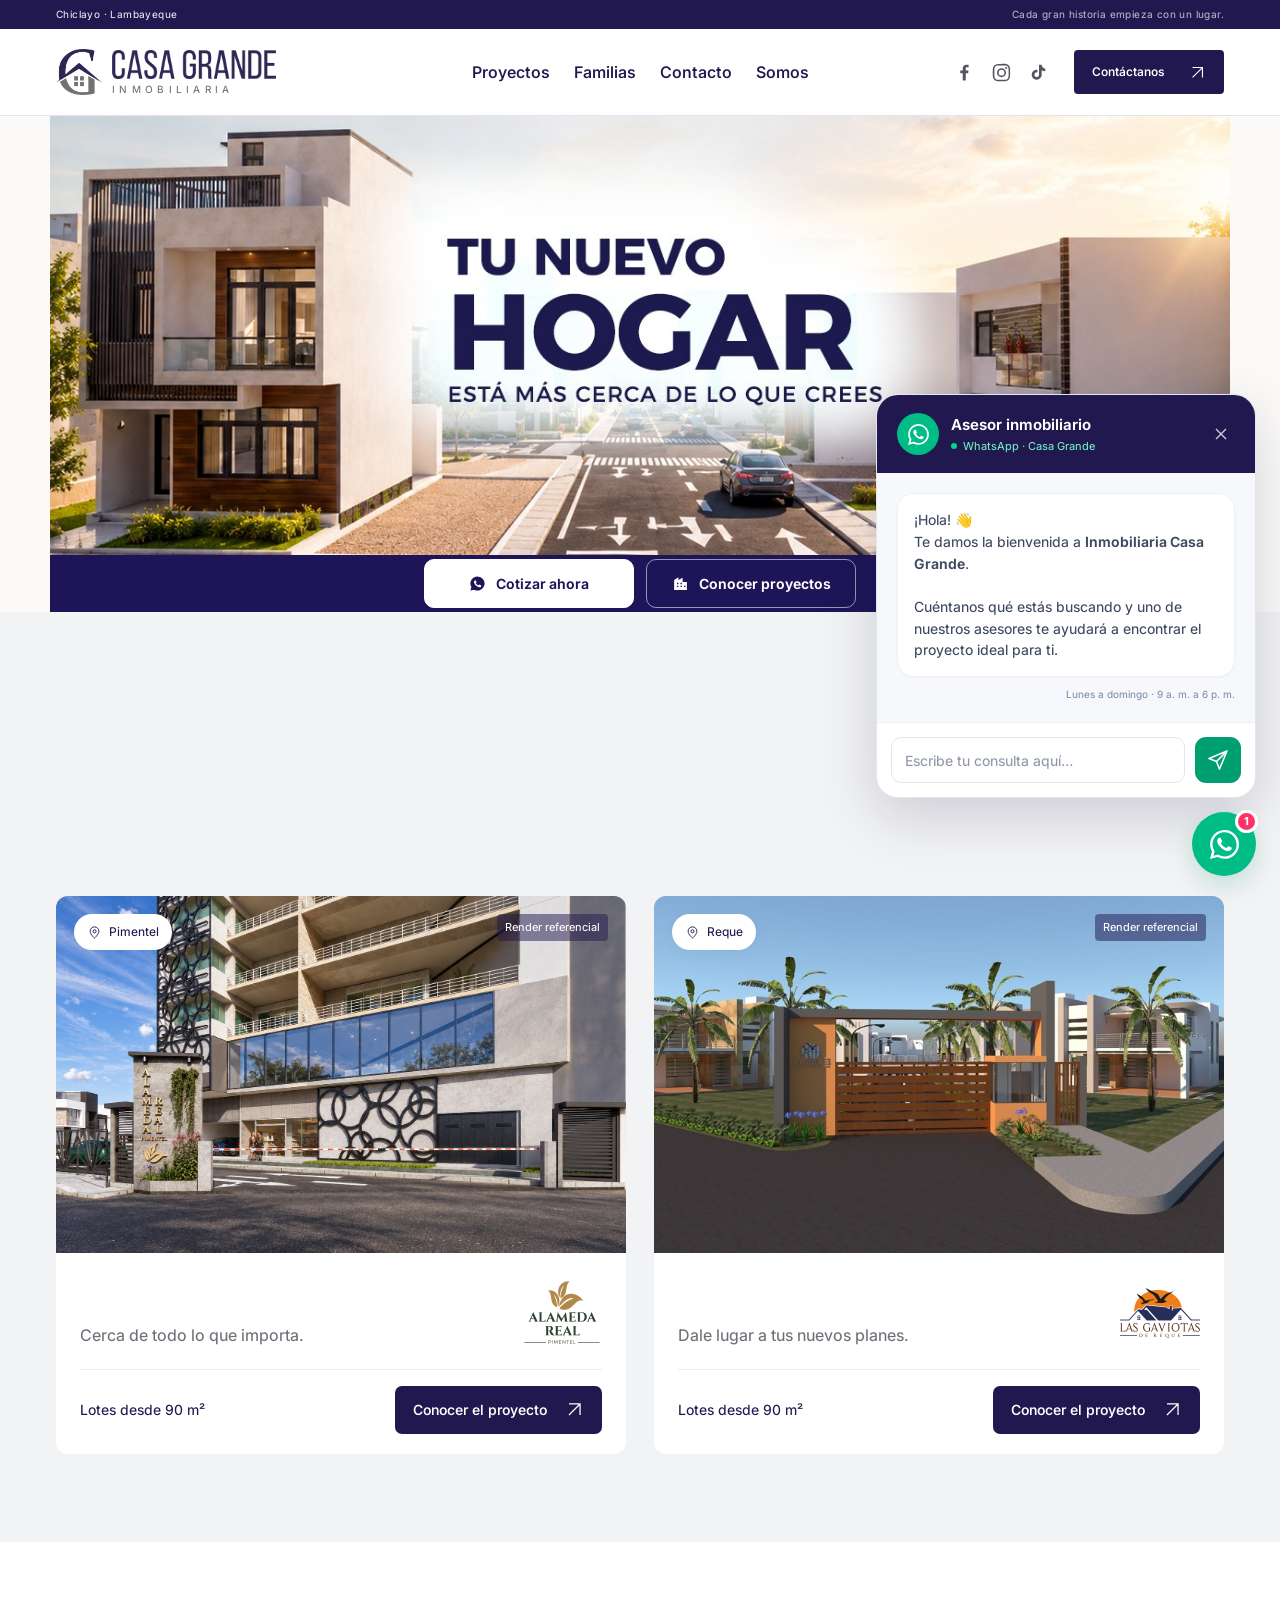
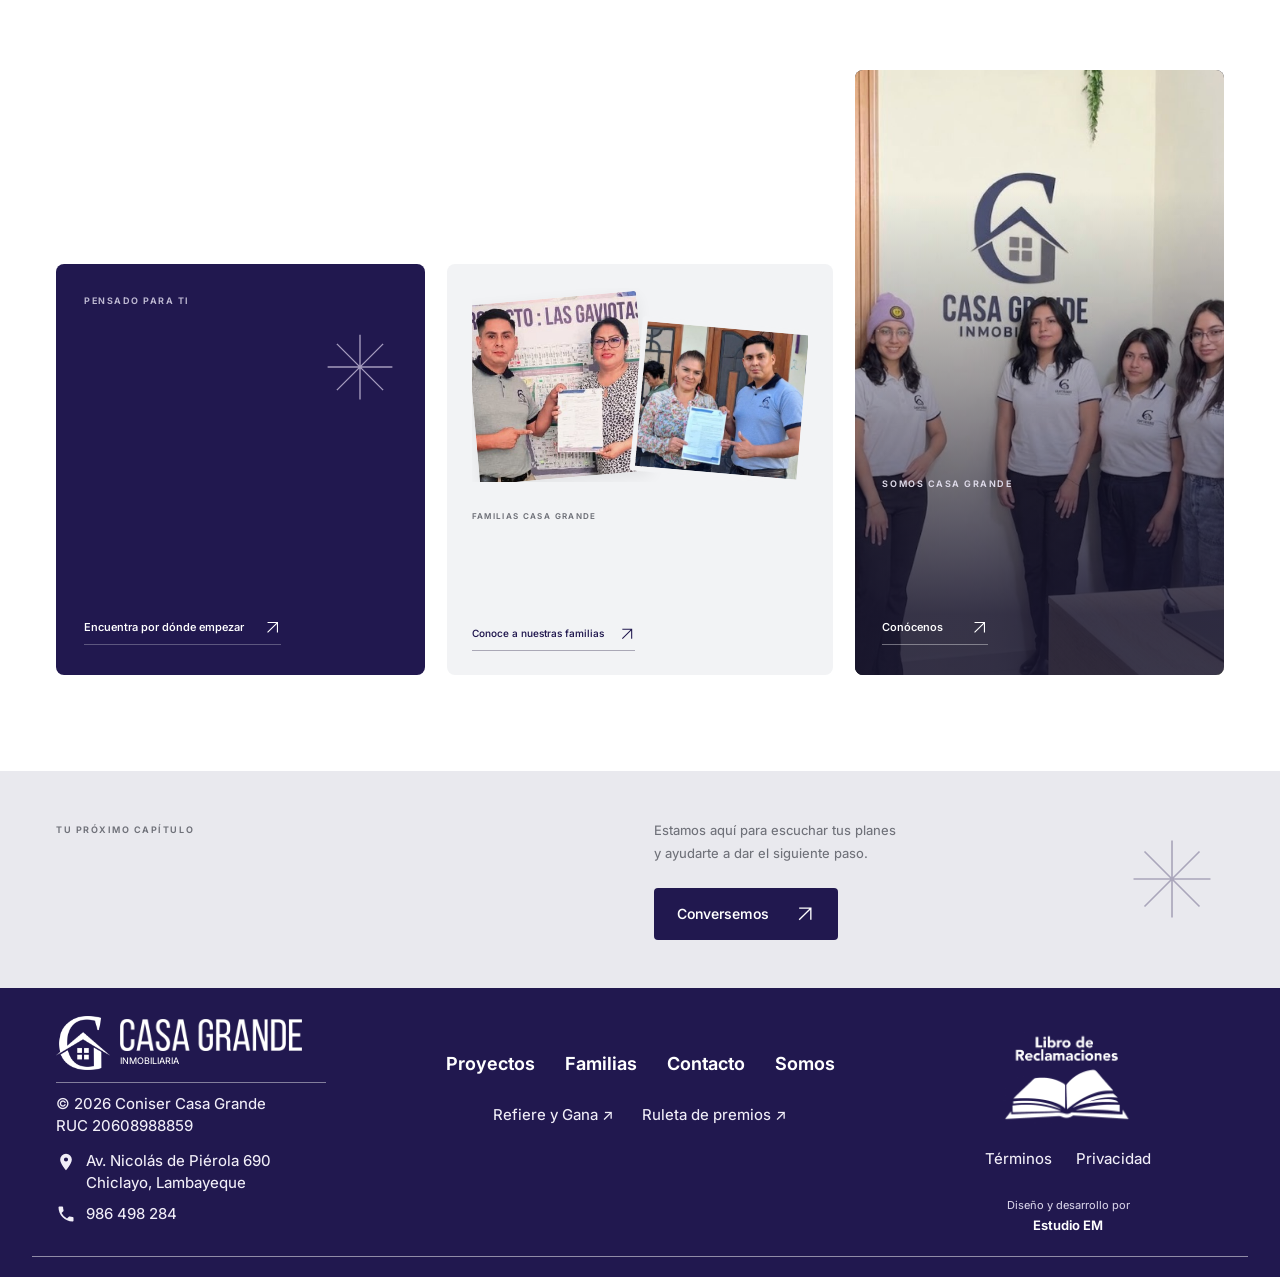
<file: index.html>
<!doctype html><html lang="es"><head><meta charset="utf-8"><meta name="viewport" content="width=device-width, initial-scale=1"><title>Casa Grande Inmobiliaria</title><meta name="description" content="Proyectos inmobiliarios en Pimentel y Reque. Descubre nuestros proyectos y encuentra el lugar para tu próximo paso."><link rel="canonical" href="https://inmobiliariacasagrande.com/"><meta name="theme-color" content="#21184f"><meta property="og:title" content="Casa Grande Inmobiliaria"><meta property="og:description" content="Proyectos inmobiliarios en Pimentel y Reque. Descubre nuestros proyectos y encuentra el lugar para tu próximo paso."><meta property="og:image" content="https://inmobiliariacasagrande.com/img/logo-casa-grande-compartir-20261015.png"><meta property="og:type" content="website"><meta property="og:url" content="https://inmobiliariacasagrande.com/"><meta name="twitter:card" content="summary"><meta name="twitter:image" content="https://inmobiliariacasagrande.com/img/logo-casa-grande-compartir-20261015.png"><link rel="icon" href="favicon-casa-grande-20261015.svg" type="image/svg+xml"><link rel="apple-touch-icon" href="apple-touch-icon.png"><link rel="preconnect" href="https://fonts.googleapis.com"><link rel="preconnect" href="https://fonts.gstatic.com" crossorigin><link href="https://fonts.googleapis.com/css2?family=Inter:wght@400..750&family=Manrope:wght@300..800&display=swap" rel="stylesheet"><link rel="stylesheet" href="redesign.css?v=20261105-panel"><noscript><style>.site-loader{display:none!important}</style></noscript><link rel="preload" as="image" href="img/portada-tu-nuevo-hogar.png"><script defer src="redesign.js?v=20261105-panel"></script></head><body data-page="index"><div class="site-loader" id="site-loader" role="status" aria-label="Cargando Casa Grande Inmobiliaria">
 <div class="loader__box" aria-hidden="true"><div class="carga">
  <svg class="carga__svg" viewBox="0 0 620 622" aria-hidden="true">
   <defs>
    <filter id="cargaAzul" color-interpolation-filters="sRGB"><feFlood flood-color="#21184f"/><feComposite in2="SourceAlpha" operator="in"/></filter>
    <filter id="cargaGris" color-interpolation-filters="sRGB"><feFlood flood-color="#6f7179"/><feComposite in2="SourceAlpha" operator="in"/></filter>
    <mask id="cargaTrazo1"><circle class="carga__pluma carga__pluma--1" cx="310" cy="311" r="230"/></mask>
    <mask id="cargaTrazo2"><circle class="carga__pluma carga__pluma--2" cx="310" cy="311" r="230"/></mask>
   </defs>
   <image href="img/carga-arco.png" x="0" y="0" width="620" height="622" mask="url(#cargaTrazo2)" filter="url(#cargaGris)"/>
   <image href="img/carga-signo.png" x="0" y="0" width="620" height="622" mask="url(#cargaTrazo1)" filter="url(#cargaAzul)"/>
   <image href="img/carga-cuadros.png" x="0" y="0" width="620" height="622" class="carga__cuadros" filter="url(#cargaGris)"/>
  </svg>
  <div class="carga__nombre"><img src="img/logo-texto.png" alt="" width="900" height="159"><span class="carga__inmobiliaria">INMOBILIARIA</span></div>
 </div><div class="loader__bar"><span></span></div></div></div><a class="skip-link" href="#contenido">Saltar al contenido</a>
 <div class="topline"><div class="shell"><span>Chiclayo · Lambayeque</span><span class="topline-message" data-cms="g-franja-1">Cada gran historia empieza con un lugar.</span></div></div>
 <header class="site-header"><div class="shell header-inner"><a class="brand-link" href="index.html" aria-label="Casa Grande Inmobiliaria · Inicio"><span class="brand"><img class="brand-symbol" src="img/logo-marca.png" alt="" width="340" height="341"><span class="brand-name"><img src="img/logo-texto.png" alt="Casa Grande" width="900" height="159"><span>INMOBILIARIA</span></span></span></a>
 <nav id="main-nav" class="main-nav" aria-label="Navegación principal"><a href="proyectos.html">Proyectos</a><a href="familias.html">Familias</a><a href="contacto.html">Contacto</a><a href="somos.html">Somos</a></nav>
 <div class="header-socials" aria-label="Redes sociales"><a href="https://www.facebook.com/casagrandesac.inmobiliaria" target="_blank" rel="noopener" aria-label="Facebook"><svg viewBox="0 0 24 24" aria-hidden="true"><path d="M13.4 21v-8.2h2.8l.4-3.2h-3.2V7.5c0-.9.3-1.6 1.6-1.6h1.7V3.1c-.3 0-1.3-.1-2.5-.1-2.5 0-4.2 1.5-4.2 4.3v2.4H7.2v3.2h2.8V21h3.4z"/></svg></a><a href="https://www.instagram.com/casagrande_inmobiliaria" target="_blank" rel="noopener" aria-label="Instagram"><svg viewBox="0 0 24 24" aria-hidden="true"><path d="M12 2.2c-2.7 0-3 0-4 .06-1.1.05-1.8.22-2.4.47-.7.26-1.2.6-1.8 1.2-.6.6-.94 1.1-1.2 1.8-.25.6-.42 1.3-.47 2.4C2 9.1 2 9.4 2 12s0 2.9.06 4c.05 1.1.22 1.8.47 2.4.26.7.6 1.2 1.2 1.8.6.6 1.1.94 1.8 1.2.6.25 1.3.42 2.4.47 1.1.06 1.4.06 4 .06s2.9 0 4-.06c1.1-.05 1.8-.22 2.4-.47.7-.26 1.2-.6 1.8-1.2.6-.6.94-1.1 1.2-1.8.25-.6.42-1.3.47-2.4.06-1.1.06-1.4.06-4s0-2.9-.06-4c-.05-1.1-.22-1.8-.47-2.4a4.9 4.9 0 0 0-1.2-1.8 4.9 4.9 0 0 0-1.8-1.2c-.6-.25-1.3-.42-2.4-.47-1.1-.06-1.4-.06-4-.06zm0 1.8c2.7 0 3 0 4 .06 1 .04 1.5.2 1.9.34.5.18.8.4 1.1.75.35.35.57.65.75 1.1.15.4.3.9.34 1.9.06 1 .06 1.3.06 4s0 3-.06 4c-.04 1-.2 1.5-.34 1.9-.18.5-.4.8-.75 1.1-.35.35-.65.57-1.1.75-.4.15-.9.3-1.9.34-1 .06-1.3.06-4 .06s-3 0-4-.06c-1-.04-1.5-.2-1.9-.34-.5-.18-.8-.4-1.1-.75a3 3 0 0 1-.75-1.1c-.15-.4-.3-.9-.34-1.9-.06-1-.06-1.3-.06-4s0-3 .06-4c.04-1 .2-1.5.34-1.9.18-.5.4-.8.75-1.1.35-.35.65-.57 1.1-.75.4-.15.9-.3 1.9-.34 1-.06 1.3-.06 4-.06zm0 3.06a5.14 5.14 0 1 0 0 10.28 5.14 5.14 0 0 0 0-10.28zm0 8.48a3.34 3.34 0 1 1 0-6.68 3.34 3.34 0 0 1 0 6.68zm6.54-8.68a1.2 1.2 0 1 1-2.4 0 1.2 1.2 0 0 1 2.4 0z"/></svg></a><a href="https://www.tiktok.com/@casa.grande.inmob" target="_blank" rel="noopener" aria-label="TikTok"><svg viewBox="0 0 24 24" aria-hidden="true"><path d="M16.6 5.8a4.3 4.3 0 0 1-1-2.8h-3v11.5a2.6 2.6 0 1 1-1.8-2.5V8.9a5.7 5.7 0 1 0 4.8 5.6V9.4a7.3 7.3 0 0 0 4.2 1.3V7.7a4.3 4.3 0 0 1-3.2-1.9z"/></svg></a></div>
 <button class="button button-blue header-contact" data-contact>Contáctanos <svg viewBox="0 0 24 24" fill="none" aria-hidden="true"><path d="M5 19 19 5M5 5h14v14" stroke="currentColor" stroke-width="1.6"/></svg></button>
 <button class="menu-toggle icon-button" aria-label="Abrir menú" aria-expanded="false" aria-controls="main-nav"><span></span><span></span></button></div><div class="scroll-line" aria-hidden="true"></div></header><main id="contenido"><section class="published-hero" id="inicio"><div class="hero-desktop">
  <h1 class="visually-hidden">Casa Grande: tu nuevo hogar está más cerca de lo que crees</h1>
  <!-- Portada: una sola imagen a todo el ancho. Los anuncios (ruleta y
       Refiere y Gana) salen aparte, en la ventana del inicio. -->
  <div class="hero__foto hero__foto--una">
    <img src="img/portada-tu-nuevo-hogar.png" width="1280" height="476" fetchpriority="high"
         alt="Tu nuevo hogar está más cerca de lo que crees — Casa Grande Inmobiliaria"  data-cms-img="img-index-1"/>
  </div>

  <div class="hero__cta hero__cta--brand hero__cta--strip">
    <a href="#" class="btn btn--azul" data-contact><span>
      <svg class="btn__ico" viewBox="0 0 24 24" aria-hidden="true"><path d="M12 2a10 10 0 0 0-8.6 15.1L2 22l5.1-1.3A10 10 0 1 0 12 2zm5.3 14.1c-.2.6-1.2 1.2-1.7 1.2-.5.1-1 .1-1.6-.1-.4-.1-.9-.3-1.5-.6-2.6-1.1-4.3-3.8-4.4-4-.1-.2-1-1.4-1-2.6s.6-1.8.9-2.1c.2-.2.5-.3.7-.3h.5c.2 0 .4 0 .6.4l.8 1.9c.1.1.1.3 0 .5l-.3.4-.4.4c-.1.1-.3.3-.1.5.1.3.6 1 1.3 1.6.9.8 1.6 1 1.9 1.2.2.1.4.1.5-.1l.7-.8c.2-.2.3-.2.6-.1l1.8.9c.3.1.4.2.5.3 0 .1 0 .7-.2 1.4z"/></svg>
      Cotizar ahora</span></a>
    <a href="#proyectos" class="btn btn--ghost"><span>
      <svg class="btn__ico" viewBox="0 0 24 24" aria-hidden="true"><path d="M3 21V7l6-4v4l6-3v6h6v11zm4-4h2v-2H7zm0-4h2v-2H7zm5 4h2v-2h-2zm0-4h2v-2h-2zm5 4h2v-2h-2z"/></svg>
      Conocer proyectos</span></a>
  </div>
</div><div class="hero-mobile"><div class="hero-mobile-copy"><span class="eyebrow" data-cms="index-1">UN LUGAR PARA TUS PLANES</span><h1 data-cms="index-2"><span>Tu nuevo hogar.</span><span>Más cerca de lo que crees.</span></h1><p data-cms="index-3">Descubre nuestros proyectos en Pimentel y Reque.</p></div><figure class="hero-mobile-visual"><img src="img/gaviotas-recorrido-01-realista-20261021.png" alt="Visualización de una calle de Las Gaviotas de Reque" width="2514" height="1408" fetchpriority="high" data-cms-img="img-index-2"><figcaption data-cms="index-4">Las Gaviotas de Reque <span>Render referencial</span></figcaption></figure><div class="hero-mobile-actions"><button class="button button-blue" type="button" data-contact>Cotizar ahora <svg viewBox="0 0 24 24" fill="none" aria-hidden="true"><path d="M5 19 19 5M5 5h14v14" stroke="currentColor" stroke-width="1.6"/></svg></button><a class="button hero-mobile-secondary" href="#proyectos">Ver proyectos <svg viewBox="0 0 24 24" fill="none" aria-hidden="true"><path d="M5 19 19 5M5 5h14v14" stroke="currentColor" stroke-width="1.6"/></svg></a></div></div></section>
<section class="section section-tint home-projects" id="proyectos"><div class="shell"><header class="section-heading"><div><span class="eyebrow" data-reveal data-cms="index-5">NUESTROS PROYECTOS</span><h2 data-reveal data-cms="index-6">Lugares que crecen.<br>Inversiones que rinden.</h2></div><div data-reveal><a class="text-link" href="proyectos.html">Ver proyectos <svg viewBox="0 0 24 24" fill="none" aria-hidden="true"><path d="M5 19 19 5M5 5h14v14" stroke="currentColor" stroke-width="1.6"/></svg></a></div></header><div class="project-cards"><article class="project-card" data-reveal><a href="alameda-real.html" class="project-card-link"><div class="project-card-image project-image--alameda"><img src="img/alameda-real-portada-20261015.png" alt="Render referencial de Alameda Real" loading="lazy" width="1672" height="941"><span class="location-label"><svg viewBox="0 0 24 24" fill="none" aria-hidden="true"><path d="M19 10c0 5-7 11-7 11S5 15 5 10a7 7 0 1 1 14 0Z" stroke="currentColor" stroke-width="1.5"/><circle cx="12" cy="10" r="2.5" stroke="currentColor" stroke-width="1.5"/></svg>Pimentel</span><span class="image-note">Render referencial</span></div><div class="project-card-copy"><div><h3>Alameda Real</h3><p>Cerca de todo lo que importa.</p></div><img class="project-logo" src="img/logo-alameda.png" alt="Logotipo de Alameda Real" loading="lazy"></div><div class="project-card-foot"><span>Lotes desde 90 m²</span><span class="project-card-cta">Conocer el proyecto <svg viewBox="0 0 24 24" fill="none" aria-hidden="true"><path d="M5 19 19 5M5 5h14v14" stroke="currentColor" stroke-width="1.6"/></svg></span></div></a></article><article class="project-card" data-reveal><a href="las-gaviotas-de-reque.html" class="project-card-link"><div class="project-card-image project-image--gaviotas"><img src="img/gaviotas-render-portada.jpg" alt="Render referencial de Las Gaviotas de Reque" loading="lazy" width="1672" height="941"><span class="location-label"><svg viewBox="0 0 24 24" fill="none" aria-hidden="true"><path d="M19 10c0 5-7 11-7 11S5 15 5 10a7 7 0 1 1 14 0Z" stroke="currentColor" stroke-width="1.5"/><circle cx="12" cy="10" r="2.5" stroke="currentColor" stroke-width="1.5"/></svg>Reque</span><span class="image-note">Render referencial</span></div><div class="project-card-copy"><div><h3>Las Gaviotas de Reque</h3><p>Dale lugar a tus nuevos planes.</p></div><img class="project-logo" src="img/logo-gaviotas.png" alt="Logotipo de Las Gaviotas de Reque" loading="lazy"></div><div class="project-card-foot"><span>Lotes desde 90 m²</span><span class="project-card-cta">Conocer el proyecto <svg viewBox="0 0 24 24" fill="none" aria-hidden="true"><path d="M5 19 19 5M5 5h14v14" stroke="currentColor" stroke-width="1.6"/></svg></span></div></a></article></div></div></section>
<section class="section home-experience"><div class="shell"><header class="section-heading"><div><span class="eyebrow" data-reveal data-cms="index-7">EL VALOR DE ESTAR CERCA</span><h2 data-reveal data-cms="index-8">Un proyecto es un lugar.<br>La confianza, las personas.</h2><p data-reveal data-cms="index-9">Queremos que cada decisión se sienta más clara y cada paso, más cercano.</p></div></header><div class="experience-grid"><article class="experience-guide" data-reveal><span class="eyebrow" data-cms="index-10">PENSADO PARA TI</span><svg viewBox="0 0 80 80" fill="none" aria-hidden="true"><path d="M40 5v70M5 40h70M15 15l50 50M15 65l50-50" stroke="currentColor" stroke-width="1.5"/></svg><h3 data-cms="index-11">Tu idea.<br>Tu espacio.<br>Tu próximo paso.</h3><button class="text-link" data-open-finder>Encuentra por dónde empezar <svg viewBox="0 0 24 24" fill="none" aria-hidden="true"><path d="M5 19 19 5M5 5h14v14" stroke="currentColor" stroke-width="1.6"/></svg></button></article><a class="experience-family" href="familias.html" data-reveal><div class="family-collage"><img src="img/familia-07.jpg" alt="Una familia recibiendo su documentación" loading="lazy" data-cms-img="img-index-3"><img src="img/familia-01.jpg" alt="Una clienta de Casa Grande" loading="lazy" data-cms-img="img-index-4"></div><span class="eyebrow" data-cms="index-12">FAMILIAS CASA GRANDE</span><h3 data-cms="index-13">Detrás de cada decisión,<br>una nueva historia.</h3><span class="text-link">Conoce a nuestras familias <svg viewBox="0 0 24 24" fill="none" aria-hidden="true"><path d="M5 19 19 5M5 5h14v14" stroke="currentColor" stroke-width="1.6"/></svg></span></a><a class="experience-about" href="somos.html" data-reveal><img src="img/equipo-casa-grande-inicio-20261105.jpg" alt="Equipo de Casa Grande Inmobiliaria en sus oficinas" width="964" height="1536" loading="lazy" data-cms-img="img-index-5"><div><span class="eyebrow" data-cms="index-14">SOMOS CASA GRANDE</span><h3 data-cms="index-15">Un equipo<br>cerca de ti.</h3><span class="text-link">Conócenos <svg viewBox="0 0 24 24" fill="none" aria-hidden="true"><path d="M5 19 19 5M5 5h14v14" stroke="currentColor" stroke-width="1.6"/></svg></span></div></a></div></div></section><section class="cta-section"><div class="shell cta-inner" data-reveal><div><span class="eyebrow" data-cms="g-cierre-1">TU PRÓXIMO CAPÍTULO</span><h2 data-cms="g-cierre-2">Todo empieza<br>con una conversación.</h2></div><div><p data-cms="g-cierre-3">Estamos aquí para escuchar tus planes<br>y ayudarte a dar el siguiente paso.</p><button class="button button-blue" data-contact>Conversemos <svg viewBox="0 0 24 24" fill="none" aria-hidden="true"><path d="M5 19 19 5M5 5h14v14" stroke="currentColor" stroke-width="1.6"/></svg></button></div><svg viewBox="0 0 80 80" fill="none" aria-hidden="true"><path d="M40 5v70M5 40h70M15 15l50 50M15 65l50-50" stroke="currentColor" stroke-width="1.5"/></svg></div></section></main><footer class="site-footer"><div class="shell footer-top"><div class="footer-brand"><a class="footer-brand-link" href="index.html" aria-label="Casa Grande · Inicio"><span class="brand"><img class="brand-symbol" src="img/logo-marca-claro.png" alt="" width="340" height="341"><span class="brand-name"><img src="img/logo-texto-claro.png" alt="Casa Grande" width="900" height="159"><span>INMOBILIARIA</span></span></span></a><span class="footer-copyright">© 2026 Coniser Casa Grande<span class="footer-ruc">RUC 20608988859</span></span><div class="footer-contact"><p class="footer-address"><svg viewBox="0 0 24 24" aria-hidden="true"><path fill="currentColor" fill-rule="evenodd" d="M12 2a7 7 0 0 0-7 7c0 5.25 7 13 7 13s7-7.75 7-13a7 7 0 0 0-7-7Zm0 4.5a2.5 2.5 0 1 1 0 5 2.5 2.5 0 0 1 0-5Z"/></svg><span>Av. Nicolás de Piérola 690<br>Chiclayo, Lambayeque</span></p><a class="footer-phone" href="tel:+51986498284"><svg viewBox="0 0 24 24" aria-hidden="true"><path fill="currentColor" d="M6.62 10.79a15.05 15.05 0 0 0 6.59 6.59l2.2-2.2c.27-.27.67-.36 1.02-.24 1.12.37 2.33.57 3.57.57.55 0 1 .45 1 1V20c0 .55-.45 1-1 1C10.61 21 3 13.39 3 4c0-.55.45-1 1-1h3.5c.55 0 1 .45 1 1 0 1.25.2 2.45.57 3.57.11.35.03.74-.25 1.02l-2.2 2.2Z"/></svg><span>986 498 284</span></a></div></div><div class="footer-navigation"><div class="footer-links"><a href="proyectos.html">Proyectos</a><a href="familias.html">Familias</a><a href="contacto.html">Contacto</a><a href="somos.html">Somos</a></div><div class="footer-promotions"><a class="footer-secondary" href="refiere.html">Refiere y Gana ↗</a><a class="footer-secondary" href="ruleta.html">Ruleta de premios ↗</a></div></div>
 <div class="footer-legal"><a class="footer-complaints" href="libro-reclamaciones.html" aria-label="Abrir Libro de Reclamaciones"><img src="img/libro-reclamaciones.png" alt="Libro de Reclamaciones" width="1097" height="800" loading="lazy"></a><div class="footer-legal-links"><a href="terminos.html">Términos</a><a href="politica-privacidad.html">Privacidad</a></div><a class="footer-credit" href="https://www.estudioemperu.com" rel="noreferrer"><span>Diseño y desarrollo por</span><strong>Estudio EM</strong></a></div></div><div class="footer-rule" aria-hidden="true"></div></footer><aside class="wa-chat" data-wa-chat aria-label="Atención por WhatsApp">
 <section class="wa-chat__panel" id="whatsapp-chat" aria-labelledby="whatsapp-chat-title" hidden>
 <header class="wa-chat__header"><span class="wa-chat__avatar"><svg viewBox="0 0 24 24" aria-hidden="true"><path fill="currentColor" d="M12.04 2C6.58 2 2.13 6.45 2.13 11.91c0 1.75.46 3.46 1.32 4.96L2 22l5.25-1.38a9.9 9.9 0 0 0 4.79 1.22h.01c5.46 0 9.91-4.45 9.91-9.91 0-2.65-1.03-5.14-2.9-7.01A9.82 9.82 0 0 0 12.04 2zm0 18.15h-.01a8.2 8.2 0 0 1-4.19-1.15l-.3-.18-3.12.82.83-3.04-.2-.31a8.19 8.19 0 0 1-1.26-4.38c0-4.54 3.7-8.23 8.25-8.23 2.2 0 4.27.86 5.83 2.42a8.18 8.18 0 0 1 2.41 5.82c0 4.54-3.7 8.23-8.24 8.23zm4.52-6.16c-.25-.12-1.47-.72-1.69-.81-.23-.08-.39-.12-.56.13-.16.24-.64.8-.79.97-.14.16-.29.18-.54.06-.25-.12-1.05-.39-1.99-1.23-.74-.66-1.23-1.47-1.38-1.72-.14-.25-.01-.38.11-.5.11-.11.25-.29.37-.43.12-.15.16-.25.25-.41.08-.17.04-.31-.02-.43-.06-.12-.56-1.34-.76-1.84-.2-.48-.4-.42-.56-.43h-.47c-.16 0-.43.06-.65.31-.22.25-.85.83-.85 2.03s.87 2.35.99 2.51c.12.16 1.71 2.61 4.15 3.66.58.25 1.03.4 1.39.51.58.19 1.11.16 1.53.1.47-.07 1.47-.6 1.67-1.18.21-.58.21-1.07.15-1.18-.06-.11-.22-.17-.47-.29z"/></svg></span><div><strong id="whatsapp-chat-title">Asesor inmobiliario</strong><span class="wa-chat__status"><i aria-hidden="true"></i>WhatsApp · Casa Grande</span></div><button class="wa-chat__close" type="button" data-wa-chat-close aria-label="Cerrar cuadro de WhatsApp"><svg viewBox="0 0 24 24" fill="none" aria-hidden="true"><path d="m6 6 12 12M18 6 6 18" stroke="currentColor" stroke-width="1.6"/></svg></button></header>
 <div class="wa-chat__body"><p class="wa-chat__message">¡Hola! 👋<br>Te damos la bienvenida a <strong>Inmobiliaria Casa Grande</strong>.<br><br>Cuéntanos qué estás buscando y uno de nuestros asesores te ayudará a encontrar el proyecto ideal para ti.</p><p class="wa-chat__hours">Lunes a domingo · 9 a. m. a 6 p. m.</p></div>
 <form class="wa-chat__form" data-wa-chat-form><label for="whatsapp-chat-message" class="visually-hidden">Tu consulta para Casa Grande</label><input id="whatsapp-chat-message" name="consulta" type="text" placeholder="Escribe tu consulta aquí…" autocomplete="off" maxlength="1000" required><button class="wa-chat__send" type="submit" aria-label="Continuar en WhatsApp"><svg viewBox="0 0 24 24" fill="none" aria-hidden="true"><path d="m21 3-7.5 18-3-7.5L3 10.5 21 3ZM21 3 10.5 13.5" stroke="currentColor" stroke-width="1.6" stroke-linejoin="round" stroke-linecap="round"/></svg></button></form>
 </section>
 <button class="wa-chat__launcher" type="button" data-wa-chat-toggle aria-label="WhatsApp: 1 mensaje" aria-expanded="false" aria-controls="whatsapp-chat"><svg viewBox="0 0 24 24" aria-hidden="true"><path fill="currentColor" d="M12.04 2C6.58 2 2.13 6.45 2.13 11.91c0 1.75.46 3.46 1.32 4.96L2 22l5.25-1.38a9.9 9.9 0 0 0 4.79 1.22h.01c5.46 0 9.91-4.45 9.91-9.91 0-2.65-1.03-5.14-2.9-7.01A9.82 9.82 0 0 0 12.04 2zm0 18.15h-.01a8.2 8.2 0 0 1-4.19-1.15l-.3-.18-3.12.82.83-3.04-.2-.31a8.19 8.19 0 0 1-1.26-4.38c0-4.54 3.7-8.23 8.25-8.23 2.2 0 4.27.86 5.83 2.42a8.18 8.18 0 0 1 2.41 5.82c0 4.54-3.7 8.23-8.24 8.23zm4.52-6.16c-.25-.12-1.47-.72-1.69-.81-.23-.08-.39-.12-.56.13-.16.24-.64.8-.79.97-.14.16-.29.18-.54.06-.25-.12-1.05-.39-1.99-1.23-.74-.66-1.23-1.47-1.38-1.72-.14-.25-.01-.38.11-.5.11-.11.25-.29.37-.43.12-.15.16-.25.25-.41.08-.17.04-.31-.02-.43-.06-.12-.56-1.34-.76-1.84-.2-.48-.4-.42-.56-.43h-.47c-.16 0-.43.06-.65.31-.22.25-.85.83-.85 2.03s.87 2.35.99 2.51c.12.16 1.71 2.61 4.15 3.66.58.25 1.03.4 1.39.51.58.19 1.11.16 1.53.1.47-.07 1.47-.6 1.67-1.18.21-.58.21-1.07.15-1.18-.06-.11-.22-.17-.47-.29z"/></svg><span class="wa-chat__badge" aria-hidden="true">1</span></button>
 </aside><dialog class="contact-dialog" id="contact-dialog" aria-labelledby="contact-dialog-title"><div class="contact-dialog-inner"><button class="dialog-close icon-button" data-close-dialog aria-label="Cerrar consulta"><svg viewBox="0 0 24 24" fill="none" aria-hidden="true"><path d="m6 6 12 12M18 6 6 18" stroke="currentColor" stroke-width="1.6"/></svg></button><span class="eyebrow" data-cms="g-consulta-1">ESTAMOS CERCA</span><h2 id="contact-dialog-title" data-cms="g-consulta-2">Tu próximo paso,<br>con Casa Grande.</h2><p class="muted" data-cms="g-consulta-3">Cuéntanos qué tienes en mente. Nuestro equipo te ayuda a conocer los proyectos y coordinar una visita.</p><form class="consult-form" data-consult-form>
 <div class="form-fields"><div class="field-row"><label for="panel-name">Nombre completo <span>*</span></label><input id="panel-name" name="nombre" autocomplete="name" placeholder="¿Cómo te llamas?" required maxlength="90"></div>
 <div class="field-row"><label for="panel-phone">Celular / WhatsApp <span>*</span></label><input id="panel-phone" name="celular" type="tel" inputmode="tel" autocomplete="tel" placeholder="Tu número de contacto" pattern="[0-9+\s\(\)\-]{9,18}" required maxlength="18"></div>
 <div class="field-row"><label for="panel-project">¿Qué proyecto te interesa?</label><select id="panel-project" name="proyecto"><option value="">Quiero ayuda para elegir</option><option>Alameda Real · Pimentel</option><option>Las Gaviotas de Reque</option></select></div>
 <div class="field-row"><label for="panel-purpose">Me gustaría</label><select id="panel-purpose" name="motivo"><option>Recibir información del proyecto</option><option>Coordinar una visita</option><option>Consultar opciones de pago</option></select></div>
 <label class="consent"><input type="checkbox" name="consentimiento" required><span>Acepto la <a href="politica-privacidad.html" target="_blank" rel="noopener">política de privacidad</a> y el tratamiento de mis datos para recibir información.</span></label>
 <button class="button button-blue button-full" type="submit">Preparar mi consulta <svg viewBox="0 0 24 24" fill="none" aria-hidden="true"><path d="M5 19 19 5M5 5h14v14" stroke="currentColor" stroke-width="1.6"/></svg></button><p class="form-helper">Revisarás tu mensaje antes de abrir WhatsApp.</p></div>
 <div class="form-review" hidden><span class="review-check"><svg viewBox="0 0 24 24" fill="none" aria-hidden="true"><path d="m5 12 4 4L19 6" stroke="currentColor" stroke-width="1.7"/></svg></span><h3>Tu consulta está lista.</h3><p data-review-summary></p><a class="button button-blue button-full" data-review-link target="_blank" rel="noopener" href="https://wa.me/51986498284">Abrir WhatsApp <svg viewBox="0 0 24 24" fill="none" aria-hidden="true"><path d="M5 19 19 5M5 5h14v14" stroke="currentColor" stroke-width="1.6"/></svg></a><button class="text-button" type="button" data-edit-consult>Editar mis datos</button></div></form></div></dialog>
 <dialog class="finder-dialog" id="finder-dialog" aria-labelledby="finder-title"><button class="dialog-close icon-button" data-close-dialog aria-label="Cerrar selector de proyecto"><svg viewBox="0 0 24 24" fill="none" aria-hidden="true"><path d="m6 6 12 12M18 6 6 18" stroke="currentColor" stroke-width="1.6"/></svg></button><div class="finder-intro"><span class="eyebrow" data-cms="g-buscador-1">EMPECEMOS POR TI</span><h2 id="finder-title" data-cms="g-buscador-2">¿Dónde imaginas<br>tu próximo paso?</h2><p data-cms="g-buscador-3">Elige una ubicación y conoce lo que tenemos para ti.</p><div class="finder-symbol" aria-hidden="true"><svg viewBox="0 0 80 80" fill="none" aria-hidden="true"><path d="M40 5v70M5 40h70M15 15l50 50M15 65l50-50" stroke="currentColor" stroke-width="1.5"/></svg></div></div><div class="finder-body"><div data-finder-choices><button class="finder-choice" data-finder="alameda"><span class="finder-choice-photo"><img src="img/alameda-real-portada-20261015.png" alt="" loading="lazy"></span><span><small>Pimentel</small><strong>Alameda Real</strong></span><svg viewBox="0 0 24 24" fill="none" aria-hidden="true"><path d="M5 19 19 5M5 5h14v14" stroke="currentColor" stroke-width="1.6"/></svg></button><button class="finder-choice" data-finder="gaviotas"><span class="finder-choice-photo"><img src="img/gaviotas-render-portada.jpg" alt="" loading="lazy"></span><span><small>Reque</small><strong>Las Gaviotas de Reque</strong></span><svg viewBox="0 0 24 24" fill="none" aria-hidden="true"><path d="M5 19 19 5M5 5h14v14" stroke="currentColor" stroke-width="1.6"/></svg></button><button class="finder-help" data-finder="help">Todavía no lo sé. Quiero asesoría <svg viewBox="0 0 24 24" fill="none" aria-hidden="true"><path d="M5 19 19 5M5 5h14v14" stroke="currentColor" stroke-width="1.6"/></svg></button></div><div data-finder-result hidden></div></div></dialog>
 <dialog class="lightbox-dialog" id="photo-dialog" aria-label="Fotografía ampliada"><button class="lightbox-close icon-button" data-close-dialog aria-label="Cerrar fotografía"><svg viewBox="0 0 24 24" fill="none" aria-hidden="true"><path d="m6 6 12 12M18 6 6 18" stroke="currentColor" stroke-width="1.6"/></svg></button><button class="lightbox-prev icon-button" data-photo-prev aria-label="Fotografía anterior"><svg viewBox="0 0 24 24" fill="none" aria-hidden="true"><path d="m9 5 7 7-7 7" stroke="currentColor" stroke-width="1.6"/></svg></button><figure><img data-photo-full alt=""><figcaption data-photo-caption></figcaption></figure><button class="lightbox-next icon-button" data-photo-next aria-label="Fotografía siguiente"><svg viewBox="0 0 24 24" fill="none" aria-hidden="true"><path d="m9 5 7 7-7 7" stroke="currentColor" stroke-width="1.6"/></svg></button><span class="lightbox-count" data-photo-count></span></dialog><script type="application/json" id="project-data">[{"key": "alameda", "slug": "alameda-real", "name": "Alameda Real", "city": "Pimentel", "logo": "logo-alameda.png", "cover": "alameda-real-portada-20261015.png", "tagline": "Cerca de todo lo que importa.", "desc": "Un espacio para tu próximo proyecto de vida en Pimentel, a filo de pista y frente a la Universidad de Chiclayo.", "facts": [["90 m²", "Lotes desde"], ["A filo de pista", "Acceso"], ["3 minutos", "De Chiclayo"]], "benefits": ["A filo de pista, frente a la Universidad de Chiclayo.", "A metros del Hospital Luis Heysen.", "Cerca de colegios y universidades.", "A 12 minutos de la playa de Pimentel."], "photos": [{"src": "img/alameda-real-r1-realista-20261015.png", "alt": "Visualización de la fachada de Alameda Real en Pimentel, retocada para mayor realismo", "caption": "Fachada · render referencial retocado", "event": false, "render": false}, {"src": "img/alameda-real-r3-realista-20261021.png", "alt": "Vista frontal del edificio y del ingreso de Alameda Real en Pimentel · render referencial", "caption": "Fachada principal · render referencial", "event": false, "render": false}, {"src": "img/alameda-real-r8-realista-20261021.png", "alt": "Vista de una vía interior con viviendas de Alameda Real · render referencial", "caption": "Vía interior · render referencial", "event": false, "render": false}, {"src": "img/alameda-real-r11-realista-20261021.png", "alt": "Intersección y calles interiores de Alameda Real · render referencial", "caption": "Calles interiores · render referencial", "event": false, "render": false}, {"src": "img/alameda-real-r13-realista-20261021.png", "alt": "Vista del edificio residencial de Alameda Real · render referencial", "caption": "Edificio residencial · render referencial", "event": false, "render": false}]}, {"key": "gaviotas", "slug": "las-gaviotas-de-reque", "name": "Las Gaviotas de Reque", "city": "Reque", "logo": "logo-gaviotas.png", "cover": "gaviotas-render-portada.jpg", "tagline": "Dale lugar a tus nuevos planes.", "desc": "Lotes para vivienda, comercio o uso mixto. Descubre el proyecto y su conexión con los principales puntos de Reque.", "facts": [["90 m²", "Lotes desde"], ["Independizados", "Lotes"], ["15 minutos", "De Chiclayo"]], "benefits": ["A 4 minutos de la ciudad de Reque.", "Cerca del Centro de Salud y del nuevo mercado.", "Colegio Diego Ferré Sosa y Escuela Técnica PNP.", "Cerca del nuevo puerto de Etén y de la playa."], "photos": [{"src": "img/gaviotas-render-portada.jpg", "alt": "Render de la portada de ingreso del proyecto", "caption": "Portada de ingreso · render", "event": false, "render": true}, {"src": "img/gaviotas-recorrido-01-realista-20261021.png", "alt": "Vía interior con viviendas y palmeras de Las Gaviotas de Reque · render referencial", "caption": "Vía interior · render referencial", "event": false, "render": false}, {"src": "img/gaviotas-recorrido-02-realista-20261021.png", "alt": "Intersección y losa deportiva de Las Gaviotas de Reque · render referencial", "caption": "Losa deportiva · render referencial", "event": false, "render": false}, {"src": "img/gaviotas-recorrido-03-realista-20261021.png", "alt": "Viviendas y juegos infantiles de Las Gaviotas de Reque · render referencial", "caption": "Juegos infantiles · render referencial", "event": false, "render": false}, {"src": "img/gaviotas-recorrido-04-realista-20261021.png", "alt": "Calle y áreas comunes con palmeras de Las Gaviotas de Reque · render referencial", "caption": "Áreas comunes · render referencial", "event": false, "render": false}]}]</script></body></html>
</file>
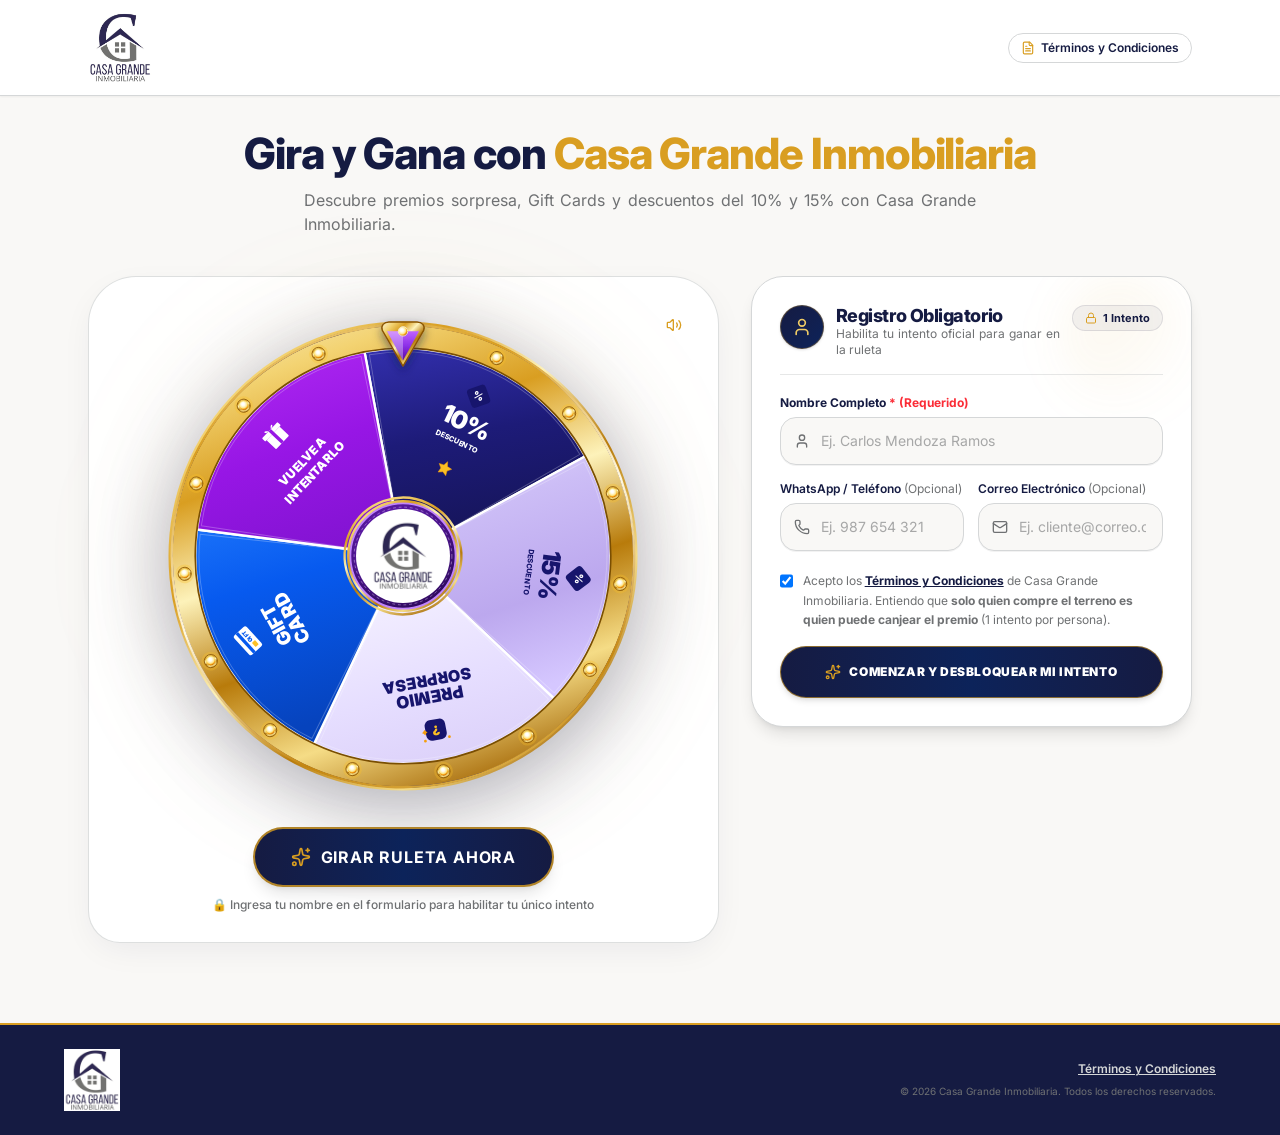
<file: ruleta-app/index.html>
<!doctype html>
<html lang="es">
  <head>
    <meta charset="UTF-8" />
    <meta name="viewport" content="width=device-width, initial-scale=1.0" />
    <title>Ruleta de Premios Casa Grande Inmobiliaria</title>
    <meta name="description" content="Ruleta interactiva oficial de Casa Grande Inmobiliaria con premios, descuentos y registro de participantes para adquisición de lotes." />
    <meta property="og:title" content="Ruleta de Premios Casa Grande Inmobiliaria" />
    <meta property="og:description" content="Ruleta interactiva oficial de Casa Grande Inmobiliaria con premios, descuentos y registro de participantes para adquisición de lotes." />
    <meta property="og:type" content="website" />
    <meta name="twitter:card" content="summary_large_image" />
    <script defer src="assets/index-BSR-W-h0-cg2.js"></script>
    <link rel="stylesheet" href="assets/index-B5e4GH_E.css">
  <link rel="preconnect" href="https://fonts.googleapis.com">
<link rel="preconnect" href="https://fonts.gstatic.com" crossorigin>
<link href="https://fonts.googleapis.com/css2?family=Inter:wght@300;400;500;600;700;800;900&display=swap" rel="stylesheet">
<link rel="stylesheet" href="/typography.css?v=20261014-inter" />
<link rel="icon" href="/favicon.ico?v=20261015-logo" sizes="16x16 32x32 48x48" type="image/x-icon">
<link rel="icon" href="/favicon-casa-grande-20261015.svg" sizes="any" type="image/svg+xml">
<link rel="apple-touch-icon" href="/apple-touch-icon.png?v=20261015-logo" sizes="180x180">
</head>
  <body class="bg-[#F9F8F6] text-[#151B42] antialiased selection:bg-[#B18A49] selection:text-white">
    <div id="root"></div>
  </body>
</html>
</file>
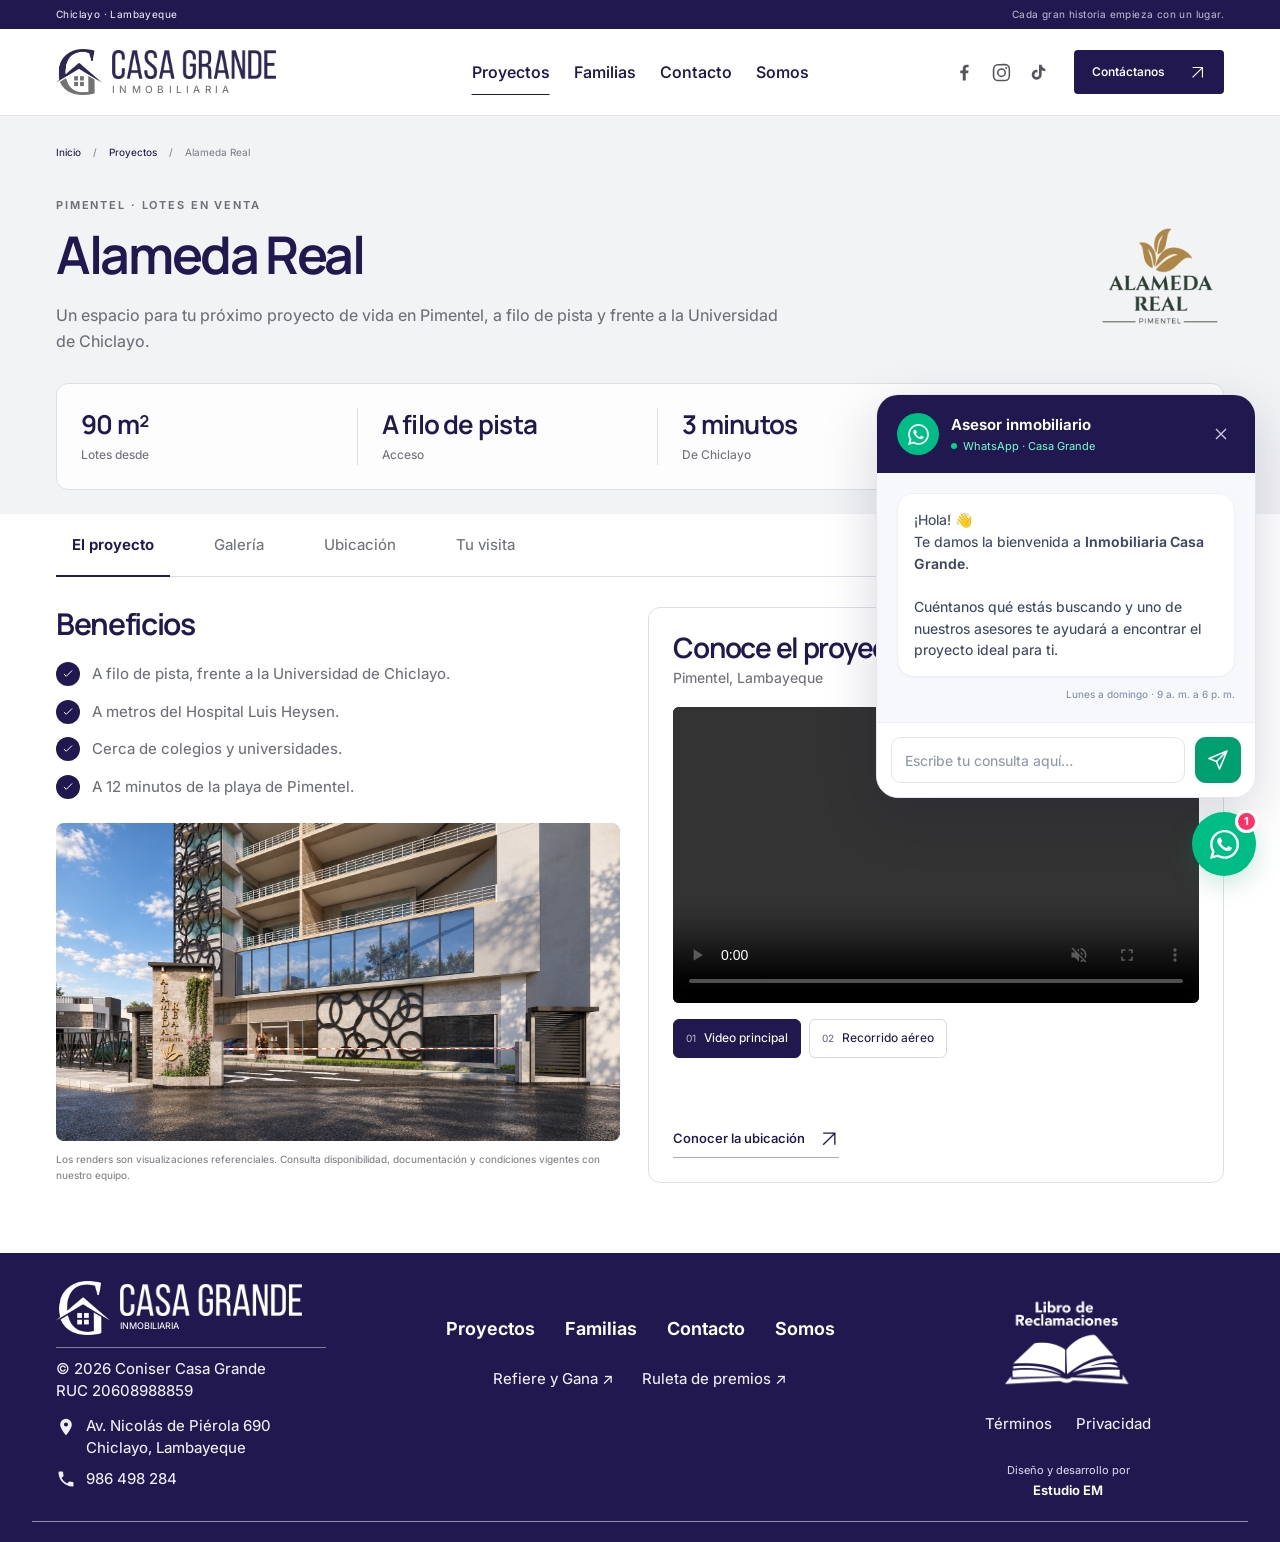
<file: alameda-real.html>
<!doctype html><html lang="es"><head><meta charset="utf-8"><meta name="viewport" content="width=device-width, initial-scale=1"><title>Alameda Real | Casa Grande Inmobiliaria</title><meta name="description" content="Un espacio para tu próximo proyecto de vida en Pimentel, a filo de pista y frente a la Universidad de Chiclayo."><link rel="canonical" href="https://inmobiliariacasagrande.com/alameda-real"><meta name="theme-color" content="#21184f"><meta property="og:title" content="Alameda Real | Casa Grande Inmobiliaria"><meta property="og:description" content="Un espacio para tu próximo proyecto de vida en Pimentel, a filo de pista y frente a la Universidad de Chiclayo."><meta property="og:image" content="https://inmobiliariacasagrande.com/img/logo-casa-grande-compartir-20261015.png"><meta property="og:type" content="website"><meta property="og:url" content="https://inmobiliariacasagrande.com/alameda-real"><meta name="twitter:card" content="summary"><meta name="twitter:image" content="https://inmobiliariacasagrande.com/img/logo-casa-grande-compartir-20261015.png"><link rel="icon" href="favicon-casa-grande-20261015.svg" type="image/svg+xml"><link rel="apple-touch-icon" href="apple-touch-icon.png"><link rel="preconnect" href="https://fonts.googleapis.com"><link rel="preconnect" href="https://fonts.gstatic.com" crossorigin><link href="https://fonts.googleapis.com/css2?family=Inter:wght@400..750&family=Manrope:wght@300..800&display=swap" rel="stylesheet"><link rel="stylesheet" href="redesign.css?v=20261105-panel"><script defer src="redesign.js?v=20261105-panel"></script></head><body data-page="alameda-real"><a class="skip-link" href="#contenido">Saltar al contenido</a>
 <div class="topline"><div class="shell"><span>Chiclayo · Lambayeque</span><span class="topline-message" data-cms="g-franja-1">Cada gran historia empieza con un lugar.</span></div></div>
 <header class="site-header"><div class="shell header-inner"><a class="brand-link" href="index.html" aria-label="Casa Grande Inmobiliaria · Inicio"><span class="brand"><img class="brand-symbol" src="img/logo-marca.png" alt="" width="340" height="341"><span class="brand-name"><img src="img/logo-texto.png" alt="Casa Grande" width="900" height="159"><span>INMOBILIARIA</span></span></span></a>
 <nav id="main-nav" class="main-nav" aria-label="Navegación principal"><a href="proyectos.html" aria-current="page">Proyectos</a><a href="familias.html">Familias</a><a href="contacto.html">Contacto</a><a href="somos.html">Somos</a></nav>
 <div class="header-socials" aria-label="Redes sociales"><a href="https://www.facebook.com/casagrandesac.inmobiliaria" target="_blank" rel="noopener" aria-label="Facebook"><svg viewBox="0 0 24 24" aria-hidden="true"><path d="M13.4 21v-8.2h2.8l.4-3.2h-3.2V7.5c0-.9.3-1.6 1.6-1.6h1.7V3.1c-.3 0-1.3-.1-2.5-.1-2.5 0-4.2 1.5-4.2 4.3v2.4H7.2v3.2h2.8V21h3.4z"/></svg></a><a href="https://www.instagram.com/casagrande_inmobiliaria" target="_blank" rel="noopener" aria-label="Instagram"><svg viewBox="0 0 24 24" aria-hidden="true"><path d="M12 2.2c-2.7 0-3 0-4 .06-1.1.05-1.8.22-2.4.47-.7.26-1.2.6-1.8 1.2-.6.6-.94 1.1-1.2 1.8-.25.6-.42 1.3-.47 2.4C2 9.1 2 9.4 2 12s0 2.9.06 4c.05 1.1.22 1.8.47 2.4.26.7.6 1.2 1.2 1.8.6.6 1.1.94 1.8 1.2.6.25 1.3.42 2.4.47 1.1.06 1.4.06 4 .06s2.9 0 4-.06c1.1-.05 1.8-.22 2.4-.47.7-.26 1.2-.6 1.8-1.2.6-.6.94-1.1 1.2-1.8.25-.6.42-1.3.47-2.4.06-1.1.06-1.4.06-4s0-2.9-.06-4c-.05-1.1-.22-1.8-.47-2.4a4.9 4.9 0 0 0-1.2-1.8 4.9 4.9 0 0 0-1.8-1.2c-.6-.25-1.3-.42-2.4-.47-1.1-.06-1.4-.06-4-.06zm0 1.8c2.7 0 3 0 4 .06 1 .04 1.5.2 1.9.34.5.18.8.4 1.1.75.35.35.57.65.75 1.1.15.4.3.9.34 1.9.06 1 .06 1.3.06 4s0 3-.06 4c-.04 1-.2 1.5-.34 1.9-.18.5-.4.8-.75 1.1-.35.35-.65.57-1.1.75-.4.15-.9.3-1.9.34-1 .06-1.3.06-4 .06s-3 0-4-.06c-1-.04-1.5-.2-1.9-.34-.5-.18-.8-.4-1.1-.75a3 3 0 0 1-.75-1.1c-.15-.4-.3-.9-.34-1.9-.06-1-.06-1.3-.06-4s0-3 .06-4c.04-1 .2-1.5.34-1.9.18-.5.4-.8.75-1.1.35-.35.65-.57 1.1-.75.4-.15.9-.3 1.9-.34 1-.06 1.3-.06 4-.06zm0 3.06a5.14 5.14 0 1 0 0 10.28 5.14 5.14 0 0 0 0-10.28zm0 8.48a3.34 3.34 0 1 1 0-6.68 3.34 3.34 0 0 1 0 6.68zm6.54-8.68a1.2 1.2 0 1 1-2.4 0 1.2 1.2 0 0 1 2.4 0z"/></svg></a><a href="https://www.tiktok.com/@casa.grande.inmob" target="_blank" rel="noopener" aria-label="TikTok"><svg viewBox="0 0 24 24" aria-hidden="true"><path d="M16.6 5.8a4.3 4.3 0 0 1-1-2.8h-3v11.5a2.6 2.6 0 1 1-1.8-2.5V8.9a5.7 5.7 0 1 0 4.8 5.6V9.4a7.3 7.3 0 0 0 4.2 1.3V7.7a4.3 4.3 0 0 1-3.2-1.9z"/></svg></a></div>
 <button class="button button-blue header-contact" data-contact>Contáctanos <svg viewBox="0 0 24 24" fill="none" aria-hidden="true"><path d="M5 19 19 5M5 5h14v14" stroke="currentColor" stroke-width="1.6"/></svg></button>
 <button class="menu-toggle icon-button" aria-label="Abrir menú" aria-expanded="false" aria-controls="main-nav"><span></span><span></span></button></div><div class="scroll-line" aria-hidden="true"></div></header><main id="contenido"><section class="project-page-head section-tint"><div class="shell"><div class="breadcrumbs"><a href="index.html">Inicio</a><span>/</span><a href="proyectos.html">Proyectos</a><span>/</span><span>Alameda Real</span></div><div class="project-head-main"><div><span class="eyebrow" data-reveal>PIMENTEL · LOTES EN VENTA</span><h1 data-reveal>Alameda Real</h1><p data-reveal>Un espacio para tu próximo proyecto de vida en Pimentel, a filo de pista y frente a la Universidad de Chiclayo.</p></div><img class="project-page-logo" src="img/logo-alameda.png" alt="Logotipo de Alameda Real"></div><div class="project-facts" data-reveal><div><strong>90 m²</strong><span>Lotes desde</span></div><div><strong>A filo de pista</strong><span>Acceso</span></div><div><strong>3 minutos</strong><span>De Chiclayo</span></div><button class="button button-blue" data-contact data-selected-project="Alameda Real">Consultar proyecto <svg viewBox="0 0 24 24" fill="none" aria-hidden="true"><path d="M5 19 19 5M5 5h14v14" stroke="currentColor" stroke-width="1.6"/></svg></button></div></div></section>
 <section class="project-workspace"><div class="shell"><div class="project-tabs" role="tablist" aria-label="Información de Alameda Real"><button role="tab" id="tab-summary" aria-controls="panel-summary" aria-selected="true" tabindex="0" data-tab="summary">El proyecto</button><button role="tab" id="tab-gallery" aria-controls="panel-gallery" aria-selected="false" tabindex="-1" data-tab="gallery">Galería</button><button role="tab" id="tab-location" aria-controls="panel-location" aria-selected="false" tabindex="-1" data-tab="location">Ubicación</button><button role="tab" id="tab-visit" aria-controls="panel-visit" aria-selected="false" tabindex="-1" data-tab="visit">Tu visita</button></div><section class="project-tab-panel" id="panel-summary" role="tabpanel" aria-labelledby="tab-summary"><div class="project-overview"><div class="project-benefits"><h2 class="project-section-title">Beneficios</h2><ul class="benefit-list"><li><svg viewBox="0 0 24 24" fill="none" aria-hidden="true"><path d="m5 12 4 4L19 6" stroke="currentColor" stroke-width="1.7"/></svg><span>A filo de pista, frente a la Universidad de Chiclayo.</span></li><li><svg viewBox="0 0 24 24" fill="none" aria-hidden="true"><path d="m5 12 4 4L19 6" stroke="currentColor" stroke-width="1.7"/></svg><span>A metros del Hospital Luis Heysen.</span></li><li><svg viewBox="0 0 24 24" fill="none" aria-hidden="true"><path d="m5 12 4 4L19 6" stroke="currentColor" stroke-width="1.7"/></svg><span>Cerca de colegios y universidades.</span></li><li><svg viewBox="0 0 24 24" fill="none" aria-hidden="true"><path d="m5 12 4 4L19 6" stroke="currentColor" stroke-width="1.7"/></svg><span>A 12 minutos de la playa de Pimentel.</span></li></ul><section class="gallery-widget gallery-widget--compact " data-gallery data-gallery-interval="2000" aria-label="Fotografías de Alameda Real" aria-roledescription="carrusel"><script type="application/json" class="gallery-data">[{"src": "img/alameda-real-r1-realista-20261015.png", "alt": "Visualización de la fachada de Alameda Real en Pimentel, retocada para mayor realismo", "caption": "Fachada · render referencial retocado", "event": false, "render": false}, {"src": "img/alameda-real-r3-realista-20261021.png", "alt": "Vista frontal del edificio y del ingreso de Alameda Real en Pimentel · render referencial", "caption": "Fachada principal · render referencial", "event": false, "render": false}, {"src": "img/alameda-real-r8-realista-20261021.png", "alt": "Vista de una vía interior con viviendas de Alameda Real · render referencial", "caption": "Vía interior · render referencial", "event": false, "render": false}, {"src": "img/alameda-real-r11-realista-20261021.png", "alt": "Intersección y calles interiores de Alameda Real · render referencial", "caption": "Calles interiores · render referencial", "event": false, "render": false}, {"src": "img/alameda-real-r13-realista-20261021.png", "alt": "Vista del edificio residencial de Alameda Real · render referencial", "caption": "Edificio residencial · render referencial", "event": false, "render": false}]</script><div class="gallery-stage"><button class="gallery-open" data-gallery-open aria-label="Ampliar fotografía: Fachada · render referencial retocado"><span class="carousel-image  "><img src="img/alameda-real-r1-realista-20261015.png" alt="Visualización de la fachada de Alameda Real en Pimentel, retocada para mayor realismo" decoding="async" loading="lazy"></span><span class="gallery-zoom"><svg viewBox="0 0 24 24" fill="none" aria-hidden="true"><path d="M5 19 19 5M5 5h14v14" stroke="currentColor" stroke-width="1.6"/></svg><span>Ampliar</span></span></button><button class="gallery-prev icon-button" data-gallery-prev aria-label="Imagen anterior" disabled><svg viewBox="0 0 24 24" fill="none" aria-hidden="true"><path d="m9 5 7 7-7 7" stroke="currentColor" stroke-width="1.6"/></svg></button><button class="gallery-next icon-button" data-gallery-next aria-label="Imagen siguiente"><svg viewBox="0 0 24 24" fill="none" aria-hidden="true"><path d="m9 5 7 7-7 7" stroke="currentColor" stroke-width="1.6"/></svg></button><button class="gallery-autoplay" type="button" data-gallery-autoplay aria-label="Pausar carrusel" aria-pressed="false"><svg viewBox="0 0 24 24" fill="none" aria-hidden="true"><path d="M9 5v14M15 5v14" stroke="currentColor" stroke-width="2" stroke-linecap="round"/></svg></button></div><p class="image-disclaimer gallery-disclaimer">Los renders son visualizaciones referenciales. Consulta disponibilidad, documentación y condiciones vigentes con nuestro equipo.</p></section></div><aside class="project-side"><div class="location-heading"><h3>Conoce el proyecto</h3><p>Pimentel, Lambayeque</p></div><div class="project-video-player" data-project-video-player style="--project-video-ratio:16/9"><video class="project-video" controls autoplay muted playsinline preload="metadata" width="1920" height="1080" src="img/alameda-real-video-principal-20261021.mp4#t=0.001" aria-label="Video principal de Alameda Real"></video><div class="project-video-picker" role="group" aria-label="Elegir video de Alameda Real"><button type="button" data-project-video-src="img/alameda-real-video-principal-20261021.mp4#t=0.001" data-video-width="1920" data-video-height="1080" data-video-label="Video principal de Alameda Real" aria-pressed="true"><span>01</span>Video principal</button><button type="button" data-project-video-src="img/alameda-clip.mp4" data-video-width="720" data-video-height="1280" data-video-poster="img/alameda-clip-poster.jpg" data-video-label="Recorrido aéreo del terreno de Alameda Real" data-video-muted aria-pressed="false"><span>02</span>Recorrido aéreo</button></div></div><button class="text-link" data-activate-tab="location">Conocer la ubicación <svg viewBox="0 0 24 24" fill="none" aria-hidden="true"><path d="M5 19 19 5M5 5h14v14" stroke="currentColor" stroke-width="1.6"/></svg></button></aside></div></section>
 <section class="project-tab-panel" id="panel-gallery" role="tabpanel" aria-labelledby="tab-gallery" hidden><header class="panel-heading"><div><span class="eyebrow">MIRA MÁS DE CERCA</span><h2>Explora Alameda Real.</h2></div><p>Renders referenciales y fotografías del proyecto.<br>Selecciona una imagen para ampliarla.</p></header><section class="gallery-widget  " data-gallery data-gallery-interval="2000" aria-label="Fotografías de Alameda Real" aria-roledescription="carrusel"><script type="application/json" class="gallery-data">[{"src": "img/alameda-real-r1-realista-20261015.png", "alt": "Visualización de la fachada de Alameda Real en Pimentel, retocada para mayor realismo", "caption": "Fachada · render referencial retocado", "event": false, "render": false}, {"src": "img/alameda-real-r3-realista-20261021.png", "alt": "Vista frontal del edificio y del ingreso de Alameda Real en Pimentel · render referencial", "caption": "Fachada principal · render referencial", "event": false, "render": false}, {"src": "img/alameda-real-r8-realista-20261021.png", "alt": "Vista de una vía interior con viviendas de Alameda Real · render referencial", "caption": "Vía interior · render referencial", "event": false, "render": false}, {"src": "img/alameda-real-r11-realista-20261021.png", "alt": "Intersección y calles interiores de Alameda Real · render referencial", "caption": "Calles interiores · render referencial", "event": false, "render": false}, {"src": "img/alameda-real-r13-realista-20261021.png", "alt": "Vista del edificio residencial de Alameda Real · render referencial", "caption": "Edificio residencial · render referencial", "event": false, "render": false}]</script><div class="gallery-stage"><button class="gallery-open" data-gallery-open aria-label="Ampliar fotografía: Fachada · render referencial retocado"><span class="carousel-image  "><img src="img/alameda-real-r1-realista-20261015.png" alt="Visualización de la fachada de Alameda Real en Pimentel, retocada para mayor realismo" decoding="async" loading="lazy"></span><span class="gallery-zoom"><svg viewBox="0 0 24 24" fill="none" aria-hidden="true"><path d="M5 19 19 5M5 5h14v14" stroke="currentColor" stroke-width="1.6"/></svg><span>Ampliar</span></span></button><button class="gallery-prev icon-button" data-gallery-prev aria-label="Imagen anterior" disabled><svg viewBox="0 0 24 24" fill="none" aria-hidden="true"><path d="m9 5 7 7-7 7" stroke="currentColor" stroke-width="1.6"/></svg></button><button class="gallery-next icon-button" data-gallery-next aria-label="Imagen siguiente"><svg viewBox="0 0 24 24" fill="none" aria-hidden="true"><path d="m9 5 7 7-7 7" stroke="currentColor" stroke-width="1.6"/></svg></button><button class="gallery-autoplay" type="button" data-gallery-autoplay aria-label="Pausar carrusel" aria-pressed="false"><svg viewBox="0 0 24 24" fill="none" aria-hidden="true"><path d="M9 5v14M15 5v14" stroke="currentColor" stroke-width="2" stroke-linecap="round"/></svg></button></div><p class="image-disclaimer gallery-disclaimer">Los renders son visualizaciones referenciales. Consulta disponibilidad, documentación y condiciones vigentes con nuestro equipo.</p></section></section>
 <section class="project-tab-panel" id="panel-location" role="tabpanel" aria-labelledby="tab-location" hidden><div class="location-panel"><div class="location-heading"><span class="eyebrow">PIMENTEL, LAMBAYEQUE</span><h3>A filo de pista.<br>Cerca de lo que importa.</h3></div><button class="location-image" data-single-photo="img/alameda-aerea.jpg" data-photo-alt="Vista aérea del terreno de Alameda Real" aria-label="Ampliar vista aérea de Alameda Real"><img src="img/alameda-aerea.jpg" alt="Vista aérea del terreno de Alameda Real" loading="lazy"><span><svg viewBox="0 0 24 24" fill="none" aria-hidden="true"><path d="M5 19 19 5M5 5h14v14" stroke="currentColor" stroke-width="1.6"/></svg> Ampliar imagen</span></button><div class="location-facts"><p>Frente a la Universidad de Chiclayo (UDCH), a metros del Hospital Luis Heysen.</p><p>Coordina un recorrido con nuestro equipo para conocer el acceso y las referencias del lugar.</p></div><button class="button button-blue" data-contact data-selected-project="Alameda Real">Quiero conocer el proyecto <svg viewBox="0 0 24 24" fill="none" aria-hidden="true"><path d="M5 19 19 5M5 5h14v14" stroke="currentColor" stroke-width="1.6"/></svg></button></div></section>
 <section class="project-tab-panel" id="panel-visit" role="tabpanel" aria-labelledby="tab-visit" hidden><div class="visit-panel"><div><span class="eyebrow">CONÓCELO EN PERSONA</span><h2>El siguiente paso<br>es una visita.</h2><p>Te acompañamos para que conozcas el lugar, revises la información y resuelvas tus preguntas.</p><button class="button button-blue" data-contact data-selected-project="Alameda Real">Coordinar mi visita <svg viewBox="0 0 24 24" fill="none" aria-hidden="true"><path d="M5 19 19 5M5 5h14v14" stroke="currentColor" stroke-width="1.6"/></svg></button></div><ol><li><span>01</span><div><h3>Conversemos</h3><p>Cuéntanos qué te interesa y qué información necesitas.</p></div></li><li><span>02</span><div><h3>Coordinemos el recorrido</h3><p>Consulta con el equipo los horarios y la disponibilidad.</p></div></li><li><span>03</span><div><h3>Conoce el proyecto</h3><p>Recorre el lugar y revisa sus características.</p></div></li></ol></div></section>
 </div></section></main><footer class="site-footer"><div class="shell footer-top"><div class="footer-brand"><a class="footer-brand-link" href="index.html" aria-label="Casa Grande · Inicio"><span class="brand"><img class="brand-symbol" src="img/logo-marca-claro.png" alt="" width="340" height="341"><span class="brand-name"><img src="img/logo-texto-claro.png" alt="Casa Grande" width="900" height="159"><span>INMOBILIARIA</span></span></span></a><span class="footer-copyright">© 2026 Coniser Casa Grande<span class="footer-ruc">RUC 20608988859</span></span><div class="footer-contact"><p class="footer-address"><svg viewBox="0 0 24 24" aria-hidden="true"><path fill="currentColor" fill-rule="evenodd" d="M12 2a7 7 0 0 0-7 7c0 5.25 7 13 7 13s7-7.75 7-13a7 7 0 0 0-7-7Zm0 4.5a2.5 2.5 0 1 1 0 5 2.5 2.5 0 0 1 0-5Z"/></svg><span>Av. Nicolás de Piérola 690<br>Chiclayo, Lambayeque</span></p><a class="footer-phone" href="tel:+51986498284"><svg viewBox="0 0 24 24" aria-hidden="true"><path fill="currentColor" d="M6.62 10.79a15.05 15.05 0 0 0 6.59 6.59l2.2-2.2c.27-.27.67-.36 1.02-.24 1.12.37 2.33.57 3.57.57.55 0 1 .45 1 1V20c0 .55-.45 1-1 1C10.61 21 3 13.39 3 4c0-.55.45-1 1-1h3.5c.55 0 1 .45 1 1 0 1.25.2 2.45.57 3.57.11.35.03.74-.25 1.02l-2.2 2.2Z"/></svg><span>986 498 284</span></a></div></div><div class="footer-navigation"><div class="footer-links"><a href="proyectos.html">Proyectos</a><a href="familias.html">Familias</a><a href="contacto.html">Contacto</a><a href="somos.html">Somos</a></div><div class="footer-promotions"><a class="footer-secondary" href="refiere.html">Refiere y Gana ↗</a><a class="footer-secondary" href="ruleta.html">Ruleta de premios ↗</a></div></div>
 <div class="footer-legal"><a class="footer-complaints" href="libro-reclamaciones.html" aria-label="Abrir Libro de Reclamaciones"><img src="img/libro-reclamaciones.png" alt="Libro de Reclamaciones" width="1097" height="800" loading="lazy"></a><div class="footer-legal-links"><a href="terminos.html">Términos</a><a href="politica-privacidad.html">Privacidad</a></div><a class="footer-credit" href="https://www.estudioemperu.com" rel="noreferrer"><span>Diseño y desarrollo por</span><strong>Estudio EM</strong></a></div></div><div class="footer-rule" aria-hidden="true"></div></footer><aside class="wa-chat" data-wa-chat aria-label="Atención por WhatsApp">
 <section class="wa-chat__panel" id="whatsapp-chat" aria-labelledby="whatsapp-chat-title" hidden>
 <header class="wa-chat__header"><span class="wa-chat__avatar"><svg viewBox="0 0 24 24" aria-hidden="true"><path fill="currentColor" d="M12.04 2C6.58 2 2.13 6.45 2.13 11.91c0 1.75.46 3.46 1.32 4.96L2 22l5.25-1.38a9.9 9.9 0 0 0 4.79 1.22h.01c5.46 0 9.91-4.45 9.91-9.91 0-2.65-1.03-5.14-2.9-7.01A9.82 9.82 0 0 0 12.04 2zm0 18.15h-.01a8.2 8.2 0 0 1-4.19-1.15l-.3-.18-3.12.82.83-3.04-.2-.31a8.19 8.19 0 0 1-1.26-4.38c0-4.54 3.7-8.23 8.25-8.23 2.2 0 4.27.86 5.83 2.42a8.18 8.18 0 0 1 2.41 5.82c0 4.54-3.7 8.23-8.24 8.23zm4.52-6.16c-.25-.12-1.47-.72-1.69-.81-.23-.08-.39-.12-.56.13-.16.24-.64.8-.79.97-.14.16-.29.18-.54.06-.25-.12-1.05-.39-1.99-1.23-.74-.66-1.23-1.47-1.38-1.72-.14-.25-.01-.38.11-.5.11-.11.25-.29.37-.43.12-.15.16-.25.25-.41.08-.17.04-.31-.02-.43-.06-.12-.56-1.34-.76-1.84-.2-.48-.4-.42-.56-.43h-.47c-.16 0-.43.06-.65.31-.22.25-.85.83-.85 2.03s.87 2.35.99 2.51c.12.16 1.71 2.61 4.15 3.66.58.25 1.03.4 1.39.51.58.19 1.11.16 1.53.1.47-.07 1.47-.6 1.67-1.18.21-.58.21-1.07.15-1.18-.06-.11-.22-.17-.47-.29z"/></svg></span><div><strong id="whatsapp-chat-title">Asesor inmobiliario</strong><span class="wa-chat__status"><i aria-hidden="true"></i>WhatsApp · Casa Grande</span></div><button class="wa-chat__close" type="button" data-wa-chat-close aria-label="Cerrar cuadro de WhatsApp"><svg viewBox="0 0 24 24" fill="none" aria-hidden="true"><path d="m6 6 12 12M18 6 6 18" stroke="currentColor" stroke-width="1.6"/></svg></button></header>
 <div class="wa-chat__body"><p class="wa-chat__message">¡Hola! 👋<br>Te damos la bienvenida a <strong>Inmobiliaria Casa Grande</strong>.<br><br>Cuéntanos qué estás buscando y uno de nuestros asesores te ayudará a encontrar el proyecto ideal para ti.</p><p class="wa-chat__hours">Lunes a domingo · 9 a. m. a 6 p. m.</p></div>
 <form class="wa-chat__form" data-wa-chat-form><label for="whatsapp-chat-message" class="visually-hidden">Tu consulta para Casa Grande</label><input id="whatsapp-chat-message" name="consulta" type="text" placeholder="Escribe tu consulta aquí…" autocomplete="off" maxlength="1000" required><button class="wa-chat__send" type="submit" aria-label="Continuar en WhatsApp"><svg viewBox="0 0 24 24" fill="none" aria-hidden="true"><path d="m21 3-7.5 18-3-7.5L3 10.5 21 3ZM21 3 10.5 13.5" stroke="currentColor" stroke-width="1.6" stroke-linejoin="round" stroke-linecap="round"/></svg></button></form>
 </section>
 <button class="wa-chat__launcher" type="button" data-wa-chat-toggle aria-label="WhatsApp: 1 mensaje" aria-expanded="false" aria-controls="whatsapp-chat"><svg viewBox="0 0 24 24" aria-hidden="true"><path fill="currentColor" d="M12.04 2C6.58 2 2.13 6.45 2.13 11.91c0 1.75.46 3.46 1.32 4.96L2 22l5.25-1.38a9.9 9.9 0 0 0 4.79 1.22h.01c5.46 0 9.91-4.45 9.91-9.91 0-2.65-1.03-5.14-2.9-7.01A9.82 9.82 0 0 0 12.04 2zm0 18.15h-.01a8.2 8.2 0 0 1-4.19-1.15l-.3-.18-3.12.82.83-3.04-.2-.31a8.19 8.19 0 0 1-1.26-4.38c0-4.54 3.7-8.23 8.25-8.23 2.2 0 4.27.86 5.83 2.42a8.18 8.18 0 0 1 2.41 5.82c0 4.54-3.7 8.23-8.24 8.23zm4.52-6.16c-.25-.12-1.47-.72-1.69-.81-.23-.08-.39-.12-.56.13-.16.24-.64.8-.79.97-.14.16-.29.18-.54.06-.25-.12-1.05-.39-1.99-1.23-.74-.66-1.23-1.47-1.38-1.72-.14-.25-.01-.38.11-.5.11-.11.25-.29.37-.43.12-.15.16-.25.25-.41.08-.17.04-.31-.02-.43-.06-.12-.56-1.34-.76-1.84-.2-.48-.4-.42-.56-.43h-.47c-.16 0-.43.06-.65.31-.22.25-.85.83-.85 2.03s.87 2.35.99 2.51c.12.16 1.71 2.61 4.15 3.66.58.25 1.03.4 1.39.51.58.19 1.11.16 1.53.1.47-.07 1.47-.6 1.67-1.18.21-.58.21-1.07.15-1.18-.06-.11-.22-.17-.47-.29z"/></svg><span class="wa-chat__badge" aria-hidden="true">1</span></button>
 </aside><dialog class="contact-dialog" id="contact-dialog" aria-labelledby="contact-dialog-title"><div class="contact-dialog-inner"><button class="dialog-close icon-button" data-close-dialog aria-label="Cerrar consulta"><svg viewBox="0 0 24 24" fill="none" aria-hidden="true"><path d="m6 6 12 12M18 6 6 18" stroke="currentColor" stroke-width="1.6"/></svg></button><span class="eyebrow" data-cms="g-consulta-1">ESTAMOS CERCA</span><h2 id="contact-dialog-title" data-cms="g-consulta-2">Tu próximo paso,<br>con Casa Grande.</h2><p class="muted" data-cms="g-consulta-3">Cuéntanos qué tienes en mente. Nuestro equipo te ayuda a conocer los proyectos y coordinar una visita.</p><form class="consult-form" data-consult-form>
 <div class="form-fields"><div class="field-row"><label for="panel-name">Nombre completo <span>*</span></label><input id="panel-name" name="nombre" autocomplete="name" placeholder="¿Cómo te llamas?" required maxlength="90"></div>
 <div class="field-row"><label for="panel-phone">Celular / WhatsApp <span>*</span></label><input id="panel-phone" name="celular" type="tel" inputmode="tel" autocomplete="tel" placeholder="Tu número de contacto" pattern="[0-9+\s\(\)\-]{9,18}" required maxlength="18"></div>
 <div class="field-row"><label for="panel-project">¿Qué proyecto te interesa?</label><select id="panel-project" name="proyecto"><option value="">Quiero ayuda para elegir</option><option>Alameda Real · Pimentel</option><option>Las Gaviotas de Reque</option></select></div>
 <div class="field-row"><label for="panel-purpose">Me gustaría</label><select id="panel-purpose" name="motivo"><option>Recibir información del proyecto</option><option>Coordinar una visita</option><option>Consultar opciones de pago</option></select></div>
 <label class="consent"><input type="checkbox" name="consentimiento" required><span>Acepto la <a href="politica-privacidad.html" target="_blank" rel="noopener">política de privacidad</a> y el tratamiento de mis datos para recibir información.</span></label>
 <button class="button button-blue button-full" type="submit">Preparar mi consulta <svg viewBox="0 0 24 24" fill="none" aria-hidden="true"><path d="M5 19 19 5M5 5h14v14" stroke="currentColor" stroke-width="1.6"/></svg></button><p class="form-helper">Revisarás tu mensaje antes de abrir WhatsApp.</p></div>
 <div class="form-review" hidden><span class="review-check"><svg viewBox="0 0 24 24" fill="none" aria-hidden="true"><path d="m5 12 4 4L19 6" stroke="currentColor" stroke-width="1.7"/></svg></span><h3>Tu consulta está lista.</h3><p data-review-summary></p><a class="button button-blue button-full" data-review-link target="_blank" rel="noopener" href="https://wa.me/51986498284">Abrir WhatsApp <svg viewBox="0 0 24 24" fill="none" aria-hidden="true"><path d="M5 19 19 5M5 5h14v14" stroke="currentColor" stroke-width="1.6"/></svg></a><button class="text-button" type="button" data-edit-consult>Editar mis datos</button></div></form></div></dialog>
 <dialog class="finder-dialog" id="finder-dialog" aria-labelledby="finder-title"><button class="dialog-close icon-button" data-close-dialog aria-label="Cerrar selector de proyecto"><svg viewBox="0 0 24 24" fill="none" aria-hidden="true"><path d="m6 6 12 12M18 6 6 18" stroke="currentColor" stroke-width="1.6"/></svg></button><div class="finder-intro"><span class="eyebrow" data-cms="g-buscador-1">EMPECEMOS POR TI</span><h2 id="finder-title" data-cms="g-buscador-2">¿Dónde imaginas<br>tu próximo paso?</h2><p data-cms="g-buscador-3">Elige una ubicación y conoce lo que tenemos para ti.</p><div class="finder-symbol" aria-hidden="true"><svg viewBox="0 0 80 80" fill="none" aria-hidden="true"><path d="M40 5v70M5 40h70M15 15l50 50M15 65l50-50" stroke="currentColor" stroke-width="1.5"/></svg></div></div><div class="finder-body"><div data-finder-choices><button class="finder-choice" data-finder="alameda"><span class="finder-choice-photo"><img src="img/alameda-real-portada-20261015.png" alt="" loading="lazy"></span><span><small>Pimentel</small><strong>Alameda Real</strong></span><svg viewBox="0 0 24 24" fill="none" aria-hidden="true"><path d="M5 19 19 5M5 5h14v14" stroke="currentColor" stroke-width="1.6"/></svg></button><button class="finder-choice" data-finder="gaviotas"><span class="finder-choice-photo"><img src="img/gaviotas-render-portada.jpg" alt="" loading="lazy"></span><span><small>Reque</small><strong>Las Gaviotas de Reque</strong></span><svg viewBox="0 0 24 24" fill="none" aria-hidden="true"><path d="M5 19 19 5M5 5h14v14" stroke="currentColor" stroke-width="1.6"/></svg></button><button class="finder-help" data-finder="help">Todavía no lo sé. Quiero asesoría <svg viewBox="0 0 24 24" fill="none" aria-hidden="true"><path d="M5 19 19 5M5 5h14v14" stroke="currentColor" stroke-width="1.6"/></svg></button></div><div data-finder-result hidden></div></div></dialog>
 <dialog class="lightbox-dialog" id="photo-dialog" aria-label="Fotografía ampliada"><button class="lightbox-close icon-button" data-close-dialog aria-label="Cerrar fotografía"><svg viewBox="0 0 24 24" fill="none" aria-hidden="true"><path d="m6 6 12 12M18 6 6 18" stroke="currentColor" stroke-width="1.6"/></svg></button><button class="lightbox-prev icon-button" data-photo-prev aria-label="Fotografía anterior"><svg viewBox="0 0 24 24" fill="none" aria-hidden="true"><path d="m9 5 7 7-7 7" stroke="currentColor" stroke-width="1.6"/></svg></button><figure><img data-photo-full alt=""><figcaption data-photo-caption></figcaption></figure><button class="lightbox-next icon-button" data-photo-next aria-label="Fotografía siguiente"><svg viewBox="0 0 24 24" fill="none" aria-hidden="true"><path d="m9 5 7 7-7 7" stroke="currentColor" stroke-width="1.6"/></svg></button><span class="lightbox-count" data-photo-count></span></dialog><script type="application/json" id="project-data">[{"key": "alameda", "slug": "alameda-real", "name": "Alameda Real", "city": "Pimentel", "logo": "logo-alameda.png", "cover": "alameda-real-portada-20261015.png", "tagline": "Cerca de todo lo que importa.", "desc": "Un espacio para tu próximo proyecto de vida en Pimentel, a filo de pista y frente a la Universidad de Chiclayo.", "facts": [["90 m²", "Lotes desde"], ["A filo de pista", "Acceso"], ["3 minutos", "De Chiclayo"]], "benefits": ["A filo de pista, frente a la Universidad de Chiclayo.", "A metros del Hospital Luis Heysen.", "Cerca de colegios y universidades.", "A 12 minutos de la playa de Pimentel."], "photos": [{"src": "img/alameda-real-r1-realista-20261015.png", "alt": "Visualización de la fachada de Alameda Real en Pimentel, retocada para mayor realismo", "caption": "Fachada · render referencial retocado", "event": false, "render": false}, {"src": "img/alameda-real-r3-realista-20261021.png", "alt": "Vista frontal del edificio y del ingreso de Alameda Real en Pimentel · render referencial", "caption": "Fachada principal · render referencial", "event": false, "render": false}, {"src": "img/alameda-real-r8-realista-20261021.png", "alt": "Vista de una vía interior con viviendas de Alameda Real · render referencial", "caption": "Vía interior · render referencial", "event": false, "render": false}, {"src": "img/alameda-real-r11-realista-20261021.png", "alt": "Intersección y calles interiores de Alameda Real · render referencial", "caption": "Calles interiores · render referencial", "event": false, "render": false}, {"src": "img/alameda-real-r13-realista-20261021.png", "alt": "Vista del edificio residencial de Alameda Real · render referencial", "caption": "Edificio residencial · render referencial", "event": false, "render": false}]}, {"key": "gaviotas", "slug": "las-gaviotas-de-reque", "name": "Las Gaviotas de Reque", "city": "Reque", "logo": "logo-gaviotas.png", "cover": "gaviotas-render-portada.jpg", "tagline": "Dale lugar a tus nuevos planes.", "desc": "Lotes para vivienda, comercio o uso mixto. Descubre el proyecto y su conexión con los principales puntos de Reque.", "facts": [["90 m²", "Lotes desde"], ["Independizados", "Lotes"], ["15 minutos", "De Chiclayo"]], "benefits": ["A 4 minutos de la ciudad de Reque.", "Cerca del Centro de Salud y del nuevo mercado.", "Colegio Diego Ferré Sosa y Escuela Técnica PNP.", "Cerca del nuevo puerto de Etén y de la playa."], "photos": [{"src": "img/gaviotas-render-portada.jpg", "alt": "Render de la portada de ingreso del proyecto", "caption": "Portada de ingreso · render", "event": false, "render": true}, {"src": "img/gaviotas-recorrido-01-realista-20261021.png", "alt": "Vía interior con viviendas y palmeras de Las Gaviotas de Reque · render referencial", "caption": "Vía interior · render referencial", "event": false, "render": false}, {"src": "img/gaviotas-recorrido-02-realista-20261021.png", "alt": "Intersección y losa deportiva de Las Gaviotas de Reque · render referencial", "caption": "Losa deportiva · render referencial", "event": false, "render": false}, {"src": "img/gaviotas-recorrido-03-realista-20261021.png", "alt": "Viviendas y juegos infantiles de Las Gaviotas de Reque · render referencial", "caption": "Juegos infantiles · render referencial", "event": false, "render": false}, {"src": "img/gaviotas-recorrido-04-realista-20261021.png", "alt": "Calle y áreas comunes con palmeras de Las Gaviotas de Reque · render referencial", "caption": "Áreas comunes · render referencial", "event": false, "render": false}]}]</script></body></html>
</file>
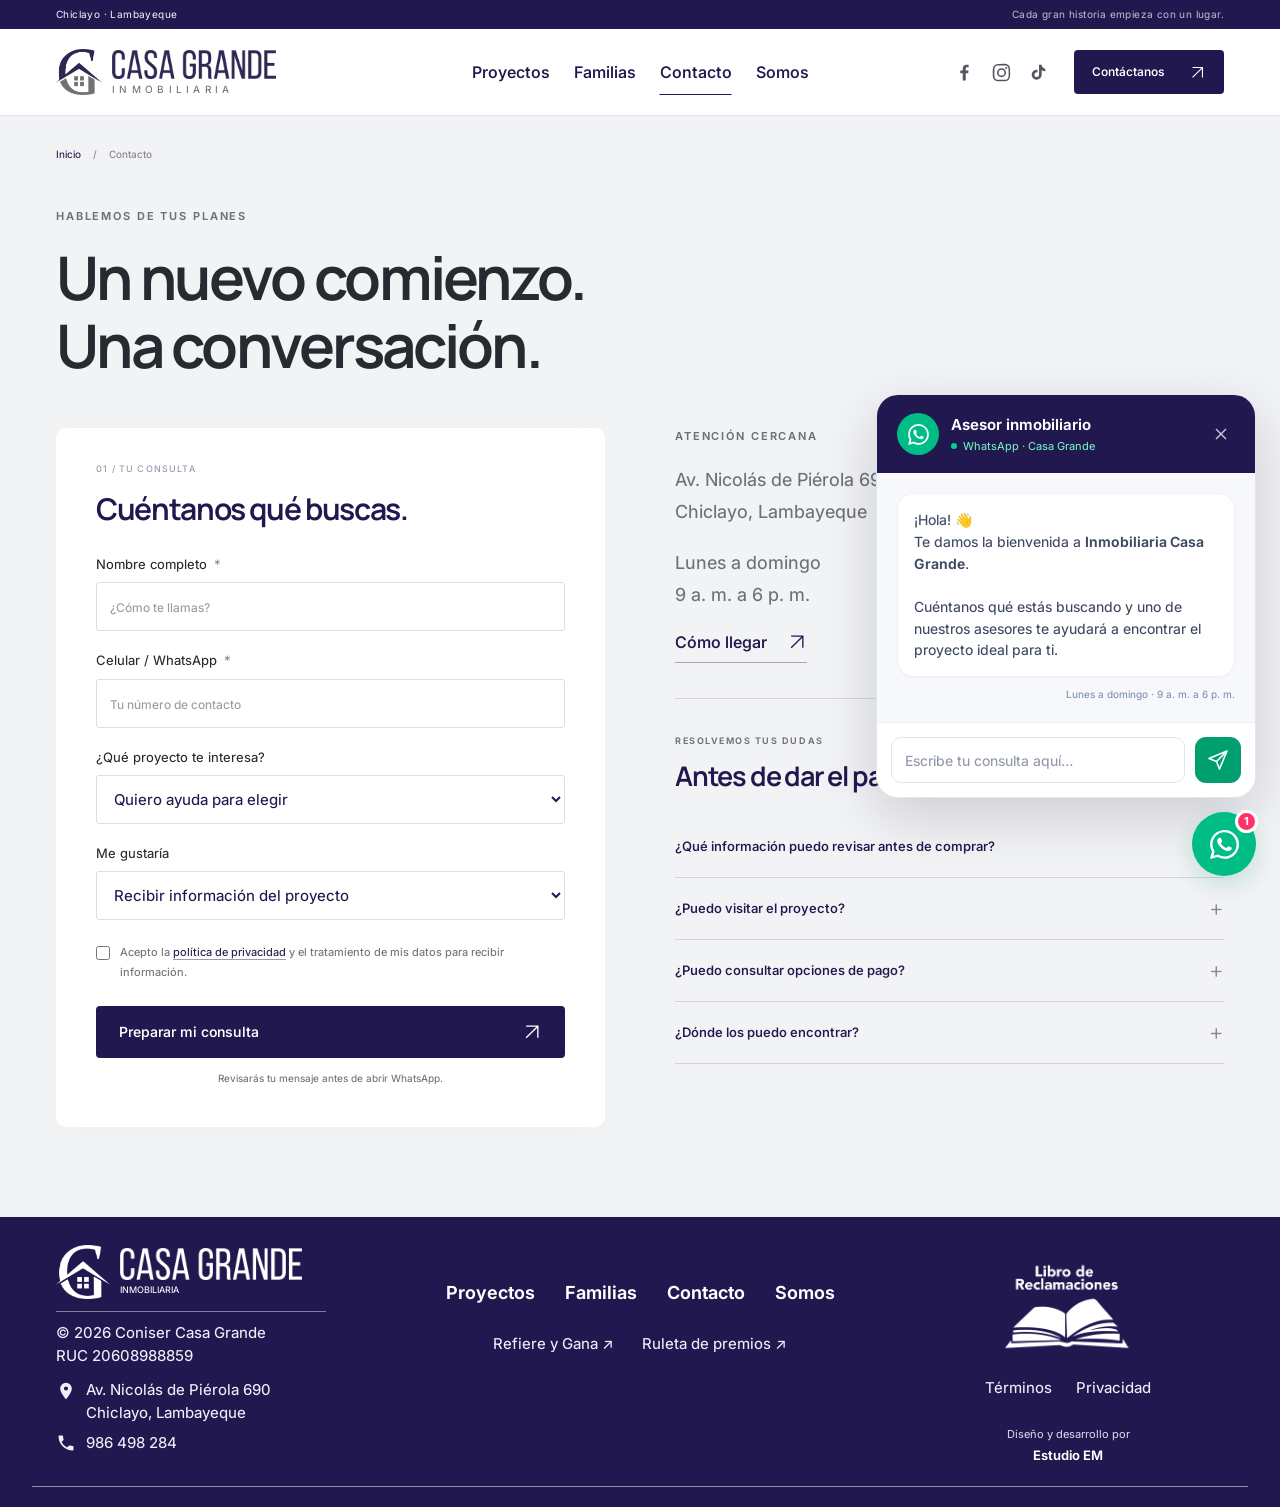
<file: contacto.html>
<!doctype html><html lang="es"><head><meta charset="utf-8"><meta name="viewport" content="width=device-width, initial-scale=1"><title>Contacto | Casa Grande Inmobiliaria</title><meta name="description" content="Consulta los proyectos de Casa Grande y coordina una visita. Oficina en Chiclayo y atención por WhatsApp."><link rel="canonical" href="https://inmobiliariacasagrande.com/contacto"><meta name="theme-color" content="#21184f"><meta property="og:title" content="Contacto | Casa Grande Inmobiliaria"><meta property="og:description" content="Consulta los proyectos de Casa Grande y coordina una visita. Oficina en Chiclayo y atención por WhatsApp."><meta property="og:image" content="https://inmobiliariacasagrande.com/img/logo-casa-grande-compartir-20261015.png"><meta property="og:type" content="website"><meta property="og:url" content="https://inmobiliariacasagrande.com/contacto"><meta name="twitter:card" content="summary"><meta name="twitter:image" content="https://inmobiliariacasagrande.com/img/logo-casa-grande-compartir-20261015.png"><link rel="icon" href="favicon-casa-grande-20261015.svg" type="image/svg+xml"><link rel="apple-touch-icon" href="apple-touch-icon.png"><link rel="preconnect" href="https://fonts.googleapis.com"><link rel="preconnect" href="https://fonts.gstatic.com" crossorigin><link href="https://fonts.googleapis.com/css2?family=Inter:wght@400..750&family=Manrope:wght@300..800&display=swap" rel="stylesheet"><link rel="stylesheet" href="redesign.css?v=20261105-panel"><script defer src="redesign.js?v=20261105-panel"></script></head><body data-page="contacto"><a class="skip-link" href="#contenido">Saltar al contenido</a>
 <div class="topline"><div class="shell"><span>Chiclayo · Lambayeque</span><span class="topline-message" data-cms="g-franja-1">Cada gran historia empieza con un lugar.</span></div></div>
 <header class="site-header"><div class="shell header-inner"><a class="brand-link" href="index.html" aria-label="Casa Grande Inmobiliaria · Inicio"><span class="brand"><img class="brand-symbol" src="img/logo-marca.png" alt="" width="340" height="341"><span class="brand-name"><img src="img/logo-texto.png" alt="Casa Grande" width="900" height="159"><span>INMOBILIARIA</span></span></span></a>
 <nav id="main-nav" class="main-nav" aria-label="Navegación principal"><a href="proyectos.html">Proyectos</a><a href="familias.html">Familias</a><a href="contacto.html" aria-current="page">Contacto</a><a href="somos.html">Somos</a></nav>
 <div class="header-socials" aria-label="Redes sociales"><a href="https://www.facebook.com/casagrandesac.inmobiliaria" target="_blank" rel="noopener" aria-label="Facebook"><svg viewBox="0 0 24 24" aria-hidden="true"><path d="M13.4 21v-8.2h2.8l.4-3.2h-3.2V7.5c0-.9.3-1.6 1.6-1.6h1.7V3.1c-.3 0-1.3-.1-2.5-.1-2.5 0-4.2 1.5-4.2 4.3v2.4H7.2v3.2h2.8V21h3.4z"/></svg></a><a href="https://www.instagram.com/casagrande_inmobiliaria" target="_blank" rel="noopener" aria-label="Instagram"><svg viewBox="0 0 24 24" aria-hidden="true"><path d="M12 2.2c-2.7 0-3 0-4 .06-1.1.05-1.8.22-2.4.47-.7.26-1.2.6-1.8 1.2-.6.6-.94 1.1-1.2 1.8-.25.6-.42 1.3-.47 2.4C2 9.1 2 9.4 2 12s0 2.9.06 4c.05 1.1.22 1.8.47 2.4.26.7.6 1.2 1.2 1.8.6.6 1.1.94 1.8 1.2.6.25 1.3.42 2.4.47 1.1.06 1.4.06 4 .06s2.9 0 4-.06c1.1-.05 1.8-.22 2.4-.47.7-.26 1.2-.6 1.8-1.2.6-.6.94-1.1 1.2-1.8.25-.6.42-1.3.47-2.4.06-1.1.06-1.4.06-4s0-2.9-.06-4c-.05-1.1-.22-1.8-.47-2.4a4.9 4.9 0 0 0-1.2-1.8 4.9 4.9 0 0 0-1.8-1.2c-.6-.25-1.3-.42-2.4-.47-1.1-.06-1.4-.06-4-.06zm0 1.8c2.7 0 3 0 4 .06 1 .04 1.5.2 1.9.34.5.18.8.4 1.1.75.35.35.57.65.75 1.1.15.4.3.9.34 1.9.06 1 .06 1.3.06 4s0 3-.06 4c-.04 1-.2 1.5-.34 1.9-.18.5-.4.8-.75 1.1-.35.35-.65.57-1.1.75-.4.15-.9.3-1.9.34-1 .06-1.3.06-4 .06s-3 0-4-.06c-1-.04-1.5-.2-1.9-.34-.5-.18-.8-.4-1.1-.75a3 3 0 0 1-.75-1.1c-.15-.4-.3-.9-.34-1.9-.06-1-.06-1.3-.06-4s0-3 .06-4c.04-1 .2-1.5.34-1.9.18-.5.4-.8.75-1.1.35-.35.65-.57 1.1-.75.4-.15.9-.3 1.9-.34 1-.06 1.3-.06 4-.06zm0 3.06a5.14 5.14 0 1 0 0 10.28 5.14 5.14 0 0 0 0-10.28zm0 8.48a3.34 3.34 0 1 1 0-6.68 3.34 3.34 0 0 1 0 6.68zm6.54-8.68a1.2 1.2 0 1 1-2.4 0 1.2 1.2 0 0 1 2.4 0z"/></svg></a><a href="https://www.tiktok.com/@casa.grande.inmob" target="_blank" rel="noopener" aria-label="TikTok"><svg viewBox="0 0 24 24" aria-hidden="true"><path d="M16.6 5.8a4.3 4.3 0 0 1-1-2.8h-3v11.5a2.6 2.6 0 1 1-1.8-2.5V8.9a5.7 5.7 0 1 0 4.8 5.6V9.4a7.3 7.3 0 0 0 4.2 1.3V7.7a4.3 4.3 0 0 1-3.2-1.9z"/></svg></a></div>
 <button class="button button-blue header-contact" data-contact>Contáctanos <svg viewBox="0 0 24 24" fill="none" aria-hidden="true"><path d="M5 19 19 5M5 5h14v14" stroke="currentColor" stroke-width="1.6"/></svg></button>
 <button class="menu-toggle icon-button" aria-label="Abrir menú" aria-expanded="false" aria-controls="main-nav"><span></span><span></span></button></div><div class="scroll-line" aria-hidden="true"></div></header><main id="contenido"><section class="page-intro contact-page"><div class="shell"><div class="breadcrumbs"><a href="index.html">Inicio</a><span>/</span><span>Contacto</span></div><header class="section-heading"><div><span class="eyebrow" data-reveal data-cms="contacto-1">HABLEMOS DE TUS PLANES</span><h1 data-reveal data-cms="contacto-2">Un nuevo comienzo.<br>Una conversación.</h1></div></header><div class="contact-page-grid"><div class="contact-main-card" data-reveal><div class="contact-card-heading"><span>01 / TU CONSULTA</span><h2 data-cms="contacto-3">Cuéntanos qué buscas.</h2></div><form class="consult-form" data-consult-form>
 <div class="form-fields"><div class="field-row"><label for="contacto-name">Nombre completo <span>*</span></label><input id="contacto-name" name="nombre" autocomplete="name" placeholder="¿Cómo te llamas?" required maxlength="90"></div>
 <div class="field-row"><label for="contacto-phone">Celular / WhatsApp <span>*</span></label><input id="contacto-phone" name="celular" type="tel" inputmode="tel" autocomplete="tel" placeholder="Tu número de contacto" pattern="[0-9+\s\(\)\-]{9,18}" required maxlength="18"></div>
 <div class="field-row"><label for="contacto-project">¿Qué proyecto te interesa?</label><select id="contacto-project" name="proyecto"><option value="">Quiero ayuda para elegir</option><option>Alameda Real · Pimentel</option><option>Las Gaviotas de Reque</option></select></div>
 <div class="field-row"><label for="contacto-purpose">Me gustaría</label><select id="contacto-purpose" name="motivo"><option>Recibir información del proyecto</option><option>Coordinar una visita</option><option>Consultar opciones de pago</option></select></div>
 <label class="consent"><input type="checkbox" name="consentimiento" required><span>Acepto la <a href="politica-privacidad.html" target="_blank" rel="noopener">política de privacidad</a> y el tratamiento de mis datos para recibir información.</span></label>
 <button class="button button-blue button-full" type="submit">Preparar mi consulta <svg viewBox="0 0 24 24" fill="none" aria-hidden="true"><path d="M5 19 19 5M5 5h14v14" stroke="currentColor" stroke-width="1.6"/></svg></button><p class="form-helper">Revisarás tu mensaje antes de abrir WhatsApp.</p></div>
 <div class="form-review" hidden><span class="review-check"><svg viewBox="0 0 24 24" fill="none" aria-hidden="true"><path d="m5 12 4 4L19 6" stroke="currentColor" stroke-width="1.7"/></svg></span><h3>Tu consulta está lista.</h3><p data-review-summary></p><a class="button button-blue button-full" data-review-link target="_blank" rel="noopener" href="https://wa.me/51986498284">Abrir WhatsApp <svg viewBox="0 0 24 24" fill="none" aria-hidden="true"><path d="M5 19 19 5M5 5h14v14" stroke="currentColor" stroke-width="1.6"/></svg></a><button class="text-button" type="button" data-edit-consult>Editar mis datos</button></div></form></div><aside class="contact-aside"><div class="contact-details" data-reveal><span class="eyebrow" data-cms="contacto-4">ATENCIÓN CERCANA</span><p data-cms="contacto-5">Av. Nicolás de Piérola 690<br>Chiclayo, Lambayeque</p><p data-cms="contacto-6">Lunes a domingo<br>9 a. m. a 6 p. m.</p><a class="text-link" href="https://www.google.com/maps/search/?api=1&query=Av.+Nicol%C3%A1s+de+Pi%C3%A9rola+690+Chiclayo" target="_blank" rel="noopener">Cómo llegar <svg viewBox="0 0 24 24" fill="none" aria-hidden="true"><path d="M5 19 19 5M5 5h14v14" stroke="currentColor" stroke-width="1.6"/></svg></a></div><div class="faq-block" data-reveal><span class="eyebrow" data-cms="contacto-7">RESOLVEMOS TUS DUDAS</span><h2 class="medium-title" data-cms="contacto-8">Antes de dar el paso.</h2><details><summary>¿Qué información puedo revisar antes de comprar?<span aria-hidden="true">+</span></summary><p data-cms="contacto-9">Nuestro equipo te muestra las características, la documentación correspondiente al proyecto y las condiciones de compra para que puedas revisarlas antes de decidir.</p></details><details><summary>¿Puedo visitar el proyecto?<span aria-hidden="true">+</span></summary><p data-cms="contacto-10">Sí. Coordina previamente con nuestro equipo la fecha y el horario del recorrido.</p></details><details><summary>¿Puedo consultar opciones de pago?<span aria-hidden="true">+</span></summary><p data-cms="contacto-11">Sí. Solicita las opciones disponibles y las condiciones vigentes del proyecto que te interesa.</p></details><details><summary>¿Dónde los puedo encontrar?<span aria-hidden="true">+</span></summary><p data-cms="contacto-12">Nuestra oficina está en Av. Nicolás de Piérola 690, Chiclayo. Atendemos de lunes a domingo, de 9 a. m. a 6 p. m.</p></details></div></aside></div></div></section></main><footer class="site-footer"><div class="shell footer-top"><div class="footer-brand"><a class="footer-brand-link" href="index.html" aria-label="Casa Grande · Inicio"><span class="brand"><img class="brand-symbol" src="img/logo-marca-claro.png" alt="" width="340" height="341"><span class="brand-name"><img src="img/logo-texto-claro.png" alt="Casa Grande" width="900" height="159"><span>INMOBILIARIA</span></span></span></a><span class="footer-copyright">© 2026 Coniser Casa Grande<span class="footer-ruc">RUC 20608988859</span></span><div class="footer-contact"><p class="footer-address"><svg viewBox="0 0 24 24" aria-hidden="true"><path fill="currentColor" fill-rule="evenodd" d="M12 2a7 7 0 0 0-7 7c0 5.25 7 13 7 13s7-7.75 7-13a7 7 0 0 0-7-7Zm0 4.5a2.5 2.5 0 1 1 0 5 2.5 2.5 0 0 1 0-5Z"/></svg><span>Av. Nicolás de Piérola 690<br>Chiclayo, Lambayeque</span></p><a class="footer-phone" href="tel:+51986498284"><svg viewBox="0 0 24 24" aria-hidden="true"><path fill="currentColor" d="M6.62 10.79a15.05 15.05 0 0 0 6.59 6.59l2.2-2.2c.27-.27.67-.36 1.02-.24 1.12.37 2.33.57 3.57.57.55 0 1 .45 1 1V20c0 .55-.45 1-1 1C10.61 21 3 13.39 3 4c0-.55.45-1 1-1h3.5c.55 0 1 .45 1 1 0 1.25.2 2.45.57 3.57.11.35.03.74-.25 1.02l-2.2 2.2Z"/></svg><span>986 498 284</span></a></div></div><div class="footer-navigation"><div class="footer-links"><a href="proyectos.html">Proyectos</a><a href="familias.html">Familias</a><a href="contacto.html">Contacto</a><a href="somos.html">Somos</a></div><div class="footer-promotions"><a class="footer-secondary" href="refiere.html">Refiere y Gana ↗</a><a class="footer-secondary" href="ruleta.html">Ruleta de premios ↗</a></div></div>
 <div class="footer-legal"><a class="footer-complaints" href="libro-reclamaciones.html" aria-label="Abrir Libro de Reclamaciones"><img src="img/libro-reclamaciones.png" alt="Libro de Reclamaciones" width="1097" height="800" loading="lazy"></a><div class="footer-legal-links"><a href="terminos.html">Términos</a><a href="politica-privacidad.html">Privacidad</a></div><a class="footer-credit" href="https://www.estudioemperu.com" rel="noreferrer"><span>Diseño y desarrollo por</span><strong>Estudio EM</strong></a></div></div><div class="footer-rule" aria-hidden="true"></div></footer><aside class="wa-chat" data-wa-chat aria-label="Atención por WhatsApp">
 <section class="wa-chat__panel" id="whatsapp-chat" aria-labelledby="whatsapp-chat-title" hidden>
 <header class="wa-chat__header"><span class="wa-chat__avatar"><svg viewBox="0 0 24 24" aria-hidden="true"><path fill="currentColor" d="M12.04 2C6.58 2 2.13 6.45 2.13 11.91c0 1.75.46 3.46 1.32 4.96L2 22l5.25-1.38a9.9 9.9 0 0 0 4.79 1.22h.01c5.46 0 9.91-4.45 9.91-9.91 0-2.65-1.03-5.14-2.9-7.01A9.82 9.82 0 0 0 12.04 2zm0 18.15h-.01a8.2 8.2 0 0 1-4.19-1.15l-.3-.18-3.12.82.83-3.04-.2-.31a8.19 8.19 0 0 1-1.26-4.38c0-4.54 3.7-8.23 8.25-8.23 2.2 0 4.27.86 5.83 2.42a8.18 8.18 0 0 1 2.41 5.82c0 4.54-3.7 8.23-8.24 8.23zm4.52-6.16c-.25-.12-1.47-.72-1.69-.81-.23-.08-.39-.12-.56.13-.16.24-.64.8-.79.97-.14.16-.29.18-.54.06-.25-.12-1.05-.39-1.99-1.23-.74-.66-1.23-1.47-1.38-1.72-.14-.25-.01-.38.11-.5.11-.11.25-.29.37-.43.12-.15.16-.25.25-.41.08-.17.04-.31-.02-.43-.06-.12-.56-1.34-.76-1.84-.2-.48-.4-.42-.56-.43h-.47c-.16 0-.43.06-.65.31-.22.25-.85.83-.85 2.03s.87 2.35.99 2.51c.12.16 1.71 2.61 4.15 3.66.58.25 1.03.4 1.39.51.58.19 1.11.16 1.53.1.47-.07 1.47-.6 1.67-1.18.21-.58.21-1.07.15-1.18-.06-.11-.22-.17-.47-.29z"/></svg></span><div><strong id="whatsapp-chat-title">Asesor inmobiliario</strong><span class="wa-chat__status"><i aria-hidden="true"></i>WhatsApp · Casa Grande</span></div><button class="wa-chat__close" type="button" data-wa-chat-close aria-label="Cerrar cuadro de WhatsApp"><svg viewBox="0 0 24 24" fill="none" aria-hidden="true"><path d="m6 6 12 12M18 6 6 18" stroke="currentColor" stroke-width="1.6"/></svg></button></header>
 <div class="wa-chat__body"><p class="wa-chat__message">¡Hola! 👋<br>Te damos la bienvenida a <strong>Inmobiliaria Casa Grande</strong>.<br><br>Cuéntanos qué estás buscando y uno de nuestros asesores te ayudará a encontrar el proyecto ideal para ti.</p><p class="wa-chat__hours">Lunes a domingo · 9 a. m. a 6 p. m.</p></div>
 <form class="wa-chat__form" data-wa-chat-form><label for="whatsapp-chat-message" class="visually-hidden">Tu consulta para Casa Grande</label><input id="whatsapp-chat-message" name="consulta" type="text" placeholder="Escribe tu consulta aquí…" autocomplete="off" maxlength="1000" required><button class="wa-chat__send" type="submit" aria-label="Continuar en WhatsApp"><svg viewBox="0 0 24 24" fill="none" aria-hidden="true"><path d="m21 3-7.5 18-3-7.5L3 10.5 21 3ZM21 3 10.5 13.5" stroke="currentColor" stroke-width="1.6" stroke-linejoin="round" stroke-linecap="round"/></svg></button></form>
 </section>
 <button class="wa-chat__launcher" type="button" data-wa-chat-toggle aria-label="WhatsApp: 1 mensaje" aria-expanded="false" aria-controls="whatsapp-chat"><svg viewBox="0 0 24 24" aria-hidden="true"><path fill="currentColor" d="M12.04 2C6.58 2 2.13 6.45 2.13 11.91c0 1.75.46 3.46 1.32 4.96L2 22l5.25-1.38a9.9 9.9 0 0 0 4.79 1.22h.01c5.46 0 9.91-4.45 9.91-9.91 0-2.65-1.03-5.14-2.9-7.01A9.82 9.82 0 0 0 12.04 2zm0 18.15h-.01a8.2 8.2 0 0 1-4.19-1.15l-.3-.18-3.12.82.83-3.04-.2-.31a8.19 8.19 0 0 1-1.26-4.38c0-4.54 3.7-8.23 8.25-8.23 2.2 0 4.27.86 5.83 2.42a8.18 8.18 0 0 1 2.41 5.82c0 4.54-3.7 8.23-8.24 8.23zm4.52-6.16c-.25-.12-1.47-.72-1.69-.81-.23-.08-.39-.12-.56.13-.16.24-.64.8-.79.97-.14.16-.29.18-.54.06-.25-.12-1.05-.39-1.99-1.23-.74-.66-1.23-1.47-1.38-1.72-.14-.25-.01-.38.11-.5.11-.11.25-.29.37-.43.12-.15.16-.25.25-.41.08-.17.04-.31-.02-.43-.06-.12-.56-1.34-.76-1.84-.2-.48-.4-.42-.56-.43h-.47c-.16 0-.43.06-.65.31-.22.25-.85.83-.85 2.03s.87 2.35.99 2.51c.12.16 1.71 2.61 4.15 3.66.58.25 1.03.4 1.39.51.58.19 1.11.16 1.53.1.47-.07 1.47-.6 1.67-1.18.21-.58.21-1.07.15-1.18-.06-.11-.22-.17-.47-.29z"/></svg><span class="wa-chat__badge" aria-hidden="true">1</span></button>
 </aside><dialog class="contact-dialog" id="contact-dialog" aria-labelledby="contact-dialog-title"><div class="contact-dialog-inner"><button class="dialog-close icon-button" data-close-dialog aria-label="Cerrar consulta"><svg viewBox="0 0 24 24" fill="none" aria-hidden="true"><path d="m6 6 12 12M18 6 6 18" stroke="currentColor" stroke-width="1.6"/></svg></button><span class="eyebrow" data-cms="g-consulta-1">ESTAMOS CERCA</span><h2 id="contact-dialog-title" data-cms="g-consulta-2">Tu próximo paso,<br>con Casa Grande.</h2><p class="muted" data-cms="g-consulta-3">Cuéntanos qué tienes en mente. Nuestro equipo te ayuda a conocer los proyectos y coordinar una visita.</p><form class="consult-form" data-consult-form>
 <div class="form-fields"><div class="field-row"><label for="panel-name">Nombre completo <span>*</span></label><input id="panel-name" name="nombre" autocomplete="name" placeholder="¿Cómo te llamas?" required maxlength="90"></div>
 <div class="field-row"><label for="panel-phone">Celular / WhatsApp <span>*</span></label><input id="panel-phone" name="celular" type="tel" inputmode="tel" autocomplete="tel" placeholder="Tu número de contacto" pattern="[0-9+\s\(\)\-]{9,18}" required maxlength="18"></div>
 <div class="field-row"><label for="panel-project">¿Qué proyecto te interesa?</label><select id="panel-project" name="proyecto"><option value="">Quiero ayuda para elegir</option><option>Alameda Real · Pimentel</option><option>Las Gaviotas de Reque</option></select></div>
 <div class="field-row"><label for="panel-purpose">Me gustaría</label><select id="panel-purpose" name="motivo"><option>Recibir información del proyecto</option><option>Coordinar una visita</option><option>Consultar opciones de pago</option></select></div>
 <label class="consent"><input type="checkbox" name="consentimiento" required><span>Acepto la <a href="politica-privacidad.html" target="_blank" rel="noopener">política de privacidad</a> y el tratamiento de mis datos para recibir información.</span></label>
 <button class="button button-blue button-full" type="submit">Preparar mi consulta <svg viewBox="0 0 24 24" fill="none" aria-hidden="true"><path d="M5 19 19 5M5 5h14v14" stroke="currentColor" stroke-width="1.6"/></svg></button><p class="form-helper">Revisarás tu mensaje antes de abrir WhatsApp.</p></div>
 <div class="form-review" hidden><span class="review-check"><svg viewBox="0 0 24 24" fill="none" aria-hidden="true"><path d="m5 12 4 4L19 6" stroke="currentColor" stroke-width="1.7"/></svg></span><h3>Tu consulta está lista.</h3><p data-review-summary></p><a class="button button-blue button-full" data-review-link target="_blank" rel="noopener" href="https://wa.me/51986498284">Abrir WhatsApp <svg viewBox="0 0 24 24" fill="none" aria-hidden="true"><path d="M5 19 19 5M5 5h14v14" stroke="currentColor" stroke-width="1.6"/></svg></a><button class="text-button" type="button" data-edit-consult>Editar mis datos</button></div></form></div></dialog>
 <dialog class="finder-dialog" id="finder-dialog" aria-labelledby="finder-title"><button class="dialog-close icon-button" data-close-dialog aria-label="Cerrar selector de proyecto"><svg viewBox="0 0 24 24" fill="none" aria-hidden="true"><path d="m6 6 12 12M18 6 6 18" stroke="currentColor" stroke-width="1.6"/></svg></button><div class="finder-intro"><span class="eyebrow" data-cms="g-buscador-1">EMPECEMOS POR TI</span><h2 id="finder-title" data-cms="g-buscador-2">¿Dónde imaginas<br>tu próximo paso?</h2><p data-cms="g-buscador-3">Elige una ubicación y conoce lo que tenemos para ti.</p><div class="finder-symbol" aria-hidden="true"><svg viewBox="0 0 80 80" fill="none" aria-hidden="true"><path d="M40 5v70M5 40h70M15 15l50 50M15 65l50-50" stroke="currentColor" stroke-width="1.5"/></svg></div></div><div class="finder-body"><div data-finder-choices><button class="finder-choice" data-finder="alameda"><span class="finder-choice-photo"><img src="img/alameda-real-portada-20261015.png" alt="" loading="lazy"></span><span><small>Pimentel</small><strong>Alameda Real</strong></span><svg viewBox="0 0 24 24" fill="none" aria-hidden="true"><path d="M5 19 19 5M5 5h14v14" stroke="currentColor" stroke-width="1.6"/></svg></button><button class="finder-choice" data-finder="gaviotas"><span class="finder-choice-photo"><img src="img/gaviotas-render-portada.jpg" alt="" loading="lazy"></span><span><small>Reque</small><strong>Las Gaviotas de Reque</strong></span><svg viewBox="0 0 24 24" fill="none" aria-hidden="true"><path d="M5 19 19 5M5 5h14v14" stroke="currentColor" stroke-width="1.6"/></svg></button><button class="finder-help" data-finder="help">Todavía no lo sé. Quiero asesoría <svg viewBox="0 0 24 24" fill="none" aria-hidden="true"><path d="M5 19 19 5M5 5h14v14" stroke="currentColor" stroke-width="1.6"/></svg></button></div><div data-finder-result hidden></div></div></dialog>
 <dialog class="lightbox-dialog" id="photo-dialog" aria-label="Fotografía ampliada"><button class="lightbox-close icon-button" data-close-dialog aria-label="Cerrar fotografía"><svg viewBox="0 0 24 24" fill="none" aria-hidden="true"><path d="m6 6 12 12M18 6 6 18" stroke="currentColor" stroke-width="1.6"/></svg></button><button class="lightbox-prev icon-button" data-photo-prev aria-label="Fotografía anterior"><svg viewBox="0 0 24 24" fill="none" aria-hidden="true"><path d="m9 5 7 7-7 7" stroke="currentColor" stroke-width="1.6"/></svg></button><figure><img data-photo-full alt=""><figcaption data-photo-caption></figcaption></figure><button class="lightbox-next icon-button" data-photo-next aria-label="Fotografía siguiente"><svg viewBox="0 0 24 24" fill="none" aria-hidden="true"><path d="m9 5 7 7-7 7" stroke="currentColor" stroke-width="1.6"/></svg></button><span class="lightbox-count" data-photo-count></span></dialog><script type="application/json" id="project-data">[{"key": "alameda", "slug": "alameda-real", "name": "Alameda Real", "city": "Pimentel", "logo": "logo-alameda.png", "cover": "alameda-real-portada-20261015.png", "tagline": "Cerca de todo lo que importa.", "desc": "Un espacio para tu próximo proyecto de vida en Pimentel, a filo de pista y frente a la Universidad de Chiclayo.", "facts": [["90 m²", "Lotes desde"], ["A filo de pista", "Acceso"], ["3 minutos", "De Chiclayo"]], "benefits": ["A filo de pista, frente a la Universidad de Chiclayo.", "A metros del Hospital Luis Heysen.", "Cerca de colegios y universidades.", "A 12 minutos de la playa de Pimentel."], "photos": [{"src": "img/alameda-real-r1-realista-20261015.png", "alt": "Visualización de la fachada de Alameda Real en Pimentel, retocada para mayor realismo", "caption": "Fachada · render referencial retocado", "event": false, "render": false}, {"src": "img/alameda-real-r3-realista-20261021.png", "alt": "Vista frontal del edificio y del ingreso de Alameda Real en Pimentel · render referencial", "caption": "Fachada principal · render referencial", "event": false, "render": false}, {"src": "img/alameda-real-r8-realista-20261021.png", "alt": "Vista de una vía interior con viviendas de Alameda Real · render referencial", "caption": "Vía interior · render referencial", "event": false, "render": false}, {"src": "img/alameda-real-r11-realista-20261021.png", "alt": "Intersección y calles interiores de Alameda Real · render referencial", "caption": "Calles interiores · render referencial", "event": false, "render": false}, {"src": "img/alameda-real-r13-realista-20261021.png", "alt": "Vista del edificio residencial de Alameda Real · render referencial", "caption": "Edificio residencial · render referencial", "event": false, "render": false}]}, {"key": "gaviotas", "slug": "las-gaviotas-de-reque", "name": "Las Gaviotas de Reque", "city": "Reque", "logo": "logo-gaviotas.png", "cover": "gaviotas-render-portada.jpg", "tagline": "Dale lugar a tus nuevos planes.", "desc": "Lotes para vivienda, comercio o uso mixto. Descubre el proyecto y su conexión con los principales puntos de Reque.", "facts": [["90 m²", "Lotes desde"], ["Independizados", "Lotes"], ["15 minutos", "De Chiclayo"]], "benefits": ["A 4 minutos de la ciudad de Reque.", "Cerca del Centro de Salud y del nuevo mercado.", "Colegio Diego Ferré Sosa y Escuela Técnica PNP.", "Cerca del nuevo puerto de Etén y de la playa."], "photos": [{"src": "img/gaviotas-render-portada.jpg", "alt": "Render de la portada de ingreso del proyecto", "caption": "Portada de ingreso · render", "event": false, "render": true}, {"src": "img/gaviotas-recorrido-01-realista-20261021.png", "alt": "Vía interior con viviendas y palmeras de Las Gaviotas de Reque · render referencial", "caption": "Vía interior · render referencial", "event": false, "render": false}, {"src": "img/gaviotas-recorrido-02-realista-20261021.png", "alt": "Intersección y losa deportiva de Las Gaviotas de Reque · render referencial", "caption": "Losa deportiva · render referencial", "event": false, "render": false}, {"src": "img/gaviotas-recorrido-03-realista-20261021.png", "alt": "Viviendas y juegos infantiles de Las Gaviotas de Reque · render referencial", "caption": "Juegos infantiles · render referencial", "event": false, "render": false}, {"src": "img/gaviotas-recorrido-04-realista-20261021.png", "alt": "Calle y áreas comunes con palmeras de Las Gaviotas de Reque · render referencial", "caption": "Áreas comunes · render referencial", "event": false, "render": false}]}]</script></body></html>
</file>
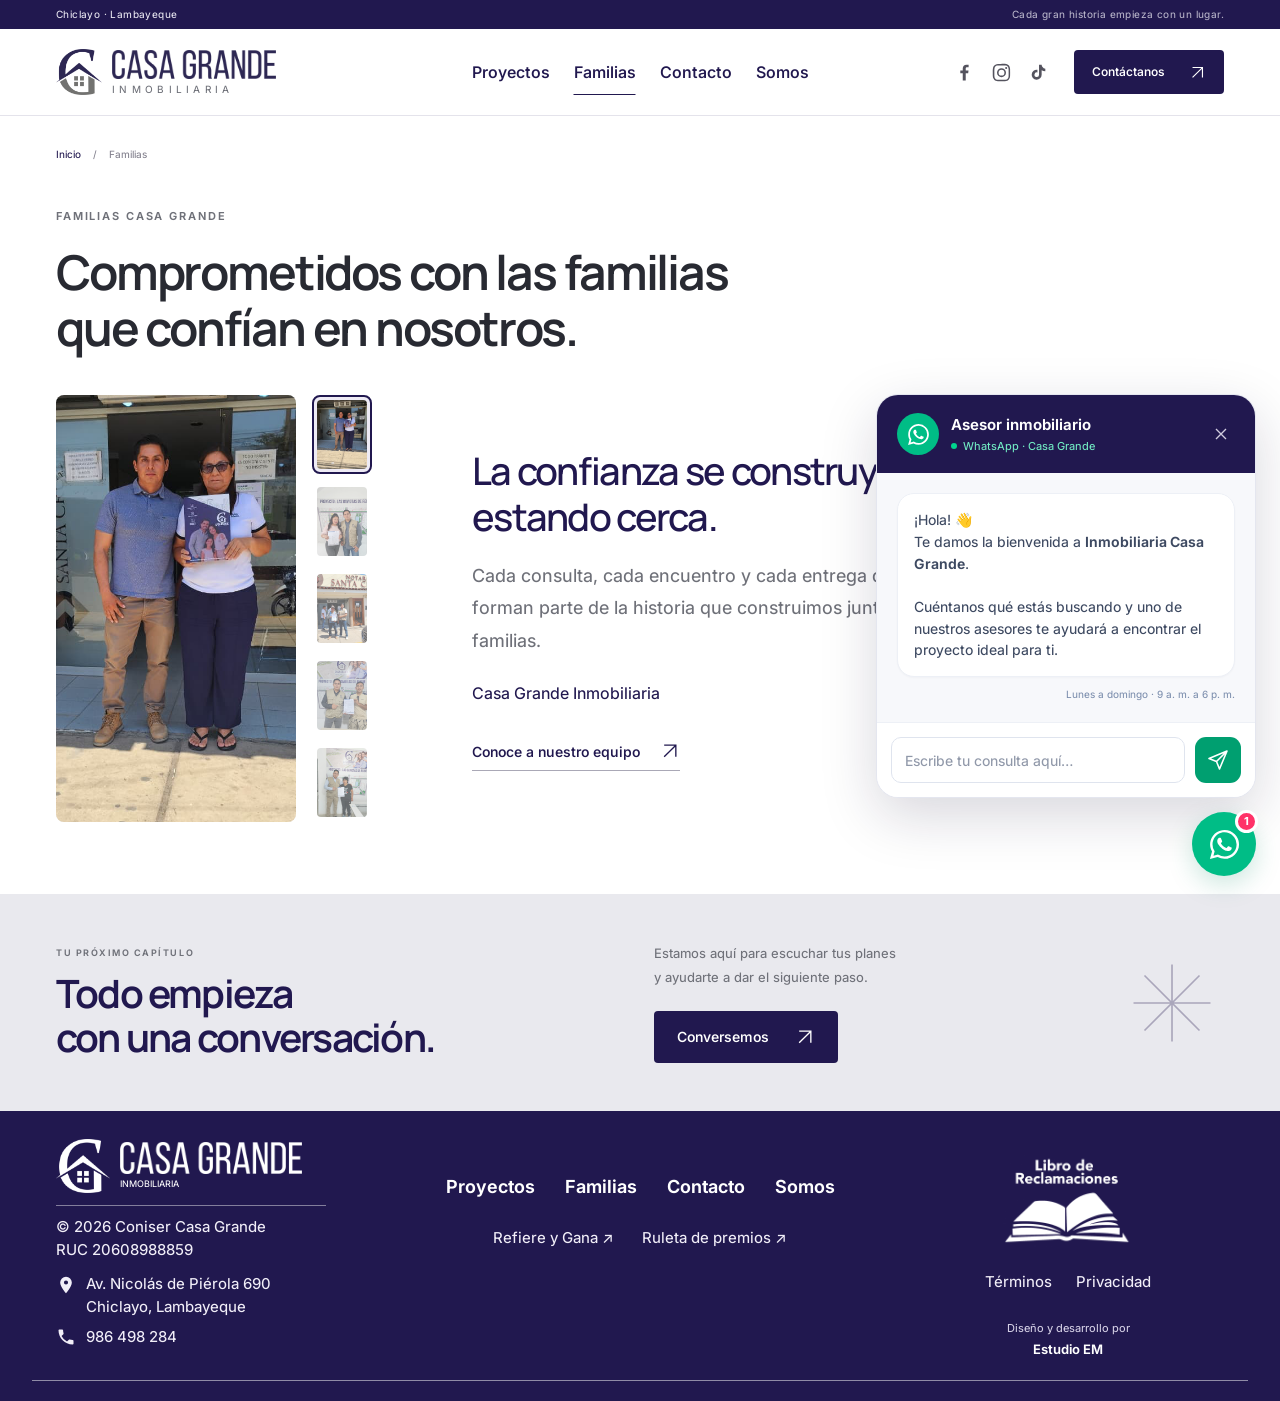
<file: familias.html>
<!doctype html><html lang="es"><head><meta charset="utf-8"><meta name="viewport" content="width=device-width, initial-scale=1"><title>Familias | Casa Grande Inmobiliaria</title><meta name="description" content="Momentos reales con las familias de Casa Grande. Atención y entrega de documentación."><link rel="canonical" href="https://inmobiliariacasagrande.com/familias"><meta name="theme-color" content="#21184f"><meta property="og:title" content="Familias | Casa Grande Inmobiliaria"><meta property="og:description" content="Momentos reales con las familias de Casa Grande. Atención y entrega de documentación."><meta property="og:image" content="https://inmobiliariacasagrande.com/img/logo-casa-grande-compartir-20261015.png"><meta property="og:type" content="website"><meta property="og:url" content="https://inmobiliariacasagrande.com/familias"><meta name="twitter:card" content="summary"><meta name="twitter:image" content="https://inmobiliariacasagrande.com/img/logo-casa-grande-compartir-20261015.png"><link rel="icon" href="favicon-casa-grande-20261015.svg" type="image/svg+xml"><link rel="apple-touch-icon" href="apple-touch-icon.png"><link rel="preconnect" href="https://fonts.googleapis.com"><link rel="preconnect" href="https://fonts.gstatic.com" crossorigin><link href="https://fonts.googleapis.com/css2?family=Inter:wght@400..750&family=Manrope:wght@300..800&display=swap" rel="stylesheet"><link rel="stylesheet" href="redesign.css?v=20261105-panel"><script defer src="redesign.js?v=20261105-panel"></script></head><body data-page="familias"><a class="skip-link" href="#contenido">Saltar al contenido</a>
 <div class="topline"><div class="shell"><span>Chiclayo · Lambayeque</span><span class="topline-message" data-cms="g-franja-1">Cada gran historia empieza con un lugar.</span></div></div>
 <header class="site-header"><div class="shell header-inner"><a class="brand-link" href="index.html" aria-label="Casa Grande Inmobiliaria · Inicio"><span class="brand"><img class="brand-symbol" src="img/logo-marca.png" alt="" width="340" height="341"><span class="brand-name"><img src="img/logo-texto.png" alt="Casa Grande" width="900" height="159"><span>INMOBILIARIA</span></span></span></a>
 <nav id="main-nav" class="main-nav" aria-label="Navegación principal"><a href="proyectos.html">Proyectos</a><a href="familias.html" aria-current="page">Familias</a><a href="contacto.html">Contacto</a><a href="somos.html">Somos</a></nav>
 <div class="header-socials" aria-label="Redes sociales"><a href="https://www.facebook.com/casagrandesac.inmobiliaria" target="_blank" rel="noopener" aria-label="Facebook"><svg viewBox="0 0 24 24" aria-hidden="true"><path d="M13.4 21v-8.2h2.8l.4-3.2h-3.2V7.5c0-.9.3-1.6 1.6-1.6h1.7V3.1c-.3 0-1.3-.1-2.5-.1-2.5 0-4.2 1.5-4.2 4.3v2.4H7.2v3.2h2.8V21h3.4z"/></svg></a><a href="https://www.instagram.com/casagrande_inmobiliaria" target="_blank" rel="noopener" aria-label="Instagram"><svg viewBox="0 0 24 24" aria-hidden="true"><path d="M12 2.2c-2.7 0-3 0-4 .06-1.1.05-1.8.22-2.4.47-.7.26-1.2.6-1.8 1.2-.6.6-.94 1.1-1.2 1.8-.25.6-.42 1.3-.47 2.4C2 9.1 2 9.4 2 12s0 2.9.06 4c.05 1.1.22 1.8.47 2.4.26.7.6 1.2 1.2 1.8.6.6 1.1.94 1.8 1.2.6.25 1.3.42 2.4.47 1.1.06 1.4.06 4 .06s2.9 0 4-.06c1.1-.05 1.8-.22 2.4-.47.7-.26 1.2-.6 1.8-1.2.6-.6.94-1.1 1.2-1.8.25-.6.42-1.3.47-2.4.06-1.1.06-1.4.06-4s0-2.9-.06-4c-.05-1.1-.22-1.8-.47-2.4a4.9 4.9 0 0 0-1.2-1.8 4.9 4.9 0 0 0-1.8-1.2c-.6-.25-1.3-.42-2.4-.47-1.1-.06-1.4-.06-4-.06zm0 1.8c2.7 0 3 0 4 .06 1 .04 1.5.2 1.9.34.5.18.8.4 1.1.75.35.35.57.65.75 1.1.15.4.3.9.34 1.9.06 1 .06 1.3.06 4s0 3-.06 4c-.04 1-.2 1.5-.34 1.9-.18.5-.4.8-.75 1.1-.35.35-.65.57-1.1.75-.4.15-.9.3-1.9.34-1 .06-1.3.06-4 .06s-3 0-4-.06c-1-.04-1.5-.2-1.9-.34-.5-.18-.8-.4-1.1-.75a3 3 0 0 1-.75-1.1c-.15-.4-.3-.9-.34-1.9-.06-1-.06-1.3-.06-4s0-3 .06-4c.04-1 .2-1.5.34-1.9.18-.5.4-.8.75-1.1.35-.35.65-.57 1.1-.75.4-.15.9-.3 1.9-.34 1-.06 1.3-.06 4-.06zm0 3.06a5.14 5.14 0 1 0 0 10.28 5.14 5.14 0 0 0 0-10.28zm0 8.48a3.34 3.34 0 1 1 0-6.68 3.34 3.34 0 0 1 0 6.68zm6.54-8.68a1.2 1.2 0 1 1-2.4 0 1.2 1.2 0 0 1 2.4 0z"/></svg></a><a href="https://www.tiktok.com/@casa.grande.inmob" target="_blank" rel="noopener" aria-label="TikTok"><svg viewBox="0 0 24 24" aria-hidden="true"><path d="M16.6 5.8a4.3 4.3 0 0 1-1-2.8h-3v11.5a2.6 2.6 0 1 1-1.8-2.5V8.9a5.7 5.7 0 1 0 4.8 5.6V9.4a7.3 7.3 0 0 0 4.2 1.3V7.7a4.3 4.3 0 0 1-3.2-1.9z"/></svg></a></div>
 <button class="button button-blue header-contact" data-contact>Contáctanos <svg viewBox="0 0 24 24" fill="none" aria-hidden="true"><path d="M5 19 19 5M5 5h14v14" stroke="currentColor" stroke-width="1.6"/></svg></button>
 <button class="menu-toggle icon-button" aria-label="Abrir menú" aria-expanded="false" aria-controls="main-nav"><span></span><span></span></button></div><div class="scroll-line" aria-hidden="true"></div></header><main id="contenido"><section class="page-intro families-intro"><div class="shell"><div class="breadcrumbs"><a href="index.html">Inicio</a><span>/</span><span>Familias</span></div><header class="section-heading"><div><span class="eyebrow" data-reveal data-cms="familias-1">FAMILIAS CASA GRANDE</span><h1 data-reveal data-cms="familias-2">Comprometidos con las familias<br>que confían en nosotros.</h1></div></header><div class="families-editorial"><div data-reveal><section class="gallery-widget  gallery-widget--family" data-gallery data-gallery-interval="2500" aria-label="Fotografías de Familias Casa Grande" aria-roledescription="carrusel"><script type="application/json" class="gallery-data">[{"src": "img/familias-vertical-01-20261103.png", "alt": "Encuentro de una clienta con el equipo de Casa Grande", "caption": "Encuentro de una clienta con el equipo de Casa Grande", "event": false, "render": false, "crop": {"zoom": 1.65, "x": 61, "y": 37}}, {"src": "img/familias-vertical-02-20261103.png", "alt": "Entrega de documentación a una clienta de Las Gaviotas de Reque", "caption": "Entrega de documentación a una clienta de Las Gaviotas de Reque", "event": false, "render": false, "crop": {"zoom": 1.08, "x": 50, "y": 100}}, {"src": "img/familias-vertical-03-20261103.png", "alt": "Cliente junto al equipo de Casa Grande frente a la notaría", "caption": "Cliente junto al equipo de Casa Grande frente a la notaría", "event": false, "render": false, "crop": {"zoom": 1.65, "x": 35, "y": 78}}, {"src": "img/familias-vertical-04-20261103.png", "alt": "Atención y entrega de documentación a un cliente", "caption": "Atención y entrega de documentación a un cliente", "event": false, "render": false, "crop": {"zoom": 1, "x": 50, "y": 50}}, {"src": "img/familias-vertical-05-20261103.png", "alt": "Clienta junto a su asesor de Casa Grande", "caption": "Clienta junto a su asesor de Casa Grande", "event": false, "render": false, "crop": {"zoom": 1.25, "x": 40, "y": 95}}, {"src": "img/familias-vertical-06-20261103.png", "alt": "Entrega de documentación a un cliente frente a la notaría", "caption": "Entrega de documentación a un cliente frente a la notaría", "event": false, "render": false, "crop": {"zoom": 1.2, "x": 66, "y": 100}}, {"src": "img/familias-vertical-07-20261103.png", "alt": "Encuentro de una familia con el equipo de Casa Grande", "caption": "Encuentro de una familia con el equipo de Casa Grande", "event": false, "render": false, "crop": {"zoom": 1, "x": 44, "y": 50}}]</script><div class="gallery-stage"><button class="gallery-open" data-gallery-open aria-label="Ampliar fotografía: Encuentro de una clienta con el equipo de Casa Grande"><span class="carousel-image  "><img src="img/familias-vertical-01-20261103.png" alt="Encuentro de una clienta con el equipo de Casa Grande" style="--family-zoom:1.65;--family-focus-x:61%;--family-focus-y:37%" decoding="async" loading="lazy"></span><span class="gallery-zoom"><svg viewBox="0 0 24 24" fill="none" aria-hidden="true"><path d="M5 19 19 5M5 5h14v14" stroke="currentColor" stroke-width="1.6"/></svg><span>Ampliar</span></span></button><button class="gallery-prev icon-button" data-gallery-prev aria-label="Imagen anterior" disabled><svg viewBox="0 0 24 24" fill="none" aria-hidden="true"><path d="m9 5 7 7-7 7" stroke="currentColor" stroke-width="1.6"/></svg></button><button class="gallery-next icon-button" data-gallery-next aria-label="Imagen siguiente"><svg viewBox="0 0 24 24" fill="none" aria-hidden="true"><path d="m9 5 7 7-7 7" stroke="currentColor" stroke-width="1.6"/></svg></button><button class="gallery-autoplay" type="button" data-gallery-autoplay aria-label="Pausar carrusel" aria-pressed="false"><svg viewBox="0 0 24 24" fill="none" aria-hidden="true"><path d="M9 5v14M15 5v14" stroke="currentColor" stroke-width="2" stroke-linecap="round"/></svg></button></div><div class="gallery-thumbs gallery-thumbs--vertical" data-orientation="vertical" role="group" aria-label="Seleccionar fotografía de Familias"><button class="gallery-thumb" data-gallery-go="0" aria-label="Ver fotografía 1: Encuentro de una clienta con el equipo de Casa Grande" aria-current="true"><img src="img/familias-vertical-01-20261103.png" alt="" loading="lazy"></button><button class="gallery-thumb" data-gallery-go="1" aria-label="Ver fotografía 2: Entrega de documentación a una clienta de Las Gaviotas de Reque" aria-current="false"><img src="img/familias-vertical-02-20261103.png" alt="" loading="lazy"></button><button class="gallery-thumb" data-gallery-go="2" aria-label="Ver fotografía 3: Cliente junto al equipo de Casa Grande frente a la notaría" aria-current="false"><img src="img/familias-vertical-03-20261103.png" alt="" loading="lazy"></button><button class="gallery-thumb" data-gallery-go="3" aria-label="Ver fotografía 4: Atención y entrega de documentación a un cliente" aria-current="false"><img src="img/familias-vertical-04-20261103.png" alt="" loading="lazy"></button><button class="gallery-thumb" data-gallery-go="4" aria-label="Ver fotografía 5: Clienta junto a su asesor de Casa Grande" aria-current="false"><img src="img/familias-vertical-05-20261103.png" alt="" loading="lazy"></button><button class="gallery-thumb" data-gallery-go="5" aria-label="Ver fotografía 6: Entrega de documentación a un cliente frente a la notaría" aria-current="false"><img src="img/familias-vertical-06-20261103.png" alt="" loading="lazy"></button><button class="gallery-thumb" data-gallery-go="6" aria-label="Ver fotografía 7: Encuentro de una familia con el equipo de Casa Grande" aria-current="false"><img src="img/familias-vertical-07-20261103.png" alt="" loading="lazy"></button></div></section></div><aside class="families-note" data-reveal><h2 data-cms="familias-3"><span>La confianza se construye</span> <span>estando cerca.</span></h2><p data-cms="familias-4">Cada consulta, cada encuentro y cada entrega de documentos forman parte de la historia que construimos junto a nuestras familias.</p><span class="signature">Casa Grande Inmobiliaria</span><a class="text-link" href="somos.html">Conoce a nuestro equipo <svg viewBox="0 0 24 24" fill="none" aria-hidden="true"><path d="M5 19 19 5M5 5h14v14" stroke="currentColor" stroke-width="1.6"/></svg></a></aside></div></div></section><section class="cta-section"><div class="shell cta-inner" data-reveal><div><span class="eyebrow" data-cms="g-cierre-1">TU PRÓXIMO CAPÍTULO</span><h2 data-cms="g-cierre-2">Todo empieza<br>con una conversación.</h2></div><div><p data-cms="g-cierre-3">Estamos aquí para escuchar tus planes<br>y ayudarte a dar el siguiente paso.</p><button class="button button-blue" data-contact>Conversemos <svg viewBox="0 0 24 24" fill="none" aria-hidden="true"><path d="M5 19 19 5M5 5h14v14" stroke="currentColor" stroke-width="1.6"/></svg></button></div><svg viewBox="0 0 80 80" fill="none" aria-hidden="true"><path d="M40 5v70M5 40h70M15 15l50 50M15 65l50-50" stroke="currentColor" stroke-width="1.5"/></svg></div></section></main><footer class="site-footer"><div class="shell footer-top"><div class="footer-brand"><a class="footer-brand-link" href="index.html" aria-label="Casa Grande · Inicio"><span class="brand"><img class="brand-symbol" src="img/logo-marca-claro.png" alt="" width="340" height="341"><span class="brand-name"><img src="img/logo-texto-claro.png" alt="Casa Grande" width="900" height="159"><span>INMOBILIARIA</span></span></span></a><span class="footer-copyright">© 2026 Coniser Casa Grande<span class="footer-ruc">RUC 20608988859</span></span><div class="footer-contact"><p class="footer-address"><svg viewBox="0 0 24 24" aria-hidden="true"><path fill="currentColor" fill-rule="evenodd" d="M12 2a7 7 0 0 0-7 7c0 5.25 7 13 7 13s7-7.75 7-13a7 7 0 0 0-7-7Zm0 4.5a2.5 2.5 0 1 1 0 5 2.5 2.5 0 0 1 0-5Z"/></svg><span>Av. Nicolás de Piérola 690<br>Chiclayo, Lambayeque</span></p><a class="footer-phone" href="tel:+51986498284"><svg viewBox="0 0 24 24" aria-hidden="true"><path fill="currentColor" d="M6.62 10.79a15.05 15.05 0 0 0 6.59 6.59l2.2-2.2c.27-.27.67-.36 1.02-.24 1.12.37 2.33.57 3.57.57.55 0 1 .45 1 1V20c0 .55-.45 1-1 1C10.61 21 3 13.39 3 4c0-.55.45-1 1-1h3.5c.55 0 1 .45 1 1 0 1.25.2 2.45.57 3.57.11.35.03.74-.25 1.02l-2.2 2.2Z"/></svg><span>986 498 284</span></a></div></div><div class="footer-navigation"><div class="footer-links"><a href="proyectos.html">Proyectos</a><a href="familias.html">Familias</a><a href="contacto.html">Contacto</a><a href="somos.html">Somos</a></div><div class="footer-promotions"><a class="footer-secondary" href="refiere.html">Refiere y Gana ↗</a><a class="footer-secondary" href="ruleta.html">Ruleta de premios ↗</a></div></div>
 <div class="footer-legal"><a class="footer-complaints" href="libro-reclamaciones.html" aria-label="Abrir Libro de Reclamaciones"><img src="img/libro-reclamaciones.png" alt="Libro de Reclamaciones" width="1097" height="800" loading="lazy"></a><div class="footer-legal-links"><a href="terminos.html">Términos</a><a href="politica-privacidad.html">Privacidad</a></div><a class="footer-credit" href="https://www.estudioemperu.com" rel="noreferrer"><span>Diseño y desarrollo por</span><strong>Estudio EM</strong></a></div></div><div class="footer-rule" aria-hidden="true"></div></footer><aside class="wa-chat" data-wa-chat aria-label="Atención por WhatsApp">
 <section class="wa-chat__panel" id="whatsapp-chat" aria-labelledby="whatsapp-chat-title" hidden>
 <header class="wa-chat__header"><span class="wa-chat__avatar"><svg viewBox="0 0 24 24" aria-hidden="true"><path fill="currentColor" d="M12.04 2C6.58 2 2.13 6.45 2.13 11.91c0 1.75.46 3.46 1.32 4.96L2 22l5.25-1.38a9.9 9.9 0 0 0 4.79 1.22h.01c5.46 0 9.91-4.45 9.91-9.91 0-2.65-1.03-5.14-2.9-7.01A9.82 9.82 0 0 0 12.04 2zm0 18.15h-.01a8.2 8.2 0 0 1-4.19-1.15l-.3-.18-3.12.82.83-3.04-.2-.31a8.19 8.19 0 0 1-1.26-4.38c0-4.54 3.7-8.23 8.25-8.23 2.2 0 4.27.86 5.83 2.42a8.18 8.18 0 0 1 2.41 5.82c0 4.54-3.7 8.23-8.24 8.23zm4.52-6.16c-.25-.12-1.47-.72-1.69-.81-.23-.08-.39-.12-.56.13-.16.24-.64.8-.79.97-.14.16-.29.18-.54.06-.25-.12-1.05-.39-1.99-1.23-.74-.66-1.23-1.47-1.38-1.72-.14-.25-.01-.38.11-.5.11-.11.25-.29.37-.43.12-.15.16-.25.25-.41.08-.17.04-.31-.02-.43-.06-.12-.56-1.34-.76-1.84-.2-.48-.4-.42-.56-.43h-.47c-.16 0-.43.06-.65.31-.22.25-.85.83-.85 2.03s.87 2.35.99 2.51c.12.16 1.71 2.61 4.15 3.66.58.25 1.03.4 1.39.51.58.19 1.11.16 1.53.1.47-.07 1.47-.6 1.67-1.18.21-.58.21-1.07.15-1.18-.06-.11-.22-.17-.47-.29z"/></svg></span><div><strong id="whatsapp-chat-title">Asesor inmobiliario</strong><span class="wa-chat__status"><i aria-hidden="true"></i>WhatsApp · Casa Grande</span></div><button class="wa-chat__close" type="button" data-wa-chat-close aria-label="Cerrar cuadro de WhatsApp"><svg viewBox="0 0 24 24" fill="none" aria-hidden="true"><path d="m6 6 12 12M18 6 6 18" stroke="currentColor" stroke-width="1.6"/></svg></button></header>
 <div class="wa-chat__body"><p class="wa-chat__message">¡Hola! 👋<br>Te damos la bienvenida a <strong>Inmobiliaria Casa Grande</strong>.<br><br>Cuéntanos qué estás buscando y uno de nuestros asesores te ayudará a encontrar el proyecto ideal para ti.</p><p class="wa-chat__hours">Lunes a domingo · 9 a. m. a 6 p. m.</p></div>
 <form class="wa-chat__form" data-wa-chat-form><label for="whatsapp-chat-message" class="visually-hidden">Tu consulta para Casa Grande</label><input id="whatsapp-chat-message" name="consulta" type="text" placeholder="Escribe tu consulta aquí…" autocomplete="off" maxlength="1000" required><button class="wa-chat__send" type="submit" aria-label="Continuar en WhatsApp"><svg viewBox="0 0 24 24" fill="none" aria-hidden="true"><path d="m21 3-7.5 18-3-7.5L3 10.5 21 3ZM21 3 10.5 13.5" stroke="currentColor" stroke-width="1.6" stroke-linejoin="round" stroke-linecap="round"/></svg></button></form>
 </section>
 <button class="wa-chat__launcher" type="button" data-wa-chat-toggle aria-label="WhatsApp: 1 mensaje" aria-expanded="false" aria-controls="whatsapp-chat"><svg viewBox="0 0 24 24" aria-hidden="true"><path fill="currentColor" d="M12.04 2C6.58 2 2.13 6.45 2.13 11.91c0 1.75.46 3.46 1.32 4.96L2 22l5.25-1.38a9.9 9.9 0 0 0 4.79 1.22h.01c5.46 0 9.91-4.45 9.91-9.91 0-2.65-1.03-5.14-2.9-7.01A9.82 9.82 0 0 0 12.04 2zm0 18.15h-.01a8.2 8.2 0 0 1-4.19-1.15l-.3-.18-3.12.82.83-3.04-.2-.31a8.19 8.19 0 0 1-1.26-4.38c0-4.54 3.7-8.23 8.25-8.23 2.2 0 4.27.86 5.83 2.42a8.18 8.18 0 0 1 2.41 5.82c0 4.54-3.7 8.23-8.24 8.23zm4.52-6.16c-.25-.12-1.47-.72-1.69-.81-.23-.08-.39-.12-.56.13-.16.24-.64.8-.79.97-.14.16-.29.18-.54.06-.25-.12-1.05-.39-1.99-1.23-.74-.66-1.23-1.47-1.38-1.72-.14-.25-.01-.38.11-.5.11-.11.25-.29.37-.43.12-.15.16-.25.25-.41.08-.17.04-.31-.02-.43-.06-.12-.56-1.34-.76-1.84-.2-.48-.4-.42-.56-.43h-.47c-.16 0-.43.06-.65.31-.22.25-.85.83-.85 2.03s.87 2.35.99 2.51c.12.16 1.71 2.61 4.15 3.66.58.25 1.03.4 1.39.51.58.19 1.11.16 1.53.1.47-.07 1.47-.6 1.67-1.18.21-.58.21-1.07.15-1.18-.06-.11-.22-.17-.47-.29z"/></svg><span class="wa-chat__badge" aria-hidden="true">1</span></button>
 </aside><dialog class="contact-dialog" id="contact-dialog" aria-labelledby="contact-dialog-title"><div class="contact-dialog-inner"><button class="dialog-close icon-button" data-close-dialog aria-label="Cerrar consulta"><svg viewBox="0 0 24 24" fill="none" aria-hidden="true"><path d="m6 6 12 12M18 6 6 18" stroke="currentColor" stroke-width="1.6"/></svg></button><span class="eyebrow" data-cms="g-consulta-1">ESTAMOS CERCA</span><h2 id="contact-dialog-title" data-cms="g-consulta-2">Tu próximo paso,<br>con Casa Grande.</h2><p class="muted" data-cms="g-consulta-3">Cuéntanos qué tienes en mente. Nuestro equipo te ayuda a conocer los proyectos y coordinar una visita.</p><form class="consult-form" data-consult-form>
 <div class="form-fields"><div class="field-row"><label for="panel-name">Nombre completo <span>*</span></label><input id="panel-name" name="nombre" autocomplete="name" placeholder="¿Cómo te llamas?" required maxlength="90"></div>
 <div class="field-row"><label for="panel-phone">Celular / WhatsApp <span>*</span></label><input id="panel-phone" name="celular" type="tel" inputmode="tel" autocomplete="tel" placeholder="Tu número de contacto" pattern="[0-9+\s\(\)\-]{9,18}" required maxlength="18"></div>
 <div class="field-row"><label for="panel-project">¿Qué proyecto te interesa?</label><select id="panel-project" name="proyecto"><option value="">Quiero ayuda para elegir</option><option>Alameda Real · Pimentel</option><option>Las Gaviotas de Reque</option></select></div>
 <div class="field-row"><label for="panel-purpose">Me gustaría</label><select id="panel-purpose" name="motivo"><option>Recibir información del proyecto</option><option>Coordinar una visita</option><option>Consultar opciones de pago</option></select></div>
 <label class="consent"><input type="checkbox" name="consentimiento" required><span>Acepto la <a href="politica-privacidad.html" target="_blank" rel="noopener">política de privacidad</a> y el tratamiento de mis datos para recibir información.</span></label>
 <button class="button button-blue button-full" type="submit">Preparar mi consulta <svg viewBox="0 0 24 24" fill="none" aria-hidden="true"><path d="M5 19 19 5M5 5h14v14" stroke="currentColor" stroke-width="1.6"/></svg></button><p class="form-helper">Revisarás tu mensaje antes de abrir WhatsApp.</p></div>
 <div class="form-review" hidden><span class="review-check"><svg viewBox="0 0 24 24" fill="none" aria-hidden="true"><path d="m5 12 4 4L19 6" stroke="currentColor" stroke-width="1.7"/></svg></span><h3>Tu consulta está lista.</h3><p data-review-summary></p><a class="button button-blue button-full" data-review-link target="_blank" rel="noopener" href="https://wa.me/51986498284">Abrir WhatsApp <svg viewBox="0 0 24 24" fill="none" aria-hidden="true"><path d="M5 19 19 5M5 5h14v14" stroke="currentColor" stroke-width="1.6"/></svg></a><button class="text-button" type="button" data-edit-consult>Editar mis datos</button></div></form></div></dialog>
 <dialog class="finder-dialog" id="finder-dialog" aria-labelledby="finder-title"><button class="dialog-close icon-button" data-close-dialog aria-label="Cerrar selector de proyecto"><svg viewBox="0 0 24 24" fill="none" aria-hidden="true"><path d="m6 6 12 12M18 6 6 18" stroke="currentColor" stroke-width="1.6"/></svg></button><div class="finder-intro"><span class="eyebrow" data-cms="g-buscador-1">EMPECEMOS POR TI</span><h2 id="finder-title" data-cms="g-buscador-2">¿Dónde imaginas<br>tu próximo paso?</h2><p data-cms="g-buscador-3">Elige una ubicación y conoce lo que tenemos para ti.</p><div class="finder-symbol" aria-hidden="true"><svg viewBox="0 0 80 80" fill="none" aria-hidden="true"><path d="M40 5v70M5 40h70M15 15l50 50M15 65l50-50" stroke="currentColor" stroke-width="1.5"/></svg></div></div><div class="finder-body"><div data-finder-choices><button class="finder-choice" data-finder="alameda"><span class="finder-choice-photo"><img src="img/alameda-real-portada-20261015.png" alt="" loading="lazy"></span><span><small>Pimentel</small><strong>Alameda Real</strong></span><svg viewBox="0 0 24 24" fill="none" aria-hidden="true"><path d="M5 19 19 5M5 5h14v14" stroke="currentColor" stroke-width="1.6"/></svg></button><button class="finder-choice" data-finder="gaviotas"><span class="finder-choice-photo"><img src="img/gaviotas-render-portada.jpg" alt="" loading="lazy"></span><span><small>Reque</small><strong>Las Gaviotas de Reque</strong></span><svg viewBox="0 0 24 24" fill="none" aria-hidden="true"><path d="M5 19 19 5M5 5h14v14" stroke="currentColor" stroke-width="1.6"/></svg></button><button class="finder-help" data-finder="help">Todavía no lo sé. Quiero asesoría <svg viewBox="0 0 24 24" fill="none" aria-hidden="true"><path d="M5 19 19 5M5 5h14v14" stroke="currentColor" stroke-width="1.6"/></svg></button></div><div data-finder-result hidden></div></div></dialog>
 <dialog class="lightbox-dialog" id="photo-dialog" aria-label="Fotografía ampliada"><button class="lightbox-close icon-button" data-close-dialog aria-label="Cerrar fotografía"><svg viewBox="0 0 24 24" fill="none" aria-hidden="true"><path d="m6 6 12 12M18 6 6 18" stroke="currentColor" stroke-width="1.6"/></svg></button><button class="lightbox-prev icon-button" data-photo-prev aria-label="Fotografía anterior"><svg viewBox="0 0 24 24" fill="none" aria-hidden="true"><path d="m9 5 7 7-7 7" stroke="currentColor" stroke-width="1.6"/></svg></button><figure><img data-photo-full alt=""><figcaption data-photo-caption></figcaption></figure><button class="lightbox-next icon-button" data-photo-next aria-label="Fotografía siguiente"><svg viewBox="0 0 24 24" fill="none" aria-hidden="true"><path d="m9 5 7 7-7 7" stroke="currentColor" stroke-width="1.6"/></svg></button><span class="lightbox-count" data-photo-count></span></dialog><script type="application/json" id="project-data">[{"key": "alameda", "slug": "alameda-real", "name": "Alameda Real", "city": "Pimentel", "logo": "logo-alameda.png", "cover": "alameda-real-portada-20261015.png", "tagline": "Cerca de todo lo que importa.", "desc": "Un espacio para tu próximo proyecto de vida en Pimentel, a filo de pista y frente a la Universidad de Chiclayo.", "facts": [["90 m²", "Lotes desde"], ["A filo de pista", "Acceso"], ["3 minutos", "De Chiclayo"]], "benefits": ["A filo de pista, frente a la Universidad de Chiclayo.", "A metros del Hospital Luis Heysen.", "Cerca de colegios y universidades.", "A 12 minutos de la playa de Pimentel."], "photos": [{"src": "img/alameda-real-r1-realista-20261015.png", "alt": "Visualización de la fachada de Alameda Real en Pimentel, retocada para mayor realismo", "caption": "Fachada · render referencial retocado", "event": false, "render": false}, {"src": "img/alameda-real-r3-realista-20261021.png", "alt": "Vista frontal del edificio y del ingreso de Alameda Real en Pimentel · render referencial", "caption": "Fachada principal · render referencial", "event": false, "render": false}, {"src": "img/alameda-real-r8-realista-20261021.png", "alt": "Vista de una vía interior con viviendas de Alameda Real · render referencial", "caption": "Vía interior · render referencial", "event": false, "render": false}, {"src": "img/alameda-real-r11-realista-20261021.png", "alt": "Intersección y calles interiores de Alameda Real · render referencial", "caption": "Calles interiores · render referencial", "event": false, "render": false}, {"src": "img/alameda-real-r13-realista-20261021.png", "alt": "Vista del edificio residencial de Alameda Real · render referencial", "caption": "Edificio residencial · render referencial", "event": false, "render": false}]}, {"key": "gaviotas", "slug": "las-gaviotas-de-reque", "name": "Las Gaviotas de Reque", "city": "Reque", "logo": "logo-gaviotas.png", "cover": "gaviotas-render-portada.jpg", "tagline": "Dale lugar a tus nuevos planes.", "desc": "Lotes para vivienda, comercio o uso mixto. Descubre el proyecto y su conexión con los principales puntos de Reque.", "facts": [["90 m²", "Lotes desde"], ["Independizados", "Lotes"], ["15 minutos", "De Chiclayo"]], "benefits": ["A 4 minutos de la ciudad de Reque.", "Cerca del Centro de Salud y del nuevo mercado.", "Colegio Diego Ferré Sosa y Escuela Técnica PNP.", "Cerca del nuevo puerto de Etén y de la playa."], "photos": [{"src": "img/gaviotas-render-portada.jpg", "alt": "Render de la portada de ingreso del proyecto", "caption": "Portada de ingreso · render", "event": false, "render": true}, {"src": "img/gaviotas-recorrido-01-realista-20261021.png", "alt": "Vía interior con viviendas y palmeras de Las Gaviotas de Reque · render referencial", "caption": "Vía interior · render referencial", "event": false, "render": false}, {"src": "img/gaviotas-recorrido-02-realista-20261021.png", "alt": "Intersección y losa deportiva de Las Gaviotas de Reque · render referencial", "caption": "Losa deportiva · render referencial", "event": false, "render": false}, {"src": "img/gaviotas-recorrido-03-realista-20261021.png", "alt": "Viviendas y juegos infantiles de Las Gaviotas de Reque · render referencial", "caption": "Juegos infantiles · render referencial", "event": false, "render": false}, {"src": "img/gaviotas-recorrido-04-realista-20261021.png", "alt": "Calle y áreas comunes con palmeras de Las Gaviotas de Reque · render referencial", "caption": "Áreas comunes · render referencial", "event": false, "render": false}]}]</script></body></html>
</file>
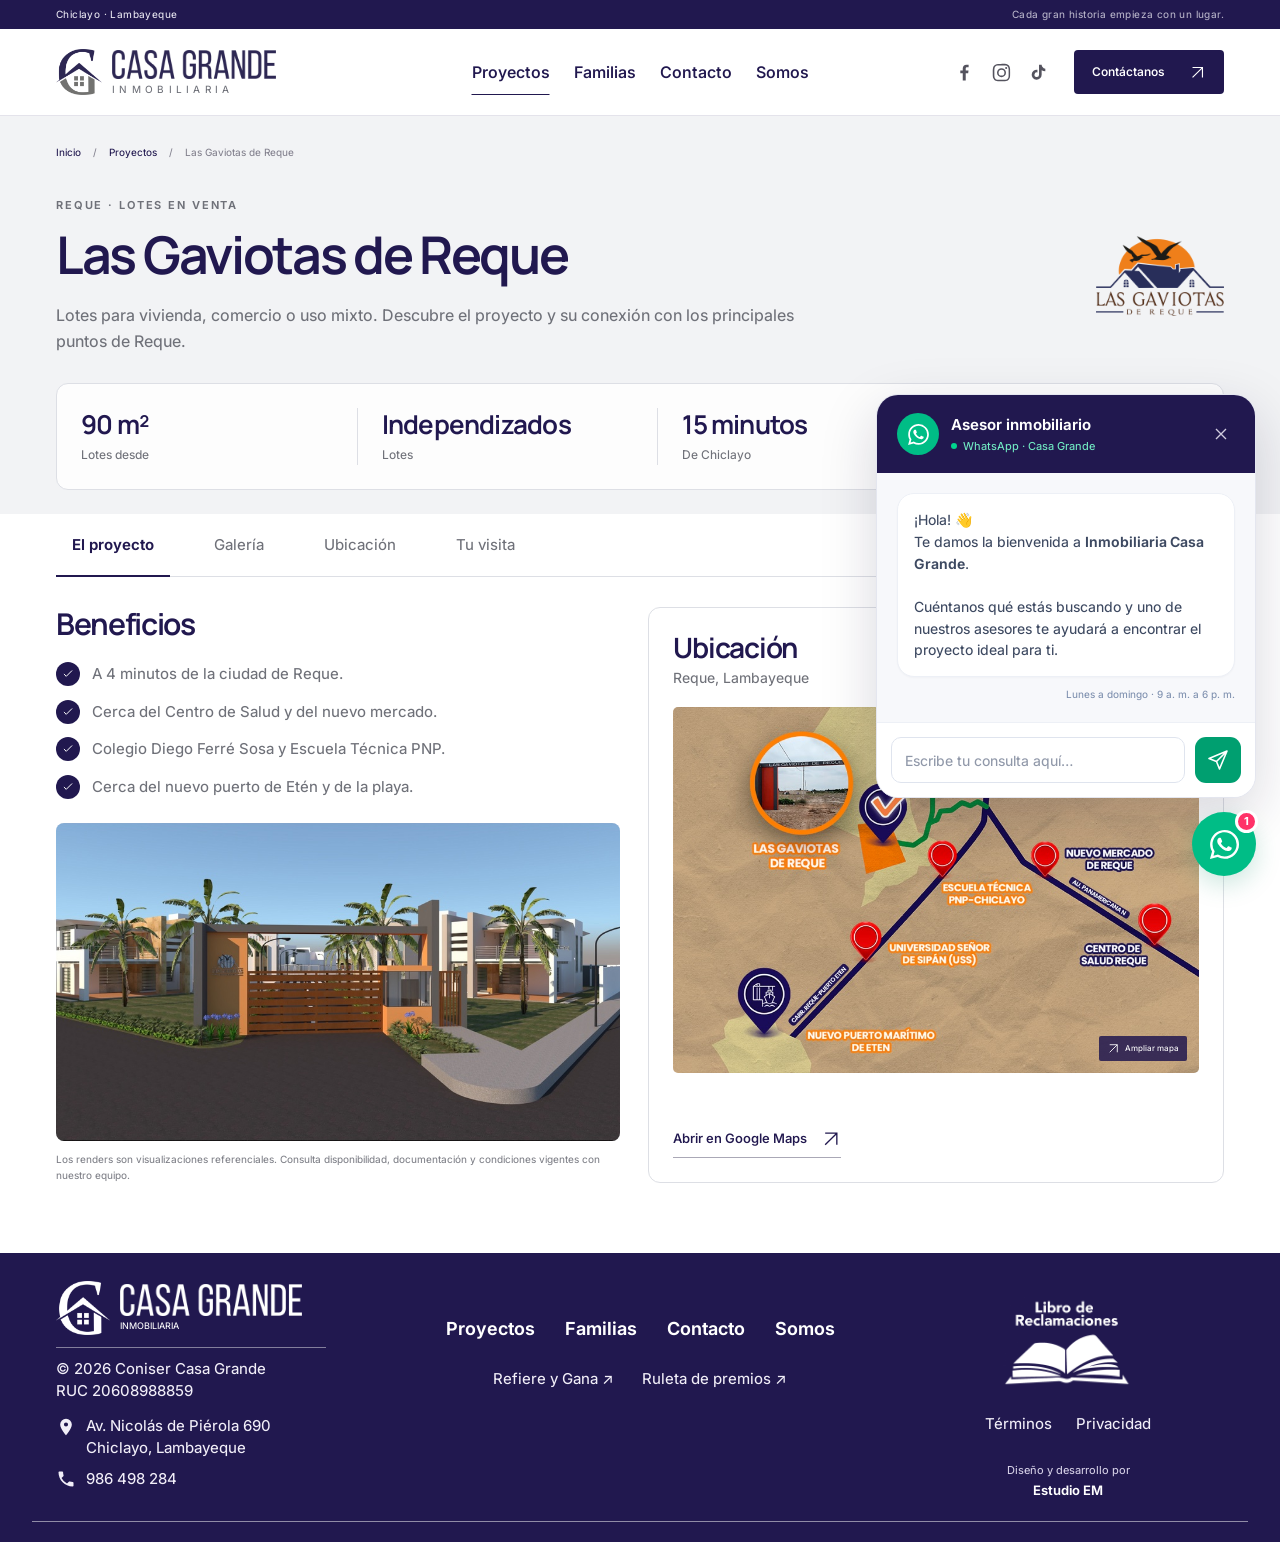
<file: las-gaviotas-de-reque.html>
<!doctype html><html lang="es"><head><meta charset="utf-8"><meta name="viewport" content="width=device-width, initial-scale=1"><title>Las Gaviotas de Reque | Casa Grande Inmobiliaria</title><meta name="description" content="Lotes para vivienda, comercio o uso mixto. Descubre el proyecto y su conexión con los principales puntos de Reque."><link rel="canonical" href="https://inmobiliariacasagrande.com/las-gaviotas-de-reque"><meta name="theme-color" content="#21184f"><meta property="og:title" content="Las Gaviotas de Reque | Casa Grande Inmobiliaria"><meta property="og:description" content="Lotes para vivienda, comercio o uso mixto. Descubre el proyecto y su conexión con los principales puntos de Reque."><meta property="og:image" content="https://inmobiliariacasagrande.com/img/logo-casa-grande-compartir-20261015.png"><meta property="og:type" content="website"><meta property="og:url" content="https://inmobiliariacasagrande.com/las-gaviotas-de-reque"><meta name="twitter:card" content="summary"><meta name="twitter:image" content="https://inmobiliariacasagrande.com/img/logo-casa-grande-compartir-20261015.png"><link rel="icon" href="favicon-casa-grande-20261015.svg" type="image/svg+xml"><link rel="apple-touch-icon" href="apple-touch-icon.png"><link rel="preconnect" href="https://fonts.googleapis.com"><link rel="preconnect" href="https://fonts.gstatic.com" crossorigin><link href="https://fonts.googleapis.com/css2?family=Inter:wght@400..750&family=Manrope:wght@300..800&display=swap" rel="stylesheet"><link rel="stylesheet" href="redesign.css?v=20261105-panel"><script defer src="redesign.js?v=20261105-panel"></script></head><body data-page="las-gaviotas-de-reque"><a class="skip-link" href="#contenido">Saltar al contenido</a>
 <div class="topline"><div class="shell"><span>Chiclayo · Lambayeque</span><span class="topline-message" data-cms="g-franja-1">Cada gran historia empieza con un lugar.</span></div></div>
 <header class="site-header"><div class="shell header-inner"><a class="brand-link" href="index.html" aria-label="Casa Grande Inmobiliaria · Inicio"><span class="brand"><img class="brand-symbol" src="img/logo-marca.png" alt="" width="340" height="341"><span class="brand-name"><img src="img/logo-texto.png" alt="Casa Grande" width="900" height="159"><span>INMOBILIARIA</span></span></span></a>
 <nav id="main-nav" class="main-nav" aria-label="Navegación principal"><a href="proyectos.html" aria-current="page">Proyectos</a><a href="familias.html">Familias</a><a href="contacto.html">Contacto</a><a href="somos.html">Somos</a></nav>
 <div class="header-socials" aria-label="Redes sociales"><a href="https://www.facebook.com/casagrandesac.inmobiliaria" target="_blank" rel="noopener" aria-label="Facebook"><svg viewBox="0 0 24 24" aria-hidden="true"><path d="M13.4 21v-8.2h2.8l.4-3.2h-3.2V7.5c0-.9.3-1.6 1.6-1.6h1.7V3.1c-.3 0-1.3-.1-2.5-.1-2.5 0-4.2 1.5-4.2 4.3v2.4H7.2v3.2h2.8V21h3.4z"/></svg></a><a href="https://www.instagram.com/casagrande_inmobiliaria" target="_blank" rel="noopener" aria-label="Instagram"><svg viewBox="0 0 24 24" aria-hidden="true"><path d="M12 2.2c-2.7 0-3 0-4 .06-1.1.05-1.8.22-2.4.47-.7.26-1.2.6-1.8 1.2-.6.6-.94 1.1-1.2 1.8-.25.6-.42 1.3-.47 2.4C2 9.1 2 9.4 2 12s0 2.9.06 4c.05 1.1.22 1.8.47 2.4.26.7.6 1.2 1.2 1.8.6.6 1.1.94 1.8 1.2.6.25 1.3.42 2.4.47 1.1.06 1.4.06 4 .06s2.9 0 4-.06c1.1-.05 1.8-.22 2.4-.47.7-.26 1.2-.6 1.8-1.2.6-.6.94-1.1 1.2-1.8.25-.6.42-1.3.47-2.4.06-1.1.06-1.4.06-4s0-2.9-.06-4c-.05-1.1-.22-1.8-.47-2.4a4.9 4.9 0 0 0-1.2-1.8 4.9 4.9 0 0 0-1.8-1.2c-.6-.25-1.3-.42-2.4-.47-1.1-.06-1.4-.06-4-.06zm0 1.8c2.7 0 3 0 4 .06 1 .04 1.5.2 1.9.34.5.18.8.4 1.1.75.35.35.57.65.75 1.1.15.4.3.9.34 1.9.06 1 .06 1.3.06 4s0 3-.06 4c-.04 1-.2 1.5-.34 1.9-.18.5-.4.8-.75 1.1-.35.35-.65.57-1.1.75-.4.15-.9.3-1.9.34-1 .06-1.3.06-4 .06s-3 0-4-.06c-1-.04-1.5-.2-1.9-.34-.5-.18-.8-.4-1.1-.75a3 3 0 0 1-.75-1.1c-.15-.4-.3-.9-.34-1.9-.06-1-.06-1.3-.06-4s0-3 .06-4c.04-1 .2-1.5.34-1.9.18-.5.4-.8.75-1.1.35-.35.65-.57 1.1-.75.4-.15.9-.3 1.9-.34 1-.06 1.3-.06 4-.06zm0 3.06a5.14 5.14 0 1 0 0 10.28 5.14 5.14 0 0 0 0-10.28zm0 8.48a3.34 3.34 0 1 1 0-6.68 3.34 3.34 0 0 1 0 6.68zm6.54-8.68a1.2 1.2 0 1 1-2.4 0 1.2 1.2 0 0 1 2.4 0z"/></svg></a><a href="https://www.tiktok.com/@casa.grande.inmob" target="_blank" rel="noopener" aria-label="TikTok"><svg viewBox="0 0 24 24" aria-hidden="true"><path d="M16.6 5.8a4.3 4.3 0 0 1-1-2.8h-3v11.5a2.6 2.6 0 1 1-1.8-2.5V8.9a5.7 5.7 0 1 0 4.8 5.6V9.4a7.3 7.3 0 0 0 4.2 1.3V7.7a4.3 4.3 0 0 1-3.2-1.9z"/></svg></a></div>
 <button class="button button-blue header-contact" data-contact>Contáctanos <svg viewBox="0 0 24 24" fill="none" aria-hidden="true"><path d="M5 19 19 5M5 5h14v14" stroke="currentColor" stroke-width="1.6"/></svg></button>
 <button class="menu-toggle icon-button" aria-label="Abrir menú" aria-expanded="false" aria-controls="main-nav"><span></span><span></span></button></div><div class="scroll-line" aria-hidden="true"></div></header><main id="contenido"><section class="project-page-head section-tint"><div class="shell"><div class="breadcrumbs"><a href="index.html">Inicio</a><span>/</span><a href="proyectos.html">Proyectos</a><span>/</span><span>Las Gaviotas de Reque</span></div><div class="project-head-main"><div><span class="eyebrow" data-reveal>REQUE · LOTES EN VENTA</span><h1 data-reveal>Las Gaviotas de Reque</h1><p data-reveal>Lotes para vivienda, comercio o uso mixto. Descubre el proyecto y su conexión con los principales puntos de Reque.</p></div><img class="project-page-logo" src="img/logo-gaviotas.png" alt="Logotipo de Las Gaviotas de Reque"></div><div class="project-facts" data-reveal><div><strong>90 m²</strong><span>Lotes desde</span></div><div><strong>Independizados</strong><span>Lotes</span></div><div><strong>15 minutos</strong><span>De Chiclayo</span></div><button class="button button-blue" data-contact data-selected-project="Las Gaviotas de Reque">Consultar proyecto <svg viewBox="0 0 24 24" fill="none" aria-hidden="true"><path d="M5 19 19 5M5 5h14v14" stroke="currentColor" stroke-width="1.6"/></svg></button></div></div></section>
 <section class="project-workspace"><div class="shell"><div class="project-tabs" role="tablist" aria-label="Información de Las Gaviotas de Reque"><button role="tab" id="tab-summary" aria-controls="panel-summary" aria-selected="true" tabindex="0" data-tab="summary">El proyecto</button><button role="tab" id="tab-gallery" aria-controls="panel-gallery" aria-selected="false" tabindex="-1" data-tab="gallery">Galería</button><button role="tab" id="tab-location" aria-controls="panel-location" aria-selected="false" tabindex="-1" data-tab="location">Ubicación</button><button role="tab" id="tab-visit" aria-controls="panel-visit" aria-selected="false" tabindex="-1" data-tab="visit">Tu visita</button></div><section class="project-tab-panel" id="panel-summary" role="tabpanel" aria-labelledby="tab-summary"><div class="project-overview"><div class="project-benefits"><h2 class="project-section-title">Beneficios</h2><ul class="benefit-list"><li><svg viewBox="0 0 24 24" fill="none" aria-hidden="true"><path d="m5 12 4 4L19 6" stroke="currentColor" stroke-width="1.7"/></svg><span>A 4 minutos de la ciudad de Reque.</span></li><li><svg viewBox="0 0 24 24" fill="none" aria-hidden="true"><path d="m5 12 4 4L19 6" stroke="currentColor" stroke-width="1.7"/></svg><span>Cerca del Centro de Salud y del nuevo mercado.</span></li><li><svg viewBox="0 0 24 24" fill="none" aria-hidden="true"><path d="m5 12 4 4L19 6" stroke="currentColor" stroke-width="1.7"/></svg><span>Colegio Diego Ferré Sosa y Escuela Técnica PNP.</span></li><li><svg viewBox="0 0 24 24" fill="none" aria-hidden="true"><path d="m5 12 4 4L19 6" stroke="currentColor" stroke-width="1.7"/></svg><span>Cerca del nuevo puerto de Etén y de la playa.</span></li></ul><section class="gallery-widget gallery-widget--compact " data-gallery data-gallery-interval="2000" aria-label="Fotografías de Las Gaviotas de Reque" aria-roledescription="carrusel"><script type="application/json" class="gallery-data">[{"src": "img/gaviotas-render-portada.jpg", "alt": "Render de la portada de ingreso del proyecto", "caption": "Portada de ingreso · render", "event": false, "render": true}, {"src": "img/gaviotas-recorrido-01-realista-20261021.png", "alt": "Vía interior con viviendas y palmeras de Las Gaviotas de Reque · render referencial", "caption": "Vía interior · render referencial", "event": false, "render": false}, {"src": "img/gaviotas-recorrido-02-realista-20261021.png", "alt": "Intersección y losa deportiva de Las Gaviotas de Reque · render referencial", "caption": "Losa deportiva · render referencial", "event": false, "render": false}, {"src": "img/gaviotas-recorrido-03-realista-20261021.png", "alt": "Viviendas y juegos infantiles de Las Gaviotas de Reque · render referencial", "caption": "Juegos infantiles · render referencial", "event": false, "render": false}, {"src": "img/gaviotas-recorrido-04-realista-20261021.png", "alt": "Calle y áreas comunes con palmeras de Las Gaviotas de Reque · render referencial", "caption": "Áreas comunes · render referencial", "event": false, "render": false}]</script><div class="gallery-stage"><button class="gallery-open" data-gallery-open aria-label="Ampliar fotografía: Portada de ingreso · render"><span class="carousel-image  is-render"><img src="img/gaviotas-render-portada.jpg" alt="Render de la portada de ingreso del proyecto" decoding="async" loading="lazy"></span><span class="gallery-zoom"><svg viewBox="0 0 24 24" fill="none" aria-hidden="true"><path d="M5 19 19 5M5 5h14v14" stroke="currentColor" stroke-width="1.6"/></svg><span>Ampliar</span></span></button><button class="gallery-prev icon-button" data-gallery-prev aria-label="Imagen anterior" disabled><svg viewBox="0 0 24 24" fill="none" aria-hidden="true"><path d="m9 5 7 7-7 7" stroke="currentColor" stroke-width="1.6"/></svg></button><button class="gallery-next icon-button" data-gallery-next aria-label="Imagen siguiente"><svg viewBox="0 0 24 24" fill="none" aria-hidden="true"><path d="m9 5 7 7-7 7" stroke="currentColor" stroke-width="1.6"/></svg></button><button class="gallery-autoplay" type="button" data-gallery-autoplay aria-label="Pausar carrusel" aria-pressed="false"><svg viewBox="0 0 24 24" fill="none" aria-hidden="true"><path d="M9 5v14M15 5v14" stroke="currentColor" stroke-width="2" stroke-linecap="round"/></svg></button></div><p class="image-disclaimer gallery-disclaimer">Los renders son visualizaciones referenciales. Consulta disponibilidad, documentación y condiciones vigentes con nuestro equipo.</p></section></div><aside class="project-side"><div class="location-heading"><h3>Ubicación</h3><p>Reque, Lambayeque</p></div><button class="location-image" data-single-photo="img/gaviotas-mapa.jpg" data-photo-alt="Mapa de ubicación de Las Gaviotas de Reque" aria-label="Ampliar mapa de Reque"><img src="img/gaviotas-mapa.jpg" alt="Mapa de ubicación del proyecto y sus puntos de referencia" width="900" height="626" loading="lazy"><span><svg viewBox="0 0 24 24" fill="none" aria-hidden="true"><path d="M5 19 19 5M5 5h14v14" stroke="currentColor" stroke-width="1.6"/></svg> Ampliar mapa</span></button><a class="text-link" href="https://www.google.com/maps/place/Las+gaviotas+de+reque/@-6.8753531,-79.8297115,17z/" target="_blank" rel="noopener">Abrir en Google Maps <svg viewBox="0 0 24 24" fill="none" aria-hidden="true"><path d="M5 19 19 5M5 5h14v14" stroke="currentColor" stroke-width="1.6"/></svg></a></aside></div></section>
 <section class="project-tab-panel" id="panel-gallery" role="tabpanel" aria-labelledby="tab-gallery" hidden><header class="panel-heading"><div><span class="eyebrow">MIRA MÁS DE CERCA</span><h2>Explora Las Gaviotas de Reque.</h2></div><p>Renders referenciales y fotografías del proyecto.<br>Selecciona una imagen para ampliarla.</p></header><section class="gallery-widget  " data-gallery data-gallery-interval="2000" aria-label="Fotografías de Las Gaviotas de Reque" aria-roledescription="carrusel"><script type="application/json" class="gallery-data">[{"src": "img/gaviotas-render-portada.jpg", "alt": "Render de la portada de ingreso del proyecto", "caption": "Portada de ingreso · render", "event": false, "render": true}, {"src": "img/gaviotas-recorrido-01-realista-20261021.png", "alt": "Vía interior con viviendas y palmeras de Las Gaviotas de Reque · render referencial", "caption": "Vía interior · render referencial", "event": false, "render": false}, {"src": "img/gaviotas-recorrido-02-realista-20261021.png", "alt": "Intersección y losa deportiva de Las Gaviotas de Reque · render referencial", "caption": "Losa deportiva · render referencial", "event": false, "render": false}, {"src": "img/gaviotas-recorrido-03-realista-20261021.png", "alt": "Viviendas y juegos infantiles de Las Gaviotas de Reque · render referencial", "caption": "Juegos infantiles · render referencial", "event": false, "render": false}, {"src": "img/gaviotas-recorrido-04-realista-20261021.png", "alt": "Calle y áreas comunes con palmeras de Las Gaviotas de Reque · render referencial", "caption": "Áreas comunes · render referencial", "event": false, "render": false}]</script><div class="gallery-stage"><button class="gallery-open" data-gallery-open aria-label="Ampliar fotografía: Portada de ingreso · render"><span class="carousel-image  is-render"><img src="img/gaviotas-render-portada.jpg" alt="Render de la portada de ingreso del proyecto" decoding="async" loading="lazy"></span><span class="gallery-zoom"><svg viewBox="0 0 24 24" fill="none" aria-hidden="true"><path d="M5 19 19 5M5 5h14v14" stroke="currentColor" stroke-width="1.6"/></svg><span>Ampliar</span></span></button><button class="gallery-prev icon-button" data-gallery-prev aria-label="Imagen anterior" disabled><svg viewBox="0 0 24 24" fill="none" aria-hidden="true"><path d="m9 5 7 7-7 7" stroke="currentColor" stroke-width="1.6"/></svg></button><button class="gallery-next icon-button" data-gallery-next aria-label="Imagen siguiente"><svg viewBox="0 0 24 24" fill="none" aria-hidden="true"><path d="m9 5 7 7-7 7" stroke="currentColor" stroke-width="1.6"/></svg></button><button class="gallery-autoplay" type="button" data-gallery-autoplay aria-label="Pausar carrusel" aria-pressed="false"><svg viewBox="0 0 24 24" fill="none" aria-hidden="true"><path d="M9 5v14M15 5v14" stroke="currentColor" stroke-width="2" stroke-linecap="round"/></svg></button></div><p class="image-disclaimer gallery-disclaimer">Los renders son visualizaciones referenciales. Consulta disponibilidad, documentación y condiciones vigentes con nuestro equipo.</p></section></section>
 <section class="project-tab-panel" id="panel-location" role="tabpanel" aria-labelledby="tab-location" hidden><div class="location-panel"><div class="location-heading"><h3>Ubicación</h3><p>Reque, Lambayeque</p></div><button class="location-image" data-single-photo="img/gaviotas-mapa.jpg" data-photo-alt="Mapa de ubicación de Las Gaviotas de Reque" aria-label="Ampliar mapa de Reque"><img src="img/gaviotas-mapa.jpg" alt="Mapa de ubicación del proyecto y sus puntos de referencia" width="900" height="626" loading="lazy"><span><svg viewBox="0 0 24 24" fill="none" aria-hidden="true"><path d="M5 19 19 5M5 5h14v14" stroke="currentColor" stroke-width="1.6"/></svg> Ampliar mapa</span></button><a class="text-link" href="https://www.google.com/maps/place/Las+gaviotas+de+reque/@-6.8753531,-79.8297115,17z/" target="_blank" rel="noopener">Abrir en Google Maps <svg viewBox="0 0 24 24" fill="none" aria-hidden="true"><path d="M5 19 19 5M5 5h14v14" stroke="currentColor" stroke-width="1.6"/></svg></a><div class="location-facts"><p><strong>Reque, Lambayeque.</strong><br>A 4 minutos de la ciudad de Reque y a 15 minutos de Chiclayo.</p><p>Conoce las referencias del entorno y coordina una visita para recorrer el proyecto.</p></div><button class="button button-blue" data-contact data-selected-project="Las Gaviotas de Reque">Quiero conocer el proyecto <svg viewBox="0 0 24 24" fill="none" aria-hidden="true"><path d="M5 19 19 5M5 5h14v14" stroke="currentColor" stroke-width="1.6"/></svg></button></div></section>
 <section class="project-tab-panel" id="panel-visit" role="tabpanel" aria-labelledby="tab-visit" hidden><div class="visit-panel"><div><span class="eyebrow">CONÓCELO EN PERSONA</span><h2>El siguiente paso<br>es una visita.</h2><p>Te acompañamos para que conozcas el lugar, revises la información y resuelvas tus preguntas.</p><button class="button button-blue" data-contact data-selected-project="Las Gaviotas de Reque">Coordinar mi visita <svg viewBox="0 0 24 24" fill="none" aria-hidden="true"><path d="M5 19 19 5M5 5h14v14" stroke="currentColor" stroke-width="1.6"/></svg></button></div><ol><li><span>01</span><div><h3>Conversemos</h3><p>Cuéntanos qué te interesa y qué información necesitas.</p></div></li><li><span>02</span><div><h3>Coordinemos el recorrido</h3><p>Consulta con el equipo los horarios y la disponibilidad.</p></div></li><li><span>03</span><div><h3>Conoce el proyecto</h3><p>Recorre el lugar y revisa sus características.</p></div></li></ol></div></section>
 </div></section></main><footer class="site-footer"><div class="shell footer-top"><div class="footer-brand"><a class="footer-brand-link" href="index.html" aria-label="Casa Grande · Inicio"><span class="brand"><img class="brand-symbol" src="img/logo-marca-claro.png" alt="" width="340" height="341"><span class="brand-name"><img src="img/logo-texto-claro.png" alt="Casa Grande" width="900" height="159"><span>INMOBILIARIA</span></span></span></a><span class="footer-copyright">© 2026 Coniser Casa Grande<span class="footer-ruc">RUC 20608988859</span></span><div class="footer-contact"><p class="footer-address"><svg viewBox="0 0 24 24" aria-hidden="true"><path fill="currentColor" fill-rule="evenodd" d="M12 2a7 7 0 0 0-7 7c0 5.25 7 13 7 13s7-7.75 7-13a7 7 0 0 0-7-7Zm0 4.5a2.5 2.5 0 1 1 0 5 2.5 2.5 0 0 1 0-5Z"/></svg><span>Av. Nicolás de Piérola 690<br>Chiclayo, Lambayeque</span></p><a class="footer-phone" href="tel:+51986498284"><svg viewBox="0 0 24 24" aria-hidden="true"><path fill="currentColor" d="M6.62 10.79a15.05 15.05 0 0 0 6.59 6.59l2.2-2.2c.27-.27.67-.36 1.02-.24 1.12.37 2.33.57 3.57.57.55 0 1 .45 1 1V20c0 .55-.45 1-1 1C10.61 21 3 13.39 3 4c0-.55.45-1 1-1h3.5c.55 0 1 .45 1 1 0 1.25.2 2.45.57 3.57.11.35.03.74-.25 1.02l-2.2 2.2Z"/></svg><span>986 498 284</span></a></div></div><div class="footer-navigation"><div class="footer-links"><a href="proyectos.html">Proyectos</a><a href="familias.html">Familias</a><a href="contacto.html">Contacto</a><a href="somos.html">Somos</a></div><div class="footer-promotions"><a class="footer-secondary" href="refiere.html">Refiere y Gana ↗</a><a class="footer-secondary" href="ruleta.html">Ruleta de premios ↗</a></div></div>
 <div class="footer-legal"><a class="footer-complaints" href="libro-reclamaciones.html" aria-label="Abrir Libro de Reclamaciones"><img src="img/libro-reclamaciones.png" alt="Libro de Reclamaciones" width="1097" height="800" loading="lazy"></a><div class="footer-legal-links"><a href="terminos.html">Términos</a><a href="politica-privacidad.html">Privacidad</a></div><a class="footer-credit" href="https://www.estudioemperu.com" rel="noreferrer"><span>Diseño y desarrollo por</span><strong>Estudio EM</strong></a></div></div><div class="footer-rule" aria-hidden="true"></div></footer><aside class="wa-chat" data-wa-chat aria-label="Atención por WhatsApp">
 <section class="wa-chat__panel" id="whatsapp-chat" aria-labelledby="whatsapp-chat-title" hidden>
 <header class="wa-chat__header"><span class="wa-chat__avatar"><svg viewBox="0 0 24 24" aria-hidden="true"><path fill="currentColor" d="M12.04 2C6.58 2 2.13 6.45 2.13 11.91c0 1.75.46 3.46 1.32 4.96L2 22l5.25-1.38a9.9 9.9 0 0 0 4.79 1.22h.01c5.46 0 9.91-4.45 9.91-9.91 0-2.65-1.03-5.14-2.9-7.01A9.82 9.82 0 0 0 12.04 2zm0 18.15h-.01a8.2 8.2 0 0 1-4.19-1.15l-.3-.18-3.12.82.83-3.04-.2-.31a8.19 8.19 0 0 1-1.26-4.38c0-4.54 3.7-8.23 8.25-8.23 2.2 0 4.27.86 5.83 2.42a8.18 8.18 0 0 1 2.41 5.82c0 4.54-3.7 8.23-8.24 8.23zm4.52-6.16c-.25-.12-1.47-.72-1.69-.81-.23-.08-.39-.12-.56.13-.16.24-.64.8-.79.97-.14.16-.29.18-.54.06-.25-.12-1.05-.39-1.99-1.23-.74-.66-1.23-1.47-1.38-1.72-.14-.25-.01-.38.11-.5.11-.11.25-.29.37-.43.12-.15.16-.25.25-.41.08-.17.04-.31-.02-.43-.06-.12-.56-1.34-.76-1.84-.2-.48-.4-.42-.56-.43h-.47c-.16 0-.43.06-.65.31-.22.25-.85.83-.85 2.03s.87 2.35.99 2.51c.12.16 1.71 2.61 4.15 3.66.58.25 1.03.4 1.39.51.58.19 1.11.16 1.53.1.47-.07 1.47-.6 1.67-1.18.21-.58.21-1.07.15-1.18-.06-.11-.22-.17-.47-.29z"/></svg></span><div><strong id="whatsapp-chat-title">Asesor inmobiliario</strong><span class="wa-chat__status"><i aria-hidden="true"></i>WhatsApp · Casa Grande</span></div><button class="wa-chat__close" type="button" data-wa-chat-close aria-label="Cerrar cuadro de WhatsApp"><svg viewBox="0 0 24 24" fill="none" aria-hidden="true"><path d="m6 6 12 12M18 6 6 18" stroke="currentColor" stroke-width="1.6"/></svg></button></header>
 <div class="wa-chat__body"><p class="wa-chat__message">¡Hola! 👋<br>Te damos la bienvenida a <strong>Inmobiliaria Casa Grande</strong>.<br><br>Cuéntanos qué estás buscando y uno de nuestros asesores te ayudará a encontrar el proyecto ideal para ti.</p><p class="wa-chat__hours">Lunes a domingo · 9 a. m. a 6 p. m.</p></div>
 <form class="wa-chat__form" data-wa-chat-form><label for="whatsapp-chat-message" class="visually-hidden">Tu consulta para Casa Grande</label><input id="whatsapp-chat-message" name="consulta" type="text" placeholder="Escribe tu consulta aquí…" autocomplete="off" maxlength="1000" required><button class="wa-chat__send" type="submit" aria-label="Continuar en WhatsApp"><svg viewBox="0 0 24 24" fill="none" aria-hidden="true"><path d="m21 3-7.5 18-3-7.5L3 10.5 21 3ZM21 3 10.5 13.5" stroke="currentColor" stroke-width="1.6" stroke-linejoin="round" stroke-linecap="round"/></svg></button></form>
 </section>
 <button class="wa-chat__launcher" type="button" data-wa-chat-toggle aria-label="WhatsApp: 1 mensaje" aria-expanded="false" aria-controls="whatsapp-chat"><svg viewBox="0 0 24 24" aria-hidden="true"><path fill="currentColor" d="M12.04 2C6.58 2 2.13 6.45 2.13 11.91c0 1.75.46 3.46 1.32 4.96L2 22l5.25-1.38a9.9 9.9 0 0 0 4.79 1.22h.01c5.46 0 9.91-4.45 9.91-9.91 0-2.65-1.03-5.14-2.9-7.01A9.82 9.82 0 0 0 12.04 2zm0 18.15h-.01a8.2 8.2 0 0 1-4.19-1.15l-.3-.18-3.12.82.83-3.04-.2-.31a8.19 8.19 0 0 1-1.26-4.38c0-4.54 3.7-8.23 8.25-8.23 2.2 0 4.27.86 5.83 2.42a8.18 8.18 0 0 1 2.41 5.82c0 4.54-3.7 8.23-8.24 8.23zm4.52-6.16c-.25-.12-1.47-.72-1.69-.81-.23-.08-.39-.12-.56.13-.16.24-.64.8-.79.97-.14.16-.29.18-.54.06-.25-.12-1.05-.39-1.99-1.23-.74-.66-1.23-1.47-1.38-1.72-.14-.25-.01-.38.11-.5.11-.11.25-.29.37-.43.12-.15.16-.25.25-.41.08-.17.04-.31-.02-.43-.06-.12-.56-1.34-.76-1.84-.2-.48-.4-.42-.56-.43h-.47c-.16 0-.43.06-.65.31-.22.25-.85.83-.85 2.03s.87 2.35.99 2.51c.12.16 1.71 2.61 4.15 3.66.58.25 1.03.4 1.39.51.58.19 1.11.16 1.53.1.47-.07 1.47-.6 1.67-1.18.21-.58.21-1.07.15-1.18-.06-.11-.22-.17-.47-.29z"/></svg><span class="wa-chat__badge" aria-hidden="true">1</span></button>
 </aside><dialog class="contact-dialog" id="contact-dialog" aria-labelledby="contact-dialog-title"><div class="contact-dialog-inner"><button class="dialog-close icon-button" data-close-dialog aria-label="Cerrar consulta"><svg viewBox="0 0 24 24" fill="none" aria-hidden="true"><path d="m6 6 12 12M18 6 6 18" stroke="currentColor" stroke-width="1.6"/></svg></button><span class="eyebrow" data-cms="g-consulta-1">ESTAMOS CERCA</span><h2 id="contact-dialog-title" data-cms="g-consulta-2">Tu próximo paso,<br>con Casa Grande.</h2><p class="muted" data-cms="g-consulta-3">Cuéntanos qué tienes en mente. Nuestro equipo te ayuda a conocer los proyectos y coordinar una visita.</p><form class="consult-form" data-consult-form>
 <div class="form-fields"><div class="field-row"><label for="panel-name">Nombre completo <span>*</span></label><input id="panel-name" name="nombre" autocomplete="name" placeholder="¿Cómo te llamas?" required maxlength="90"></div>
 <div class="field-row"><label for="panel-phone">Celular / WhatsApp <span>*</span></label><input id="panel-phone" name="celular" type="tel" inputmode="tel" autocomplete="tel" placeholder="Tu número de contacto" pattern="[0-9+\s\(\)\-]{9,18}" required maxlength="18"></div>
 <div class="field-row"><label for="panel-project">¿Qué proyecto te interesa?</label><select id="panel-project" name="proyecto"><option value="">Quiero ayuda para elegir</option><option>Alameda Real · Pimentel</option><option>Las Gaviotas de Reque</option></select></div>
 <div class="field-row"><label for="panel-purpose">Me gustaría</label><select id="panel-purpose" name="motivo"><option>Recibir información del proyecto</option><option>Coordinar una visita</option><option>Consultar opciones de pago</option></select></div>
 <label class="consent"><input type="checkbox" name="consentimiento" required><span>Acepto la <a href="politica-privacidad.html" target="_blank" rel="noopener">política de privacidad</a> y el tratamiento de mis datos para recibir información.</span></label>
 <button class="button button-blue button-full" type="submit">Preparar mi consulta <svg viewBox="0 0 24 24" fill="none" aria-hidden="true"><path d="M5 19 19 5M5 5h14v14" stroke="currentColor" stroke-width="1.6"/></svg></button><p class="form-helper">Revisarás tu mensaje antes de abrir WhatsApp.</p></div>
 <div class="form-review" hidden><span class="review-check"><svg viewBox="0 0 24 24" fill="none" aria-hidden="true"><path d="m5 12 4 4L19 6" stroke="currentColor" stroke-width="1.7"/></svg></span><h3>Tu consulta está lista.</h3><p data-review-summary></p><a class="button button-blue button-full" data-review-link target="_blank" rel="noopener" href="https://wa.me/51986498284">Abrir WhatsApp <svg viewBox="0 0 24 24" fill="none" aria-hidden="true"><path d="M5 19 19 5M5 5h14v14" stroke="currentColor" stroke-width="1.6"/></svg></a><button class="text-button" type="button" data-edit-consult>Editar mis datos</button></div></form></div></dialog>
 <dialog class="finder-dialog" id="finder-dialog" aria-labelledby="finder-title"><button class="dialog-close icon-button" data-close-dialog aria-label="Cerrar selector de proyecto"><svg viewBox="0 0 24 24" fill="none" aria-hidden="true"><path d="m6 6 12 12M18 6 6 18" stroke="currentColor" stroke-width="1.6"/></svg></button><div class="finder-intro"><span class="eyebrow" data-cms="g-buscador-1">EMPECEMOS POR TI</span><h2 id="finder-title" data-cms="g-buscador-2">¿Dónde imaginas<br>tu próximo paso?</h2><p data-cms="g-buscador-3">Elige una ubicación y conoce lo que tenemos para ti.</p><div class="finder-symbol" aria-hidden="true"><svg viewBox="0 0 80 80" fill="none" aria-hidden="true"><path d="M40 5v70M5 40h70M15 15l50 50M15 65l50-50" stroke="currentColor" stroke-width="1.5"/></svg></div></div><div class="finder-body"><div data-finder-choices><button class="finder-choice" data-finder="alameda"><span class="finder-choice-photo"><img src="img/alameda-real-portada-20261015.png" alt="" loading="lazy"></span><span><small>Pimentel</small><strong>Alameda Real</strong></span><svg viewBox="0 0 24 24" fill="none" aria-hidden="true"><path d="M5 19 19 5M5 5h14v14" stroke="currentColor" stroke-width="1.6"/></svg></button><button class="finder-choice" data-finder="gaviotas"><span class="finder-choice-photo"><img src="img/gaviotas-render-portada.jpg" alt="" loading="lazy"></span><span><small>Reque</small><strong>Las Gaviotas de Reque</strong></span><svg viewBox="0 0 24 24" fill="none" aria-hidden="true"><path d="M5 19 19 5M5 5h14v14" stroke="currentColor" stroke-width="1.6"/></svg></button><button class="finder-help" data-finder="help">Todavía no lo sé. Quiero asesoría <svg viewBox="0 0 24 24" fill="none" aria-hidden="true"><path d="M5 19 19 5M5 5h14v14" stroke="currentColor" stroke-width="1.6"/></svg></button></div><div data-finder-result hidden></div></div></dialog>
 <dialog class="lightbox-dialog" id="photo-dialog" aria-label="Fotografía ampliada"><button class="lightbox-close icon-button" data-close-dialog aria-label="Cerrar fotografía"><svg viewBox="0 0 24 24" fill="none" aria-hidden="true"><path d="m6 6 12 12M18 6 6 18" stroke="currentColor" stroke-width="1.6"/></svg></button><button class="lightbox-prev icon-button" data-photo-prev aria-label="Fotografía anterior"><svg viewBox="0 0 24 24" fill="none" aria-hidden="true"><path d="m9 5 7 7-7 7" stroke="currentColor" stroke-width="1.6"/></svg></button><figure><img data-photo-full alt=""><figcaption data-photo-caption></figcaption></figure><button class="lightbox-next icon-button" data-photo-next aria-label="Fotografía siguiente"><svg viewBox="0 0 24 24" fill="none" aria-hidden="true"><path d="m9 5 7 7-7 7" stroke="currentColor" stroke-width="1.6"/></svg></button><span class="lightbox-count" data-photo-count></span></dialog><script type="application/json" id="project-data">[{"key": "alameda", "slug": "alameda-real", "name": "Alameda Real", "city": "Pimentel", "logo": "logo-alameda.png", "cover": "alameda-real-portada-20261015.png", "tagline": "Cerca de todo lo que importa.", "desc": "Un espacio para tu próximo proyecto de vida en Pimentel, a filo de pista y frente a la Universidad de Chiclayo.", "facts": [["90 m²", "Lotes desde"], ["A filo de pista", "Acceso"], ["3 minutos", "De Chiclayo"]], "benefits": ["A filo de pista, frente a la Universidad de Chiclayo.", "A metros del Hospital Luis Heysen.", "Cerca de colegios y universidades.", "A 12 minutos de la playa de Pimentel."], "photos": [{"src": "img/alameda-real-r1-realista-20261015.png", "alt": "Visualización de la fachada de Alameda Real en Pimentel, retocada para mayor realismo", "caption": "Fachada · render referencial retocado", "event": false, "render": false}, {"src": "img/alameda-real-r3-realista-20261021.png", "alt": "Vista frontal del edificio y del ingreso de Alameda Real en Pimentel · render referencial", "caption": "Fachada principal · render referencial", "event": false, "render": false}, {"src": "img/alameda-real-r8-realista-20261021.png", "alt": "Vista de una vía interior con viviendas de Alameda Real · render referencial", "caption": "Vía interior · render referencial", "event": false, "render": false}, {"src": "img/alameda-real-r11-realista-20261021.png", "alt": "Intersección y calles interiores de Alameda Real · render referencial", "caption": "Calles interiores · render referencial", "event": false, "render": false}, {"src": "img/alameda-real-r13-realista-20261021.png", "alt": "Vista del edificio residencial de Alameda Real · render referencial", "caption": "Edificio residencial · render referencial", "event": false, "render": false}]}, {"key": "gaviotas", "slug": "las-gaviotas-de-reque", "name": "Las Gaviotas de Reque", "city": "Reque", "logo": "logo-gaviotas.png", "cover": "gaviotas-render-portada.jpg", "tagline": "Dale lugar a tus nuevos planes.", "desc": "Lotes para vivienda, comercio o uso mixto. Descubre el proyecto y su conexión con los principales puntos de Reque.", "facts": [["90 m²", "Lotes desde"], ["Independizados", "Lotes"], ["15 minutos", "De Chiclayo"]], "benefits": ["A 4 minutos de la ciudad de Reque.", "Cerca del Centro de Salud y del nuevo mercado.", "Colegio Diego Ferré Sosa y Escuela Técnica PNP.", "Cerca del nuevo puerto de Etén y de la playa."], "photos": [{"src": "img/gaviotas-render-portada.jpg", "alt": "Render de la portada de ingreso del proyecto", "caption": "Portada de ingreso · render", "event": false, "render": true}, {"src": "img/gaviotas-recorrido-01-realista-20261021.png", "alt": "Vía interior con viviendas y palmeras de Las Gaviotas de Reque · render referencial", "caption": "Vía interior · render referencial", "event": false, "render": false}, {"src": "img/gaviotas-recorrido-02-realista-20261021.png", "alt": "Intersección y losa deportiva de Las Gaviotas de Reque · render referencial", "caption": "Losa deportiva · render referencial", "event": false, "render": false}, {"src": "img/gaviotas-recorrido-03-realista-20261021.png", "alt": "Viviendas y juegos infantiles de Las Gaviotas de Reque · render referencial", "caption": "Juegos infantiles · render referencial", "event": false, "render": false}, {"src": "img/gaviotas-recorrido-04-realista-20261021.png", "alt": "Calle y áreas comunes con palmeras de Las Gaviotas de Reque · render referencial", "caption": "Áreas comunes · render referencial", "event": false, "render": false}]}]</script></body></html>
</file>
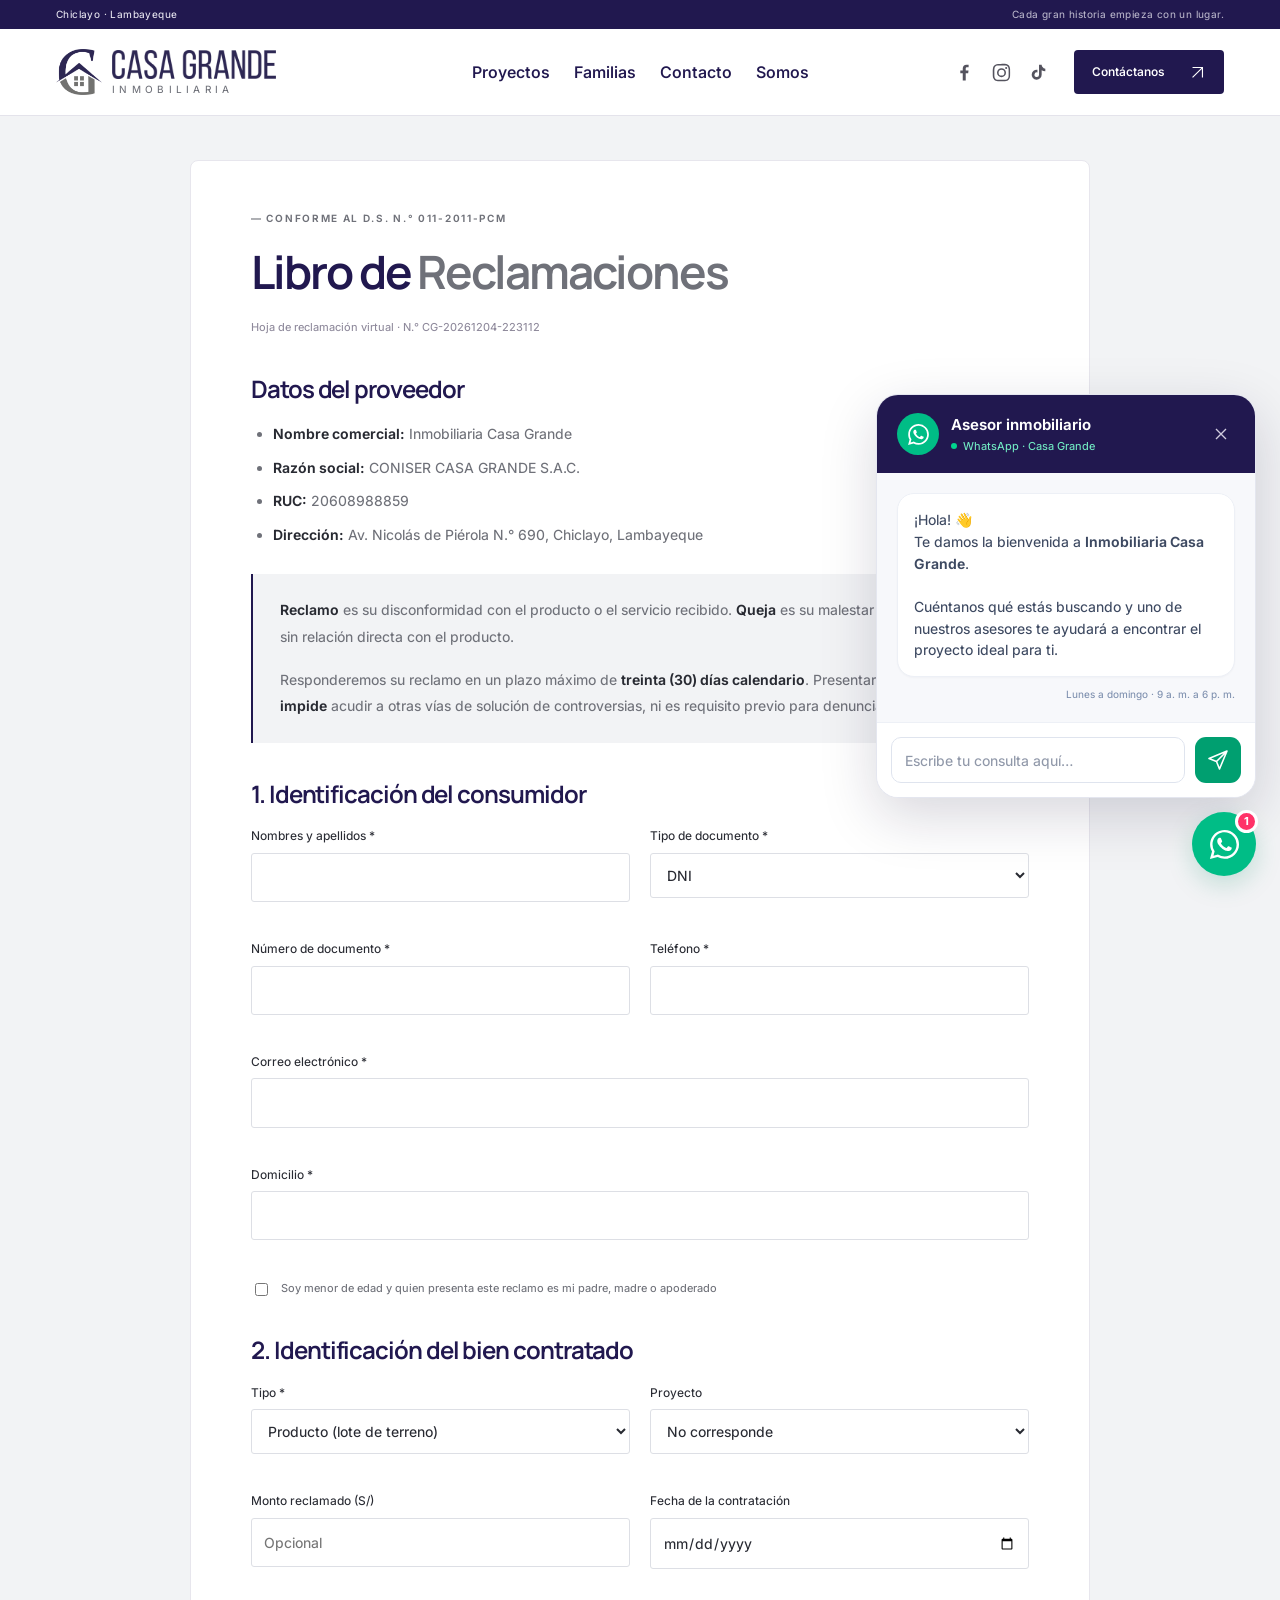
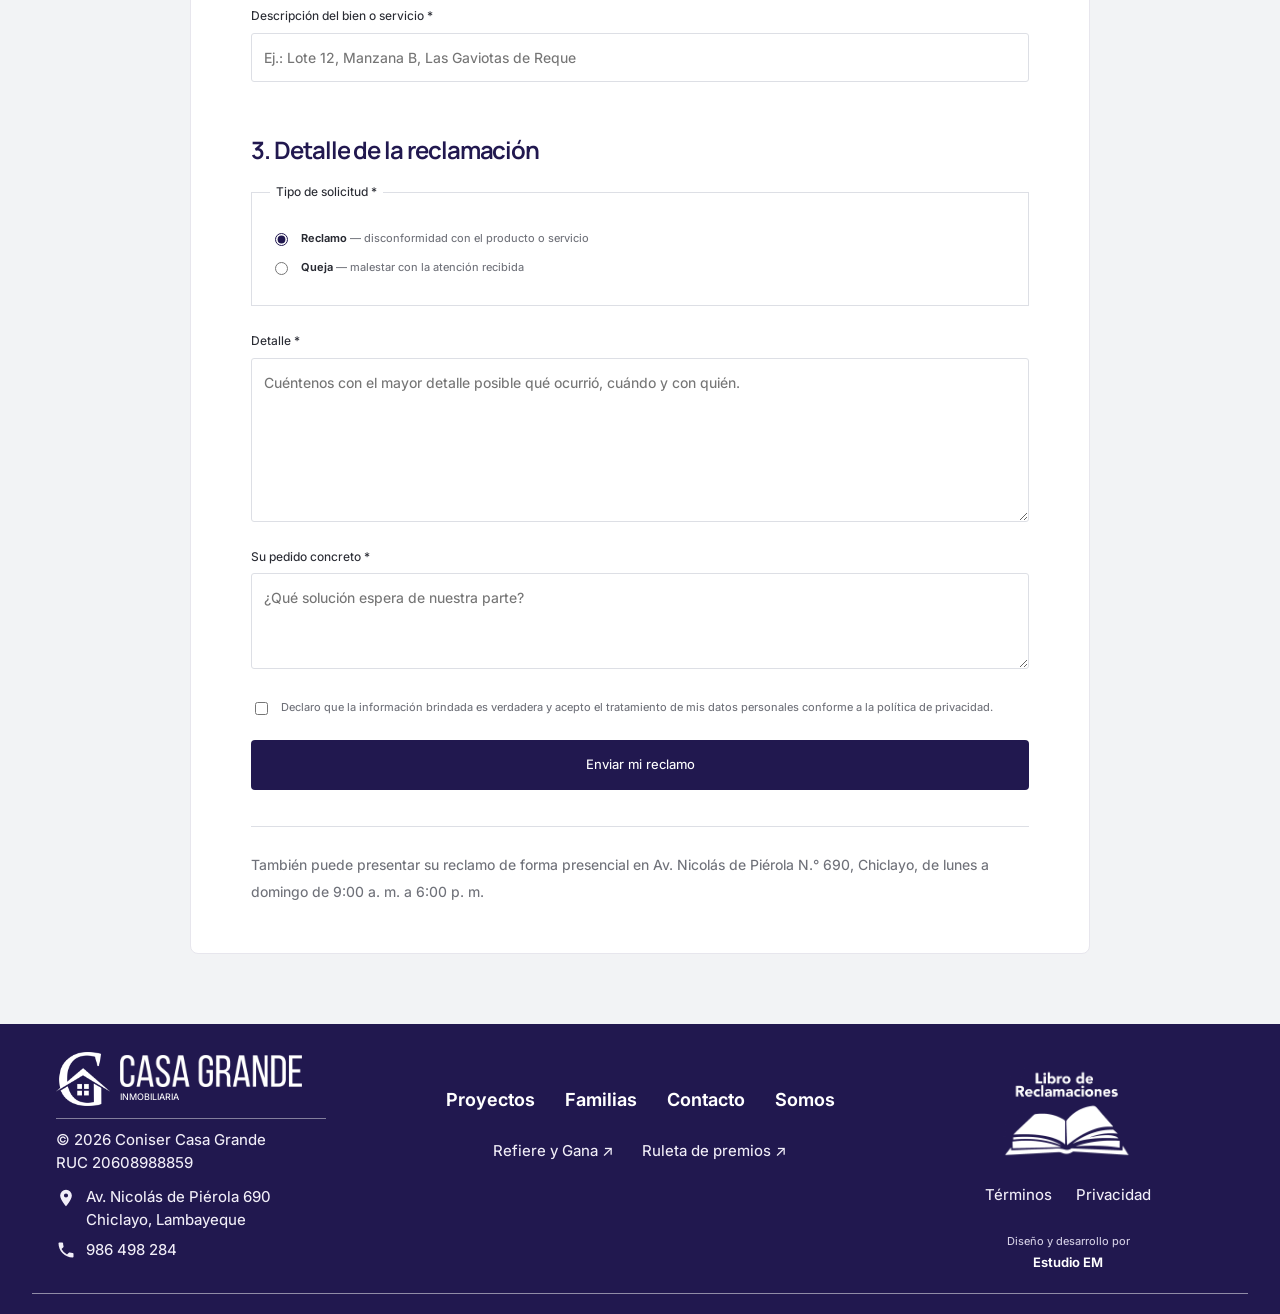
<file: libro-reclamaciones.html>
<!doctype html><html lang="es"><head><meta charset="utf-8"><meta name="viewport" content="width=device-width, initial-scale=1"><title>Libro de Reclamaciones | Casa Grande Inmobiliaria</title><meta name="description" content="Libro de Reclamaciones de Casa Grande Inmobiliaria."><link rel="canonical" href="https://inmobiliariacasagrande.com/libro-reclamaciones"><meta name="theme-color" content="#21184f"><meta property="og:title" content="Libro de Reclamaciones | Casa Grande Inmobiliaria"><meta property="og:description" content="Libro de Reclamaciones de Casa Grande Inmobiliaria."><meta property="og:image" content="https://inmobiliariacasagrande.com/img/logo-casa-grande-compartir-20261015.png"><meta property="og:type" content="website"><meta property="og:url" content="https://inmobiliariacasagrande.com/libro-reclamaciones"><meta name="twitter:card" content="summary"><meta name="twitter:image" content="https://inmobiliariacasagrande.com/img/logo-casa-grande-compartir-20261015.png"><link rel="icon" href="favicon-casa-grande-20261015.svg" type="image/svg+xml"><link rel="apple-touch-icon" href="apple-touch-icon.png"><link rel="preconnect" href="https://fonts.googleapis.com"><link rel="preconnect" href="https://fonts.gstatic.com" crossorigin><link href="https://fonts.googleapis.com/css2?family=Inter:wght@400..750&family=Manrope:wght@300..800&display=swap" rel="stylesheet"><link rel="stylesheet" href="redesign.css?v=20261105-panel"><script defer src="redesign.js?v=20261105-panel"></script></head><body data-page="libro-reclamaciones"><a class="skip-link" href="#contenido">Saltar al contenido</a>
 <div class="topline"><div class="shell"><span>Chiclayo · Lambayeque</span><span class="topline-message" data-cms="g-franja-1">Cada gran historia empieza con un lugar.</span></div></div>
 <header class="site-header"><div class="shell header-inner"><a class="brand-link" href="index.html" aria-label="Casa Grande Inmobiliaria · Inicio"><span class="brand"><img class="brand-symbol" src="img/logo-marca.png" alt="" width="340" height="341"><span class="brand-name"><img src="img/logo-texto.png" alt="Casa Grande" width="900" height="159"><span>INMOBILIARIA</span></span></span></a>
 <nav id="main-nav" class="main-nav" aria-label="Navegación principal"><a href="proyectos.html">Proyectos</a><a href="familias.html">Familias</a><a href="contacto.html">Contacto</a><a href="somos.html">Somos</a></nav>
 <div class="header-socials" aria-label="Redes sociales"><a href="https://www.facebook.com/casagrandesac.inmobiliaria" target="_blank" rel="noopener" aria-label="Facebook"><svg viewBox="0 0 24 24" aria-hidden="true"><path d="M13.4 21v-8.2h2.8l.4-3.2h-3.2V7.5c0-.9.3-1.6 1.6-1.6h1.7V3.1c-.3 0-1.3-.1-2.5-.1-2.5 0-4.2 1.5-4.2 4.3v2.4H7.2v3.2h2.8V21h3.4z"/></svg></a><a href="https://www.instagram.com/casagrande_inmobiliaria" target="_blank" rel="noopener" aria-label="Instagram"><svg viewBox="0 0 24 24" aria-hidden="true"><path d="M12 2.2c-2.7 0-3 0-4 .06-1.1.05-1.8.22-2.4.47-.7.26-1.2.6-1.8 1.2-.6.6-.94 1.1-1.2 1.8-.25.6-.42 1.3-.47 2.4C2 9.1 2 9.4 2 12s0 2.9.06 4c.05 1.1.22 1.8.47 2.4.26.7.6 1.2 1.2 1.8.6.6 1.1.94 1.8 1.2.6.25 1.3.42 2.4.47 1.1.06 1.4.06 4 .06s2.9 0 4-.06c1.1-.05 1.8-.22 2.4-.47.7-.26 1.2-.6 1.8-1.2.6-.6.94-1.1 1.2-1.8.25-.6.42-1.3.47-2.4.06-1.1.06-1.4.06-4s0-2.9-.06-4c-.05-1.1-.22-1.8-.47-2.4a4.9 4.9 0 0 0-1.2-1.8 4.9 4.9 0 0 0-1.8-1.2c-.6-.25-1.3-.42-2.4-.47-1.1-.06-1.4-.06-4-.06zm0 1.8c2.7 0 3 0 4 .06 1 .04 1.5.2 1.9.34.5.18.8.4 1.1.75.35.35.57.65.75 1.1.15.4.3.9.34 1.9.06 1 .06 1.3.06 4s0 3-.06 4c-.04 1-.2 1.5-.34 1.9-.18.5-.4.8-.75 1.1-.35.35-.65.57-1.1.75-.4.15-.9.3-1.9.34-1 .06-1.3.06-4 .06s-3 0-4-.06c-1-.04-1.5-.2-1.9-.34-.5-.18-.8-.4-1.1-.75a3 3 0 0 1-.75-1.1c-.15-.4-.3-.9-.34-1.9-.06-1-.06-1.3-.06-4s0-3 .06-4c.04-1 .2-1.5.34-1.9.18-.5.4-.8.75-1.1.35-.35.65-.57 1.1-.75.4-.15.9-.3 1.9-.34 1-.06 1.3-.06 4-.06zm0 3.06a5.14 5.14 0 1 0 0 10.28 5.14 5.14 0 0 0 0-10.28zm0 8.48a3.34 3.34 0 1 1 0-6.68 3.34 3.34 0 0 1 0 6.68zm6.54-8.68a1.2 1.2 0 1 1-2.4 0 1.2 1.2 0 0 1 2.4 0z"/></svg></a><a href="https://www.tiktok.com/@casa.grande.inmob" target="_blank" rel="noopener" aria-label="TikTok"><svg viewBox="0 0 24 24" aria-hidden="true"><path d="M16.6 5.8a4.3 4.3 0 0 1-1-2.8h-3v11.5a2.6 2.6 0 1 1-1.8-2.5V8.9a5.7 5.7 0 1 0 4.8 5.6V9.4a7.3 7.3 0 0 0 4.2 1.3V7.7a4.3 4.3 0 0 1-3.2-1.9z"/></svg></a></div>
 <button class="button button-blue header-contact" data-contact>Contáctanos <svg viewBox="0 0 24 24" fill="none" aria-hidden="true"><path d="M5 19 19 5M5 5h14v14" stroke="currentColor" stroke-width="1.6"/></svg></button>
 <button class="menu-toggle icon-button" aria-label="Abrir menú" aria-expanded="false" aria-controls="main-nav"><span></span><span></span></button></div><div class="scroll-line" aria-hidden="true"></div></header><main id="contenido"><section class="legal-document">
  <div class="wrap wrap--narrow">

    <p class="eyebrow" data-cms="libro-reclamaciones-1">— Conforme al D.S. N.° 011-2011-PCM</p>
    <h1 class="display display--md" data-cms="libro-reclamaciones-2">Libro de <em>Reclamaciones</em></h1>
    <p class="legal__fecha">Hoja de reclamación virtual · <span id="hojaNum">—</span></p>

    <div class="lr__prov">
      <h2 data-cms="libro-reclamaciones-3">Datos del proveedor</h2>
      <ul class="legal__datos">
        <li data-cms="libro-reclamaciones-4"><b>Nombre comercial:</b> Inmobiliaria Casa Grande</li>
        <li data-cms="libro-reclamaciones-5"><b>Razón social:</b> CONISER CASA GRANDE S.A.C.</li>
        <li data-cms="libro-reclamaciones-6"><b>RUC:</b> 20608988859</li>
        <li data-cms="libro-reclamaciones-7"><b>Dirección:</b> Av. Nicolás de Piérola N.° 690, Chiclayo, Lambayeque</li>
      </ul>
    </div>

    <div class="legal__box legal__box--aviso">
      <p data-cms="libro-reclamaciones-8"><b>Reclamo</b> es su disconformidad con el producto o el servicio recibido.
      <b>Queja</b> es su malestar con la atención, sin relación directa con el producto.</p>
      <p data-cms="libro-reclamaciones-9">Responderemos su reclamo en un plazo máximo de <b>treinta (30) días calendario</b>.
      Presentar este reclamo <b>no le impide</b> acudir a otras vías de solución de
      controversias, ni es requisito previo para denunciar ante INDECOPI.</p>
    </div>

    <!-- ══ FORMULARIO ══ -->
    <form class="lr" id="lrForm" name="libro-reclamaciones" method="POST">
      <input type="hidden" name="hoja" id="hojaCampo" value="" />
      <p class="lr__hp"><label>No llenar este campo: <input name="bot-field" /></label></p>

      <h2>1. Identificación del consumidor</h2>
      <div class="lr__grid">
        <label class="lrf"><span>Nombres y apellidos *</span>
          <input type="text" name="nombre" id="nombre" required autocomplete="name" /></label>

        <label class="lrf"><span>Tipo de documento *</span>
          <select name="tipoDoc" id="tipoDoc" required>
            <option value="DNI">DNI</option>
            <option value="Carné de extranjería">Carné de extranjería</option>
            <option value="Pasaporte">Pasaporte</option>
            <option value="RUC">RUC</option>
          </select></label>

        <label class="lrf"><span>Número de documento *</span>
          <input type="text" name="numDoc" id="numDoc" required inputmode="numeric" /></label>

        <label class="lrf"><span>Teléfono *</span>
          <input type="tel" name="telefono" id="telefono" required autocomplete="tel" /></label>

        <label class="lrf lrf--full"><span>Correo electrónico *</span>
          <input type="email" name="correo" id="correo" required autocomplete="email" /></label>

        <label class="lrf lrf--full"><span>Domicilio *</span>
          <input type="text" name="domicilio" id="domicilio" required autocomplete="street-address" /></label>
      </div>

      <label class="check lr__menor">
        <input type="checkbox" name="esMenor" id="esMenor" value="Sí" />
        <span>Soy menor de edad y quien presenta este reclamo es mi padre, madre o apoderado</span>
      </label>
      <div class="lr__grid lr__tutor" id="bloqueTutor" hidden>
        <label class="lrf lrf--full"><span>Nombre del padre, madre o apoderado</span>
          <input type="text" name="tutor" id="tutor" /></label>
      </div>

      <h2>2. Identificación del bien contratado</h2>
      <div class="lr__grid">
        <label class="lrf"><span>Tipo *</span>
          <select name="tipoBien" id="tipoBien" required>
            <option value="Producto">Producto (lote de terreno)</option>
            <option value="Servicio">Servicio</option>
          </select></label>

        <label class="lrf"><span>Proyecto</span>
          <select name="proyecto" id="proyecto">
            <option value="">No corresponde</option>
            <option value="Las Gaviotas de Reque">Las Gaviotas de Reque</option>
            <option value="Alameda Real · Pimentel">Alameda Real · Pimentel</option>
          </select></label>

        <label class="lrf"><span>Monto reclamado (S/)</span>
          <input type="text" name="monto" id="monto" inputmode="decimal" placeholder="Opcional" /></label>

        <label class="lrf"><span>Fecha de la contratación</span>
          <input type="date" name="fechaContrato" id="fechaContrato" /></label>

        <label class="lrf lrf--full"><span>Descripción del bien o servicio *</span>
          <input type="text" name="descripcionBien" id="descripcionBien" required
                 placeholder="Ej.: Lote 12, Manzana B, Las Gaviotas de Reque" /></label>
      </div>

      <h2>3. Detalle de la reclamación</h2>
      <fieldset class="lr__tipo">
        <legend>Tipo de solicitud *</legend>
        <label class="radio"><input type="radio" name="tipo" value="Reclamo" checked />
          <span><b>Reclamo</b> — disconformidad con el producto o servicio</span></label>
        <label class="radio"><input type="radio" name="tipo" value="Queja" />
          <span><b>Queja</b> — malestar con la atención recibida</span></label>
      </fieldset>

      <label class="lrf lrf--full"><span>Detalle *</span>
        <textarea name="detalle" id="detalle" rows="6" required
                  placeholder="Cuéntenos con el mayor detalle posible qué ocurrió, cuándo y con quién."></textarea></label>

      <label class="lrf lrf--full"><span>Su pedido concreto *</span>
        <textarea name="pedido" id="pedido" rows="3" required
                  placeholder="¿Qué solución espera de nuestra parte?"></textarea></label>

      <label class="check">
        <input type="checkbox" name="aceptaLR" id="aceptaLR" required />
        <span>Declaro que la información brindada es verdadera y acepto el tratamiento de mis
        datos personales conforme a la <a href="politica-privacidad.html" target="_blank" rel="noopener">política de privacidad</a>.</span>
      </label>

      <button type="submit" class="btn btn--gold btn--full" id="lrBtn"><span>Enviar mi reclamo</span></button>
      <p class="formnote" id="lrNota"></p>
    </form>

    <!-- ══ CONFIRMACIÓN ══ -->
    <div class="lr__ok" id="lrOk" hidden>
      <h2 data-cms="libro-reclamaciones-10">Su reclamo fue registrado</h2>
      <p data-cms="libro-reclamaciones-11">Guarde este código, es su constancia:</p>
      <p class="lr__cod" id="lrCod" data-cms="libro-reclamaciones-12">—</p>
      <p data-cms="libro-reclamaciones-13">Le responderemos al correo que nos indicó, en un plazo máximo de
      <b>30 días calendario</b>. Le recomendamos imprimir o guardar esta página como copia.</p>
      <div class="lr__acc">
        <button type="button" class="btn btn--gold" id="lrPrint"><span>Imprimir mi hoja</span></button>
        <a href="index.html" class="btn btn--ghost btn--osc"><span>Volver al inicio</span></a>
      </div>
    </div>

    <div class="legal__cierre">
      <p data-cms="libro-reclamaciones-14">También puede presentar su reclamo de forma presencial en Av. Nicolás de Piérola
      N.° 690, Chiclayo, de lunes a domingo de 9:00 a. m. a 6:00 p. m.</p>
    </div>

  </div>
</section><script>
(function () {
  /* ⚠ PEGAR AQUÍ la URL del servicio de formularios (Web3Forms, Formspree…).
     Vacío = el reclamo se envía por correo desde el propio usuario. */
  const ENDPOINT = '';

  const form  = document.getElementById('lrForm');
  const nota  = document.getElementById('lrNota');
  const btn   = document.getElementById('lrBtn');
  const okBox = document.getElementById('lrOk');

  /* Número correlativo de la hoja. La norma pide que cada hoja esté numerada;
     usamos fecha + secuencia local para que el consumidor tenga una constancia. */
  const d = new Date();
  const p = n => String(n).padStart(2, '0');
  const serie = p(d.getHours()) + p(d.getMinutes()) + p(Math.floor(Math.random() * 100));
  const hoja  = `CG-${d.getFullYear()}${p(d.getMonth() + 1)}${p(d.getDate())}-${serie}`;
  document.getElementById('hojaNum').textContent = 'N.° ' + hoja;
  document.getElementById('hojaCampo').value = hoja;

  /* Los datos del apoderado solo se piden si el consumidor es menor de edad */
  const esMenor = document.getElementById('esMenor');
  const bloque  = document.getElementById('bloqueTutor');
  esMenor.addEventListener('change', () => {
    bloque.hidden = !esMenor.checked;
    document.getElementById('tutor').required = esMenor.checked;
  });

  document.getElementById('lrPrint').addEventListener('click', () => window.print());

  form.addEventListener('submit', async e => {
    e.preventDefault();
    nota.classList.remove('err');
    nota.textContent = 'Enviando…';
    btn.disabled = true;

    const datos = new FormData(form);

    try {
      if (!ENDPOINT) throw new Error('sin endpoint configurado');
      const r = await fetch(ENDPOINT, { method: 'POST', body: datos });
      if (!r.ok) throw new Error('HTTP ' + r.status);

      form.hidden = true;
      okBox.hidden = false;
      document.getElementById('lrCod').textContent = hoja;
      okBox.scrollIntoView({ behavior: 'smooth', block: 'start' });

    } catch (err) {
      /* Respaldo: si el envío falla (sin endpoint configurado, o caída
         del servicio), el reclamo NO se pierde: se abre el correo ya redactado. */
      btn.disabled = false;
      nota.classList.add('err');
      nota.innerHTML = 'No pudimos registrar el reclamo automáticamente. ' +
        'Se abrirá su correo con los datos ya escritos para que pueda enviarlo. ' +
        'Si no se abre, escriba a casagrandesac.grupoinmobiliario@gmail.com';

      const lineas = [];
      lineas.push('HOJA DE RECLAMACIÓN N.° ' + hoja);
      lineas.push('Fecha: ' + d.toLocaleDateString('es-PE'));
      lineas.push('');
      for (const [k, v] of datos.entries()) {
        if (k === 'bot-field' || !v) continue;
        lineas.push(k.toUpperCase() + ': ' + v);
      }
      const cuerpo = encodeURIComponent(lineas.join('\n'));
      const asunto = encodeURIComponent('Libro de Reclamaciones — ' + hoja);
      window.location.href =
        'mailto:casagrandesac.grupoinmobiliario@gmail.com?subject=' + asunto + '&body=' + cuerpo;
    }
  });
})();
</script></main><footer class="site-footer"><div class="shell footer-top"><div class="footer-brand"><a class="footer-brand-link" href="index.html" aria-label="Casa Grande · Inicio"><span class="brand"><img class="brand-symbol" src="img/logo-marca-claro.png" alt="" width="340" height="341"><span class="brand-name"><img src="img/logo-texto-claro.png" alt="Casa Grande" width="900" height="159"><span>INMOBILIARIA</span></span></span></a><span class="footer-copyright">© 2026 Coniser Casa Grande<span class="footer-ruc">RUC 20608988859</span></span><div class="footer-contact"><p class="footer-address"><svg viewBox="0 0 24 24" aria-hidden="true"><path fill="currentColor" fill-rule="evenodd" d="M12 2a7 7 0 0 0-7 7c0 5.25 7 13 7 13s7-7.75 7-13a7 7 0 0 0-7-7Zm0 4.5a2.5 2.5 0 1 1 0 5 2.5 2.5 0 0 1 0-5Z"/></svg><span>Av. Nicolás de Piérola 690<br>Chiclayo, Lambayeque</span></p><a class="footer-phone" href="tel:+51986498284"><svg viewBox="0 0 24 24" aria-hidden="true"><path fill="currentColor" d="M6.62 10.79a15.05 15.05 0 0 0 6.59 6.59l2.2-2.2c.27-.27.67-.36 1.02-.24 1.12.37 2.33.57 3.57.57.55 0 1 .45 1 1V20c0 .55-.45 1-1 1C10.61 21 3 13.39 3 4c0-.55.45-1 1-1h3.5c.55 0 1 .45 1 1 0 1.25.2 2.45.57 3.57.11.35.03.74-.25 1.02l-2.2 2.2Z"/></svg><span>986 498 284</span></a></div></div><div class="footer-navigation"><div class="footer-links"><a href="proyectos.html">Proyectos</a><a href="familias.html">Familias</a><a href="contacto.html">Contacto</a><a href="somos.html">Somos</a></div><div class="footer-promotions"><a class="footer-secondary" href="refiere.html">Refiere y Gana ↗</a><a class="footer-secondary" href="ruleta.html">Ruleta de premios ↗</a></div></div>
 <div class="footer-legal"><a class="footer-complaints" href="libro-reclamaciones.html" aria-label="Abrir Libro de Reclamaciones"><img src="img/libro-reclamaciones.png" alt="Libro de Reclamaciones" width="1097" height="800" loading="lazy"></a><div class="footer-legal-links"><a href="terminos.html">Términos</a><a href="politica-privacidad.html">Privacidad</a></div><a class="footer-credit" href="https://www.estudioemperu.com" rel="noreferrer"><span>Diseño y desarrollo por</span><strong>Estudio EM</strong></a></div></div><div class="footer-rule" aria-hidden="true"></div></footer><aside class="wa-chat" data-wa-chat aria-label="Atención por WhatsApp">
 <section class="wa-chat__panel" id="whatsapp-chat" aria-labelledby="whatsapp-chat-title" hidden>
 <header class="wa-chat__header"><span class="wa-chat__avatar"><svg viewBox="0 0 24 24" aria-hidden="true"><path fill="currentColor" d="M12.04 2C6.58 2 2.13 6.45 2.13 11.91c0 1.75.46 3.46 1.32 4.96L2 22l5.25-1.38a9.9 9.9 0 0 0 4.79 1.22h.01c5.46 0 9.91-4.45 9.91-9.91 0-2.65-1.03-5.14-2.9-7.01A9.82 9.82 0 0 0 12.04 2zm0 18.15h-.01a8.2 8.2 0 0 1-4.19-1.15l-.3-.18-3.12.82.83-3.04-.2-.31a8.19 8.19 0 0 1-1.26-4.38c0-4.54 3.7-8.23 8.25-8.23 2.2 0 4.27.86 5.83 2.42a8.18 8.18 0 0 1 2.41 5.82c0 4.54-3.7 8.23-8.24 8.23zm4.52-6.16c-.25-.12-1.47-.72-1.69-.81-.23-.08-.39-.12-.56.13-.16.24-.64.8-.79.97-.14.16-.29.18-.54.06-.25-.12-1.05-.39-1.99-1.23-.74-.66-1.23-1.47-1.38-1.72-.14-.25-.01-.38.11-.5.11-.11.25-.29.37-.43.12-.15.16-.25.25-.41.08-.17.04-.31-.02-.43-.06-.12-.56-1.34-.76-1.84-.2-.48-.4-.42-.56-.43h-.47c-.16 0-.43.06-.65.31-.22.25-.85.83-.85 2.03s.87 2.35.99 2.51c.12.16 1.71 2.61 4.15 3.66.58.25 1.03.4 1.39.51.58.19 1.11.16 1.53.1.47-.07 1.47-.6 1.67-1.18.21-.58.21-1.07.15-1.18-.06-.11-.22-.17-.47-.29z"/></svg></span><div><strong id="whatsapp-chat-title">Asesor inmobiliario</strong><span class="wa-chat__status"><i aria-hidden="true"></i>WhatsApp · Casa Grande</span></div><button class="wa-chat__close" type="button" data-wa-chat-close aria-label="Cerrar cuadro de WhatsApp"><svg viewBox="0 0 24 24" fill="none" aria-hidden="true"><path d="m6 6 12 12M18 6 6 18" stroke="currentColor" stroke-width="1.6"/></svg></button></header>
 <div class="wa-chat__body"><p class="wa-chat__message">¡Hola! 👋<br>Te damos la bienvenida a <strong>Inmobiliaria Casa Grande</strong>.<br><br>Cuéntanos qué estás buscando y uno de nuestros asesores te ayudará a encontrar el proyecto ideal para ti.</p><p class="wa-chat__hours">Lunes a domingo · 9 a. m. a 6 p. m.</p></div>
 <form class="wa-chat__form" data-wa-chat-form><label for="whatsapp-chat-message" class="visually-hidden">Tu consulta para Casa Grande</label><input id="whatsapp-chat-message" name="consulta" type="text" placeholder="Escribe tu consulta aquí…" autocomplete="off" maxlength="1000" required><button class="wa-chat__send" type="submit" aria-label="Continuar en WhatsApp"><svg viewBox="0 0 24 24" fill="none" aria-hidden="true"><path d="m21 3-7.5 18-3-7.5L3 10.5 21 3ZM21 3 10.5 13.5" stroke="currentColor" stroke-width="1.6" stroke-linejoin="round" stroke-linecap="round"/></svg></button></form>
 </section>
 <button class="wa-chat__launcher" type="button" data-wa-chat-toggle aria-label="WhatsApp: 1 mensaje" aria-expanded="false" aria-controls="whatsapp-chat"><svg viewBox="0 0 24 24" aria-hidden="true"><path fill="currentColor" d="M12.04 2C6.58 2 2.13 6.45 2.13 11.91c0 1.75.46 3.46 1.32 4.96L2 22l5.25-1.38a9.9 9.9 0 0 0 4.79 1.22h.01c5.46 0 9.91-4.45 9.91-9.91 0-2.65-1.03-5.14-2.9-7.01A9.82 9.82 0 0 0 12.04 2zm0 18.15h-.01a8.2 8.2 0 0 1-4.19-1.15l-.3-.18-3.12.82.83-3.04-.2-.31a8.19 8.19 0 0 1-1.26-4.38c0-4.54 3.7-8.23 8.25-8.23 2.2 0 4.27.86 5.83 2.42a8.18 8.18 0 0 1 2.41 5.82c0 4.54-3.7 8.23-8.24 8.23zm4.52-6.16c-.25-.12-1.47-.72-1.69-.81-.23-.08-.39-.12-.56.13-.16.24-.64.8-.79.97-.14.16-.29.18-.54.06-.25-.12-1.05-.39-1.99-1.23-.74-.66-1.23-1.47-1.38-1.72-.14-.25-.01-.38.11-.5.11-.11.25-.29.37-.43.12-.15.16-.25.25-.41.08-.17.04-.31-.02-.43-.06-.12-.56-1.34-.76-1.84-.2-.48-.4-.42-.56-.43h-.47c-.16 0-.43.06-.65.31-.22.25-.85.83-.85 2.03s.87 2.35.99 2.51c.12.16 1.71 2.61 4.15 3.66.58.25 1.03.4 1.39.51.58.19 1.11.16 1.53.1.47-.07 1.47-.6 1.67-1.18.21-.58.21-1.07.15-1.18-.06-.11-.22-.17-.47-.29z"/></svg><span class="wa-chat__badge" aria-hidden="true">1</span></button>
 </aside><dialog class="contact-dialog" id="contact-dialog" aria-labelledby="contact-dialog-title"><div class="contact-dialog-inner"><button class="dialog-close icon-button" data-close-dialog aria-label="Cerrar consulta"><svg viewBox="0 0 24 24" fill="none" aria-hidden="true"><path d="m6 6 12 12M18 6 6 18" stroke="currentColor" stroke-width="1.6"/></svg></button><span class="eyebrow" data-cms="g-consulta-1">ESTAMOS CERCA</span><h2 id="contact-dialog-title" data-cms="g-consulta-2">Tu próximo paso,<br>con Casa Grande.</h2><p class="muted" data-cms="g-consulta-3">Cuéntanos qué tienes en mente. Nuestro equipo te ayuda a conocer los proyectos y coordinar una visita.</p><form class="consult-form" data-consult-form>
 <div class="form-fields"><div class="field-row"><label for="panel-name">Nombre completo <span>*</span></label><input id="panel-name" name="nombre" autocomplete="name" placeholder="¿Cómo te llamas?" required maxlength="90"></div>
 <div class="field-row"><label for="panel-phone">Celular / WhatsApp <span>*</span></label><input id="panel-phone" name="celular" type="tel" inputmode="tel" autocomplete="tel" placeholder="Tu número de contacto" pattern="[0-9+\s\(\)\-]{9,18}" required maxlength="18"></div>
 <div class="field-row"><label for="panel-project">¿Qué proyecto te interesa?</label><select id="panel-project" name="proyecto"><option value="">Quiero ayuda para elegir</option><option>Alameda Real · Pimentel</option><option>Las Gaviotas de Reque</option></select></div>
 <div class="field-row"><label for="panel-purpose">Me gustaría</label><select id="panel-purpose" name="motivo"><option>Recibir información del proyecto</option><option>Coordinar una visita</option><option>Consultar opciones de pago</option></select></div>
 <label class="consent"><input type="checkbox" name="consentimiento" required><span>Acepto la <a href="politica-privacidad.html" target="_blank" rel="noopener">política de privacidad</a> y el tratamiento de mis datos para recibir información.</span></label>
 <button class="button button-blue button-full" type="submit">Preparar mi consulta <svg viewBox="0 0 24 24" fill="none" aria-hidden="true"><path d="M5 19 19 5M5 5h14v14" stroke="currentColor" stroke-width="1.6"/></svg></button><p class="form-helper">Revisarás tu mensaje antes de abrir WhatsApp.</p></div>
 <div class="form-review" hidden><span class="review-check"><svg viewBox="0 0 24 24" fill="none" aria-hidden="true"><path d="m5 12 4 4L19 6" stroke="currentColor" stroke-width="1.7"/></svg></span><h3>Tu consulta está lista.</h3><p data-review-summary></p><a class="button button-blue button-full" data-review-link target="_blank" rel="noopener" href="https://wa.me/51986498284">Abrir WhatsApp <svg viewBox="0 0 24 24" fill="none" aria-hidden="true"><path d="M5 19 19 5M5 5h14v14" stroke="currentColor" stroke-width="1.6"/></svg></a><button class="text-button" type="button" data-edit-consult>Editar mis datos</button></div></form></div></dialog>
 <dialog class="finder-dialog" id="finder-dialog" aria-labelledby="finder-title"><button class="dialog-close icon-button" data-close-dialog aria-label="Cerrar selector de proyecto"><svg viewBox="0 0 24 24" fill="none" aria-hidden="true"><path d="m6 6 12 12M18 6 6 18" stroke="currentColor" stroke-width="1.6"/></svg></button><div class="finder-intro"><span class="eyebrow" data-cms="g-buscador-1">EMPECEMOS POR TI</span><h2 id="finder-title" data-cms="g-buscador-2">¿Dónde imaginas<br>tu próximo paso?</h2><p data-cms="g-buscador-3">Elige una ubicación y conoce lo que tenemos para ti.</p><div class="finder-symbol" aria-hidden="true"><svg viewBox="0 0 80 80" fill="none" aria-hidden="true"><path d="M40 5v70M5 40h70M15 15l50 50M15 65l50-50" stroke="currentColor" stroke-width="1.5"/></svg></div></div><div class="finder-body"><div data-finder-choices><button class="finder-choice" data-finder="alameda"><span class="finder-choice-photo"><img src="img/alameda-real-portada-20261015.png" alt="" loading="lazy"></span><span><small>Pimentel</small><strong>Alameda Real</strong></span><svg viewBox="0 0 24 24" fill="none" aria-hidden="true"><path d="M5 19 19 5M5 5h14v14" stroke="currentColor" stroke-width="1.6"/></svg></button><button class="finder-choice" data-finder="gaviotas"><span class="finder-choice-photo"><img src="img/gaviotas-render-portada.jpg" alt="" loading="lazy"></span><span><small>Reque</small><strong>Las Gaviotas de Reque</strong></span><svg viewBox="0 0 24 24" fill="none" aria-hidden="true"><path d="M5 19 19 5M5 5h14v14" stroke="currentColor" stroke-width="1.6"/></svg></button><button class="finder-help" data-finder="help">Todavía no lo sé. Quiero asesoría <svg viewBox="0 0 24 24" fill="none" aria-hidden="true"><path d="M5 19 19 5M5 5h14v14" stroke="currentColor" stroke-width="1.6"/></svg></button></div><div data-finder-result hidden></div></div></dialog>
 <dialog class="lightbox-dialog" id="photo-dialog" aria-label="Fotografía ampliada"><button class="lightbox-close icon-button" data-close-dialog aria-label="Cerrar fotografía"><svg viewBox="0 0 24 24" fill="none" aria-hidden="true"><path d="m6 6 12 12M18 6 6 18" stroke="currentColor" stroke-width="1.6"/></svg></button><button class="lightbox-prev icon-button" data-photo-prev aria-label="Fotografía anterior"><svg viewBox="0 0 24 24" fill="none" aria-hidden="true"><path d="m9 5 7 7-7 7" stroke="currentColor" stroke-width="1.6"/></svg></button><figure><img data-photo-full alt=""><figcaption data-photo-caption></figcaption></figure><button class="lightbox-next icon-button" data-photo-next aria-label="Fotografía siguiente"><svg viewBox="0 0 24 24" fill="none" aria-hidden="true"><path d="m9 5 7 7-7 7" stroke="currentColor" stroke-width="1.6"/></svg></button><span class="lightbox-count" data-photo-count></span></dialog><script type="application/json" id="project-data">[{"key": "alameda", "slug": "alameda-real", "name": "Alameda Real", "city": "Pimentel", "logo": "logo-alameda.png", "cover": "alameda-real-portada-20261015.png", "tagline": "Cerca de todo lo que importa.", "desc": "Un espacio para tu próximo proyecto de vida en Pimentel, a filo de pista y frente a la Universidad de Chiclayo.", "facts": [["90 m²", "Lotes desde"], ["A filo de pista", "Acceso"], ["3 minutos", "De Chiclayo"]], "benefits": ["A filo de pista, frente a la Universidad de Chiclayo.", "A metros del Hospital Luis Heysen.", "Cerca de colegios y universidades.", "A 12 minutos de la playa de Pimentel."], "photos": [{"src": "img/alameda-real-r1-realista-20261015.png", "alt": "Visualización de la fachada de Alameda Real en Pimentel, retocada para mayor realismo", "caption": "Fachada · render referencial retocado", "event": false, "render": false}, {"src": "img/alameda-real-r3-realista-20261021.png", "alt": "Vista frontal del edificio y del ingreso de Alameda Real en Pimentel · render referencial", "caption": "Fachada principal · render referencial", "event": false, "render": false}, {"src": "img/alameda-real-r8-realista-20261021.png", "alt": "Vista de una vía interior con viviendas de Alameda Real · render referencial", "caption": "Vía interior · render referencial", "event": false, "render": false}, {"src": "img/alameda-real-r11-realista-20261021.png", "alt": "Intersección y calles interiores de Alameda Real · render referencial", "caption": "Calles interiores · render referencial", "event": false, "render": false}, {"src": "img/alameda-real-r13-realista-20261021.png", "alt": "Vista del edificio residencial de Alameda Real · render referencial", "caption": "Edificio residencial · render referencial", "event": false, "render": false}]}, {"key": "gaviotas", "slug": "las-gaviotas-de-reque", "name": "Las Gaviotas de Reque", "city": "Reque", "logo": "logo-gaviotas.png", "cover": "gaviotas-render-portada.jpg", "tagline": "Dale lugar a tus nuevos planes.", "desc": "Lotes para vivienda, comercio o uso mixto. Descubre el proyecto y su conexión con los principales puntos de Reque.", "facts": [["90 m²", "Lotes desde"], ["Independizados", "Lotes"], ["15 minutos", "De Chiclayo"]], "benefits": ["A 4 minutos de la ciudad de Reque.", "Cerca del Centro de Salud y del nuevo mercado.", "Colegio Diego Ferré Sosa y Escuela Técnica PNP.", "Cerca del nuevo puerto de Etén y de la playa."], "photos": [{"src": "img/gaviotas-render-portada.jpg", "alt": "Render de la portada de ingreso del proyecto", "caption": "Portada de ingreso · render", "event": false, "render": true}, {"src": "img/gaviotas-recorrido-01-realista-20261021.png", "alt": "Vía interior con viviendas y palmeras de Las Gaviotas de Reque · render referencial", "caption": "Vía interior · render referencial", "event": false, "render": false}, {"src": "img/gaviotas-recorrido-02-realista-20261021.png", "alt": "Intersección y losa deportiva de Las Gaviotas de Reque · render referencial", "caption": "Losa deportiva · render referencial", "event": false, "render": false}, {"src": "img/gaviotas-recorrido-03-realista-20261021.png", "alt": "Viviendas y juegos infantiles de Las Gaviotas de Reque · render referencial", "caption": "Juegos infantiles · render referencial", "event": false, "render": false}, {"src": "img/gaviotas-recorrido-04-realista-20261021.png", "alt": "Calle y áreas comunes con palmeras de Las Gaviotas de Reque · render referencial", "caption": "Áreas comunes · render referencial", "event": false, "render": false}]}]</script></body></html>
</file>
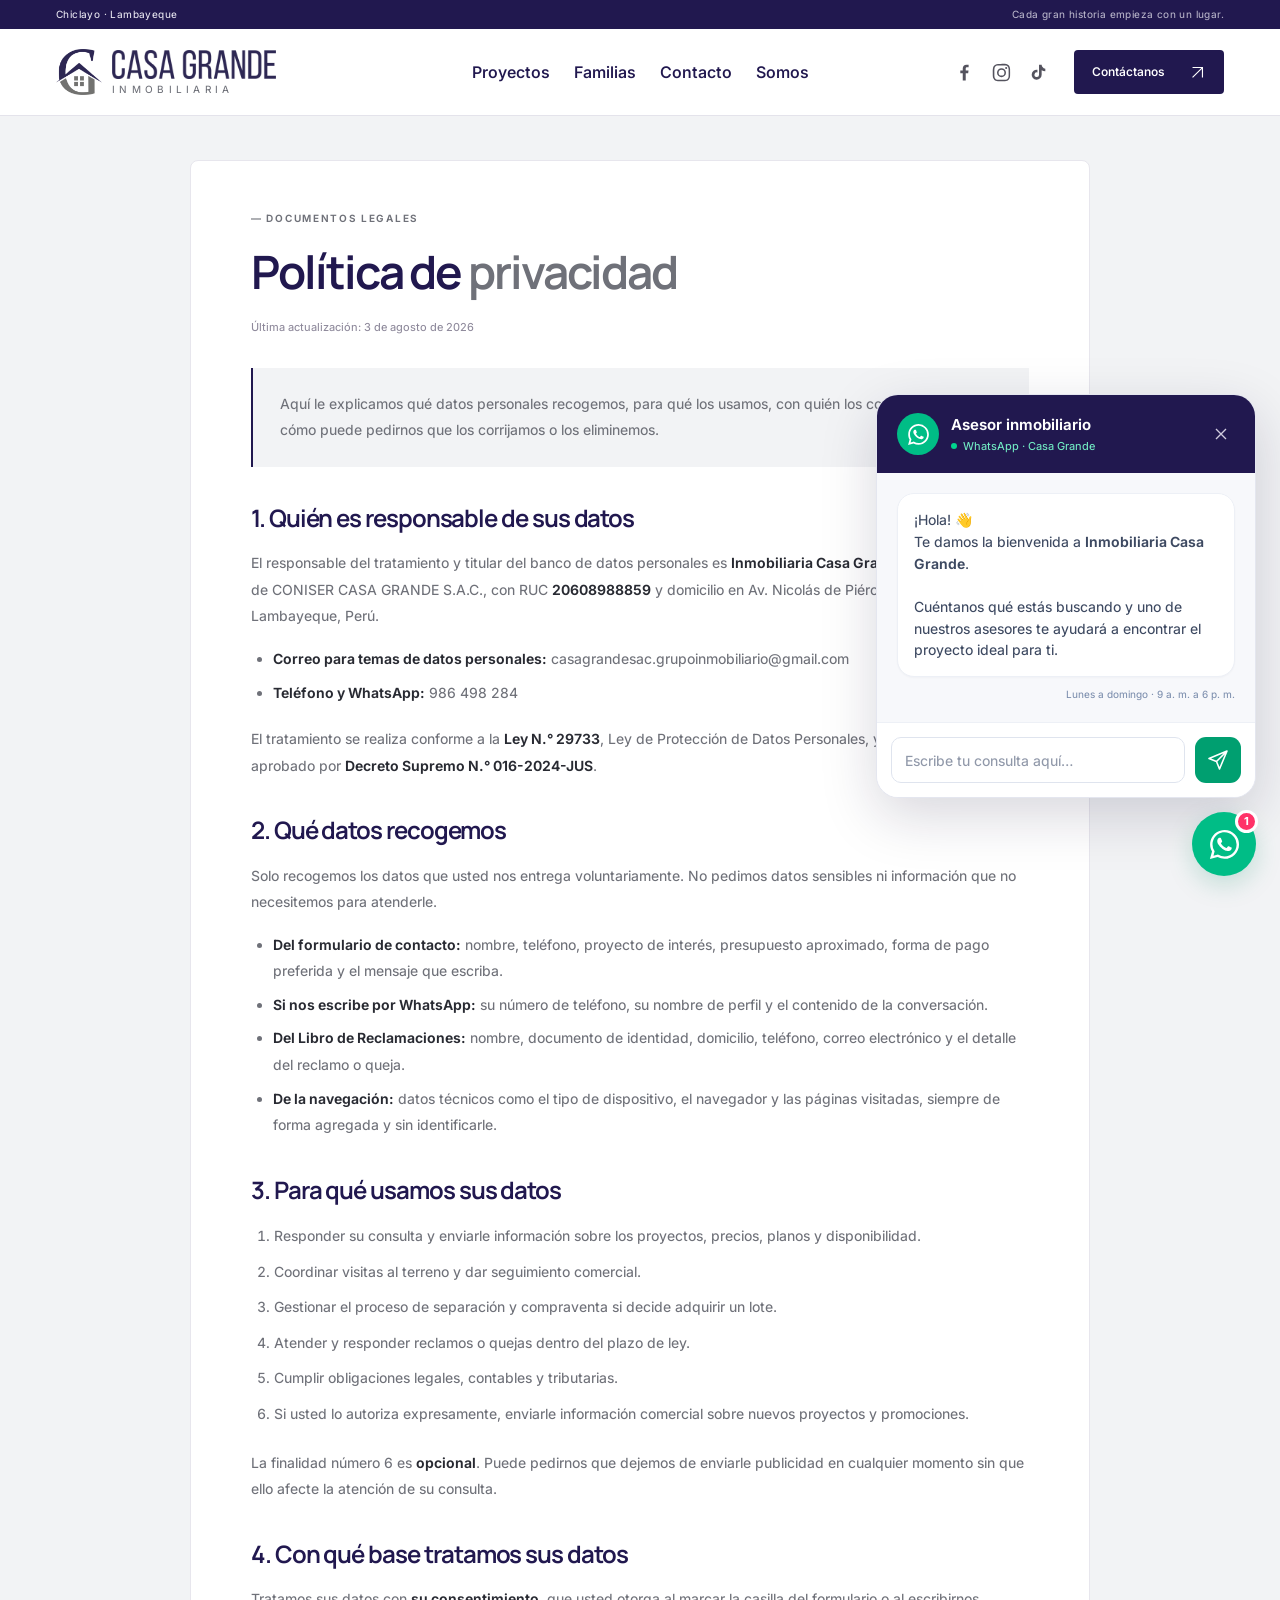
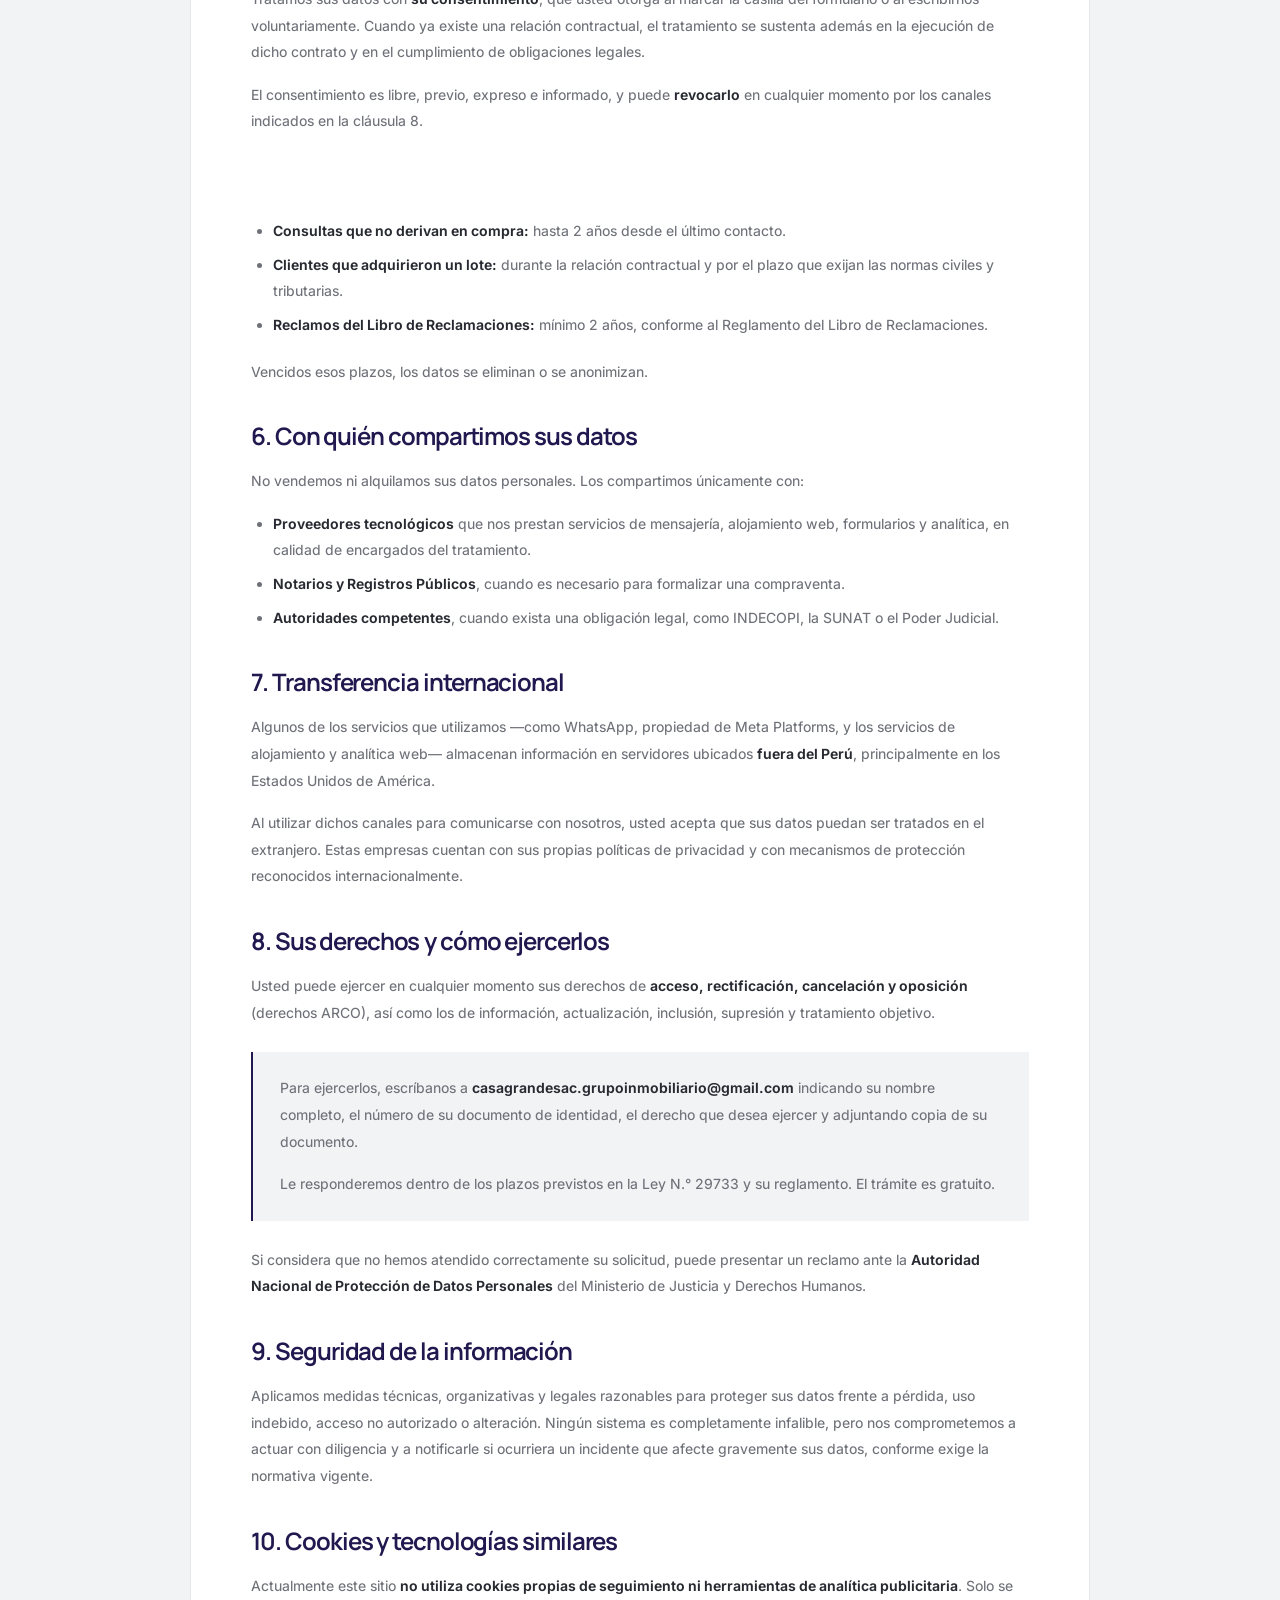
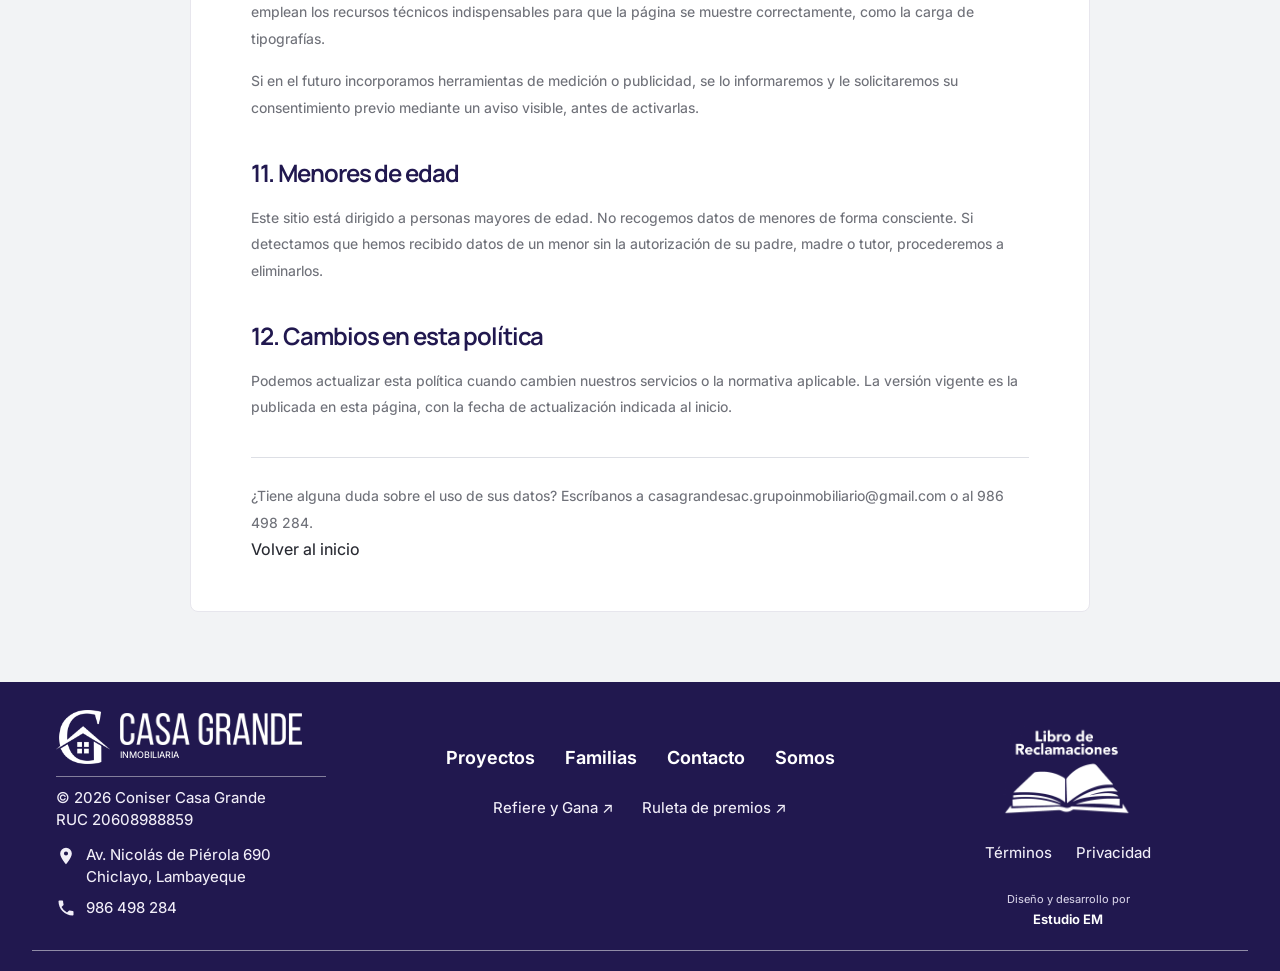
<file: politica-privacidad.html>
<!doctype html><html lang="es"><head><meta charset="utf-8"><meta name="viewport" content="width=device-width, initial-scale=1"><title>Política de privacidad | Casa Grande Inmobiliaria</title><meta name="description" content="Política de privacidad de Casa Grande Inmobiliaria."><link rel="canonical" href="https://inmobiliariacasagrande.com/politica-privacidad"><meta name="theme-color" content="#21184f"><meta property="og:title" content="Política de privacidad | Casa Grande Inmobiliaria"><meta property="og:description" content="Política de privacidad de Casa Grande Inmobiliaria."><meta property="og:image" content="https://inmobiliariacasagrande.com/img/logo-casa-grande-compartir-20261015.png"><meta property="og:type" content="website"><meta property="og:url" content="https://inmobiliariacasagrande.com/politica-privacidad"><meta name="twitter:card" content="summary"><meta name="twitter:image" content="https://inmobiliariacasagrande.com/img/logo-casa-grande-compartir-20261015.png"><link rel="icon" href="favicon-casa-grande-20261015.svg" type="image/svg+xml"><link rel="apple-touch-icon" href="apple-touch-icon.png"><link rel="preconnect" href="https://fonts.googleapis.com"><link rel="preconnect" href="https://fonts.gstatic.com" crossorigin><link href="https://fonts.googleapis.com/css2?family=Inter:wght@400..750&family=Manrope:wght@300..800&display=swap" rel="stylesheet"><link rel="stylesheet" href="redesign.css?v=20261105-panel"><script defer src="redesign.js?v=20261105-panel"></script></head><body data-page="politica-privacidad"><a class="skip-link" href="#contenido">Saltar al contenido</a>
 <div class="topline"><div class="shell"><span>Chiclayo · Lambayeque</span><span class="topline-message" data-cms="g-franja-1">Cada gran historia empieza con un lugar.</span></div></div>
 <header class="site-header"><div class="shell header-inner"><a class="brand-link" href="index.html" aria-label="Casa Grande Inmobiliaria · Inicio"><span class="brand"><img class="brand-symbol" src="img/logo-marca.png" alt="" width="340" height="341"><span class="brand-name"><img src="img/logo-texto.png" alt="Casa Grande" width="900" height="159"><span>INMOBILIARIA</span></span></span></a>
 <nav id="main-nav" class="main-nav" aria-label="Navegación principal"><a href="proyectos.html">Proyectos</a><a href="familias.html">Familias</a><a href="contacto.html">Contacto</a><a href="somos.html">Somos</a></nav>
 <div class="header-socials" aria-label="Redes sociales"><a href="https://www.facebook.com/casagrandesac.inmobiliaria" target="_blank" rel="noopener" aria-label="Facebook"><svg viewBox="0 0 24 24" aria-hidden="true"><path d="M13.4 21v-8.2h2.8l.4-3.2h-3.2V7.5c0-.9.3-1.6 1.6-1.6h1.7V3.1c-.3 0-1.3-.1-2.5-.1-2.5 0-4.2 1.5-4.2 4.3v2.4H7.2v3.2h2.8V21h3.4z"/></svg></a><a href="https://www.instagram.com/casagrande_inmobiliaria" target="_blank" rel="noopener" aria-label="Instagram"><svg viewBox="0 0 24 24" aria-hidden="true"><path d="M12 2.2c-2.7 0-3 0-4 .06-1.1.05-1.8.22-2.4.47-.7.26-1.2.6-1.8 1.2-.6.6-.94 1.1-1.2 1.8-.25.6-.42 1.3-.47 2.4C2 9.1 2 9.4 2 12s0 2.9.06 4c.05 1.1.22 1.8.47 2.4.26.7.6 1.2 1.2 1.8.6.6 1.1.94 1.8 1.2.6.25 1.3.42 2.4.47 1.1.06 1.4.06 4 .06s2.9 0 4-.06c1.1-.05 1.8-.22 2.4-.47.7-.26 1.2-.6 1.8-1.2.6-.6.94-1.1 1.2-1.8.25-.6.42-1.3.47-2.4.06-1.1.06-1.4.06-4s0-2.9-.06-4c-.05-1.1-.22-1.8-.47-2.4a4.9 4.9 0 0 0-1.2-1.8 4.9 4.9 0 0 0-1.8-1.2c-.6-.25-1.3-.42-2.4-.47-1.1-.06-1.4-.06-4-.06zm0 1.8c2.7 0 3 0 4 .06 1 .04 1.5.2 1.9.34.5.18.8.4 1.1.75.35.35.57.65.75 1.1.15.4.3.9.34 1.9.06 1 .06 1.3.06 4s0 3-.06 4c-.04 1-.2 1.5-.34 1.9-.18.5-.4.8-.75 1.1-.35.35-.65.57-1.1.75-.4.15-.9.3-1.9.34-1 .06-1.3.06-4 .06s-3 0-4-.06c-1-.04-1.5-.2-1.9-.34-.5-.18-.8-.4-1.1-.75a3 3 0 0 1-.75-1.1c-.15-.4-.3-.9-.34-1.9-.06-1-.06-1.3-.06-4s0-3 .06-4c.04-1 .2-1.5.34-1.9.18-.5.4-.8.75-1.1.35-.35.65-.57 1.1-.75.4-.15.9-.3 1.9-.34 1-.06 1.3-.06 4-.06zm0 3.06a5.14 5.14 0 1 0 0 10.28 5.14 5.14 0 0 0 0-10.28zm0 8.48a3.34 3.34 0 1 1 0-6.68 3.34 3.34 0 0 1 0 6.68zm6.54-8.68a1.2 1.2 0 1 1-2.4 0 1.2 1.2 0 0 1 2.4 0z"/></svg></a><a href="https://www.tiktok.com/@casa.grande.inmob" target="_blank" rel="noopener" aria-label="TikTok"><svg viewBox="0 0 24 24" aria-hidden="true"><path d="M16.6 5.8a4.3 4.3 0 0 1-1-2.8h-3v11.5a2.6 2.6 0 1 1-1.8-2.5V8.9a5.7 5.7 0 1 0 4.8 5.6V9.4a7.3 7.3 0 0 0 4.2 1.3V7.7a4.3 4.3 0 0 1-3.2-1.9z"/></svg></a></div>
 <button class="button button-blue header-contact" data-contact>Contáctanos <svg viewBox="0 0 24 24" fill="none" aria-hidden="true"><path d="M5 19 19 5M5 5h14v14" stroke="currentColor" stroke-width="1.6"/></svg></button>
 <button class="menu-toggle icon-button" aria-label="Abrir menú" aria-expanded="false" aria-controls="main-nav"><span></span><span></span></button></div><div class="scroll-line" aria-hidden="true"></div></header><main id="contenido"><section class="legal-document">
  <div class="wrap wrap--narrow">

    <p class="eyebrow" data-cms="politica-privacidad-1">— Documentos legales</p>
    <h1 class="display display--md" data-cms="politica-privacidad-2">Política de <em>privacidad</em></h1>
    <p class="legal__fecha" data-cms="politica-privacidad-3">Última actualización: 3 de agosto de 2026</p>

    <div class="legal__box">
      <p data-cms="politica-privacidad-4">Aquí le explicamos qué datos personales recogemos, para qué los usamos, con quién
      los compartimos y cómo puede pedirnos que los corrijamos o los eliminemos.</p>
    </div>

    <h2 data-cms="politica-privacidad-5">1. Quién es responsable de sus datos</h2>
    <p data-cms="politica-privacidad-6">El responsable del tratamiento y titular del banco de datos personales es
    <b>Inmobiliaria Casa Grande</b>, nombre comercial de CONISER CASA GRANDE S.A.C.,
    con RUC <b>20608988859</b> y domicilio en
    Av. Nicolás de Piérola N.° 690, Chiclayo, Lambayeque, Perú.</p>
    <ul class="legal__datos">
      <li data-cms="politica-privacidad-7"><b>Correo para temas de datos personales:</b> casagrandesac.grupoinmobiliario@gmail.com</li>
      <li data-cms="politica-privacidad-8"><b>Teléfono y WhatsApp:</b> 986 498 284</li>
    </ul>
    <p data-cms="politica-privacidad-9">El tratamiento se realiza conforme a la <b>Ley N.° 29733</b>, Ley de Protección de Datos
    Personales, y su Reglamento aprobado por <b>Decreto Supremo N.° 016-2024-JUS</b>.</p>

    <h2 data-cms="politica-privacidad-10">2. Qué datos recogemos</h2>
    <p data-cms="politica-privacidad-11">Solo recogemos los datos que usted nos entrega voluntariamente. No pedimos datos
    sensibles ni información que no necesitemos para atenderle.</p>
    <ul class="legal__datos">
      <li data-cms="politica-privacidad-12"><b>Del formulario de contacto:</b> nombre, teléfono, proyecto de interés, presupuesto aproximado, forma de pago preferida y el mensaje que escriba.</li>
      <li data-cms="politica-privacidad-13"><b>Si nos escribe por WhatsApp:</b> su número de teléfono, su nombre de perfil y el contenido de la conversación.</li>
      <li data-cms="politica-privacidad-14"><b>Del Libro de Reclamaciones:</b> nombre, documento de identidad, domicilio, teléfono, correo electrónico y el detalle del reclamo o queja.</li>
      <li data-cms="politica-privacidad-15"><b>De la navegación:</b> datos técnicos como el tipo de dispositivo, el navegador y las páginas visitadas, siempre de forma agregada y sin identificarle.</li>
    </ul>

    <h2 data-cms="politica-privacidad-16">3. Para qué usamos sus datos</h2>
    <ol class="legal__ol">
      <li data-cms="politica-privacidad-17">Responder su consulta y enviarle información sobre los proyectos, precios, planos y disponibilidad.</li>
      <li data-cms="politica-privacidad-18">Coordinar visitas al terreno y dar seguimiento comercial.</li>
      <li data-cms="politica-privacidad-19">Gestionar el proceso de separación y compraventa si decide adquirir un lote.</li>
      <li data-cms="politica-privacidad-20">Atender y responder reclamos o quejas dentro del plazo de ley.</li>
      <li data-cms="politica-privacidad-21">Cumplir obligaciones legales, contables y tributarias.</li>
      <li data-cms="politica-privacidad-22">Si usted lo autoriza expresamente, enviarle información comercial sobre nuevos proyectos y promociones.</li>
    </ol>
    <p data-cms="politica-privacidad-23">La finalidad número 6 es <b>opcional</b>. Puede pedirnos que dejemos de enviarle
    publicidad en cualquier momento sin que ello afecte la atención de su consulta.</p>

    <h2 data-cms="politica-privacidad-24">4. Con qué base tratamos sus datos</h2>
    <p data-cms="politica-privacidad-25">Tratamos sus datos con <b>su consentimiento</b>, que usted otorga al marcar la casilla
    del formulario o al escribirnos voluntariamente. Cuando ya existe una relación
    contractual, el tratamiento se sustenta además en la ejecución de dicho contrato y en el
    cumplimiento de obligaciones legales.</p>
    <p data-cms="politica-privacidad-26">El consentimiento es libre, previo, expreso e informado, y puede <b>revocarlo</b> en
    cualquier momento por los canales indicados en la cláusula 8.</p>

    <h2 data-cms="politica-privacidad-27">5. Cuánto tiempo los conservamos</h2>
    <ul class="legal__datos">
      <li data-cms="politica-privacidad-28"><b>Consultas que no derivan en compra:</b> hasta 2 años desde el último contacto.</li>
      <li data-cms="politica-privacidad-29"><b>Clientes que adquirieron un lote:</b> durante la relación contractual y por el plazo que exijan las normas civiles y tributarias.</li>
      <li data-cms="politica-privacidad-30"><b>Reclamos del Libro de Reclamaciones:</b> mínimo 2 años, conforme al Reglamento del Libro de Reclamaciones.</li>
    </ul>
    <p data-cms="politica-privacidad-31">Vencidos esos plazos, los datos se eliminan o se anonimizan.</p>

    <h2 data-cms="politica-privacidad-32">6. Con quién compartimos sus datos</h2>
    <p data-cms="politica-privacidad-33">No vendemos ni alquilamos sus datos personales. Los compartimos únicamente con:</p>
    <ul class="legal__datos">
      <li data-cms="politica-privacidad-34"><b>Proveedores tecnológicos</b> que nos prestan servicios de mensajería, alojamiento web, formularios y analítica, en calidad de encargados del tratamiento.</li>
      <li data-cms="politica-privacidad-35"><b>Notarios y Registros Públicos</b>, cuando es necesario para formalizar una compraventa.</li>
      <li data-cms="politica-privacidad-36"><b>Autoridades competentes</b>, cuando exista una obligación legal, como INDECOPI, la SUNAT o el Poder Judicial.</li>
    </ul>

    <h2 data-cms="politica-privacidad-37">7. Transferencia internacional</h2>
    <p data-cms="politica-privacidad-38">Algunos de los servicios que utilizamos —como WhatsApp, propiedad de Meta Platforms,
    y los servicios de alojamiento y analítica web— almacenan información en servidores
    ubicados <b>fuera del Perú</b>, principalmente en los Estados Unidos de América.</p>
    <p data-cms="politica-privacidad-39">Al utilizar dichos canales para comunicarse con nosotros, usted acepta que sus datos
    puedan ser tratados en el extranjero. Estas empresas cuentan con sus propias políticas
    de privacidad y con mecanismos de protección reconocidos internacionalmente.</p>

    <h2 data-cms="politica-privacidad-40">8. Sus derechos y cómo ejercerlos</h2>
    <p data-cms="politica-privacidad-41">Usted puede ejercer en cualquier momento sus derechos de <b>acceso, rectificación,
    cancelación y oposición</b> (derechos ARCO), así como los de información, actualización,
    inclusión, supresión y tratamiento objetivo.</p>
    <div class="legal__box legal__box--aviso">
      <p data-cms="politica-privacidad-42">Para ejercerlos, escríbanos a <b>casagrandesac.grupoinmobiliario@gmail.com</b>
      indicando su nombre completo, el número de su documento de identidad, el derecho que
      desea ejercer y adjuntando copia de su documento.</p>
      <p data-cms="politica-privacidad-43">Le responderemos dentro de los plazos previstos en la Ley N.° 29733 y su
      reglamento. El trámite es gratuito.</p>
    </div>
    <p data-cms="politica-privacidad-44">Si considera que no hemos atendido correctamente su solicitud, puede presentar un
    reclamo ante la <b>Autoridad Nacional de Protección de Datos Personales</b> del
    Ministerio de Justicia y Derechos Humanos.</p>

    <h2 data-cms="politica-privacidad-45">9. Seguridad de la información</h2>
    <p data-cms="politica-privacidad-46">Aplicamos medidas técnicas, organizativas y legales razonables para proteger sus
    datos frente a pérdida, uso indebido, acceso no autorizado o alteración. Ningún sistema
    es completamente infalible, pero nos comprometemos a actuar con diligencia y a
    notificarle si ocurriera un incidente que afecte gravemente sus datos, conforme exige
    la normativa vigente.</p>

    <h2 data-cms="politica-privacidad-47">10. Cookies y tecnologías similares</h2>
    <p data-cms="politica-privacidad-48">Actualmente este sitio <b>no utiliza cookies propias de seguimiento ni herramientas
    de analítica publicitaria</b>. Solo se emplean los recursos técnicos indispensables para
    que la página se muestre correctamente, como la carga de tipografías.</p>
    <p data-cms="politica-privacidad-49">Si en el futuro incorporamos herramientas de medición o publicidad, se lo
    informaremos y le solicitaremos su consentimiento previo mediante un aviso visible,
    antes de activarlas.</p>

    <h2 data-cms="politica-privacidad-50">11. Menores de edad</h2>
    <p data-cms="politica-privacidad-51">Este sitio está dirigido a personas mayores de edad. No recogemos datos de menores de
    forma consciente. Si detectamos que hemos recibido datos de un menor sin la autorización
    de su padre, madre o tutor, procederemos a eliminarlos.</p>

    <h2 data-cms="politica-privacidad-52">12. Cambios en esta política</h2>
    <p data-cms="politica-privacidad-53">Podemos actualizar esta política cuando cambien nuestros servicios o la normativa
    aplicable. La versión vigente es la publicada en esta página, con la fecha de
    actualización indicada al inicio.</p>

    <div class="legal__cierre">
      <p data-cms="politica-privacidad-54">¿Tiene alguna duda sobre el uso de sus datos? Escríbanos a
      casagrandesac.grupoinmobiliario@gmail.com o al 986 498 284.</p>
      <a href="index.html" class="btn btn--gold"><span>Volver al inicio</span></a>
    </div>

  </div>
</section></main><footer class="site-footer"><div class="shell footer-top"><div class="footer-brand"><a class="footer-brand-link" href="index.html" aria-label="Casa Grande · Inicio"><span class="brand"><img class="brand-symbol" src="img/logo-marca-claro.png" alt="" width="340" height="341"><span class="brand-name"><img src="img/logo-texto-claro.png" alt="Casa Grande" width="900" height="159"><span>INMOBILIARIA</span></span></span></a><span class="footer-copyright">© 2026 Coniser Casa Grande<span class="footer-ruc">RUC 20608988859</span></span><div class="footer-contact"><p class="footer-address"><svg viewBox="0 0 24 24" aria-hidden="true"><path fill="currentColor" fill-rule="evenodd" d="M12 2a7 7 0 0 0-7 7c0 5.25 7 13 7 13s7-7.75 7-13a7 7 0 0 0-7-7Zm0 4.5a2.5 2.5 0 1 1 0 5 2.5 2.5 0 0 1 0-5Z"/></svg><span>Av. Nicolás de Piérola 690<br>Chiclayo, Lambayeque</span></p><a class="footer-phone" href="tel:+51986498284"><svg viewBox="0 0 24 24" aria-hidden="true"><path fill="currentColor" d="M6.62 10.79a15.05 15.05 0 0 0 6.59 6.59l2.2-2.2c.27-.27.67-.36 1.02-.24 1.12.37 2.33.57 3.57.57.55 0 1 .45 1 1V20c0 .55-.45 1-1 1C10.61 21 3 13.39 3 4c0-.55.45-1 1-1h3.5c.55 0 1 .45 1 1 0 1.25.2 2.45.57 3.57.11.35.03.74-.25 1.02l-2.2 2.2Z"/></svg><span>986 498 284</span></a></div></div><div class="footer-navigation"><div class="footer-links"><a href="proyectos.html">Proyectos</a><a href="familias.html">Familias</a><a href="contacto.html">Contacto</a><a href="somos.html">Somos</a></div><div class="footer-promotions"><a class="footer-secondary" href="refiere.html">Refiere y Gana ↗</a><a class="footer-secondary" href="ruleta.html">Ruleta de premios ↗</a></div></div>
 <div class="footer-legal"><a class="footer-complaints" href="libro-reclamaciones.html" aria-label="Abrir Libro de Reclamaciones"><img src="img/libro-reclamaciones.png" alt="Libro de Reclamaciones" width="1097" height="800" loading="lazy"></a><div class="footer-legal-links"><a href="terminos.html">Términos</a><a href="politica-privacidad.html">Privacidad</a></div><a class="footer-credit" href="https://www.estudioemperu.com" rel="noreferrer"><span>Diseño y desarrollo por</span><strong>Estudio EM</strong></a></div></div><div class="footer-rule" aria-hidden="true"></div></footer><aside class="wa-chat" data-wa-chat aria-label="Atención por WhatsApp">
 <section class="wa-chat__panel" id="whatsapp-chat" aria-labelledby="whatsapp-chat-title" hidden>
 <header class="wa-chat__header"><span class="wa-chat__avatar"><svg viewBox="0 0 24 24" aria-hidden="true"><path fill="currentColor" d="M12.04 2C6.58 2 2.13 6.45 2.13 11.91c0 1.75.46 3.46 1.32 4.96L2 22l5.25-1.38a9.9 9.9 0 0 0 4.79 1.22h.01c5.46 0 9.91-4.45 9.91-9.91 0-2.65-1.03-5.14-2.9-7.01A9.82 9.82 0 0 0 12.04 2zm0 18.15h-.01a8.2 8.2 0 0 1-4.19-1.15l-.3-.18-3.12.82.83-3.04-.2-.31a8.19 8.19 0 0 1-1.26-4.38c0-4.54 3.7-8.23 8.25-8.23 2.2 0 4.27.86 5.83 2.42a8.18 8.18 0 0 1 2.41 5.82c0 4.54-3.7 8.23-8.24 8.23zm4.52-6.16c-.25-.12-1.47-.72-1.69-.81-.23-.08-.39-.12-.56.13-.16.24-.64.8-.79.97-.14.16-.29.18-.54.06-.25-.12-1.05-.39-1.99-1.23-.74-.66-1.23-1.47-1.38-1.72-.14-.25-.01-.38.11-.5.11-.11.25-.29.37-.43.12-.15.16-.25.25-.41.08-.17.04-.31-.02-.43-.06-.12-.56-1.34-.76-1.84-.2-.48-.4-.42-.56-.43h-.47c-.16 0-.43.06-.65.31-.22.25-.85.83-.85 2.03s.87 2.35.99 2.51c.12.16 1.71 2.61 4.15 3.66.58.25 1.03.4 1.39.51.58.19 1.11.16 1.53.1.47-.07 1.47-.6 1.67-1.18.21-.58.21-1.07.15-1.18-.06-.11-.22-.17-.47-.29z"/></svg></span><div><strong id="whatsapp-chat-title">Asesor inmobiliario</strong><span class="wa-chat__status"><i aria-hidden="true"></i>WhatsApp · Casa Grande</span></div><button class="wa-chat__close" type="button" data-wa-chat-close aria-label="Cerrar cuadro de WhatsApp"><svg viewBox="0 0 24 24" fill="none" aria-hidden="true"><path d="m6 6 12 12M18 6 6 18" stroke="currentColor" stroke-width="1.6"/></svg></button></header>
 <div class="wa-chat__body"><p class="wa-chat__message">¡Hola! 👋<br>Te damos la bienvenida a <strong>Inmobiliaria Casa Grande</strong>.<br><br>Cuéntanos qué estás buscando y uno de nuestros asesores te ayudará a encontrar el proyecto ideal para ti.</p><p class="wa-chat__hours">Lunes a domingo · 9 a. m. a 6 p. m.</p></div>
 <form class="wa-chat__form" data-wa-chat-form><label for="whatsapp-chat-message" class="visually-hidden">Tu consulta para Casa Grande</label><input id="whatsapp-chat-message" name="consulta" type="text" placeholder="Escribe tu consulta aquí…" autocomplete="off" maxlength="1000" required><button class="wa-chat__send" type="submit" aria-label="Continuar en WhatsApp"><svg viewBox="0 0 24 24" fill="none" aria-hidden="true"><path d="m21 3-7.5 18-3-7.5L3 10.5 21 3ZM21 3 10.5 13.5" stroke="currentColor" stroke-width="1.6" stroke-linejoin="round" stroke-linecap="round"/></svg></button></form>
 </section>
 <button class="wa-chat__launcher" type="button" data-wa-chat-toggle aria-label="WhatsApp: 1 mensaje" aria-expanded="false" aria-controls="whatsapp-chat"><svg viewBox="0 0 24 24" aria-hidden="true"><path fill="currentColor" d="M12.04 2C6.58 2 2.13 6.45 2.13 11.91c0 1.75.46 3.46 1.32 4.96L2 22l5.25-1.38a9.9 9.9 0 0 0 4.79 1.22h.01c5.46 0 9.91-4.45 9.91-9.91 0-2.65-1.03-5.14-2.9-7.01A9.82 9.82 0 0 0 12.04 2zm0 18.15h-.01a8.2 8.2 0 0 1-4.19-1.15l-.3-.18-3.12.82.83-3.04-.2-.31a8.19 8.19 0 0 1-1.26-4.38c0-4.54 3.7-8.23 8.25-8.23 2.2 0 4.27.86 5.83 2.42a8.18 8.18 0 0 1 2.41 5.82c0 4.54-3.7 8.23-8.24 8.23zm4.52-6.16c-.25-.12-1.47-.72-1.69-.81-.23-.08-.39-.12-.56.13-.16.24-.64.8-.79.97-.14.16-.29.18-.54.06-.25-.12-1.05-.39-1.99-1.23-.74-.66-1.23-1.47-1.38-1.72-.14-.25-.01-.38.11-.5.11-.11.25-.29.37-.43.12-.15.16-.25.25-.41.08-.17.04-.31-.02-.43-.06-.12-.56-1.34-.76-1.84-.2-.48-.4-.42-.56-.43h-.47c-.16 0-.43.06-.65.31-.22.25-.85.83-.85 2.03s.87 2.35.99 2.51c.12.16 1.71 2.61 4.15 3.66.58.25 1.03.4 1.39.51.58.19 1.11.16 1.53.1.47-.07 1.47-.6 1.67-1.18.21-.58.21-1.07.15-1.18-.06-.11-.22-.17-.47-.29z"/></svg><span class="wa-chat__badge" aria-hidden="true">1</span></button>
 </aside><dialog class="contact-dialog" id="contact-dialog" aria-labelledby="contact-dialog-title"><div class="contact-dialog-inner"><button class="dialog-close icon-button" data-close-dialog aria-label="Cerrar consulta"><svg viewBox="0 0 24 24" fill="none" aria-hidden="true"><path d="m6 6 12 12M18 6 6 18" stroke="currentColor" stroke-width="1.6"/></svg></button><span class="eyebrow" data-cms="g-consulta-1">ESTAMOS CERCA</span><h2 id="contact-dialog-title" data-cms="g-consulta-2">Tu próximo paso,<br>con Casa Grande.</h2><p class="muted" data-cms="g-consulta-3">Cuéntanos qué tienes en mente. Nuestro equipo te ayuda a conocer los proyectos y coordinar una visita.</p><form class="consult-form" data-consult-form>
 <div class="form-fields"><div class="field-row"><label for="panel-name">Nombre completo <span>*</span></label><input id="panel-name" name="nombre" autocomplete="name" placeholder="¿Cómo te llamas?" required maxlength="90"></div>
 <div class="field-row"><label for="panel-phone">Celular / WhatsApp <span>*</span></label><input id="panel-phone" name="celular" type="tel" inputmode="tel" autocomplete="tel" placeholder="Tu número de contacto" pattern="[0-9+\s\(\)\-]{9,18}" required maxlength="18"></div>
 <div class="field-row"><label for="panel-project">¿Qué proyecto te interesa?</label><select id="panel-project" name="proyecto"><option value="">Quiero ayuda para elegir</option><option>Alameda Real · Pimentel</option><option>Las Gaviotas de Reque</option></select></div>
 <div class="field-row"><label for="panel-purpose">Me gustaría</label><select id="panel-purpose" name="motivo"><option>Recibir información del proyecto</option><option>Coordinar una visita</option><option>Consultar opciones de pago</option></select></div>
 <label class="consent"><input type="checkbox" name="consentimiento" required><span>Acepto la <a href="politica-privacidad.html" target="_blank" rel="noopener">política de privacidad</a> y el tratamiento de mis datos para recibir información.</span></label>
 <button class="button button-blue button-full" type="submit">Preparar mi consulta <svg viewBox="0 0 24 24" fill="none" aria-hidden="true"><path d="M5 19 19 5M5 5h14v14" stroke="currentColor" stroke-width="1.6"/></svg></button><p class="form-helper">Revisarás tu mensaje antes de abrir WhatsApp.</p></div>
 <div class="form-review" hidden><span class="review-check"><svg viewBox="0 0 24 24" fill="none" aria-hidden="true"><path d="m5 12 4 4L19 6" stroke="currentColor" stroke-width="1.7"/></svg></span><h3>Tu consulta está lista.</h3><p data-review-summary></p><a class="button button-blue button-full" data-review-link target="_blank" rel="noopener" href="https://wa.me/51986498284">Abrir WhatsApp <svg viewBox="0 0 24 24" fill="none" aria-hidden="true"><path d="M5 19 19 5M5 5h14v14" stroke="currentColor" stroke-width="1.6"/></svg></a><button class="text-button" type="button" data-edit-consult>Editar mis datos</button></div></form></div></dialog>
 <dialog class="finder-dialog" id="finder-dialog" aria-labelledby="finder-title"><button class="dialog-close icon-button" data-close-dialog aria-label="Cerrar selector de proyecto"><svg viewBox="0 0 24 24" fill="none" aria-hidden="true"><path d="m6 6 12 12M18 6 6 18" stroke="currentColor" stroke-width="1.6"/></svg></button><div class="finder-intro"><span class="eyebrow" data-cms="g-buscador-1">EMPECEMOS POR TI</span><h2 id="finder-title" data-cms="g-buscador-2">¿Dónde imaginas<br>tu próximo paso?</h2><p data-cms="g-buscador-3">Elige una ubicación y conoce lo que tenemos para ti.</p><div class="finder-symbol" aria-hidden="true"><svg viewBox="0 0 80 80" fill="none" aria-hidden="true"><path d="M40 5v70M5 40h70M15 15l50 50M15 65l50-50" stroke="currentColor" stroke-width="1.5"/></svg></div></div><div class="finder-body"><div data-finder-choices><button class="finder-choice" data-finder="alameda"><span class="finder-choice-photo"><img src="img/alameda-real-portada-20261015.png" alt="" loading="lazy"></span><span><small>Pimentel</small><strong>Alameda Real</strong></span><svg viewBox="0 0 24 24" fill="none" aria-hidden="true"><path d="M5 19 19 5M5 5h14v14" stroke="currentColor" stroke-width="1.6"/></svg></button><button class="finder-choice" data-finder="gaviotas"><span class="finder-choice-photo"><img src="img/gaviotas-render-portada.jpg" alt="" loading="lazy"></span><span><small>Reque</small><strong>Las Gaviotas de Reque</strong></span><svg viewBox="0 0 24 24" fill="none" aria-hidden="true"><path d="M5 19 19 5M5 5h14v14" stroke="currentColor" stroke-width="1.6"/></svg></button><button class="finder-help" data-finder="help">Todavía no lo sé. Quiero asesoría <svg viewBox="0 0 24 24" fill="none" aria-hidden="true"><path d="M5 19 19 5M5 5h14v14" stroke="currentColor" stroke-width="1.6"/></svg></button></div><div data-finder-result hidden></div></div></dialog>
 <dialog class="lightbox-dialog" id="photo-dialog" aria-label="Fotografía ampliada"><button class="lightbox-close icon-button" data-close-dialog aria-label="Cerrar fotografía"><svg viewBox="0 0 24 24" fill="none" aria-hidden="true"><path d="m6 6 12 12M18 6 6 18" stroke="currentColor" stroke-width="1.6"/></svg></button><button class="lightbox-prev icon-button" data-photo-prev aria-label="Fotografía anterior"><svg viewBox="0 0 24 24" fill="none" aria-hidden="true"><path d="m9 5 7 7-7 7" stroke="currentColor" stroke-width="1.6"/></svg></button><figure><img data-photo-full alt=""><figcaption data-photo-caption></figcaption></figure><button class="lightbox-next icon-button" data-photo-next aria-label="Fotografía siguiente"><svg viewBox="0 0 24 24" fill="none" aria-hidden="true"><path d="m9 5 7 7-7 7" stroke="currentColor" stroke-width="1.6"/></svg></button><span class="lightbox-count" data-photo-count></span></dialog><script type="application/json" id="project-data">[{"key": "alameda", "slug": "alameda-real", "name": "Alameda Real", "city": "Pimentel", "logo": "logo-alameda.png", "cover": "alameda-real-portada-20261015.png", "tagline": "Cerca de todo lo que importa.", "desc": "Un espacio para tu próximo proyecto de vida en Pimentel, a filo de pista y frente a la Universidad de Chiclayo.", "facts": [["90 m²", "Lotes desde"], ["A filo de pista", "Acceso"], ["3 minutos", "De Chiclayo"]], "benefits": ["A filo de pista, frente a la Universidad de Chiclayo.", "A metros del Hospital Luis Heysen.", "Cerca de colegios y universidades.", "A 12 minutos de la playa de Pimentel."], "photos": [{"src": "img/alameda-real-r1-realista-20261015.png", "alt": "Visualización de la fachada de Alameda Real en Pimentel, retocada para mayor realismo", "caption": "Fachada · render referencial retocado", "event": false, "render": false}, {"src": "img/alameda-real-r3-realista-20261021.png", "alt": "Vista frontal del edificio y del ingreso de Alameda Real en Pimentel · render referencial", "caption": "Fachada principal · render referencial", "event": false, "render": false}, {"src": "img/alameda-real-r8-realista-20261021.png", "alt": "Vista de una vía interior con viviendas de Alameda Real · render referencial", "caption": "Vía interior · render referencial", "event": false, "render": false}, {"src": "img/alameda-real-r11-realista-20261021.png", "alt": "Intersección y calles interiores de Alameda Real · render referencial", "caption": "Calles interiores · render referencial", "event": false, "render": false}, {"src": "img/alameda-real-r13-realista-20261021.png", "alt": "Vista del edificio residencial de Alameda Real · render referencial", "caption": "Edificio residencial · render referencial", "event": false, "render": false}]}, {"key": "gaviotas", "slug": "las-gaviotas-de-reque", "name": "Las Gaviotas de Reque", "city": "Reque", "logo": "logo-gaviotas.png", "cover": "gaviotas-render-portada.jpg", "tagline": "Dale lugar a tus nuevos planes.", "desc": "Lotes para vivienda, comercio o uso mixto. Descubre el proyecto y su conexión con los principales puntos de Reque.", "facts": [["90 m²", "Lotes desde"], ["Independizados", "Lotes"], ["15 minutos", "De Chiclayo"]], "benefits": ["A 4 minutos de la ciudad de Reque.", "Cerca del Centro de Salud y del nuevo mercado.", "Colegio Diego Ferré Sosa y Escuela Técnica PNP.", "Cerca del nuevo puerto de Etén y de la playa."], "photos": [{"src": "img/gaviotas-render-portada.jpg", "alt": "Render de la portada de ingreso del proyecto", "caption": "Portada de ingreso · render", "event": false, "render": true}, {"src": "img/gaviotas-recorrido-01-realista-20261021.png", "alt": "Vía interior con viviendas y palmeras de Las Gaviotas de Reque · render referencial", "caption": "Vía interior · render referencial", "event": false, "render": false}, {"src": "img/gaviotas-recorrido-02-realista-20261021.png", "alt": "Intersección y losa deportiva de Las Gaviotas de Reque · render referencial", "caption": "Losa deportiva · render referencial", "event": false, "render": false}, {"src": "img/gaviotas-recorrido-03-realista-20261021.png", "alt": "Viviendas y juegos infantiles de Las Gaviotas de Reque · render referencial", "caption": "Juegos infantiles · render referencial", "event": false, "render": false}, {"src": "img/gaviotas-recorrido-04-realista-20261021.png", "alt": "Calle y áreas comunes con palmeras de Las Gaviotas de Reque · render referencial", "caption": "Áreas comunes · render referencial", "event": false, "render": false}]}]</script></body></html>
</file>
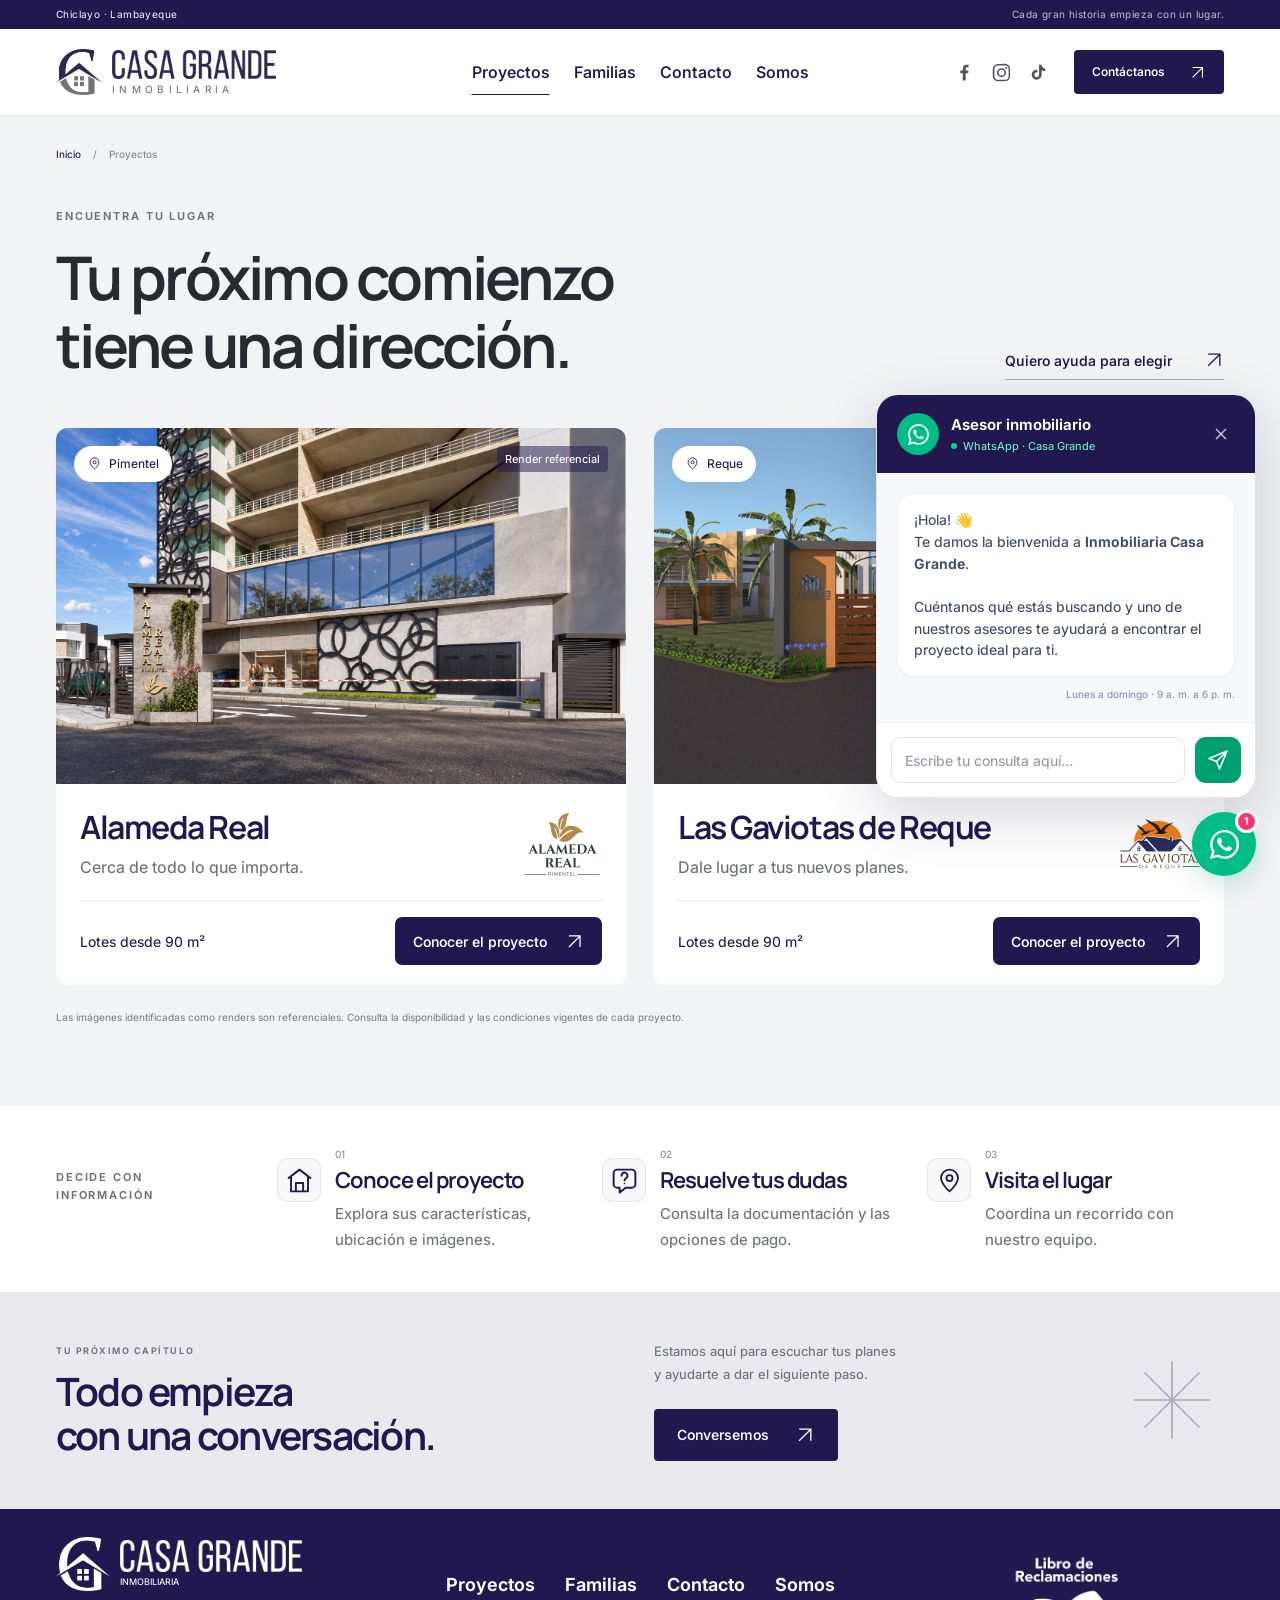
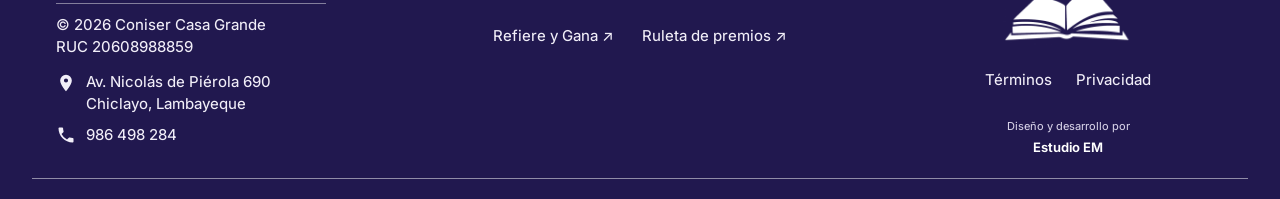
<file: proyectos.html>
<!doctype html><html lang="es"><head><meta charset="utf-8"><meta name="viewport" content="width=device-width, initial-scale=1"><title>Proyectos | Casa Grande Inmobiliaria</title><meta name="description" content="Explora nuestros proyectos de lotes en Lambayeque: características, ubicación y galerías."><link rel="canonical" href="https://inmobiliariacasagrande.com/proyectos"><meta name="theme-color" content="#21184f"><meta property="og:title" content="Proyectos | Casa Grande Inmobiliaria"><meta property="og:description" content="Explora nuestros proyectos de lotes en Lambayeque: características, ubicación y galerías."><meta property="og:image" content="https://inmobiliariacasagrande.com/img/logo-casa-grande-compartir-20261015.png"><meta property="og:type" content="website"><meta property="og:url" content="https://inmobiliariacasagrande.com/proyectos"><meta name="twitter:card" content="summary"><meta name="twitter:image" content="https://inmobiliariacasagrande.com/img/logo-casa-grande-compartir-20261015.png"><link rel="icon" href="favicon-casa-grande-20261015.svg" type="image/svg+xml"><link rel="apple-touch-icon" href="apple-touch-icon.png"><link rel="preconnect" href="https://fonts.googleapis.com"><link rel="preconnect" href="https://fonts.gstatic.com" crossorigin><link href="https://fonts.googleapis.com/css2?family=Inter:wght@400..750&family=Manrope:wght@300..800&display=swap" rel="stylesheet"><link rel="stylesheet" href="redesign.css?v=20261105-panel"><script defer src="redesign.js?v=20261105-panel"></script></head><body data-page="proyectos"><a class="skip-link" href="#contenido">Saltar al contenido</a>
 <div class="topline"><div class="shell"><span>Chiclayo · Lambayeque</span><span class="topline-message" data-cms="g-franja-1">Cada gran historia empieza con un lugar.</span></div></div>
 <header class="site-header"><div class="shell header-inner"><a class="brand-link" href="index.html" aria-label="Casa Grande Inmobiliaria · Inicio"><span class="brand"><img class="brand-symbol" src="img/logo-marca.png" alt="" width="340" height="341"><span class="brand-name"><img src="img/logo-texto.png" alt="Casa Grande" width="900" height="159"><span>INMOBILIARIA</span></span></span></a>
 <nav id="main-nav" class="main-nav" aria-label="Navegación principal"><a href="proyectos.html" aria-current="page">Proyectos</a><a href="familias.html">Familias</a><a href="contacto.html">Contacto</a><a href="somos.html">Somos</a></nav>
 <div class="header-socials" aria-label="Redes sociales"><a href="https://www.facebook.com/casagrandesac.inmobiliaria" target="_blank" rel="noopener" aria-label="Facebook"><svg viewBox="0 0 24 24" aria-hidden="true"><path d="M13.4 21v-8.2h2.8l.4-3.2h-3.2V7.5c0-.9.3-1.6 1.6-1.6h1.7V3.1c-.3 0-1.3-.1-2.5-.1-2.5 0-4.2 1.5-4.2 4.3v2.4H7.2v3.2h2.8V21h3.4z"/></svg></a><a href="https://www.instagram.com/casagrande_inmobiliaria" target="_blank" rel="noopener" aria-label="Instagram"><svg viewBox="0 0 24 24" aria-hidden="true"><path d="M12 2.2c-2.7 0-3 0-4 .06-1.1.05-1.8.22-2.4.47-.7.26-1.2.6-1.8 1.2-.6.6-.94 1.1-1.2 1.8-.25.6-.42 1.3-.47 2.4C2 9.1 2 9.4 2 12s0 2.9.06 4c.05 1.1.22 1.8.47 2.4.26.7.6 1.2 1.2 1.8.6.6 1.1.94 1.8 1.2.6.25 1.3.42 2.4.47 1.1.06 1.4.06 4 .06s2.9 0 4-.06c1.1-.05 1.8-.22 2.4-.47.7-.26 1.2-.6 1.8-1.2.6-.6.94-1.1 1.2-1.8.25-.6.42-1.3.47-2.4.06-1.1.06-1.4.06-4s0-2.9-.06-4c-.05-1.1-.22-1.8-.47-2.4a4.9 4.9 0 0 0-1.2-1.8 4.9 4.9 0 0 0-1.8-1.2c-.6-.25-1.3-.42-2.4-.47-1.1-.06-1.4-.06-4-.06zm0 1.8c2.7 0 3 0 4 .06 1 .04 1.5.2 1.9.34.5.18.8.4 1.1.75.35.35.57.65.75 1.1.15.4.3.9.34 1.9.06 1 .06 1.3.06 4s0 3-.06 4c-.04 1-.2 1.5-.34 1.9-.18.5-.4.8-.75 1.1-.35.35-.65.57-1.1.75-.4.15-.9.3-1.9.34-1 .06-1.3.06-4 .06s-3 0-4-.06c-1-.04-1.5-.2-1.9-.34-.5-.18-.8-.4-1.1-.75a3 3 0 0 1-.75-1.1c-.15-.4-.3-.9-.34-1.9-.06-1-.06-1.3-.06-4s0-3 .06-4c.04-1 .2-1.5.34-1.9.18-.5.4-.8.75-1.1.35-.35.65-.57 1.1-.75.4-.15.9-.3 1.9-.34 1-.06 1.3-.06 4-.06zm0 3.06a5.14 5.14 0 1 0 0 10.28 5.14 5.14 0 0 0 0-10.28zm0 8.48a3.34 3.34 0 1 1 0-6.68 3.34 3.34 0 0 1 0 6.68zm6.54-8.68a1.2 1.2 0 1 1-2.4 0 1.2 1.2 0 0 1 2.4 0z"/></svg></a><a href="https://www.tiktok.com/@casa.grande.inmob" target="_blank" rel="noopener" aria-label="TikTok"><svg viewBox="0 0 24 24" aria-hidden="true"><path d="M16.6 5.8a4.3 4.3 0 0 1-1-2.8h-3v11.5a2.6 2.6 0 1 1-1.8-2.5V8.9a5.7 5.7 0 1 0 4.8 5.6V9.4a7.3 7.3 0 0 0 4.2 1.3V7.7a4.3 4.3 0 0 1-3.2-1.9z"/></svg></a></div>
 <button class="button button-blue header-contact" data-contact>Contáctanos <svg viewBox="0 0 24 24" fill="none" aria-hidden="true"><path d="M5 19 19 5M5 5h14v14" stroke="currentColor" stroke-width="1.6"/></svg></button>
 <button class="menu-toggle icon-button" aria-label="Abrir menú" aria-expanded="false" aria-controls="main-nav"><span></span><span></span></button></div><div class="scroll-line" aria-hidden="true"></div></header><main id="contenido"><section class="page-intro section-tint"><div class="shell"><div class="breadcrumbs"><a href="index.html">Inicio</a><span>/</span><span>Proyectos</span></div><div class="section-heading"><div><span class="eyebrow" data-reveal data-cms="proyectos-1">ENCUENTRA TU LUGAR</span><h1 data-reveal data-cms="proyectos-2">Tu próximo comienzo<br>tiene una dirección.</h1></div><div data-reveal><button class="text-link" data-open-finder>Quiero ayuda para elegir <svg viewBox="0 0 24 24" fill="none" aria-hidden="true"><path d="M5 19 19 5M5 5h14v14" stroke="currentColor" stroke-width="1.6"/></svg></button></div></div><div class="project-cards catalog-cards"><article class="project-card" data-reveal><a href="alameda-real.html" class="project-card-link"><div class="project-card-image project-image--alameda"><img src="img/alameda-real-portada-20261015.png" alt="Render referencial de Alameda Real" loading="lazy" width="1672" height="941"><span class="location-label"><svg viewBox="0 0 24 24" fill="none" aria-hidden="true"><path d="M19 10c0 5-7 11-7 11S5 15 5 10a7 7 0 1 1 14 0Z" stroke="currentColor" stroke-width="1.5"/><circle cx="12" cy="10" r="2.5" stroke="currentColor" stroke-width="1.5"/></svg>Pimentel</span><span class="image-note">Render referencial</span></div><div class="project-card-copy"><div><h3>Alameda Real</h3><p>Cerca de todo lo que importa.</p></div><img class="project-logo" src="img/logo-alameda.png" alt="Logotipo de Alameda Real" loading="lazy"></div><div class="project-card-foot"><span>Lotes desde 90 m²</span><span class="project-card-cta">Conocer el proyecto <svg viewBox="0 0 24 24" fill="none" aria-hidden="true"><path d="M5 19 19 5M5 5h14v14" stroke="currentColor" stroke-width="1.6"/></svg></span></div></a></article><article class="project-card" data-reveal><a href="las-gaviotas-de-reque.html" class="project-card-link"><div class="project-card-image project-image--gaviotas"><img src="img/gaviotas-render-portada.jpg" alt="Render referencial de Las Gaviotas de Reque" loading="lazy" width="1672" height="941"><span class="location-label"><svg viewBox="0 0 24 24" fill="none" aria-hidden="true"><path d="M19 10c0 5-7 11-7 11S5 15 5 10a7 7 0 1 1 14 0Z" stroke="currentColor" stroke-width="1.5"/><circle cx="12" cy="10" r="2.5" stroke="currentColor" stroke-width="1.5"/></svg>Reque</span><span class="image-note">Render referencial</span></div><div class="project-card-copy"><div><h3>Las Gaviotas de Reque</h3><p>Dale lugar a tus nuevos planes.</p></div><img class="project-logo" src="img/logo-gaviotas.png" alt="Logotipo de Las Gaviotas de Reque" loading="lazy"></div><div class="project-card-foot"><span>Lotes desde 90 m²</span><span class="project-card-cta">Conocer el proyecto <svg viewBox="0 0 24 24" fill="none" aria-hidden="true"><path d="M5 19 19 5M5 5h14v14" stroke="currentColor" stroke-width="1.6"/></svg></span></div></a></article></div><p class="image-disclaimer" data-cms="proyectos-3">Las imágenes identificadas como renders son referenciales. Consulta la disponibilidad y las condiciones vigentes de cada proyecto.</p></div></section><section class="section project-assurance" id="decide-con-informacion"><div class="shell assurance-row"><span class="eyebrow" data-reveal data-cms="proyectos-4">DECIDE CON INFORMACIÓN</span>
 <div class="assurance-step" data-reveal><span class="assurance-icon" aria-hidden="true"><svg viewBox="0 0 24 24" fill="none" aria-hidden="true"><path d="m3 10 9-7 9 7M5 9v12h14V9M9 21v-7h6v7" stroke="currentColor" stroke-width="1.6" stroke-linecap="round" stroke-linejoin="round"/></svg></span><div class="assurance-copy"><span class="assurance-index">01</span><h3 data-cms="proyectos-5">Conoce el proyecto</h3><p data-cms="proyectos-6">Explora sus características, ubicación e imágenes.</p></div></div>
 <div class="assurance-step" data-reveal><span class="assurance-icon" aria-hidden="true"><svg viewBox="0 0 24 24" fill="none" aria-hidden="true"><path d="M8 18H6a3 3 0 0 1-3-3V6a3 3 0 0 1 3-3h12a3 3 0 0 1 3 3v9a3 3 0 0 1-3 3h-5l-5 4v-4Z" stroke="currentColor" stroke-width="1.6" stroke-linecap="round" stroke-linejoin="round"/><path d="M9.5 8a2.5 2.5 0 1 1 4.3 1.7c-1 .7-1.8 1.1-1.8 2.3" stroke="currentColor" stroke-width="1.6" stroke-linecap="round"/><circle cx="12" cy="14.5" r=".7" fill="currentColor"/></svg></span><div class="assurance-copy"><span class="assurance-index">02</span><h3 data-cms="proyectos-7">Resuelve tus dudas</h3><p data-cms="proyectos-8">Consulta la documentación y las opciones de pago.</p></div></div>
 <div class="assurance-step" data-reveal><span class="assurance-icon" aria-hidden="true"><svg viewBox="0 0 24 24" fill="none" aria-hidden="true"><path d="M19 10c0 5-7 11-7 11S5 15 5 10a7 7 0 1 1 14 0Z" stroke="currentColor" stroke-width="1.5"/><circle cx="12" cy="10" r="2.5" stroke="currentColor" stroke-width="1.5"/></svg></span><div class="assurance-copy"><span class="assurance-index">03</span><h3 data-cms="proyectos-9">Visita el lugar</h3><p data-cms="proyectos-10">Coordina un recorrido con nuestro equipo.</p></div></div></div></section><section class="cta-section"><div class="shell cta-inner" data-reveal><div><span class="eyebrow" data-cms="g-cierre-1">TU PRÓXIMO CAPÍTULO</span><h2 data-cms="g-cierre-2">Todo empieza<br>con una conversación.</h2></div><div><p data-cms="g-cierre-3">Estamos aquí para escuchar tus planes<br>y ayudarte a dar el siguiente paso.</p><button class="button button-blue" data-contact>Conversemos <svg viewBox="0 0 24 24" fill="none" aria-hidden="true"><path d="M5 19 19 5M5 5h14v14" stroke="currentColor" stroke-width="1.6"/></svg></button></div><svg viewBox="0 0 80 80" fill="none" aria-hidden="true"><path d="M40 5v70M5 40h70M15 15l50 50M15 65l50-50" stroke="currentColor" stroke-width="1.5"/></svg></div></section></main><footer class="site-footer"><div class="shell footer-top"><div class="footer-brand"><a class="footer-brand-link" href="index.html" aria-label="Casa Grande · Inicio"><span class="brand"><img class="brand-symbol" src="img/logo-marca-claro.png" alt="" width="340" height="341"><span class="brand-name"><img src="img/logo-texto-claro.png" alt="Casa Grande" width="900" height="159"><span>INMOBILIARIA</span></span></span></a><span class="footer-copyright">© 2026 Coniser Casa Grande<span class="footer-ruc">RUC 20608988859</span></span><div class="footer-contact"><p class="footer-address"><svg viewBox="0 0 24 24" aria-hidden="true"><path fill="currentColor" fill-rule="evenodd" d="M12 2a7 7 0 0 0-7 7c0 5.25 7 13 7 13s7-7.75 7-13a7 7 0 0 0-7-7Zm0 4.5a2.5 2.5 0 1 1 0 5 2.5 2.5 0 0 1 0-5Z"/></svg><span>Av. Nicolás de Piérola 690<br>Chiclayo, Lambayeque</span></p><a class="footer-phone" href="tel:+51986498284"><svg viewBox="0 0 24 24" aria-hidden="true"><path fill="currentColor" d="M6.62 10.79a15.05 15.05 0 0 0 6.59 6.59l2.2-2.2c.27-.27.67-.36 1.02-.24 1.12.37 2.33.57 3.57.57.55 0 1 .45 1 1V20c0 .55-.45 1-1 1C10.61 21 3 13.39 3 4c0-.55.45-1 1-1h3.5c.55 0 1 .45 1 1 0 1.25.2 2.45.57 3.57.11.35.03.74-.25 1.02l-2.2 2.2Z"/></svg><span>986 498 284</span></a></div></div><div class="footer-navigation"><div class="footer-links"><a href="proyectos.html">Proyectos</a><a href="familias.html">Familias</a><a href="contacto.html">Contacto</a><a href="somos.html">Somos</a></div><div class="footer-promotions"><a class="footer-secondary" href="refiere.html">Refiere y Gana ↗</a><a class="footer-secondary" href="ruleta.html">Ruleta de premios ↗</a></div></div>
 <div class="footer-legal"><a class="footer-complaints" href="libro-reclamaciones.html" aria-label="Abrir Libro de Reclamaciones"><img src="img/libro-reclamaciones.png" alt="Libro de Reclamaciones" width="1097" height="800" loading="lazy"></a><div class="footer-legal-links"><a href="terminos.html">Términos</a><a href="politica-privacidad.html">Privacidad</a></div><a class="footer-credit" href="https://www.estudioemperu.com" rel="noreferrer"><span>Diseño y desarrollo por</span><strong>Estudio EM</strong></a></div></div><div class="footer-rule" aria-hidden="true"></div></footer><aside class="wa-chat" data-wa-chat aria-label="Atención por WhatsApp">
 <section class="wa-chat__panel" id="whatsapp-chat" aria-labelledby="whatsapp-chat-title" hidden>
 <header class="wa-chat__header"><span class="wa-chat__avatar"><svg viewBox="0 0 24 24" aria-hidden="true"><path fill="currentColor" d="M12.04 2C6.58 2 2.13 6.45 2.13 11.91c0 1.75.46 3.46 1.32 4.96L2 22l5.25-1.38a9.9 9.9 0 0 0 4.79 1.22h.01c5.46 0 9.91-4.45 9.91-9.91 0-2.65-1.03-5.14-2.9-7.01A9.82 9.82 0 0 0 12.04 2zm0 18.15h-.01a8.2 8.2 0 0 1-4.19-1.15l-.3-.18-3.12.82.83-3.04-.2-.31a8.19 8.19 0 0 1-1.26-4.38c0-4.54 3.7-8.23 8.25-8.23 2.2 0 4.27.86 5.83 2.42a8.18 8.18 0 0 1 2.41 5.82c0 4.54-3.7 8.23-8.24 8.23zm4.52-6.16c-.25-.12-1.47-.72-1.69-.81-.23-.08-.39-.12-.56.13-.16.24-.64.8-.79.97-.14.16-.29.18-.54.06-.25-.12-1.05-.39-1.99-1.23-.74-.66-1.23-1.47-1.38-1.72-.14-.25-.01-.38.11-.5.11-.11.25-.29.37-.43.12-.15.16-.25.25-.41.08-.17.04-.31-.02-.43-.06-.12-.56-1.34-.76-1.84-.2-.48-.4-.42-.56-.43h-.47c-.16 0-.43.06-.65.31-.22.25-.85.83-.85 2.03s.87 2.35.99 2.51c.12.16 1.71 2.61 4.15 3.66.58.25 1.03.4 1.39.51.58.19 1.11.16 1.53.1.47-.07 1.47-.6 1.67-1.18.21-.58.21-1.07.15-1.18-.06-.11-.22-.17-.47-.29z"/></svg></span><div><strong id="whatsapp-chat-title">Asesor inmobiliario</strong><span class="wa-chat__status"><i aria-hidden="true"></i>WhatsApp · Casa Grande</span></div><button class="wa-chat__close" type="button" data-wa-chat-close aria-label="Cerrar cuadro de WhatsApp"><svg viewBox="0 0 24 24" fill="none" aria-hidden="true"><path d="m6 6 12 12M18 6 6 18" stroke="currentColor" stroke-width="1.6"/></svg></button></header>
 <div class="wa-chat__body"><p class="wa-chat__message">¡Hola! 👋<br>Te damos la bienvenida a <strong>Inmobiliaria Casa Grande</strong>.<br><br>Cuéntanos qué estás buscando y uno de nuestros asesores te ayudará a encontrar el proyecto ideal para ti.</p><p class="wa-chat__hours">Lunes a domingo · 9 a. m. a 6 p. m.</p></div>
 <form class="wa-chat__form" data-wa-chat-form><label for="whatsapp-chat-message" class="visually-hidden">Tu consulta para Casa Grande</label><input id="whatsapp-chat-message" name="consulta" type="text" placeholder="Escribe tu consulta aquí…" autocomplete="off" maxlength="1000" required><button class="wa-chat__send" type="submit" aria-label="Continuar en WhatsApp"><svg viewBox="0 0 24 24" fill="none" aria-hidden="true"><path d="m21 3-7.5 18-3-7.5L3 10.5 21 3ZM21 3 10.5 13.5" stroke="currentColor" stroke-width="1.6" stroke-linejoin="round" stroke-linecap="round"/></svg></button></form>
 </section>
 <button class="wa-chat__launcher" type="button" data-wa-chat-toggle aria-label="WhatsApp: 1 mensaje" aria-expanded="false" aria-controls="whatsapp-chat"><svg viewBox="0 0 24 24" aria-hidden="true"><path fill="currentColor" d="M12.04 2C6.58 2 2.13 6.45 2.13 11.91c0 1.75.46 3.46 1.32 4.96L2 22l5.25-1.38a9.9 9.9 0 0 0 4.79 1.22h.01c5.46 0 9.91-4.45 9.91-9.91 0-2.65-1.03-5.14-2.9-7.01A9.82 9.82 0 0 0 12.04 2zm0 18.15h-.01a8.2 8.2 0 0 1-4.19-1.15l-.3-.18-3.12.82.83-3.04-.2-.31a8.19 8.19 0 0 1-1.26-4.38c0-4.54 3.7-8.23 8.25-8.23 2.2 0 4.27.86 5.83 2.42a8.18 8.18 0 0 1 2.41 5.82c0 4.54-3.7 8.23-8.24 8.23zm4.52-6.16c-.25-.12-1.47-.72-1.69-.81-.23-.08-.39-.12-.56.13-.16.24-.64.8-.79.97-.14.16-.29.18-.54.06-.25-.12-1.05-.39-1.99-1.23-.74-.66-1.23-1.47-1.38-1.72-.14-.25-.01-.38.11-.5.11-.11.25-.29.37-.43.12-.15.16-.25.25-.41.08-.17.04-.31-.02-.43-.06-.12-.56-1.34-.76-1.84-.2-.48-.4-.42-.56-.43h-.47c-.16 0-.43.06-.65.31-.22.25-.85.83-.85 2.03s.87 2.35.99 2.51c.12.16 1.71 2.61 4.15 3.66.58.25 1.03.4 1.39.51.58.19 1.11.16 1.53.1.47-.07 1.47-.6 1.67-1.18.21-.58.21-1.07.15-1.18-.06-.11-.22-.17-.47-.29z"/></svg><span class="wa-chat__badge" aria-hidden="true">1</span></button>
 </aside><dialog class="contact-dialog" id="contact-dialog" aria-labelledby="contact-dialog-title"><div class="contact-dialog-inner"><button class="dialog-close icon-button" data-close-dialog aria-label="Cerrar consulta"><svg viewBox="0 0 24 24" fill="none" aria-hidden="true"><path d="m6 6 12 12M18 6 6 18" stroke="currentColor" stroke-width="1.6"/></svg></button><span class="eyebrow" data-cms="g-consulta-1">ESTAMOS CERCA</span><h2 id="contact-dialog-title" data-cms="g-consulta-2">Tu próximo paso,<br>con Casa Grande.</h2><p class="muted" data-cms="g-consulta-3">Cuéntanos qué tienes en mente. Nuestro equipo te ayuda a conocer los proyectos y coordinar una visita.</p><form class="consult-form" data-consult-form>
 <div class="form-fields"><div class="field-row"><label for="panel-name">Nombre completo <span>*</span></label><input id="panel-name" name="nombre" autocomplete="name" placeholder="¿Cómo te llamas?" required maxlength="90"></div>
 <div class="field-row"><label for="panel-phone">Celular / WhatsApp <span>*</span></label><input id="panel-phone" name="celular" type="tel" inputmode="tel" autocomplete="tel" placeholder="Tu número de contacto" pattern="[0-9+\s\(\)\-]{9,18}" required maxlength="18"></div>
 <div class="field-row"><label for="panel-project">¿Qué proyecto te interesa?</label><select id="panel-project" name="proyecto"><option value="">Quiero ayuda para elegir</option><option>Alameda Real · Pimentel</option><option>Las Gaviotas de Reque</option></select></div>
 <div class="field-row"><label for="panel-purpose">Me gustaría</label><select id="panel-purpose" name="motivo"><option>Recibir información del proyecto</option><option>Coordinar una visita</option><option>Consultar opciones de pago</option></select></div>
 <label class="consent"><input type="checkbox" name="consentimiento" required><span>Acepto la <a href="politica-privacidad.html" target="_blank" rel="noopener">política de privacidad</a> y el tratamiento de mis datos para recibir información.</span></label>
 <button class="button button-blue button-full" type="submit">Preparar mi consulta <svg viewBox="0 0 24 24" fill="none" aria-hidden="true"><path d="M5 19 19 5M5 5h14v14" stroke="currentColor" stroke-width="1.6"/></svg></button><p class="form-helper">Revisarás tu mensaje antes de abrir WhatsApp.</p></div>
 <div class="form-review" hidden><span class="review-check"><svg viewBox="0 0 24 24" fill="none" aria-hidden="true"><path d="m5 12 4 4L19 6" stroke="currentColor" stroke-width="1.7"/></svg></span><h3>Tu consulta está lista.</h3><p data-review-summary></p><a class="button button-blue button-full" data-review-link target="_blank" rel="noopener" href="https://wa.me/51986498284">Abrir WhatsApp <svg viewBox="0 0 24 24" fill="none" aria-hidden="true"><path d="M5 19 19 5M5 5h14v14" stroke="currentColor" stroke-width="1.6"/></svg></a><button class="text-button" type="button" data-edit-consult>Editar mis datos</button></div></form></div></dialog>
 <dialog class="finder-dialog" id="finder-dialog" aria-labelledby="finder-title"><button class="dialog-close icon-button" data-close-dialog aria-label="Cerrar selector de proyecto"><svg viewBox="0 0 24 24" fill="none" aria-hidden="true"><path d="m6 6 12 12M18 6 6 18" stroke="currentColor" stroke-width="1.6"/></svg></button><div class="finder-intro"><span class="eyebrow" data-cms="g-buscador-1">EMPECEMOS POR TI</span><h2 id="finder-title" data-cms="g-buscador-2">¿Dónde imaginas<br>tu próximo paso?</h2><p data-cms="g-buscador-3">Elige una ubicación y conoce lo que tenemos para ti.</p><div class="finder-symbol" aria-hidden="true"><svg viewBox="0 0 80 80" fill="none" aria-hidden="true"><path d="M40 5v70M5 40h70M15 15l50 50M15 65l50-50" stroke="currentColor" stroke-width="1.5"/></svg></div></div><div class="finder-body"><div data-finder-choices><button class="finder-choice" data-finder="alameda"><span class="finder-choice-photo"><img src="img/alameda-real-portada-20261015.png" alt="" loading="lazy"></span><span><small>Pimentel</small><strong>Alameda Real</strong></span><svg viewBox="0 0 24 24" fill="none" aria-hidden="true"><path d="M5 19 19 5M5 5h14v14" stroke="currentColor" stroke-width="1.6"/></svg></button><button class="finder-choice" data-finder="gaviotas"><span class="finder-choice-photo"><img src="img/gaviotas-render-portada.jpg" alt="" loading="lazy"></span><span><small>Reque</small><strong>Las Gaviotas de Reque</strong></span><svg viewBox="0 0 24 24" fill="none" aria-hidden="true"><path d="M5 19 19 5M5 5h14v14" stroke="currentColor" stroke-width="1.6"/></svg></button><button class="finder-help" data-finder="help">Todavía no lo sé. Quiero asesoría <svg viewBox="0 0 24 24" fill="none" aria-hidden="true"><path d="M5 19 19 5M5 5h14v14" stroke="currentColor" stroke-width="1.6"/></svg></button></div><div data-finder-result hidden></div></div></dialog>
 <dialog class="lightbox-dialog" id="photo-dialog" aria-label="Fotografía ampliada"><button class="lightbox-close icon-button" data-close-dialog aria-label="Cerrar fotografía"><svg viewBox="0 0 24 24" fill="none" aria-hidden="true"><path d="m6 6 12 12M18 6 6 18" stroke="currentColor" stroke-width="1.6"/></svg></button><button class="lightbox-prev icon-button" data-photo-prev aria-label="Fotografía anterior"><svg viewBox="0 0 24 24" fill="none" aria-hidden="true"><path d="m9 5 7 7-7 7" stroke="currentColor" stroke-width="1.6"/></svg></button><figure><img data-photo-full alt=""><figcaption data-photo-caption></figcaption></figure><button class="lightbox-next icon-button" data-photo-next aria-label="Fotografía siguiente"><svg viewBox="0 0 24 24" fill="none" aria-hidden="true"><path d="m9 5 7 7-7 7" stroke="currentColor" stroke-width="1.6"/></svg></button><span class="lightbox-count" data-photo-count></span></dialog><script type="application/json" id="project-data">[{"key": "alameda", "slug": "alameda-real", "name": "Alameda Real", "city": "Pimentel", "logo": "logo-alameda.png", "cover": "alameda-real-portada-20261015.png", "tagline": "Cerca de todo lo que importa.", "desc": "Un espacio para tu próximo proyecto de vida en Pimentel, a filo de pista y frente a la Universidad de Chiclayo.", "facts": [["90 m²", "Lotes desde"], ["A filo de pista", "Acceso"], ["3 minutos", "De Chiclayo"]], "benefits": ["A filo de pista, frente a la Universidad de Chiclayo.", "A metros del Hospital Luis Heysen.", "Cerca de colegios y universidades.", "A 12 minutos de la playa de Pimentel."], "photos": [{"src": "img/alameda-real-r1-realista-20261015.png", "alt": "Visualización de la fachada de Alameda Real en Pimentel, retocada para mayor realismo", "caption": "Fachada · render referencial retocado", "event": false, "render": false}, {"src": "img/alameda-real-r3-realista-20261021.png", "alt": "Vista frontal del edificio y del ingreso de Alameda Real en Pimentel · render referencial", "caption": "Fachada principal · render referencial", "event": false, "render": false}, {"src": "img/alameda-real-r8-realista-20261021.png", "alt": "Vista de una vía interior con viviendas de Alameda Real · render referencial", "caption": "Vía interior · render referencial", "event": false, "render": false}, {"src": "img/alameda-real-r11-realista-20261021.png", "alt": "Intersección y calles interiores de Alameda Real · render referencial", "caption": "Calles interiores · render referencial", "event": false, "render": false}, {"src": "img/alameda-real-r13-realista-20261021.png", "alt": "Vista del edificio residencial de Alameda Real · render referencial", "caption": "Edificio residencial · render referencial", "event": false, "render": false}]}, {"key": "gaviotas", "slug": "las-gaviotas-de-reque", "name": "Las Gaviotas de Reque", "city": "Reque", "logo": "logo-gaviotas.png", "cover": "gaviotas-render-portada.jpg", "tagline": "Dale lugar a tus nuevos planes.", "desc": "Lotes para vivienda, comercio o uso mixto. Descubre el proyecto y su conexión con los principales puntos de Reque.", "facts": [["90 m²", "Lotes desde"], ["Independizados", "Lotes"], ["15 minutos", "De Chiclayo"]], "benefits": ["A 4 minutos de la ciudad de Reque.", "Cerca del Centro de Salud y del nuevo mercado.", "Colegio Diego Ferré Sosa y Escuela Técnica PNP.", "Cerca del nuevo puerto de Etén y de la playa."], "photos": [{"src": "img/gaviotas-render-portada.jpg", "alt": "Render de la portada de ingreso del proyecto", "caption": "Portada de ingreso · render", "event": false, "render": true}, {"src": "img/gaviotas-recorrido-01-realista-20261021.png", "alt": "Vía interior con viviendas y palmeras de Las Gaviotas de Reque · render referencial", "caption": "Vía interior · render referencial", "event": false, "render": false}, {"src": "img/gaviotas-recorrido-02-realista-20261021.png", "alt": "Intersección y losa deportiva de Las Gaviotas de Reque · render referencial", "caption": "Losa deportiva · render referencial", "event": false, "render": false}, {"src": "img/gaviotas-recorrido-03-realista-20261021.png", "alt": "Viviendas y juegos infantiles de Las Gaviotas de Reque · render referencial", "caption": "Juegos infantiles · render referencial", "event": false, "render": false}, {"src": "img/gaviotas-recorrido-04-realista-20261021.png", "alt": "Calle y áreas comunes con palmeras de Las Gaviotas de Reque · render referencial", "caption": "Áreas comunes · render referencial", "event": false, "render": false}]}]</script></body></html>
</file>
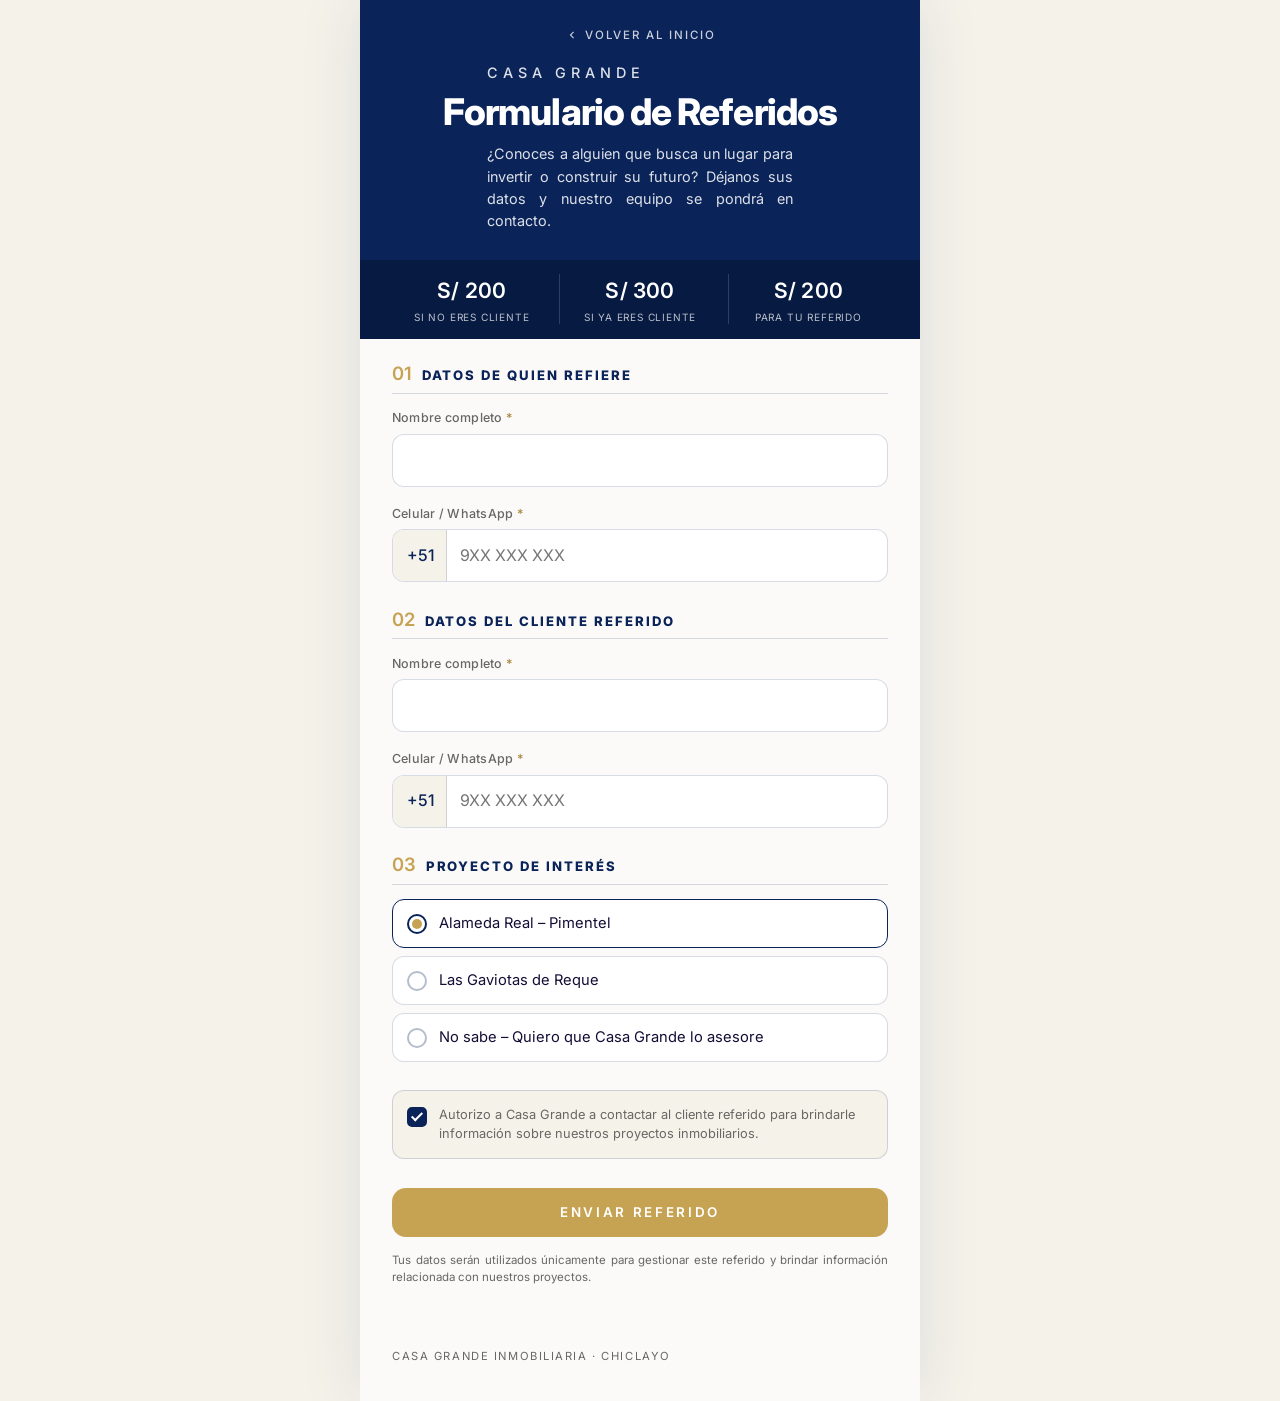
<file: refiere.html>
<!DOCTYPE html>
<html lang="es">
<head>
<meta charset="UTF-8" />
<meta name="viewport" content="width=device-width, initial-scale=1.0" />
<title>Refiere y Gana — Formulario de Referidos | Casa Grande Inmobiliaria</title>
<meta name="description" content="Refiere a un familiar, amigo o conocido. Ganas S/ 200 (o S/ 300 si ya eres cliente) por cada referido que compre su lote, y tu referido gana S/ 200 de descuento en su inicial." />
<meta name="robots" content="index,follow" />
<meta name="theme-color" content="#0A2359" />

<meta property="og:title" content="Refiere y Gana — Casa Grande Inmobiliaria" />
<meta property="og:description" content="Gana hasta S/ 300 por cada referido que compre su lote. Tu referido gana S/ 200 de descuento en su inicial." />
<meta property="og:image" content="img/refiere-gana.jpg" />
<meta property="og:type" content="website" />

<link rel="preconnect" href="https://fonts.googleapis.com">
<link rel="preconnect" href="https://fonts.gstatic.com" crossorigin>
<link href="https://fonts.googleapis.com/css2?family=Inter:wght@300;400;500;600;700;800;900&display=swap" rel="stylesheet">

<style>
/* Mismos colores y tipografías de la web, para que el formulario no parezca
   una página aparte. El formulario se diseñó primero para el celular: es
   desde donde llega casi toda la gente que ve el anuncio. */
:root{
  --azul:#0A2359; --azul-osc:#071A42; --azul-tinta:#140E36;
  --oro:#C6A253; --oro-osc:#A8873D;
  --crema:#FBFAF8; --crema-2:#F5F2EA;
  --gris:#676765; --linea:rgba(10,35,89,.16);
  --rojo:#B3261E;
  --sans:"Jost",-apple-system,"Segoe UI",sans-serif;
  --serif:"Cormorant Garamond",Georgia,serif;
  --pad:clamp(1.1rem,5vw,2rem);
}
*,*::before,*::after{ box-sizing:border-box; margin:0; padding:0; }
html{ -webkit-text-size-adjust:100%; }
body{
  font-family:var(--sans); font-weight:300; font-size:16px; line-height:1.6;
  color:var(--azul-tinta); background:var(--crema-2);
  -webkit-font-smoothing:antialiased;
}
img{ display:block; max-width:100%; }
a{ color:inherit; }

.hoja{ width:100%; max-width:560px; margin:0 auto; background:var(--crema); min-height:100vh;
       box-shadow:0 0 60px rgba(10,35,89,.10); }

/* ── Cabecera ── */
.tapa{ background:var(--azul); color:#fff; padding:1.5rem var(--pad) 1.7rem; text-align:center; }
.tapa__volver{
  display:inline-flex; align-items:center; gap:.4rem;
  font-size:.72rem; letter-spacing:.16em; text-transform:uppercase; font-weight:500;
  color:rgba(255,255,255,.78); text-decoration:none; margin-bottom:1.1rem;
}
.tapa__volver svg{ width:14px; height:14px; fill:currentColor; }
.tapa__marca{ font-size:.74rem; letter-spacing:.34em; text-transform:uppercase; font-weight:500; color:var(--oro); }
.tapa h1{ font-family:var(--serif); font-weight:600; font-size:clamp(1.7rem,7vw,2.3rem); line-height:1.15; margin:.35rem 0 .6rem; }
.tapa p{ font-size:.9rem; line-height:1.55; color:rgba(255,255,255,.86); max-width:34ch; margin:0 auto; }

/* ── Premio, para que se vea qué se gana sin volver al anuncio ── */
.premio{ display:flex; gap:.5rem; padding:.9rem var(--pad); background:var(--azul-osc); }
.premio div{ flex:1 1 0; text-align:center; color:#fff; }
.premio b{ display:block; font-size:1.32rem; font-weight:600; letter-spacing:.01em; }
.premio span{ display:block; font-size:.63rem; line-height:1.35; letter-spacing:.08em;
              text-transform:uppercase; color:rgba(255,255,255,.72); margin-top:.15rem; }
.premio div+div{ border-left:1px solid rgba(255,255,255,.16); }

/* ── Formulario ── */
form{ padding:1.6rem var(--pad) 2.4rem; }
.paso{ margin-bottom:1.7rem; }
.paso__tit{ display:flex; align-items:baseline; gap:.55rem; margin-bottom:.9rem;
            padding-bottom:.55rem; border-bottom:1px solid var(--linea); }
/* Con la serif los números salen en estilo antiguo y el 01 se lee "OI";
   por eso las cifras de los pasos van en la sans. */
.paso__n{ font-family:var(--sans); font-size:1.15rem; font-weight:600; color:var(--oro); line-height:1; letter-spacing:.02em; }
.paso__tit h2{ font-size:.82rem; font-weight:600; letter-spacing:.15em; text-transform:uppercase; color:var(--azul); }

.campo{ margin-bottom:1.05rem; }
.campo:last-child{ margin-bottom:0; }
.campo label{ display:block; font-size:.78rem; font-weight:500; letter-spacing:.02em;
              color:var(--gris); margin-bottom:.35rem; }
.campo label i{ font-style:normal; color:var(--oro-osc); }

input[type=text],input[type=tel]{
  width:100%; font:inherit; font-weight:400; font-size:1rem; color:var(--azul-tinta);
  padding:.8rem .85rem; background:#fff;
  border:1px solid var(--linea); border-radius:12px;
  transition:border-color .2s, box-shadow .2s;
}
input:focus{ outline:none; border-color:var(--azul); box-shadow:0 0 0 3px rgba(10,35,89,.12); }

/* El +51 va pegado al campo y no se puede borrar: es parte del recuadro,
   no del texto que se escribe. */
.tel{ display:flex; align-items:stretch; background:#fff;
      border:1px solid var(--linea); border-radius:12px; overflow:hidden;
      transition:border-color .2s, box-shadow .2s; }
.tel:focus-within{ border-color:var(--azul); box-shadow:0 0 0 3px rgba(10,35,89,.12); }
.tel__pais{
  display:flex; align-items:center; gap:.35rem; flex:none;
  padding:0 .7rem 0 .85rem; background:var(--crema-2);
  border-right:1px solid var(--linea);
  font-size:1rem; font-weight:500; color:var(--azul); user-select:none;
}
.tel input{ flex:1 1 auto; border:0; border-radius:0; box-shadow:none; background:transparent; }
.tel input:focus{ box-shadow:none; }

/* ── Proyecto ── */
.ops{ display:flex; flex-direction:column; gap:.5rem; }
.op{ display:flex; align-items:center; gap:.7rem; padding:.85rem .9rem;
     background:#fff; border:1px solid var(--linea); border-radius:12px;
     cursor:pointer; transition:border-color .2s, background .2s; }
.op input{ position:absolute; opacity:0; width:0; height:0; }
.op__mark{ flex:none; width:20px; height:20px; border-radius:50%;
           border:2px solid rgba(10,35,89,.30); position:relative; transition:border-color .2s; }
.op__mark::after{ content:""; position:absolute; inset:3px; border-radius:50%;
                  background:var(--oro); transform:scale(0); transition:transform .18s; }
.op span{ font-size:.92rem; font-weight:400; line-height:1.35; }
.op:has(input:checked){ border-color:var(--azul); background:#fff; }
.op:has(input:checked) .op__mark{ border-color:var(--azul); }
.op:has(input:checked) .op__mark::after{ transform:scale(1); }
.op:has(input:focus-visible){ box-shadow:0 0 0 3px rgba(10,35,89,.12); }

/* ── Autorización ── */
.permiso{ display:flex; gap:.7rem; align-items:flex-start; padding:.9rem .9rem;
          background:var(--crema-2); border:1px solid var(--linea); border-radius:12px;
          cursor:pointer; margin-bottom:.5rem; }
.permiso input{ position:absolute; opacity:0; width:0; height:0; }
.permiso__mark{ flex:none; width:20px; height:20px; margin-top:.12rem; border-radius:5px;
                border:2px solid rgba(10,35,89,.30); background:#fff; position:relative; transition:.2s; }
.permiso__mark::after{ content:""; position:absolute; left:5px; top:1px; width:6px; height:11px;
                       border:solid #fff; border-width:0 2px 2px 0; transform:rotate(45deg) scale(0);
                       transition:transform .18s; }
.permiso:has(input:checked) .permiso__mark{ background:var(--azul); border-color:var(--azul); }
.permiso:has(input:checked) .permiso__mark::after{ transform:rotate(45deg) scale(1); }
.permiso span{ font-size:.8rem; line-height:1.5; color:var(--gris); }

.aviso{ display:none; font-size:.78rem; color:var(--rojo); margin-bottom:.9rem; }
.aviso.on{ display:block; }
.err{ font-size:.74rem; color:var(--rojo); margin-top:.3rem; display:none; }
.err.on{ display:block; }
input.mal, .tel.mal{ border-color:var(--rojo); }

/* ── Enviar ── */
.enviar{
  width:100%; margin-top:1.3rem; padding:1.05rem 1rem;
  font-family:var(--sans); font-size:.84rem; font-weight:600;
  letter-spacing:.2em; text-transform:uppercase; color:#fff;
  background:var(--oro); border:0; border-radius:14px; cursor:pointer;
  transition:background .25s, transform .15s, opacity .25s;
}
.enviar:hover{ background:var(--oro-osc); }
.enviar:active{ transform:translateY(1px); }
.enviar[disabled]{ opacity:.55; cursor:not-allowed; }
.nota{ margin-top:.9rem; font-size:.72rem; line-height:1.55; color:var(--gris); text-align:center; }

/* ── Gracias ── */
.gracias{ display:none; padding:3rem var(--pad) 3.6rem; text-align:center; }
.gracias.on{ display:block; }
.gracias__ok{ width:66px; height:66px; margin:0 auto 1.2rem; border-radius:50%;
              background:var(--azul); display:grid; place-items:center; }
.gracias__ok svg{ width:30px; height:30px; fill:none; stroke:#fff; stroke-width:2.6;
                  stroke-linecap:round; stroke-linejoin:round; }
.gracias h2{ font-family:var(--serif); font-size:1.8rem; font-weight:600; color:var(--azul); margin-bottom:.6rem; }
.gracias p{ font-size:.92rem; color:var(--gris); max-width:36ch; margin:0 auto 1.6rem; }
.gracias a{ display:inline-block; padding:.9rem 1.8rem; background:var(--azul); color:#fff;
            text-decoration:none; border-radius:12px; font-size:.78rem; font-weight:600;
            letter-spacing:.18em; text-transform:uppercase; }

.pie{ padding:1.4rem var(--pad) 2.2rem; text-align:center; font-size:.7rem;
      letter-spacing:.14em; text-transform:uppercase; color:var(--gris); }
</style>
<link rel="stylesheet" href="/typography.css?v=20261014-inter" />
<link rel="icon" href="/favicon.ico?v=20261015-logo" sizes="16x16 32x32 48x48" type="image/x-icon">
<link rel="icon" href="/favicon-casa-grande-20261015.svg" sizes="any" type="image/svg+xml">
<link rel="apple-touch-icon" href="/apple-touch-icon.png?v=20261015-logo" sizes="180x180">
</head>
<body>

<div class="hoja">

  <header class="tapa">
    <a class="tapa__volver" href="index.html">
      <svg viewBox="0 0 24 24" aria-hidden="true"><path d="M15.4 7.4 14 6l-6 6 6 6 1.4-1.4-4.6-4.6z"/></svg>
      Volver al inicio
    </a>
    <p class="tapa__marca">Casa Grande</p>
    <h1>Formulario de Referidos</h1>
    <p>¿Conoces a alguien que busca un lugar para invertir o construir su futuro? Déjanos sus datos y nuestro equipo se pondrá en contacto.</p>
  </header>

  <div class="premio">
    <div><b>S/ 200</b><span>Si no eres cliente</span></div>
    <div><b>S/ 300</b><span>Si ya eres cliente</span></div>
    <div><b>S/ 200</b><span>Para tu referido</span></div>
  </div>

  <form id="form" novalidate>

    <div class="paso">
      <div class="paso__tit"><span class="paso__n">01</span><h2>Datos de quien refiere</h2></div>

      <div class="campo">
        <label for="refNombre">Nombre completo <i>*</i></label>
        <input type="text" id="refNombre" name="refNombre" autocomplete="name"
               inputmode="text" maxlength="70" data-solo-letras required />
        <p class="err" id="e-refNombre">Escribe tu nombre completo.</p>
      </div>

      <div class="campo">
        <label for="refTel">Celular / WhatsApp <i>*</i></label>
        <div class="tel" id="tel-refTel">
          <span class="tel__pais" aria-hidden="true">+51</span>
          <input type="tel" id="refTel" name="refTel" autocomplete="tel"
                 inputmode="numeric" maxlength="11" placeholder="9XX XXX XXX" data-solo-numeros required />
        </div>
        <p class="err" id="e-refTel">Escribe tu número de celular.</p>
      </div>
    </div>

    <div class="paso">
      <div class="paso__tit"><span class="paso__n">02</span><h2>Datos del cliente referido</h2></div>

      <div class="campo">
        <label for="cliNombre">Nombre completo <i>*</i></label>
        <input type="text" id="cliNombre" name="cliNombre" autocomplete="off"
               inputmode="text" maxlength="70" data-solo-letras required />
        <p class="err" id="e-cliNombre">Escribe el nombre de tu referido.</p>
      </div>

      <div class="campo">
        <label for="cliTel">Celular / WhatsApp <i>*</i></label>
        <div class="tel" id="tel-cliTel">
          <span class="tel__pais" aria-hidden="true">+51</span>
          <input type="tel" id="cliTel" name="cliTel" autocomplete="off"
                 inputmode="numeric" maxlength="11" placeholder="9XX XXX XXX" data-solo-numeros required />
        </div>
        <p class="err" id="e-cliTel">Escribe el número de tu referido.</p>
      </div>
    </div>

    <div class="paso">
      <div class="paso__tit"><span class="paso__n">03</span><h2>Proyecto de interés</h2></div>
      <div class="ops">
        <label class="op">
          <input type="radio" name="proyecto" value="Alameda Real – Pimentel" checked />
          <span class="op__mark" aria-hidden="true"></span>
          <span>Alameda Real – Pimentel</span>
        </label>
        <label class="op">
          <input type="radio" name="proyecto" value="Las Gaviotas de Reque" />
          <span class="op__mark" aria-hidden="true"></span>
          <span>Las Gaviotas de Reque</span>
        </label>
        <label class="op">
          <input type="radio" name="proyecto" value="No sabe – Quiero que Casa Grande lo asesore" />
          <span class="op__mark" aria-hidden="true"></span>
          <span>No sabe – Quiero que Casa Grande lo asesore</span>
        </label>
      </div>
    </div>

    <!-- Viene marcada de entrada; si se desmarca, no se puede enviar. -->
    <label class="permiso">
      <input type="checkbox" id="permiso" name="permiso" checked />
      <span class="permiso__mark" aria-hidden="true"></span>
      <span>Autorizo a Casa Grande a contactar al cliente referido para brindarle información sobre nuestros proyectos inmobiliarios.</span>
    </label>
    <p class="aviso" id="avisoPermiso">Para enviar el referido necesitamos tu autorización.</p>

    <button type="submit" class="enviar" id="btnEnviar">Enviar referido</button>
    <p class="nota" id="nota">Tus datos serán utilizados únicamente para gestionar este referido y brindar información relacionada con nuestros proyectos.</p>
  </form>

  <section class="gracias" id="gracias">
    <div class="gracias__ok"><svg viewBox="0 0 24 24" aria-hidden="true"><path d="m4 12.5 5 5L20 6.5"/></svg></div>
    <h2>¡Referido enviado!</h2>
    <p>Gracias por confiar en nosotros. Nuestro equipo se pondrá en contacto con tu referido a la brevedad.</p>
    <a href="index.html">Volver al inicio</a>
  </section>

  <p class="pie">Casa Grande Inmobiliaria · Chiclayo</p>
</div>

<script>
(() => {
  'use strict';

  const API   = 'https://app.inmobiliariacasagrande.com/api/referidos';
  const WA    = '51986498284';   // por si el sistema no responde

  const form    = document.getElementById('form');
  const boton   = document.getElementById('btnEnviar');
  const permiso = document.getElementById('permiso');
  const aviso   = document.getElementById('avisoPermiso');
  const nota    = document.getElementById('nota');

  /* ── Nombres: los números quedan bloqueados ──────────────────────────
     Se filtra al escribir y también al pegar, que es por donde se cuela. */
  document.querySelectorAll('[data-solo-letras]').forEach(inp => {
    const limpiar = () => {
      const antes = inp.value;
      const salida = antes.replace(/[^A-Za-zÁÉÍÓÚÜÑáéíóúüñ .'´-]/g, '');
      if (salida !== antes) {
        const cursor = inp.selectionStart - (antes.length - salida.length);
        inp.value = salida;
        try { inp.setSelectionRange(cursor, cursor); } catch (_) {}
      }
    };
    inp.addEventListener('input', limpiar);
    inp.addEventListener('paste', () => setTimeout(limpiar, 0));
  });

  /* ── Celulares: solo dígitos, 11 como máximo ──────────────────────────
     El +51 vive en el recuadro de al lado, así que no hay forma de borrarlo. */
  document.querySelectorAll('[data-solo-numeros]').forEach(inp => {
    const limpiar = () => {
      const salida = inp.value.replace(/\D/g, '').slice(0, 11);
      if (salida !== inp.value) inp.value = salida;
    };
    inp.addEventListener('input', limpiar);
    inp.addEventListener('paste', () => setTimeout(limpiar, 0));
  });

  /* ── Autorización: sin ella el botón no envía ── */
  const revisarPermiso = () => {
    boton.disabled = !permiso.checked;
    aviso.classList.toggle('on', !permiso.checked);
  };
  permiso.addEventListener('change', revisarPermiso);
  revisarPermiso();

  /* ── Validación de los cuatro campos ── */
  const marcar = (id, mal) => {
    const inp = document.getElementById(id);
    const caja = document.getElementById('tel-' + id) || inp;
    caja.classList.toggle('mal', mal);
    document.getElementById('e-' + id).classList.toggle('on', mal);
  };

  const valida = () => {
    let ok = true;
    [['refNombre', v => v.trim().length >= 3],
     ['cliNombre', v => v.trim().length >= 3],
     ['refTel',    v => v.length >= 9],
     ['cliTel',    v => v.length >= 9]].forEach(([id, prueba]) => {
      const mal = !prueba(document.getElementById(id).value);
      marcar(id, mal);
      if (mal) ok = false;
    });
    return ok;
  };

  ['refNombre','cliNombre','refTel','cliTel'].forEach(id => {
    document.getElementById(id).addEventListener('blur', () => {
      if (document.getElementById('e-' + id).classList.contains('on')) valida();
    });
  });

  form.addEventListener('submit', async ev => {
    ev.preventDefault();
    if (!permiso.checked) { revisarPermiso(); return; }
    if (!valida()) {
      document.querySelector('.mal')?.scrollIntoView({ behavior:'smooth', block:'center' });
      return;
    }

    const datos = {
      referidorNombre: document.getElementById('refNombre').value.trim(),
      referidorTelefono: '+51' + document.getElementById('refTel').value,
      referidoNombre: document.getElementById('cliNombre').value.trim(),
      referidoTelefono: '+51' + document.getElementById('cliTel').value,
      proyecto: form.querySelector('input[name=proyecto]:checked').value,
      autoriza: true,
      origen: 'web-refiere'
    };

    boton.disabled = true;
    boton.textContent = 'Enviando…';

    try {
      const r = await fetch(API, {
        method: 'POST',
        headers: { 'Content-Type': 'application/json' },
        body: JSON.stringify(datos)
      });
      if (!r.ok) throw new Error('respuesta ' + r.status);
      form.style.display = 'none';
      document.querySelector('.premio').style.display = 'none';
      document.getElementById('gracias').classList.add('on');
      window.scrollTo({ top:0, behavior:'smooth' });
    } catch (e) {
      /* Si el sistema no contesta no se pierde el referido: se le ofrece
         mandarlo por WhatsApp, diciéndole claramente que eso es lo que pasa. */
      boton.disabled = false;
      boton.textContent = 'Enviar referido';
      const texto =
        `Hola, quiero referir a un cliente.%0A%0A` +
        `Quien refiere: ${datos.referidorNombre} (${datos.referidorTelefono})%0A` +
        `Referido: ${datos.referidoNombre} (${datos.referidoTelefono})%0A` +
        `Proyecto: ${datos.proyecto}`;
      nota.innerHTML =
        'No pudimos enviar el referido en este momento. ' +
        `<a href="https://wa.me/${WA}?text=${texto}" style="color:#0A2359;font-weight:600;text-decoration:underline">Envíalo por WhatsApp</a> ` +
        'y lo registramos nosotros.';
      nota.style.color = '#B3261E';
    }
  });
})();
</script>

</body>
</html>
</file>
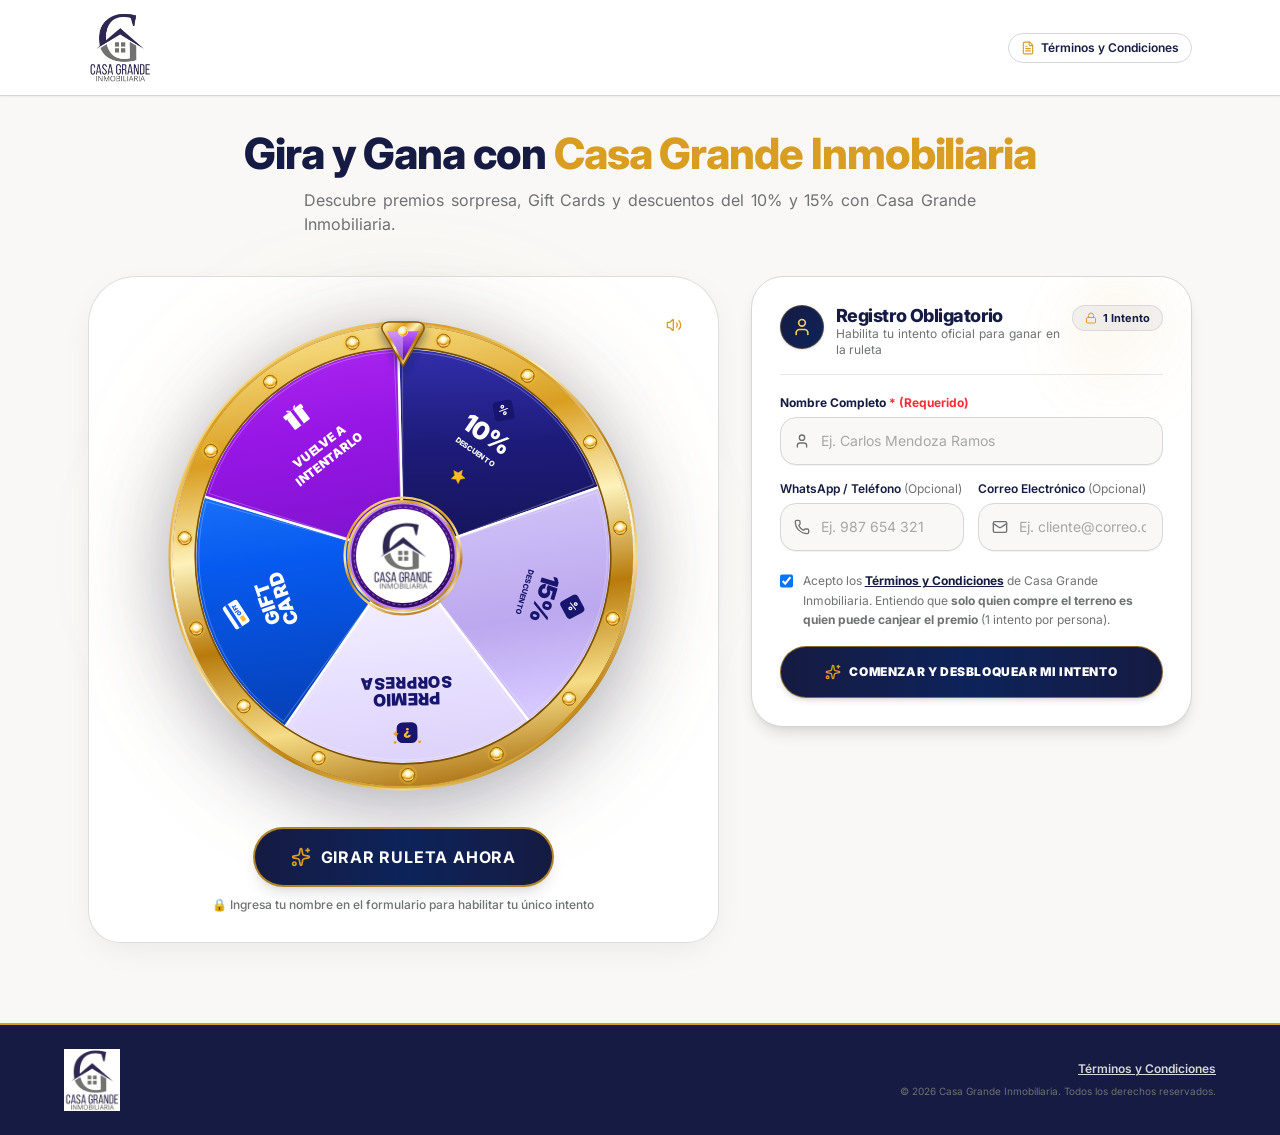
<file: ruleta.html>
<!doctype html>
<html lang="es">
  <head>
    <meta charset="UTF-8" />
    <meta name="viewport" content="width=device-width, initial-scale=1.0" />
    <!-- La ruleta vive en /ruleta-app/: sus archivos se piden desde ahí. -->
    <base href="/ruleta-app/" />
    <title>Ruleta de Premios — Mes Morado | Casa Grande Inmobiliaria</title>
    <meta name="description" content="Todo el mes de octubre: compra tu lote, gira la ruleta y recibe tu premio. Descuentos del 10% y 15%, Gift Card y premio sorpresa." />
    <meta property="og:title" content="Ruleta de Premios — Casa Grande Inmobiliaria" />
    <meta property="og:description" content="En el Mes Morado, tu confianza tiene premio. Compra tu lote, gira la ruleta y recibe tu premio." />
    <meta property="og:image" content="https://inmobiliariacasagrande.com/img/flyer-ruleta.jpg" />
    <meta property="og:type" content="website" />
    <meta name="twitter:card" content="summary_large_image" />
    <script defer src="assets/index-BSR-W-h0-cg2.js"></script>
    <link rel="stylesheet" href="assets/index-B5e4GH_E.css">
  <link rel="preconnect" href="https://fonts.googleapis.com">
<link rel="preconnect" href="https://fonts.gstatic.com" crossorigin>
<link href="https://fonts.googleapis.com/css2?family=Inter:wght@300;400;500;600;700;800;900&display=swap" rel="stylesheet">
<link rel="stylesheet" href="/typography.css?v=20261014-inter" />
<link rel="icon" href="/favicon.ico?v=20261015-logo" sizes="16x16 32x32 48x48" type="image/x-icon">
<link rel="icon" href="/favicon-casa-grande-20261015.svg" sizes="any" type="image/svg+xml">
<link rel="apple-touch-icon" href="/apple-touch-icon.png?v=20261015-logo" sizes="180x180">
</head>
  <body class="bg-[#F9F8F6] text-[#151B42] antialiased selection:bg-[#B18A49] selection:text-white">
    <div id="root"></div>
<script>
/* Cada participante de la ruleta entra solo a LoteControl, como el formulario
   de Refiere y Gana. La ruleta guarda sus datos en este navegador (mismo
   dominio que esta página); aquí se leen y se mandan dos veces: al
   registrarse y al ganar. Si el sistema no responde, se reintenta luego. */
(() => {
  'use strict';
  const API = 'https://app.inmobiliariacasagrande.com/api/ruleta';
  const ENVIADOS = 'cg_enviados_lotecontrol';
  let ocupado = false, esperarHasta = 0;

  const leer = (clave, vacio) => {
    try { return JSON.parse(localStorage.getItem(clave)) ?? vacio; } catch (_) { return vacio; }
  };

  async function sincronizar() {
    if (ocupado || Date.now() < esperarHasta) return;
    ocupado = true;
    try {
      const enviados = leer(ENVIADOS, {});
      const lista = [].concat(leer('cg_participants_history', []), leer('cg_current_participant', null) || []);
      const porId = new Map();
      lista.forEach(p => { if (p && p.id) porId.set(p.id, Object.assign({}, porId.get(p.id), p)); });

      for (const p of porId.values()) {
        const gano = p.prizeWon && !p.prizeWon.isRetry && p.couponCode;
        const premio = gano ? (p.prizeWon.fullTitle || p.prizeWon.label || 'Premio') : '';
        const hecho = enviados[p.id] || {};
        if (hecho.premio || (!premio && hecho.registro)) continue;

        const r = await fetch(API, {
          method: 'POST',
          headers: { 'Content-Type': 'application/json' },
          body: JSON.stringify({
            participanteId: p.id, nombre: p.name || '', telefono: p.phone || '',
            correo: p.email || '', premio, codigo: gano ? p.couponCode : ''
          })
        });
        // 400 = datos que el sistema no acepta: reintentar no los arregla.
        if (!r.ok && r.status !== 400) throw new Error('respuesta ' + r.status);
        enviados[p.id] = { registro: true, premio: !!premio };
        localStorage.setItem(ENVIADOS, JSON.stringify(enviados));
      }
    } catch (_) {
      esperarHasta = Date.now() + 30000;
    } finally {
      ocupado = false;
    }
  }

  addEventListener('storage', e => { if (e.key && e.key.startsWith('cg_') && e.key !== ENVIADOS) sincronizar(); });
  setInterval(sincronizar, 4000);
  sincronizar();
})();
</script>
  
</body>
</html>
</file>
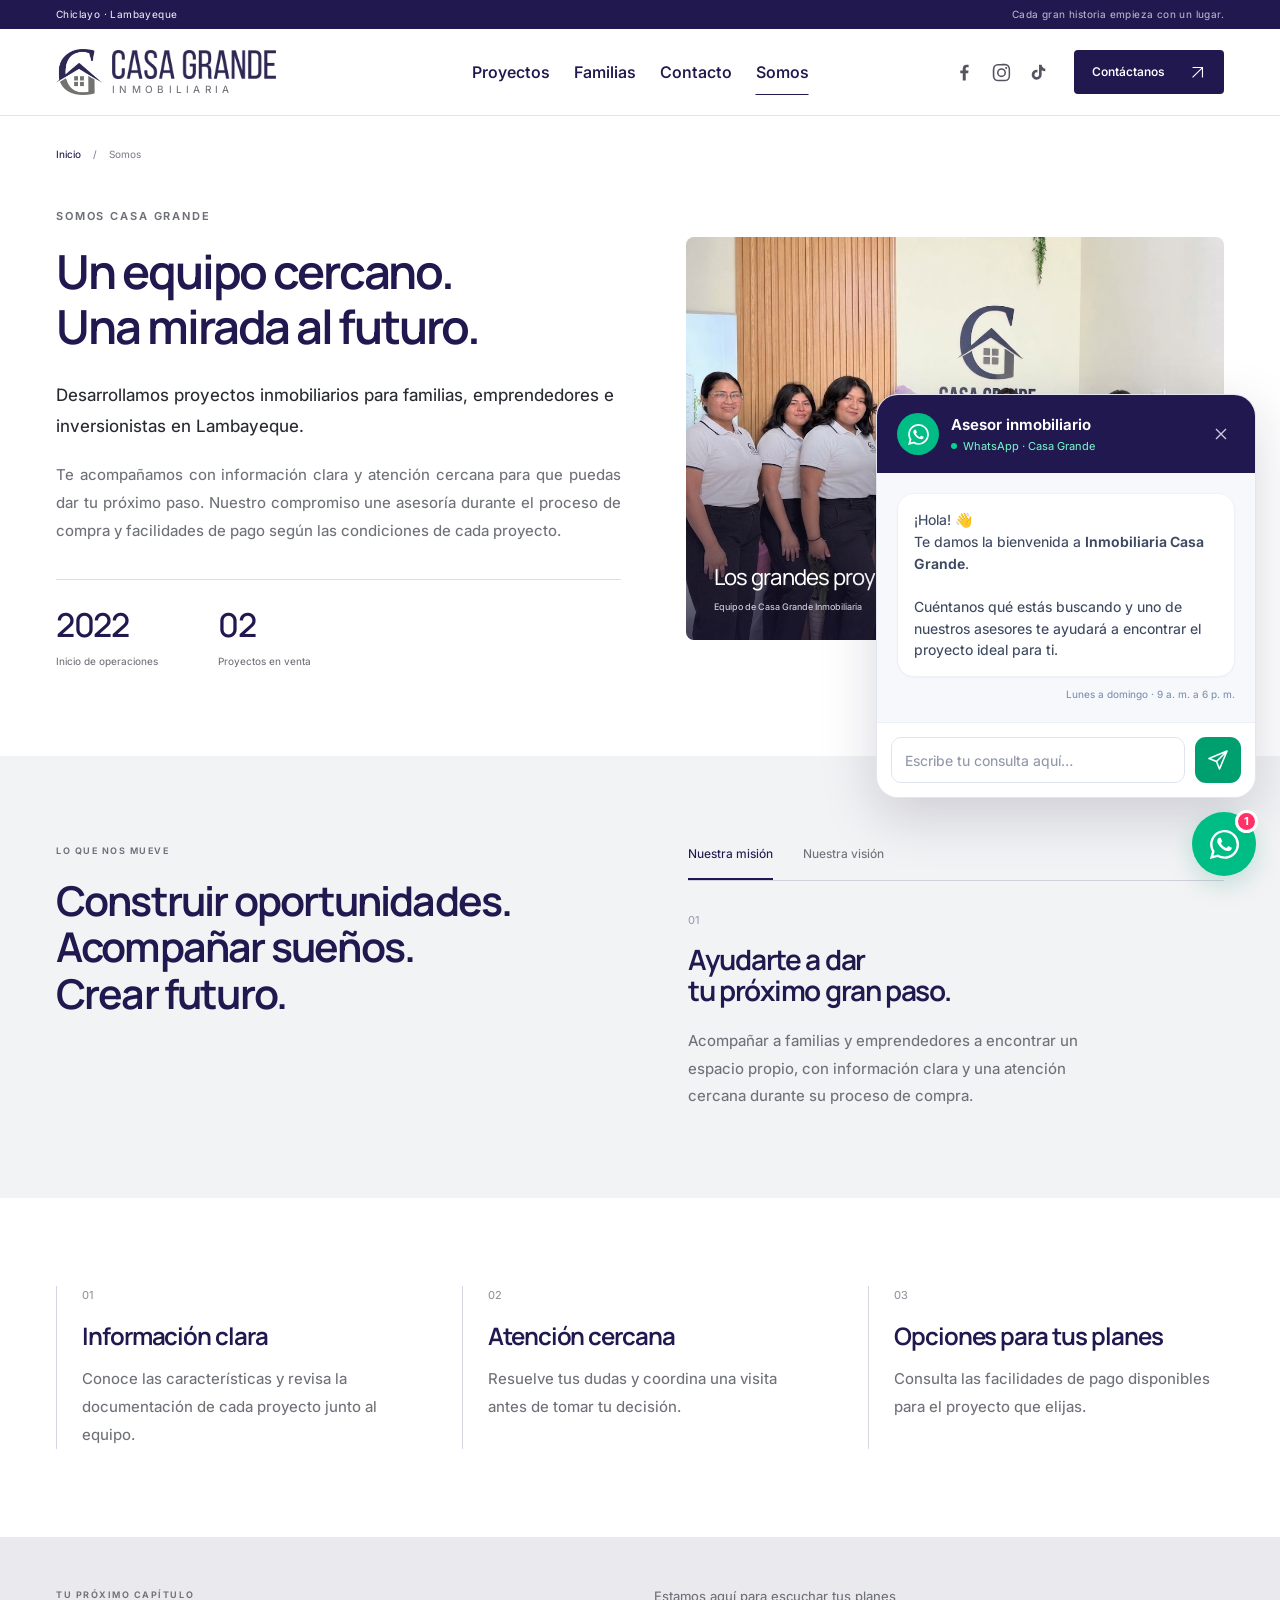
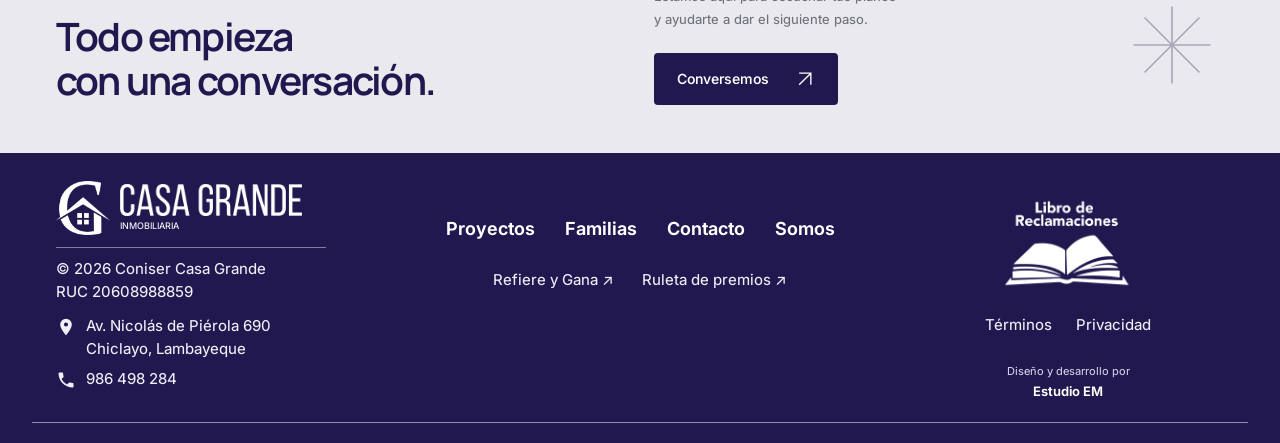
<file: somos.html>
<!doctype html><html lang="es"><head><meta charset="utf-8"><meta name="viewport" content="width=device-width, initial-scale=1"><title>Somos | Casa Grande Inmobiliaria</title><meta name="description" content="Conoce el equipo de Casa Grande, nuestros proyectos en Lambayeque y el compromiso de acompañarte."><link rel="canonical" href="https://inmobiliariacasagrande.com/somos"><meta name="theme-color" content="#21184f"><meta property="og:title" content="Somos | Casa Grande Inmobiliaria"><meta property="og:description" content="Conoce el equipo de Casa Grande, nuestros proyectos en Lambayeque y el compromiso de acompañarte."><meta property="og:image" content="https://inmobiliariacasagrande.com/img/logo-casa-grande-compartir-20261015.png"><meta property="og:type" content="website"><meta property="og:url" content="https://inmobiliariacasagrande.com/somos"><meta name="twitter:card" content="summary"><meta name="twitter:image" content="https://inmobiliariacasagrande.com/img/logo-casa-grande-compartir-20261015.png"><link rel="icon" href="favicon-casa-grande-20261015.svg" type="image/svg+xml"><link rel="apple-touch-icon" href="apple-touch-icon.png"><link rel="preconnect" href="https://fonts.googleapis.com"><link rel="preconnect" href="https://fonts.gstatic.com" crossorigin><link href="https://fonts.googleapis.com/css2?family=Inter:wght@400..750&family=Manrope:wght@300..800&display=swap" rel="stylesheet"><link rel="stylesheet" href="redesign.css?v=20261105-panel"><script defer src="redesign.js?v=20261105-panel"></script></head><body data-page="somos"><a class="skip-link" href="#contenido">Saltar al contenido</a>
 <div class="topline"><div class="shell"><span>Chiclayo · Lambayeque</span><span class="topline-message" data-cms="g-franja-1">Cada gran historia empieza con un lugar.</span></div></div>
 <header class="site-header"><div class="shell header-inner"><a class="brand-link" href="index.html" aria-label="Casa Grande Inmobiliaria · Inicio"><span class="brand"><img class="brand-symbol" src="img/logo-marca.png" alt="" width="340" height="341"><span class="brand-name"><img src="img/logo-texto.png" alt="Casa Grande" width="900" height="159"><span>INMOBILIARIA</span></span></span></a>
 <nav id="main-nav" class="main-nav" aria-label="Navegación principal"><a href="proyectos.html">Proyectos</a><a href="familias.html">Familias</a><a href="contacto.html">Contacto</a><a href="somos.html" aria-current="page">Somos</a></nav>
 <div class="header-socials" aria-label="Redes sociales"><a href="https://www.facebook.com/casagrandesac.inmobiliaria" target="_blank" rel="noopener" aria-label="Facebook"><svg viewBox="0 0 24 24" aria-hidden="true"><path d="M13.4 21v-8.2h2.8l.4-3.2h-3.2V7.5c0-.9.3-1.6 1.6-1.6h1.7V3.1c-.3 0-1.3-.1-2.5-.1-2.5 0-4.2 1.5-4.2 4.3v2.4H7.2v3.2h2.8V21h3.4z"/></svg></a><a href="https://www.instagram.com/casagrande_inmobiliaria" target="_blank" rel="noopener" aria-label="Instagram"><svg viewBox="0 0 24 24" aria-hidden="true"><path d="M12 2.2c-2.7 0-3 0-4 .06-1.1.05-1.8.22-2.4.47-.7.26-1.2.6-1.8 1.2-.6.6-.94 1.1-1.2 1.8-.25.6-.42 1.3-.47 2.4C2 9.1 2 9.4 2 12s0 2.9.06 4c.05 1.1.22 1.8.47 2.4.26.7.6 1.2 1.2 1.8.6.6 1.1.94 1.8 1.2.6.25 1.3.42 2.4.47 1.1.06 1.4.06 4 .06s2.9 0 4-.06c1.1-.05 1.8-.22 2.4-.47.7-.26 1.2-.6 1.8-1.2.6-.6.94-1.1 1.2-1.8.25-.6.42-1.3.47-2.4.06-1.1.06-1.4.06-4s0-2.9-.06-4c-.05-1.1-.22-1.8-.47-2.4a4.9 4.9 0 0 0-1.2-1.8 4.9 4.9 0 0 0-1.8-1.2c-.6-.25-1.3-.42-2.4-.47-1.1-.06-1.4-.06-4-.06zm0 1.8c2.7 0 3 0 4 .06 1 .04 1.5.2 1.9.34.5.18.8.4 1.1.75.35.35.57.65.75 1.1.15.4.3.9.34 1.9.06 1 .06 1.3.06 4s0 3-.06 4c-.04 1-.2 1.5-.34 1.9-.18.5-.4.8-.75 1.1-.35.35-.65.57-1.1.75-.4.15-.9.3-1.9.34-1 .06-1.3.06-4 .06s-3 0-4-.06c-1-.04-1.5-.2-1.9-.34-.5-.18-.8-.4-1.1-.75a3 3 0 0 1-.75-1.1c-.15-.4-.3-.9-.34-1.9-.06-1-.06-1.3-.06-4s0-3 .06-4c.04-1 .2-1.5.34-1.9.18-.5.4-.8.75-1.1.35-.35.65-.57 1.1-.75.4-.15.9-.3 1.9-.34 1-.06 1.3-.06 4-.06zm0 3.06a5.14 5.14 0 1 0 0 10.28 5.14 5.14 0 0 0 0-10.28zm0 8.48a3.34 3.34 0 1 1 0-6.68 3.34 3.34 0 0 1 0 6.68zm6.54-8.68a1.2 1.2 0 1 1-2.4 0 1.2 1.2 0 0 1 2.4 0z"/></svg></a><a href="https://www.tiktok.com/@casa.grande.inmob" target="_blank" rel="noopener" aria-label="TikTok"><svg viewBox="0 0 24 24" aria-hidden="true"><path d="M16.6 5.8a4.3 4.3 0 0 1-1-2.8h-3v11.5a2.6 2.6 0 1 1-1.8-2.5V8.9a5.7 5.7 0 1 0 4.8 5.6V9.4a7.3 7.3 0 0 0 4.2 1.3V7.7a4.3 4.3 0 0 1-3.2-1.9z"/></svg></a></div>
 <button class="button button-blue header-contact" data-contact>Contáctanos <svg viewBox="0 0 24 24" fill="none" aria-hidden="true"><path d="M5 19 19 5M5 5h14v14" stroke="currentColor" stroke-width="1.6"/></svg></button>
 <button class="menu-toggle icon-button" aria-label="Abrir menú" aria-expanded="false" aria-controls="main-nav"><span></span><span></span></button></div><div class="scroll-line" aria-hidden="true"></div></header><main id="contenido"><section class="page-intro about-page"><div class="shell"><div class="breadcrumbs"><a href="index.html">Inicio</a><span>/</span><span>Somos</span></div><div class="about-hero"><div class="about-copy"><span class="eyebrow" data-reveal data-cms="somos-1">SOMOS CASA GRANDE</span><h1 data-reveal data-cms="somos-2">Un equipo cercano.<br>Una mirada al futuro.</h1><p class="intro-copy" data-reveal data-cms="somos-3">Desarrollamos proyectos inmobiliarios para familias, emprendedores e inversionistas en Lambayeque.</p><p class="prose" data-reveal data-cms="somos-4">Te acompañamos con información clara y atención cercana para que puedas dar tu próximo paso. Nuestro compromiso une asesoría durante el proceso de compra y facilidades de pago según las condiciones de cada proyecto.</p><div class="about-numbers" data-reveal><div><strong data-cms="somos-5">2022</strong><span data-cms="somos-6">Inicio de operaciones</span></div><div><strong data-cms-cuenta="proyectos">02</strong><span data-cms="somos-7">Proyectos en venta</span></div></div></div><figure class="about-image about-image--team" data-reveal><img src="img/equipo-casa-grande-20261103.jpg" alt="Equipo de Casa Grande Inmobiliaria en sus oficinas" width="1024" height="768" data-cms-img="img-somos-1"><figcaption data-cms="somos-8">Los grandes proyectos comienzan con personas.<span>Equipo de Casa Grande Inmobiliaria</span></figcaption></figure></div></div></section>
 <section class="section section-tint"><div class="shell purpose-grid"><div data-reveal><span class="eyebrow" data-cms="somos-9">LO QUE NOS MUEVE</span><h2 data-cms="somos-10">Construir oportunidades.<br>Acompañar sueños.<br>Crear futuro.</h2></div><div class="purpose-switch" data-reveal><div class="purpose-tabs" role="tablist" aria-label="Propósito de Casa Grande"><button role="tab" aria-selected="true" aria-controls="mission-panel" id="mission-tab" data-purpose="mission">Nuestra misión</button><button role="tab" aria-selected="false" aria-controls="vision-panel" id="vision-tab" tabindex="-1" data-purpose="vision">Nuestra visión</button></div><section id="mission-panel" role="tabpanel" aria-labelledby="mission-tab"><span>01</span><h3 data-cms="somos-11">Ayudarte a dar<br>tu próximo gran paso.</h3><p data-cms="somos-12">Acompañar a familias y emprendedores a encontrar un espacio propio, con información clara y una atención cercana durante su proceso de compra.</p></section><section id="vision-panel" role="tabpanel" aria-labelledby="vision-tab" hidden><span>02</span><h3 data-cms="somos-13">Construir relaciones<br>que miren al futuro.</h3><p data-cms="somos-14">Ser una inmobiliaria cercana y confiable en Lambayeque, desarrollando proyectos que acompañen la vida y el crecimiento de nuestra comunidad.</p></section></div></div></section>
 <section class="section"><div class="shell values-grid"><article data-reveal><span>01</span><h3 data-cms="somos-15">Información clara</h3><p data-cms="somos-16">Conoce las características y revisa la documentación de cada proyecto junto al equipo.</p></article><article data-reveal><span>02</span><h3 data-cms="somos-17">Atención cercana</h3><p data-cms="somos-18">Resuelve tus dudas y coordina una visita antes de tomar tu decisión.</p></article><article data-reveal><span>03</span><h3 data-cms="somos-19">Opciones para tus planes</h3><p data-cms="somos-20">Consulta las facilidades de pago disponibles para el proyecto que elijas.</p></article></div></section><section class="cta-section"><div class="shell cta-inner" data-reveal><div><span class="eyebrow" data-cms="g-cierre-1">TU PRÓXIMO CAPÍTULO</span><h2 data-cms="g-cierre-2">Todo empieza<br>con una conversación.</h2></div><div><p data-cms="g-cierre-3">Estamos aquí para escuchar tus planes<br>y ayudarte a dar el siguiente paso.</p><button class="button button-blue" data-contact>Conversemos <svg viewBox="0 0 24 24" fill="none" aria-hidden="true"><path d="M5 19 19 5M5 5h14v14" stroke="currentColor" stroke-width="1.6"/></svg></button></div><svg viewBox="0 0 80 80" fill="none" aria-hidden="true"><path d="M40 5v70M5 40h70M15 15l50 50M15 65l50-50" stroke="currentColor" stroke-width="1.5"/></svg></div></section></main><footer class="site-footer"><div class="shell footer-top"><div class="footer-brand"><a class="footer-brand-link" href="index.html" aria-label="Casa Grande · Inicio"><span class="brand"><img class="brand-symbol" src="img/logo-marca-claro.png" alt="" width="340" height="341"><span class="brand-name"><img src="img/logo-texto-claro.png" alt="Casa Grande" width="900" height="159"><span>INMOBILIARIA</span></span></span></a><span class="footer-copyright">© 2026 Coniser Casa Grande<span class="footer-ruc">RUC 20608988859</span></span><div class="footer-contact"><p class="footer-address"><svg viewBox="0 0 24 24" aria-hidden="true"><path fill="currentColor" fill-rule="evenodd" d="M12 2a7 7 0 0 0-7 7c0 5.25 7 13 7 13s7-7.75 7-13a7 7 0 0 0-7-7Zm0 4.5a2.5 2.5 0 1 1 0 5 2.5 2.5 0 0 1 0-5Z"/></svg><span>Av. Nicolás de Piérola 690<br>Chiclayo, Lambayeque</span></p><a class="footer-phone" href="tel:+51986498284"><svg viewBox="0 0 24 24" aria-hidden="true"><path fill="currentColor" d="M6.62 10.79a15.05 15.05 0 0 0 6.59 6.59l2.2-2.2c.27-.27.67-.36 1.02-.24 1.12.37 2.33.57 3.57.57.55 0 1 .45 1 1V20c0 .55-.45 1-1 1C10.61 21 3 13.39 3 4c0-.55.45-1 1-1h3.5c.55 0 1 .45 1 1 0 1.25.2 2.45.57 3.57.11.35.03.74-.25 1.02l-2.2 2.2Z"/></svg><span>986 498 284</span></a></div></div><div class="footer-navigation"><div class="footer-links"><a href="proyectos.html">Proyectos</a><a href="familias.html">Familias</a><a href="contacto.html">Contacto</a><a href="somos.html">Somos</a></div><div class="footer-promotions"><a class="footer-secondary" href="refiere.html">Refiere y Gana ↗</a><a class="footer-secondary" href="ruleta.html">Ruleta de premios ↗</a></div></div>
 <div class="footer-legal"><a class="footer-complaints" href="libro-reclamaciones.html" aria-label="Abrir Libro de Reclamaciones"><img src="img/libro-reclamaciones.png" alt="Libro de Reclamaciones" width="1097" height="800" loading="lazy"></a><div class="footer-legal-links"><a href="terminos.html">Términos</a><a href="politica-privacidad.html">Privacidad</a></div><a class="footer-credit" href="https://www.estudioemperu.com" rel="noreferrer"><span>Diseño y desarrollo por</span><strong>Estudio EM</strong></a></div></div><div class="footer-rule" aria-hidden="true"></div></footer><aside class="wa-chat" data-wa-chat aria-label="Atención por WhatsApp">
 <section class="wa-chat__panel" id="whatsapp-chat" aria-labelledby="whatsapp-chat-title" hidden>
 <header class="wa-chat__header"><span class="wa-chat__avatar"><svg viewBox="0 0 24 24" aria-hidden="true"><path fill="currentColor" d="M12.04 2C6.58 2 2.13 6.45 2.13 11.91c0 1.75.46 3.46 1.32 4.96L2 22l5.25-1.38a9.9 9.9 0 0 0 4.79 1.22h.01c5.46 0 9.91-4.45 9.91-9.91 0-2.65-1.03-5.14-2.9-7.01A9.82 9.82 0 0 0 12.04 2zm0 18.15h-.01a8.2 8.2 0 0 1-4.19-1.15l-.3-.18-3.12.82.83-3.04-.2-.31a8.19 8.19 0 0 1-1.26-4.38c0-4.54 3.7-8.23 8.25-8.23 2.2 0 4.27.86 5.83 2.42a8.18 8.18 0 0 1 2.41 5.82c0 4.54-3.7 8.23-8.24 8.23zm4.52-6.16c-.25-.12-1.47-.72-1.69-.81-.23-.08-.39-.12-.56.13-.16.24-.64.8-.79.97-.14.16-.29.18-.54.06-.25-.12-1.05-.39-1.99-1.23-.74-.66-1.23-1.47-1.38-1.72-.14-.25-.01-.38.11-.5.11-.11.25-.29.37-.43.12-.15.16-.25.25-.41.08-.17.04-.31-.02-.43-.06-.12-.56-1.34-.76-1.84-.2-.48-.4-.42-.56-.43h-.47c-.16 0-.43.06-.65.31-.22.25-.85.83-.85 2.03s.87 2.35.99 2.51c.12.16 1.71 2.61 4.15 3.66.58.25 1.03.4 1.39.51.58.19 1.11.16 1.53.1.47-.07 1.47-.6 1.67-1.18.21-.58.21-1.07.15-1.18-.06-.11-.22-.17-.47-.29z"/></svg></span><div><strong id="whatsapp-chat-title">Asesor inmobiliario</strong><span class="wa-chat__status"><i aria-hidden="true"></i>WhatsApp · Casa Grande</span></div><button class="wa-chat__close" type="button" data-wa-chat-close aria-label="Cerrar cuadro de WhatsApp"><svg viewBox="0 0 24 24" fill="none" aria-hidden="true"><path d="m6 6 12 12M18 6 6 18" stroke="currentColor" stroke-width="1.6"/></svg></button></header>
 <div class="wa-chat__body"><p class="wa-chat__message">¡Hola! 👋<br>Te damos la bienvenida a <strong>Inmobiliaria Casa Grande</strong>.<br><br>Cuéntanos qué estás buscando y uno de nuestros asesores te ayudará a encontrar el proyecto ideal para ti.</p><p class="wa-chat__hours">Lunes a domingo · 9 a. m. a 6 p. m.</p></div>
 <form class="wa-chat__form" data-wa-chat-form><label for="whatsapp-chat-message" class="visually-hidden">Tu consulta para Casa Grande</label><input id="whatsapp-chat-message" name="consulta" type="text" placeholder="Escribe tu consulta aquí…" autocomplete="off" maxlength="1000" required><button class="wa-chat__send" type="submit" aria-label="Continuar en WhatsApp"><svg viewBox="0 0 24 24" fill="none" aria-hidden="true"><path d="m21 3-7.5 18-3-7.5L3 10.5 21 3ZM21 3 10.5 13.5" stroke="currentColor" stroke-width="1.6" stroke-linejoin="round" stroke-linecap="round"/></svg></button></form>
 </section>
 <button class="wa-chat__launcher" type="button" data-wa-chat-toggle aria-label="WhatsApp: 1 mensaje" aria-expanded="false" aria-controls="whatsapp-chat"><svg viewBox="0 0 24 24" aria-hidden="true"><path fill="currentColor" d="M12.04 2C6.58 2 2.13 6.45 2.13 11.91c0 1.75.46 3.46 1.32 4.96L2 22l5.25-1.38a9.9 9.9 0 0 0 4.79 1.22h.01c5.46 0 9.91-4.45 9.91-9.91 0-2.65-1.03-5.14-2.9-7.01A9.82 9.82 0 0 0 12.04 2zm0 18.15h-.01a8.2 8.2 0 0 1-4.19-1.15l-.3-.18-3.12.82.83-3.04-.2-.31a8.19 8.19 0 0 1-1.26-4.38c0-4.54 3.7-8.23 8.25-8.23 2.2 0 4.27.86 5.83 2.42a8.18 8.18 0 0 1 2.41 5.82c0 4.54-3.7 8.23-8.24 8.23zm4.52-6.16c-.25-.12-1.47-.72-1.69-.81-.23-.08-.39-.12-.56.13-.16.24-.64.8-.79.97-.14.16-.29.18-.54.06-.25-.12-1.05-.39-1.99-1.23-.74-.66-1.23-1.47-1.38-1.72-.14-.25-.01-.38.11-.5.11-.11.25-.29.37-.43.12-.15.16-.25.25-.41.08-.17.04-.31-.02-.43-.06-.12-.56-1.34-.76-1.84-.2-.48-.4-.42-.56-.43h-.47c-.16 0-.43.06-.65.31-.22.25-.85.83-.85 2.03s.87 2.35.99 2.51c.12.16 1.71 2.61 4.15 3.66.58.25 1.03.4 1.39.51.58.19 1.11.16 1.53.1.47-.07 1.47-.6 1.67-1.18.21-.58.21-1.07.15-1.18-.06-.11-.22-.17-.47-.29z"/></svg><span class="wa-chat__badge" aria-hidden="true">1</span></button>
 </aside><dialog class="contact-dialog" id="contact-dialog" aria-labelledby="contact-dialog-title"><div class="contact-dialog-inner"><button class="dialog-close icon-button" data-close-dialog aria-label="Cerrar consulta"><svg viewBox="0 0 24 24" fill="none" aria-hidden="true"><path d="m6 6 12 12M18 6 6 18" stroke="currentColor" stroke-width="1.6"/></svg></button><span class="eyebrow" data-cms="g-consulta-1">ESTAMOS CERCA</span><h2 id="contact-dialog-title" data-cms="g-consulta-2">Tu próximo paso,<br>con Casa Grande.</h2><p class="muted" data-cms="g-consulta-3">Cuéntanos qué tienes en mente. Nuestro equipo te ayuda a conocer los proyectos y coordinar una visita.</p><form class="consult-form" data-consult-form>
 <div class="form-fields"><div class="field-row"><label for="panel-name">Nombre completo <span>*</span></label><input id="panel-name" name="nombre" autocomplete="name" placeholder="¿Cómo te llamas?" required maxlength="90"></div>
 <div class="field-row"><label for="panel-phone">Celular / WhatsApp <span>*</span></label><input id="panel-phone" name="celular" type="tel" inputmode="tel" autocomplete="tel" placeholder="Tu número de contacto" pattern="[0-9+\s\(\)\-]{9,18}" required maxlength="18"></div>
 <div class="field-row"><label for="panel-project">¿Qué proyecto te interesa?</label><select id="panel-project" name="proyecto"><option value="">Quiero ayuda para elegir</option><option>Alameda Real · Pimentel</option><option>Las Gaviotas de Reque</option></select></div>
 <div class="field-row"><label for="panel-purpose">Me gustaría</label><select id="panel-purpose" name="motivo"><option>Recibir información del proyecto</option><option>Coordinar una visita</option><option>Consultar opciones de pago</option></select></div>
 <label class="consent"><input type="checkbox" name="consentimiento" required><span>Acepto la <a href="politica-privacidad.html" target="_blank" rel="noopener">política de privacidad</a> y el tratamiento de mis datos para recibir información.</span></label>
 <button class="button button-blue button-full" type="submit">Preparar mi consulta <svg viewBox="0 0 24 24" fill="none" aria-hidden="true"><path d="M5 19 19 5M5 5h14v14" stroke="currentColor" stroke-width="1.6"/></svg></button><p class="form-helper">Revisarás tu mensaje antes de abrir WhatsApp.</p></div>
 <div class="form-review" hidden><span class="review-check"><svg viewBox="0 0 24 24" fill="none" aria-hidden="true"><path d="m5 12 4 4L19 6" stroke="currentColor" stroke-width="1.7"/></svg></span><h3>Tu consulta está lista.</h3><p data-review-summary></p><a class="button button-blue button-full" data-review-link target="_blank" rel="noopener" href="https://wa.me/51986498284">Abrir WhatsApp <svg viewBox="0 0 24 24" fill="none" aria-hidden="true"><path d="M5 19 19 5M5 5h14v14" stroke="currentColor" stroke-width="1.6"/></svg></a><button class="text-button" type="button" data-edit-consult>Editar mis datos</button></div></form></div></dialog>
 <dialog class="finder-dialog" id="finder-dialog" aria-labelledby="finder-title"><button class="dialog-close icon-button" data-close-dialog aria-label="Cerrar selector de proyecto"><svg viewBox="0 0 24 24" fill="none" aria-hidden="true"><path d="m6 6 12 12M18 6 6 18" stroke="currentColor" stroke-width="1.6"/></svg></button><div class="finder-intro"><span class="eyebrow" data-cms="g-buscador-1">EMPECEMOS POR TI</span><h2 id="finder-title" data-cms="g-buscador-2">¿Dónde imaginas<br>tu próximo paso?</h2><p data-cms="g-buscador-3">Elige una ubicación y conoce lo que tenemos para ti.</p><div class="finder-symbol" aria-hidden="true"><svg viewBox="0 0 80 80" fill="none" aria-hidden="true"><path d="M40 5v70M5 40h70M15 15l50 50M15 65l50-50" stroke="currentColor" stroke-width="1.5"/></svg></div></div><div class="finder-body"><div data-finder-choices><button class="finder-choice" data-finder="alameda"><span class="finder-choice-photo"><img src="img/alameda-real-portada-20261015.png" alt="" loading="lazy"></span><span><small>Pimentel</small><strong>Alameda Real</strong></span><svg viewBox="0 0 24 24" fill="none" aria-hidden="true"><path d="M5 19 19 5M5 5h14v14" stroke="currentColor" stroke-width="1.6"/></svg></button><button class="finder-choice" data-finder="gaviotas"><span class="finder-choice-photo"><img src="img/gaviotas-render-portada.jpg" alt="" loading="lazy"></span><span><small>Reque</small><strong>Las Gaviotas de Reque</strong></span><svg viewBox="0 0 24 24" fill="none" aria-hidden="true"><path d="M5 19 19 5M5 5h14v14" stroke="currentColor" stroke-width="1.6"/></svg></button><button class="finder-help" data-finder="help">Todavía no lo sé. Quiero asesoría <svg viewBox="0 0 24 24" fill="none" aria-hidden="true"><path d="M5 19 19 5M5 5h14v14" stroke="currentColor" stroke-width="1.6"/></svg></button></div><div data-finder-result hidden></div></div></dialog>
 <dialog class="lightbox-dialog" id="photo-dialog" aria-label="Fotografía ampliada"><button class="lightbox-close icon-button" data-close-dialog aria-label="Cerrar fotografía"><svg viewBox="0 0 24 24" fill="none" aria-hidden="true"><path d="m6 6 12 12M18 6 6 18" stroke="currentColor" stroke-width="1.6"/></svg></button><button class="lightbox-prev icon-button" data-photo-prev aria-label="Fotografía anterior"><svg viewBox="0 0 24 24" fill="none" aria-hidden="true"><path d="m9 5 7 7-7 7" stroke="currentColor" stroke-width="1.6"/></svg></button><figure><img data-photo-full alt=""><figcaption data-photo-caption></figcaption></figure><button class="lightbox-next icon-button" data-photo-next aria-label="Fotografía siguiente"><svg viewBox="0 0 24 24" fill="none" aria-hidden="true"><path d="m9 5 7 7-7 7" stroke="currentColor" stroke-width="1.6"/></svg></button><span class="lightbox-count" data-photo-count></span></dialog><script type="application/json" id="project-data">[{"key": "alameda", "slug": "alameda-real", "name": "Alameda Real", "city": "Pimentel", "logo": "logo-alameda.png", "cover": "alameda-real-portada-20261015.png", "tagline": "Cerca de todo lo que importa.", "desc": "Un espacio para tu próximo proyecto de vida en Pimentel, a filo de pista y frente a la Universidad de Chiclayo.", "facts": [["90 m²", "Lotes desde"], ["A filo de pista", "Acceso"], ["3 minutos", "De Chiclayo"]], "benefits": ["A filo de pista, frente a la Universidad de Chiclayo.", "A metros del Hospital Luis Heysen.", "Cerca de colegios y universidades.", "A 12 minutos de la playa de Pimentel."], "photos": [{"src": "img/alameda-real-r1-realista-20261015.png", "alt": "Visualización de la fachada de Alameda Real en Pimentel, retocada para mayor realismo", "caption": "Fachada · render referencial retocado", "event": false, "render": false}, {"src": "img/alameda-real-r3-realista-20261021.png", "alt": "Vista frontal del edificio y del ingreso de Alameda Real en Pimentel · render referencial", "caption": "Fachada principal · render referencial", "event": false, "render": false}, {"src": "img/alameda-real-r8-realista-20261021.png", "alt": "Vista de una vía interior con viviendas de Alameda Real · render referencial", "caption": "Vía interior · render referencial", "event": false, "render": false}, {"src": "img/alameda-real-r11-realista-20261021.png", "alt": "Intersección y calles interiores de Alameda Real · render referencial", "caption": "Calles interiores · render referencial", "event": false, "render": false}, {"src": "img/alameda-real-r13-realista-20261021.png", "alt": "Vista del edificio residencial de Alameda Real · render referencial", "caption": "Edificio residencial · render referencial", "event": false, "render": false}]}, {"key": "gaviotas", "slug": "las-gaviotas-de-reque", "name": "Las Gaviotas de Reque", "city": "Reque", "logo": "logo-gaviotas.png", "cover": "gaviotas-render-portada.jpg", "tagline": "Dale lugar a tus nuevos planes.", "desc": "Lotes para vivienda, comercio o uso mixto. Descubre el proyecto y su conexión con los principales puntos de Reque.", "facts": [["90 m²", "Lotes desde"], ["Independizados", "Lotes"], ["15 minutos", "De Chiclayo"]], "benefits": ["A 4 minutos de la ciudad de Reque.", "Cerca del Centro de Salud y del nuevo mercado.", "Colegio Diego Ferré Sosa y Escuela Técnica PNP.", "Cerca del nuevo puerto de Etén y de la playa."], "photos": [{"src": "img/gaviotas-render-portada.jpg", "alt": "Render de la portada de ingreso del proyecto", "caption": "Portada de ingreso · render", "event": false, "render": true}, {"src": "img/gaviotas-recorrido-01-realista-20261021.png", "alt": "Vía interior con viviendas y palmeras de Las Gaviotas de Reque · render referencial", "caption": "Vía interior · render referencial", "event": false, "render": false}, {"src": "img/gaviotas-recorrido-02-realista-20261021.png", "alt": "Intersección y losa deportiva de Las Gaviotas de Reque · render referencial", "caption": "Losa deportiva · render referencial", "event": false, "render": false}, {"src": "img/gaviotas-recorrido-03-realista-20261021.png", "alt": "Viviendas y juegos infantiles de Las Gaviotas de Reque · render referencial", "caption": "Juegos infantiles · render referencial", "event": false, "render": false}, {"src": "img/gaviotas-recorrido-04-realista-20261021.png", "alt": "Calle y áreas comunes con palmeras de Las Gaviotas de Reque · render referencial", "caption": "Áreas comunes · render referencial", "event": false, "render": false}]}]</script></body></html>
</file>
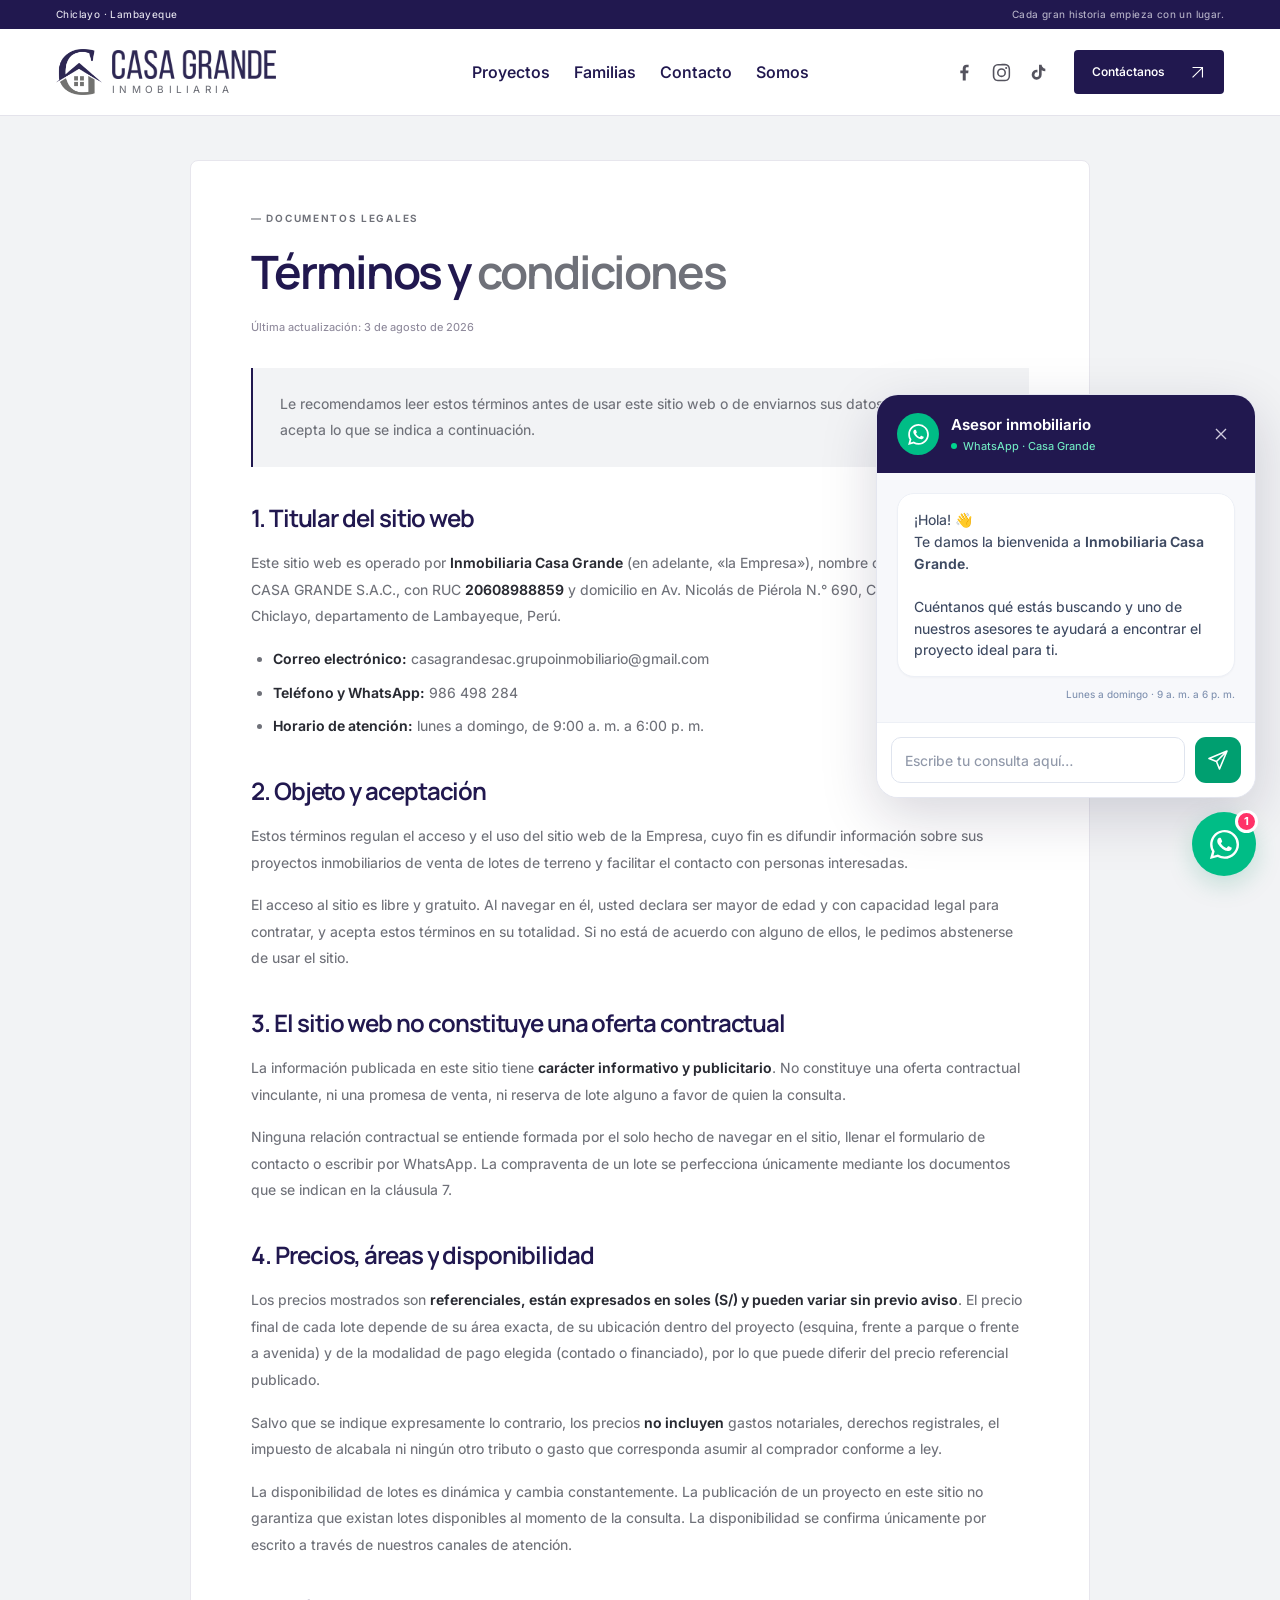
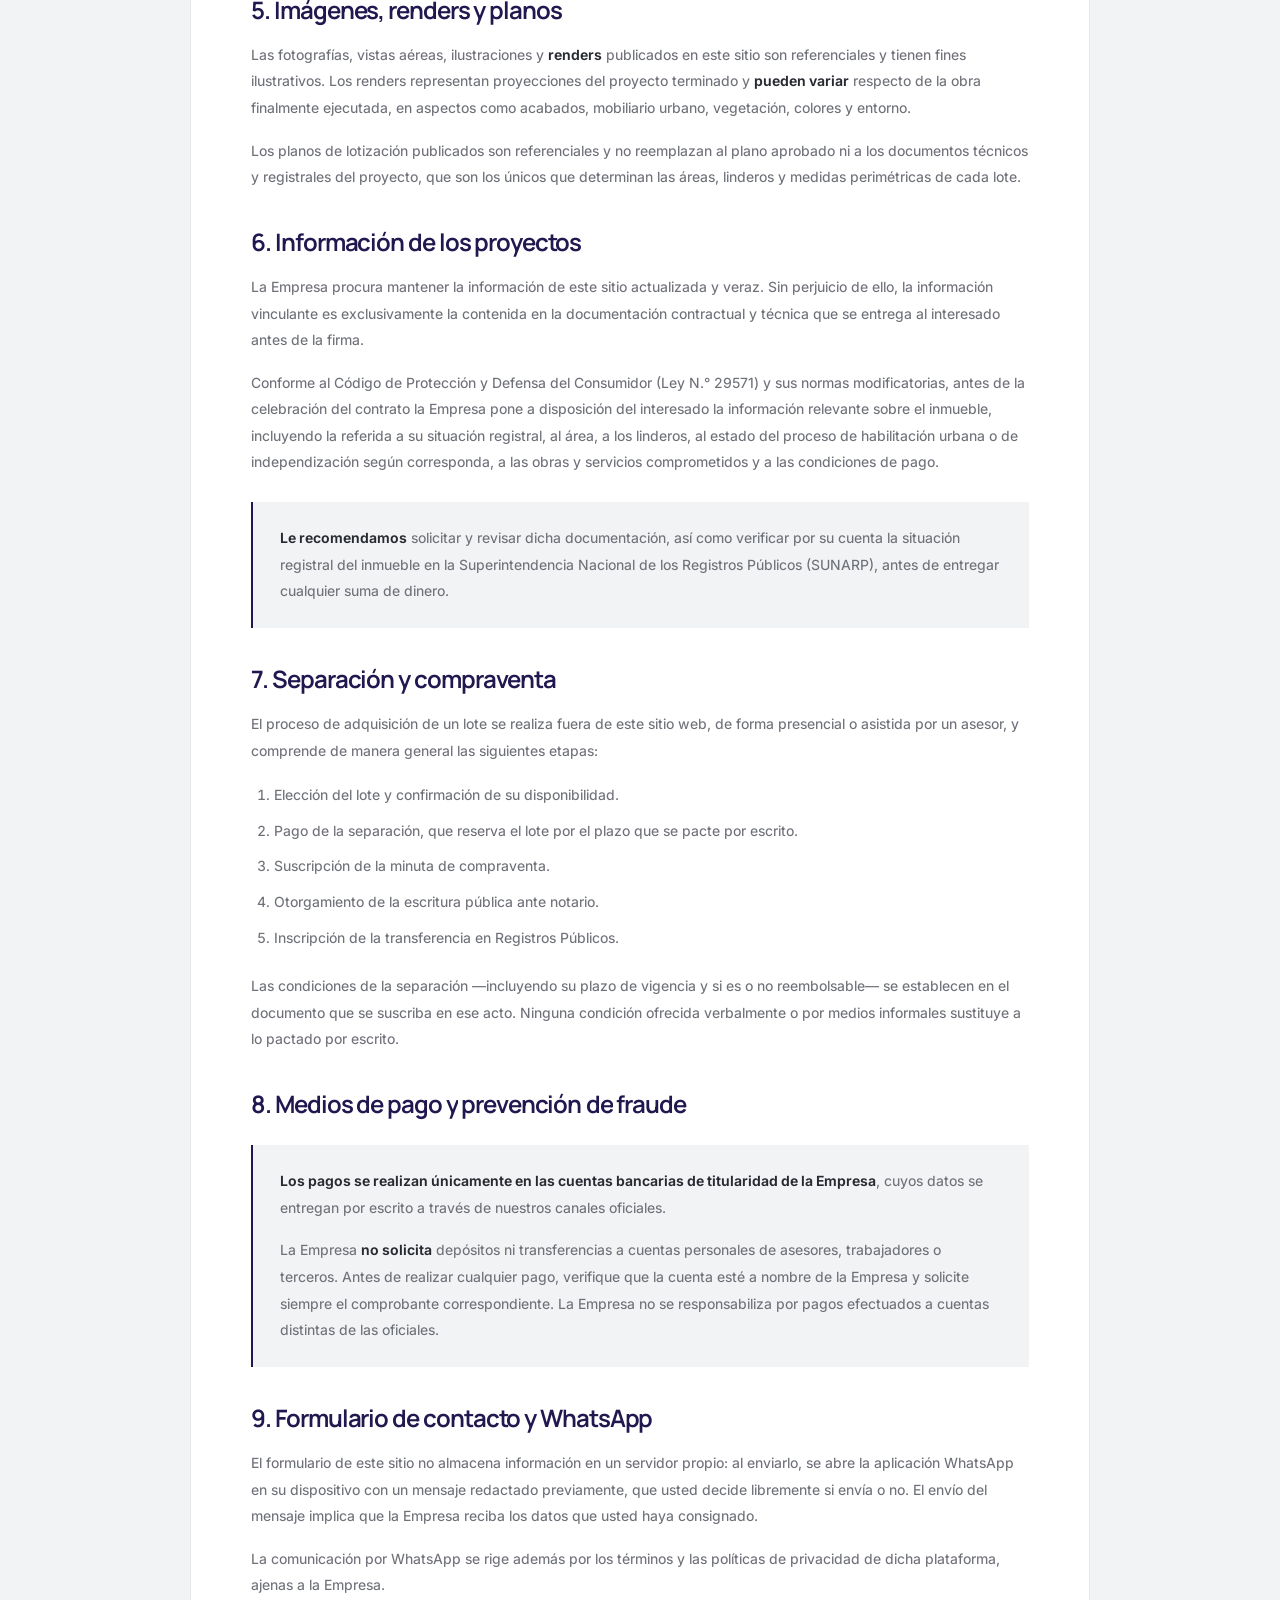
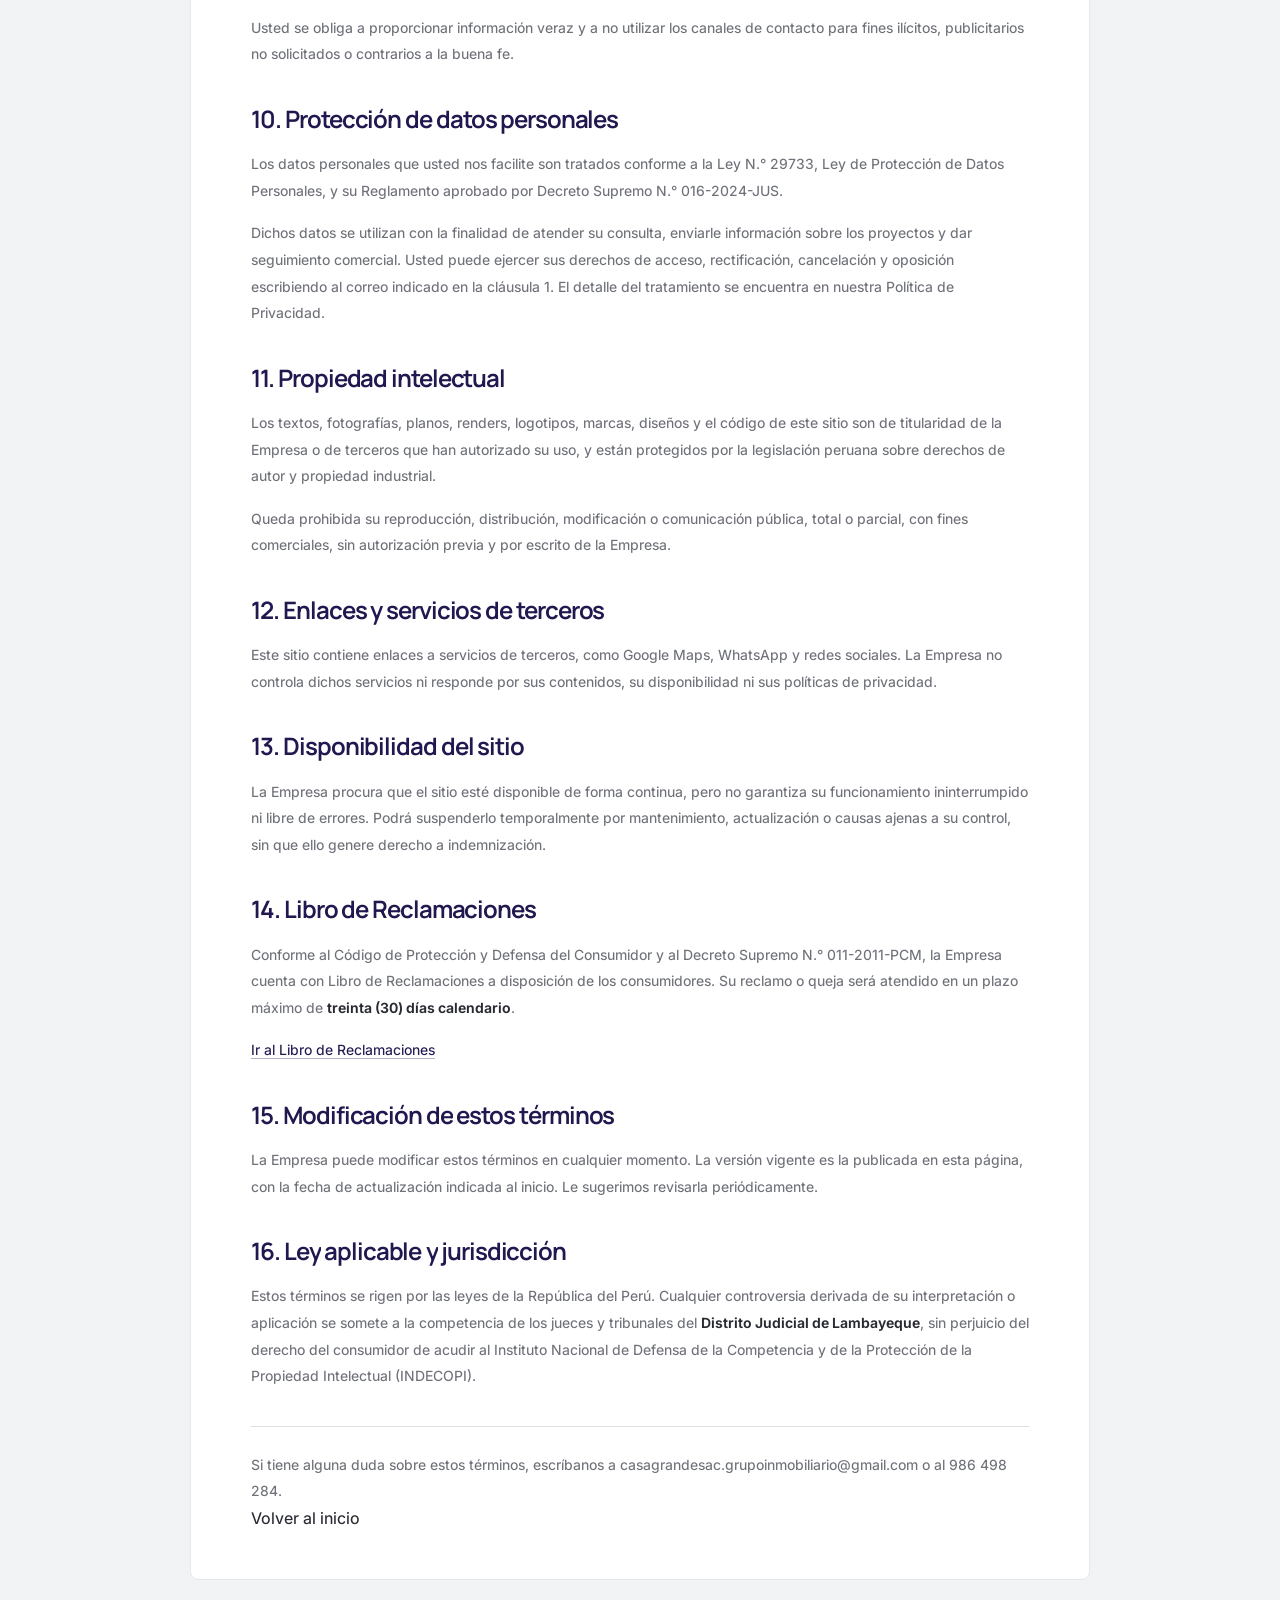
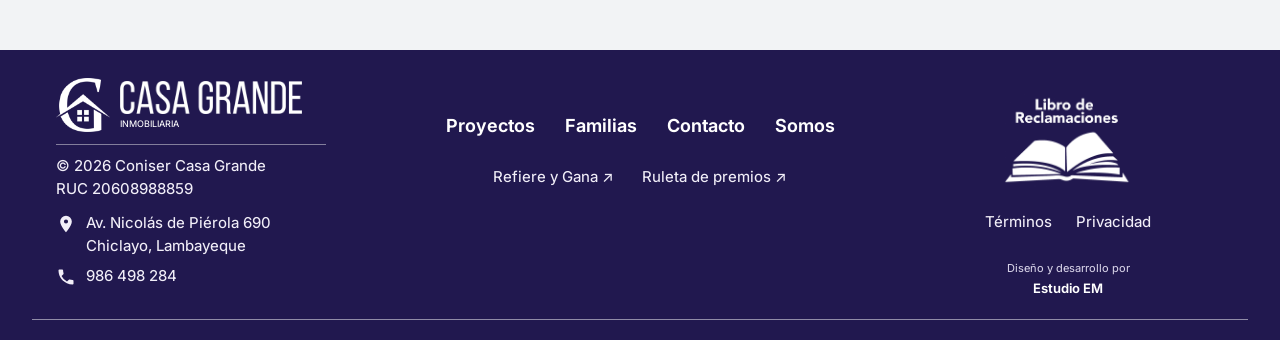
<file: terminos.html>
<!doctype html><html lang="es"><head><meta charset="utf-8"><meta name="viewport" content="width=device-width, initial-scale=1"><title>Términos y condiciones | Casa Grande Inmobiliaria</title><meta name="description" content="Términos y condiciones de Casa Grande Inmobiliaria."><link rel="canonical" href="https://inmobiliariacasagrande.com/terminos"><meta name="theme-color" content="#21184f"><meta property="og:title" content="Términos y condiciones | Casa Grande Inmobiliaria"><meta property="og:description" content="Términos y condiciones de Casa Grande Inmobiliaria."><meta property="og:image" content="https://inmobiliariacasagrande.com/img/logo-casa-grande-compartir-20261015.png"><meta property="og:type" content="website"><meta property="og:url" content="https://inmobiliariacasagrande.com/terminos"><meta name="twitter:card" content="summary"><meta name="twitter:image" content="https://inmobiliariacasagrande.com/img/logo-casa-grande-compartir-20261015.png"><link rel="icon" href="favicon-casa-grande-20261015.svg" type="image/svg+xml"><link rel="apple-touch-icon" href="apple-touch-icon.png"><link rel="preconnect" href="https://fonts.googleapis.com"><link rel="preconnect" href="https://fonts.gstatic.com" crossorigin><link href="https://fonts.googleapis.com/css2?family=Inter:wght@400..750&family=Manrope:wght@300..800&display=swap" rel="stylesheet"><link rel="stylesheet" href="redesign.css?v=20261105-panel"><script defer src="redesign.js?v=20261105-panel"></script></head><body data-page="terminos"><a class="skip-link" href="#contenido">Saltar al contenido</a>
 <div class="topline"><div class="shell"><span>Chiclayo · Lambayeque</span><span class="topline-message" data-cms="g-franja-1">Cada gran historia empieza con un lugar.</span></div></div>
 <header class="site-header"><div class="shell header-inner"><a class="brand-link" href="index.html" aria-label="Casa Grande Inmobiliaria · Inicio"><span class="brand"><img class="brand-symbol" src="img/logo-marca.png" alt="" width="340" height="341"><span class="brand-name"><img src="img/logo-texto.png" alt="Casa Grande" width="900" height="159"><span>INMOBILIARIA</span></span></span></a>
 <nav id="main-nav" class="main-nav" aria-label="Navegación principal"><a href="proyectos.html">Proyectos</a><a href="familias.html">Familias</a><a href="contacto.html">Contacto</a><a href="somos.html">Somos</a></nav>
 <div class="header-socials" aria-label="Redes sociales"><a href="https://www.facebook.com/casagrandesac.inmobiliaria" target="_blank" rel="noopener" aria-label="Facebook"><svg viewBox="0 0 24 24" aria-hidden="true"><path d="M13.4 21v-8.2h2.8l.4-3.2h-3.2V7.5c0-.9.3-1.6 1.6-1.6h1.7V3.1c-.3 0-1.3-.1-2.5-.1-2.5 0-4.2 1.5-4.2 4.3v2.4H7.2v3.2h2.8V21h3.4z"/></svg></a><a href="https://www.instagram.com/casagrande_inmobiliaria" target="_blank" rel="noopener" aria-label="Instagram"><svg viewBox="0 0 24 24" aria-hidden="true"><path d="M12 2.2c-2.7 0-3 0-4 .06-1.1.05-1.8.22-2.4.47-.7.26-1.2.6-1.8 1.2-.6.6-.94 1.1-1.2 1.8-.25.6-.42 1.3-.47 2.4C2 9.1 2 9.4 2 12s0 2.9.06 4c.05 1.1.22 1.8.47 2.4.26.7.6 1.2 1.2 1.8.6.6 1.1.94 1.8 1.2.6.25 1.3.42 2.4.47 1.1.06 1.4.06 4 .06s2.9 0 4-.06c1.1-.05 1.8-.22 2.4-.47.7-.26 1.2-.6 1.8-1.2.6-.6.94-1.1 1.2-1.8.25-.6.42-1.3.47-2.4.06-1.1.06-1.4.06-4s0-2.9-.06-4c-.05-1.1-.22-1.8-.47-2.4a4.9 4.9 0 0 0-1.2-1.8 4.9 4.9 0 0 0-1.8-1.2c-.6-.25-1.3-.42-2.4-.47-1.1-.06-1.4-.06-4-.06zm0 1.8c2.7 0 3 0 4 .06 1 .04 1.5.2 1.9.34.5.18.8.4 1.1.75.35.35.57.65.75 1.1.15.4.3.9.34 1.9.06 1 .06 1.3.06 4s0 3-.06 4c-.04 1-.2 1.5-.34 1.9-.18.5-.4.8-.75 1.1-.35.35-.65.57-1.1.75-.4.15-.9.3-1.9.34-1 .06-1.3.06-4 .06s-3 0-4-.06c-1-.04-1.5-.2-1.9-.34-.5-.18-.8-.4-1.1-.75a3 3 0 0 1-.75-1.1c-.15-.4-.3-.9-.34-1.9-.06-1-.06-1.3-.06-4s0-3 .06-4c.04-1 .2-1.5.34-1.9.18-.5.4-.8.75-1.1.35-.35.65-.57 1.1-.75.4-.15.9-.3 1.9-.34 1-.06 1.3-.06 4-.06zm0 3.06a5.14 5.14 0 1 0 0 10.28 5.14 5.14 0 0 0 0-10.28zm0 8.48a3.34 3.34 0 1 1 0-6.68 3.34 3.34 0 0 1 0 6.68zm6.54-8.68a1.2 1.2 0 1 1-2.4 0 1.2 1.2 0 0 1 2.4 0z"/></svg></a><a href="https://www.tiktok.com/@casa.grande.inmob" target="_blank" rel="noopener" aria-label="TikTok"><svg viewBox="0 0 24 24" aria-hidden="true"><path d="M16.6 5.8a4.3 4.3 0 0 1-1-2.8h-3v11.5a2.6 2.6 0 1 1-1.8-2.5V8.9a5.7 5.7 0 1 0 4.8 5.6V9.4a7.3 7.3 0 0 0 4.2 1.3V7.7a4.3 4.3 0 0 1-3.2-1.9z"/></svg></a></div>
 <button class="button button-blue header-contact" data-contact>Contáctanos <svg viewBox="0 0 24 24" fill="none" aria-hidden="true"><path d="M5 19 19 5M5 5h14v14" stroke="currentColor" stroke-width="1.6"/></svg></button>
 <button class="menu-toggle icon-button" aria-label="Abrir menú" aria-expanded="false" aria-controls="main-nav"><span></span><span></span></button></div><div class="scroll-line" aria-hidden="true"></div></header><main id="contenido"><section class="legal-document">
  <div class="wrap wrap--narrow">

    <p class="eyebrow" data-cms="terminos-1">— Documentos legales</p>
    <h1 class="display display--md" data-cms="terminos-2">Términos y <em>condiciones</em></h1>
    <p class="legal__fecha" data-cms="terminos-3">Última actualización: 3 de agosto de 2026</p>

    <div class="legal__box">
      <p data-cms="terminos-4">Le recomendamos leer estos términos antes de usar este sitio web o de enviarnos
      sus datos. Al hacerlo, usted acepta lo que se indica a continuación.</p>
    </div>

    <h2 data-cms="terminos-5">1. Titular del sitio web</h2>
    <p data-cms="terminos-6">Este sitio web es operado por <b>Inmobiliaria Casa Grande</b> (en adelante,
    «la Empresa»), nombre comercial de CONISER CASA GRANDE S.A.C., con RUC <b>20608988859</b> y domicilio en Av. Nicolás de Piérola N.° 690,
    Chiclayo, provincia de Chiclayo, departamento de Lambayeque, Perú.</p>
    <ul class="legal__datos">
      <li data-cms="terminos-7"><b>Correo electrónico:</b> casagrandesac.grupoinmobiliario@gmail.com</li>
      <li data-cms="terminos-8"><b>Teléfono y WhatsApp:</b> 986 498 284</li>
      <li data-cms="terminos-9"><b>Horario de atención:</b> lunes a domingo, de 9:00 a. m. a 6:00 p. m.</li>
    </ul>

    <h2 data-cms="terminos-10">2. Objeto y aceptación</h2>
    <p data-cms="terminos-11">Estos términos regulan el acceso y el uso del sitio web de la Empresa, cuyo fin es
    difundir información sobre sus proyectos inmobiliarios de venta de lotes de terreno y
    facilitar el contacto con personas interesadas.</p>
    <p data-cms="terminos-12">El acceso al sitio es libre y gratuito. Al navegar en él, usted declara ser mayor de
    edad y con capacidad legal para contratar, y acepta estos términos en su totalidad. Si
    no está de acuerdo con alguno de ellos, le pedimos abstenerse de usar el sitio.</p>

    <h2 data-cms="terminos-13">3. El sitio web no constituye una oferta contractual</h2>
    <p data-cms="terminos-14">La información publicada en este sitio tiene <b>carácter informativo y publicitario</b>.
    No constituye una oferta contractual vinculante, ni una promesa de venta, ni reserva de
    lote alguno a favor de quien la consulta.</p>
    <p data-cms="terminos-15">Ninguna relación contractual se entiende formada por el solo hecho de navegar en el
    sitio, llenar el formulario de contacto o escribir por WhatsApp. La compraventa de un
    lote se perfecciona únicamente mediante los documentos que se indican en la cláusula 7.</p>

    <h2 data-cms="terminos-16">4. Precios, áreas y disponibilidad</h2>
    <p data-cms="terminos-17">Los precios mostrados son <b>referenciales, están expresados en soles (S/) y pueden
    variar sin previo aviso</b>. El precio final de cada lote depende de su área exacta, de su
    ubicación dentro del proyecto (esquina, frente a parque o frente a avenida) y de la
    modalidad de pago elegida (contado o financiado), por lo que puede diferir del precio
    referencial publicado.</p>
    <p data-cms="terminos-18">Salvo que se indique expresamente lo contrario, los precios <b>no incluyen</b> gastos
    notariales, derechos registrales, el impuesto de alcabala ni ningún otro tributo o gasto
    que corresponda asumir al comprador conforme a ley.</p>
    <p data-cms="terminos-19">La disponibilidad de lotes es dinámica y cambia constantemente. La publicación de un
    proyecto en este sitio no garantiza que existan lotes disponibles al momento de la
    consulta. La disponibilidad se confirma únicamente por escrito a través de nuestros
    canales de atención.</p>

    <h2 data-cms="terminos-20">5. Imágenes, renders y planos</h2>
    <p data-cms="terminos-21">Las fotografías, vistas aéreas, ilustraciones y <b>renders</b> publicados en este sitio
    son referenciales y tienen fines ilustrativos. Los renders representan proyecciones
    del proyecto terminado y <b>pueden variar</b> respecto de la obra finalmente ejecutada, en
    aspectos como acabados, mobiliario urbano, vegetación, colores y entorno.</p>
    <p data-cms="terminos-22">Los planos de lotización publicados son referenciales y no reemplazan al plano
    aprobado ni a los documentos técnicos y registrales del proyecto, que son los únicos
    que determinan las áreas, linderos y medidas perimétricas de cada lote.</p>

    <h2 data-cms="terminos-23">6. Información de los proyectos</h2>
    <p data-cms="terminos-24">La Empresa procura mantener la información de este sitio actualizada y veraz. Sin
    perjuicio de ello, la información vinculante es exclusivamente la contenida en la
    documentación contractual y técnica que se entrega al interesado antes de la firma.</p>
    <p data-cms="terminos-25">Conforme al Código de Protección y Defensa del Consumidor (Ley N.° 29571) y sus
    normas modificatorias, antes de la celebración del contrato la Empresa pone a
    disposición del interesado la información relevante sobre el inmueble, incluyendo la
    referida a su situación registral, al área, a los linderos, al estado del proceso de
    habilitación urbana o de independización según corresponda, a las obras y servicios
    comprometidos y a las condiciones de pago.</p>
    <div class="legal__box legal__box--aviso">
      <p data-cms="terminos-26"><b>Le recomendamos</b> solicitar y revisar dicha documentación, así como verificar
      por su cuenta la situación registral del inmueble en la Superintendencia Nacional de
      los Registros Públicos (SUNARP), antes de entregar cualquier suma de dinero.</p>
    </div>

    <h2 data-cms="terminos-27">7. Separación y compraventa</h2>
    <p data-cms="terminos-28">El proceso de adquisición de un lote se realiza fuera de este sitio web, de forma
    presencial o asistida por un asesor, y comprende de manera general las siguientes etapas:</p>
    <ol class="legal__ol">
      <li data-cms="terminos-29">Elección del lote y confirmación de su disponibilidad.</li>
      <li data-cms="terminos-30">Pago de la separación, que reserva el lote por el plazo que se pacte por escrito.</li>
      <li data-cms="terminos-31">Suscripción de la minuta de compraventa.</li>
      <li data-cms="terminos-32">Otorgamiento de la escritura pública ante notario.</li>
      <li data-cms="terminos-33">Inscripción de la transferencia en Registros Públicos.</li>
    </ol>
    <p data-cms="terminos-34">Las condiciones de la separación —incluyendo su plazo de vigencia y si es o no
    reembolsable— se establecen en el documento que se suscriba en ese acto. Ninguna
    condición ofrecida verbalmente o por medios informales sustituye a lo pactado por
    escrito.</p>

    <h2 data-cms="terminos-35">8. Medios de pago y prevención de fraude</h2>
    <div class="legal__box legal__box--alerta">
      <p data-cms="terminos-36"><b>Los pagos se realizan únicamente en las cuentas bancarias de titularidad de la
      Empresa</b>, cuyos datos se entregan por escrito a través de nuestros canales oficiales.</p>
      <p data-cms="terminos-37">La Empresa <b>no solicita</b> depósitos ni transferencias a cuentas personales de
      asesores, trabajadores o terceros. Antes de realizar cualquier pago, verifique que la
      cuenta esté a nombre de la Empresa y solicite siempre el comprobante correspondiente.
      La Empresa no se responsabiliza por pagos efectuados a cuentas distintas de las
      oficiales.</p>
    </div>

    <h2 data-cms="terminos-38">9. Formulario de contacto y WhatsApp</h2>
    <p data-cms="terminos-39">El formulario de este sitio no almacena información en un servidor propio: al
    enviarlo, se abre la aplicación WhatsApp en su dispositivo con un mensaje redactado
    previamente, que usted decide libremente si envía o no. El envío del mensaje implica
    que la Empresa reciba los datos que usted haya consignado.</p>
    <p data-cms="terminos-40">La comunicación por WhatsApp se rige además por los términos y las políticas de
    privacidad de dicha plataforma, ajenas a la Empresa.</p>
    <p data-cms="terminos-41">Usted se obliga a proporcionar información veraz y a no utilizar los canales de
    contacto para fines ilícitos, publicitarios no solicitados o contrarios a la buena fe.</p>

    <h2 data-cms="terminos-42">10. Protección de datos personales</h2>
    <p data-cms="terminos-43">Los datos personales que usted nos facilite son tratados conforme a la Ley N.° 29733,
    Ley de Protección de Datos Personales, y su Reglamento aprobado por Decreto Supremo
    N.° 016-2024-JUS.</p>
    <p data-cms="terminos-44">Dichos datos se utilizan con la finalidad de atender su consulta, enviarle información
    sobre los proyectos y dar seguimiento comercial. Usted puede ejercer sus derechos de
    acceso, rectificación, cancelación y oposición escribiendo al correo indicado en la
    cláusula 1. El detalle del tratamiento se encuentra en nuestra Política de Privacidad.</p>

    <h2 data-cms="terminos-45">11. Propiedad intelectual</h2>
    <p data-cms="terminos-46">Los textos, fotografías, planos, renders, logotipos, marcas, diseños y el código de
    este sitio son de titularidad de la Empresa o de terceros que han autorizado su uso, y
    están protegidos por la legislación peruana sobre derechos de autor y propiedad
    industrial.</p>
    <p data-cms="terminos-47">Queda prohibida su reproducción, distribución, modificación o comunicación pública,
    total o parcial, con fines comerciales, sin autorización previa y por escrito de la
    Empresa.</p>

    <h2 data-cms="terminos-48">12. Enlaces y servicios de terceros</h2>
    <p data-cms="terminos-49">Este sitio contiene enlaces a servicios de terceros, como Google Maps, WhatsApp y
    redes sociales. La Empresa no controla dichos servicios ni responde por sus contenidos,
    su disponibilidad ni sus políticas de privacidad.</p>

    <h2 data-cms="terminos-50">13. Disponibilidad del sitio</h2>
    <p data-cms="terminos-51">La Empresa procura que el sitio esté disponible de forma continua, pero no garantiza
    su funcionamiento ininterrumpido ni libre de errores. Podrá suspenderlo temporalmente
    por mantenimiento, actualización o causas ajenas a su control, sin que ello genere
    derecho a indemnización.</p>

    <h2 data-cms="terminos-52">14. Libro de Reclamaciones</h2>
    <p data-cms="terminos-53">Conforme al Código de Protección y Defensa del Consumidor y al Decreto Supremo
    N.° 011-2011-PCM, la Empresa cuenta con Libro de Reclamaciones a disposición de los
    consumidores. Su reclamo o queja será atendido en un plazo máximo de <b>treinta (30)
    días calendario</b>.</p>
    <p><a href="libro-reclamaciones.html" class="legal__link">Ir al Libro de Reclamaciones</a></p>

    <h2 data-cms="terminos-54">15. Modificación de estos términos</h2>
    <p data-cms="terminos-55">La Empresa puede modificar estos términos en cualquier momento. La versión vigente
    es la publicada en esta página, con la fecha de actualización indicada al inicio. Le
    sugerimos revisarla periódicamente.</p>

    <h2 data-cms="terminos-56">16. Ley aplicable y jurisdicción</h2>
    <p data-cms="terminos-57">Estos términos se rigen por las leyes de la República del Perú. Cualquier controversia
    derivada de su interpretación o aplicación se somete a la competencia de los jueces y
    tribunales del <b>Distrito Judicial de Lambayeque</b>, sin perjuicio del derecho del
    consumidor de acudir al Instituto Nacional de Defensa de la Competencia y de la
    Protección de la Propiedad Intelectual (INDECOPI).</p>

    <div class="legal__cierre">
      <p data-cms="terminos-58">Si tiene alguna duda sobre estos términos, escríbanos a
      casagrandesac.grupoinmobiliario@gmail.com o al 986 498 284.</p>
      <a href="index.html" class="btn btn--gold"><span>Volver al inicio</span></a>
    </div>

  </div>
</section></main><footer class="site-footer"><div class="shell footer-top"><div class="footer-brand"><a class="footer-brand-link" href="index.html" aria-label="Casa Grande · Inicio"><span class="brand"><img class="brand-symbol" src="img/logo-marca-claro.png" alt="" width="340" height="341"><span class="brand-name"><img src="img/logo-texto-claro.png" alt="Casa Grande" width="900" height="159"><span>INMOBILIARIA</span></span></span></a><span class="footer-copyright">© 2026 Coniser Casa Grande<span class="footer-ruc">RUC 20608988859</span></span><div class="footer-contact"><p class="footer-address"><svg viewBox="0 0 24 24" aria-hidden="true"><path fill="currentColor" fill-rule="evenodd" d="M12 2a7 7 0 0 0-7 7c0 5.25 7 13 7 13s7-7.75 7-13a7 7 0 0 0-7-7Zm0 4.5a2.5 2.5 0 1 1 0 5 2.5 2.5 0 0 1 0-5Z"/></svg><span>Av. Nicolás de Piérola 690<br>Chiclayo, Lambayeque</span></p><a class="footer-phone" href="tel:+51986498284"><svg viewBox="0 0 24 24" aria-hidden="true"><path fill="currentColor" d="M6.62 10.79a15.05 15.05 0 0 0 6.59 6.59l2.2-2.2c.27-.27.67-.36 1.02-.24 1.12.37 2.33.57 3.57.57.55 0 1 .45 1 1V20c0 .55-.45 1-1 1C10.61 21 3 13.39 3 4c0-.55.45-1 1-1h3.5c.55 0 1 .45 1 1 0 1.25.2 2.45.57 3.57.11.35.03.74-.25 1.02l-2.2 2.2Z"/></svg><span>986 498 284</span></a></div></div><div class="footer-navigation"><div class="footer-links"><a href="proyectos.html">Proyectos</a><a href="familias.html">Familias</a><a href="contacto.html">Contacto</a><a href="somos.html">Somos</a></div><div class="footer-promotions"><a class="footer-secondary" href="refiere.html">Refiere y Gana ↗</a><a class="footer-secondary" href="ruleta.html">Ruleta de premios ↗</a></div></div>
 <div class="footer-legal"><a class="footer-complaints" href="libro-reclamaciones.html" aria-label="Abrir Libro de Reclamaciones"><img src="img/libro-reclamaciones.png" alt="Libro de Reclamaciones" width="1097" height="800" loading="lazy"></a><div class="footer-legal-links"><a href="terminos.html">Términos</a><a href="politica-privacidad.html">Privacidad</a></div><a class="footer-credit" href="https://www.estudioemperu.com" rel="noreferrer"><span>Diseño y desarrollo por</span><strong>Estudio EM</strong></a></div></div><div class="footer-rule" aria-hidden="true"></div></footer><aside class="wa-chat" data-wa-chat aria-label="Atención por WhatsApp">
 <section class="wa-chat__panel" id="whatsapp-chat" aria-labelledby="whatsapp-chat-title" hidden>
 <header class="wa-chat__header"><span class="wa-chat__avatar"><svg viewBox="0 0 24 24" aria-hidden="true"><path fill="currentColor" d="M12.04 2C6.58 2 2.13 6.45 2.13 11.91c0 1.75.46 3.46 1.32 4.96L2 22l5.25-1.38a9.9 9.9 0 0 0 4.79 1.22h.01c5.46 0 9.91-4.45 9.91-9.91 0-2.65-1.03-5.14-2.9-7.01A9.82 9.82 0 0 0 12.04 2zm0 18.15h-.01a8.2 8.2 0 0 1-4.19-1.15l-.3-.18-3.12.82.83-3.04-.2-.31a8.19 8.19 0 0 1-1.26-4.38c0-4.54 3.7-8.23 8.25-8.23 2.2 0 4.27.86 5.83 2.42a8.18 8.18 0 0 1 2.41 5.82c0 4.54-3.7 8.23-8.24 8.23zm4.52-6.16c-.25-.12-1.47-.72-1.69-.81-.23-.08-.39-.12-.56.13-.16.24-.64.8-.79.97-.14.16-.29.18-.54.06-.25-.12-1.05-.39-1.99-1.23-.74-.66-1.23-1.47-1.38-1.72-.14-.25-.01-.38.11-.5.11-.11.25-.29.37-.43.12-.15.16-.25.25-.41.08-.17.04-.31-.02-.43-.06-.12-.56-1.34-.76-1.84-.2-.48-.4-.42-.56-.43h-.47c-.16 0-.43.06-.65.31-.22.25-.85.83-.85 2.03s.87 2.35.99 2.51c.12.16 1.71 2.61 4.15 3.66.58.25 1.03.4 1.39.51.58.19 1.11.16 1.53.1.47-.07 1.47-.6 1.67-1.18.21-.58.21-1.07.15-1.18-.06-.11-.22-.17-.47-.29z"/></svg></span><div><strong id="whatsapp-chat-title">Asesor inmobiliario</strong><span class="wa-chat__status"><i aria-hidden="true"></i>WhatsApp · Casa Grande</span></div><button class="wa-chat__close" type="button" data-wa-chat-close aria-label="Cerrar cuadro de WhatsApp"><svg viewBox="0 0 24 24" fill="none" aria-hidden="true"><path d="m6 6 12 12M18 6 6 18" stroke="currentColor" stroke-width="1.6"/></svg></button></header>
 <div class="wa-chat__body"><p class="wa-chat__message">¡Hola! 👋<br>Te damos la bienvenida a <strong>Inmobiliaria Casa Grande</strong>.<br><br>Cuéntanos qué estás buscando y uno de nuestros asesores te ayudará a encontrar el proyecto ideal para ti.</p><p class="wa-chat__hours">Lunes a domingo · 9 a. m. a 6 p. m.</p></div>
 <form class="wa-chat__form" data-wa-chat-form><label for="whatsapp-chat-message" class="visually-hidden">Tu consulta para Casa Grande</label><input id="whatsapp-chat-message" name="consulta" type="text" placeholder="Escribe tu consulta aquí…" autocomplete="off" maxlength="1000" required><button class="wa-chat__send" type="submit" aria-label="Continuar en WhatsApp"><svg viewBox="0 0 24 24" fill="none" aria-hidden="true"><path d="m21 3-7.5 18-3-7.5L3 10.5 21 3ZM21 3 10.5 13.5" stroke="currentColor" stroke-width="1.6" stroke-linejoin="round" stroke-linecap="round"/></svg></button></form>
 </section>
 <button class="wa-chat__launcher" type="button" data-wa-chat-toggle aria-label="WhatsApp: 1 mensaje" aria-expanded="false" aria-controls="whatsapp-chat"><svg viewBox="0 0 24 24" aria-hidden="true"><path fill="currentColor" d="M12.04 2C6.58 2 2.13 6.45 2.13 11.91c0 1.75.46 3.46 1.32 4.96L2 22l5.25-1.38a9.9 9.9 0 0 0 4.79 1.22h.01c5.46 0 9.91-4.45 9.91-9.91 0-2.65-1.03-5.14-2.9-7.01A9.82 9.82 0 0 0 12.04 2zm0 18.15h-.01a8.2 8.2 0 0 1-4.19-1.15l-.3-.18-3.12.82.83-3.04-.2-.31a8.19 8.19 0 0 1-1.26-4.38c0-4.54 3.7-8.23 8.25-8.23 2.2 0 4.27.86 5.83 2.42a8.18 8.18 0 0 1 2.41 5.82c0 4.54-3.7 8.23-8.24 8.23zm4.52-6.16c-.25-.12-1.47-.72-1.69-.81-.23-.08-.39-.12-.56.13-.16.24-.64.8-.79.97-.14.16-.29.18-.54.06-.25-.12-1.05-.39-1.99-1.23-.74-.66-1.23-1.47-1.38-1.72-.14-.25-.01-.38.11-.5.11-.11.25-.29.37-.43.12-.15.16-.25.25-.41.08-.17.04-.31-.02-.43-.06-.12-.56-1.34-.76-1.84-.2-.48-.4-.42-.56-.43h-.47c-.16 0-.43.06-.65.31-.22.25-.85.83-.85 2.03s.87 2.35.99 2.51c.12.16 1.71 2.61 4.15 3.66.58.25 1.03.4 1.39.51.58.19 1.11.16 1.53.1.47-.07 1.47-.6 1.67-1.18.21-.58.21-1.07.15-1.18-.06-.11-.22-.17-.47-.29z"/></svg><span class="wa-chat__badge" aria-hidden="true">1</span></button>
 </aside><dialog class="contact-dialog" id="contact-dialog" aria-labelledby="contact-dialog-title"><div class="contact-dialog-inner"><button class="dialog-close icon-button" data-close-dialog aria-label="Cerrar consulta"><svg viewBox="0 0 24 24" fill="none" aria-hidden="true"><path d="m6 6 12 12M18 6 6 18" stroke="currentColor" stroke-width="1.6"/></svg></button><span class="eyebrow" data-cms="g-consulta-1">ESTAMOS CERCA</span><h2 id="contact-dialog-title" data-cms="g-consulta-2">Tu próximo paso,<br>con Casa Grande.</h2><p class="muted" data-cms="g-consulta-3">Cuéntanos qué tienes en mente. Nuestro equipo te ayuda a conocer los proyectos y coordinar una visita.</p><form class="consult-form" data-consult-form>
 <div class="form-fields"><div class="field-row"><label for="panel-name">Nombre completo <span>*</span></label><input id="panel-name" name="nombre" autocomplete="name" placeholder="¿Cómo te llamas?" required maxlength="90"></div>
 <div class="field-row"><label for="panel-phone">Celular / WhatsApp <span>*</span></label><input id="panel-phone" name="celular" type="tel" inputmode="tel" autocomplete="tel" placeholder="Tu número de contacto" pattern="[0-9+\s\(\)\-]{9,18}" required maxlength="18"></div>
 <div class="field-row"><label for="panel-project">¿Qué proyecto te interesa?</label><select id="panel-project" name="proyecto"><option value="">Quiero ayuda para elegir</option><option>Alameda Real · Pimentel</option><option>Las Gaviotas de Reque</option></select></div>
 <div class="field-row"><label for="panel-purpose">Me gustaría</label><select id="panel-purpose" name="motivo"><option>Recibir información del proyecto</option><option>Coordinar una visita</option><option>Consultar opciones de pago</option></select></div>
 <label class="consent"><input type="checkbox" name="consentimiento" required><span>Acepto la <a href="politica-privacidad.html" target="_blank" rel="noopener">política de privacidad</a> y el tratamiento de mis datos para recibir información.</span></label>
 <button class="button button-blue button-full" type="submit">Preparar mi consulta <svg viewBox="0 0 24 24" fill="none" aria-hidden="true"><path d="M5 19 19 5M5 5h14v14" stroke="currentColor" stroke-width="1.6"/></svg></button><p class="form-helper">Revisarás tu mensaje antes de abrir WhatsApp.</p></div>
 <div class="form-review" hidden><span class="review-check"><svg viewBox="0 0 24 24" fill="none" aria-hidden="true"><path d="m5 12 4 4L19 6" stroke="currentColor" stroke-width="1.7"/></svg></span><h3>Tu consulta está lista.</h3><p data-review-summary></p><a class="button button-blue button-full" data-review-link target="_blank" rel="noopener" href="https://wa.me/51986498284">Abrir WhatsApp <svg viewBox="0 0 24 24" fill="none" aria-hidden="true"><path d="M5 19 19 5M5 5h14v14" stroke="currentColor" stroke-width="1.6"/></svg></a><button class="text-button" type="button" data-edit-consult>Editar mis datos</button></div></form></div></dialog>
 <dialog class="finder-dialog" id="finder-dialog" aria-labelledby="finder-title"><button class="dialog-close icon-button" data-close-dialog aria-label="Cerrar selector de proyecto"><svg viewBox="0 0 24 24" fill="none" aria-hidden="true"><path d="m6 6 12 12M18 6 6 18" stroke="currentColor" stroke-width="1.6"/></svg></button><div class="finder-intro"><span class="eyebrow" data-cms="g-buscador-1">EMPECEMOS POR TI</span><h2 id="finder-title" data-cms="g-buscador-2">¿Dónde imaginas<br>tu próximo paso?</h2><p data-cms="g-buscador-3">Elige una ubicación y conoce lo que tenemos para ti.</p><div class="finder-symbol" aria-hidden="true"><svg viewBox="0 0 80 80" fill="none" aria-hidden="true"><path d="M40 5v70M5 40h70M15 15l50 50M15 65l50-50" stroke="currentColor" stroke-width="1.5"/></svg></div></div><div class="finder-body"><div data-finder-choices><button class="finder-choice" data-finder="alameda"><span class="finder-choice-photo"><img src="img/alameda-real-portada-20261015.png" alt="" loading="lazy"></span><span><small>Pimentel</small><strong>Alameda Real</strong></span><svg viewBox="0 0 24 24" fill="none" aria-hidden="true"><path d="M5 19 19 5M5 5h14v14" stroke="currentColor" stroke-width="1.6"/></svg></button><button class="finder-choice" data-finder="gaviotas"><span class="finder-choice-photo"><img src="img/gaviotas-render-portada.jpg" alt="" loading="lazy"></span><span><small>Reque</small><strong>Las Gaviotas de Reque</strong></span><svg viewBox="0 0 24 24" fill="none" aria-hidden="true"><path d="M5 19 19 5M5 5h14v14" stroke="currentColor" stroke-width="1.6"/></svg></button><button class="finder-help" data-finder="help">Todavía no lo sé. Quiero asesoría <svg viewBox="0 0 24 24" fill="none" aria-hidden="true"><path d="M5 19 19 5M5 5h14v14" stroke="currentColor" stroke-width="1.6"/></svg></button></div><div data-finder-result hidden></div></div></dialog>
 <dialog class="lightbox-dialog" id="photo-dialog" aria-label="Fotografía ampliada"><button class="lightbox-close icon-button" data-close-dialog aria-label="Cerrar fotografía"><svg viewBox="0 0 24 24" fill="none" aria-hidden="true"><path d="m6 6 12 12M18 6 6 18" stroke="currentColor" stroke-width="1.6"/></svg></button><button class="lightbox-prev icon-button" data-photo-prev aria-label="Fotografía anterior"><svg viewBox="0 0 24 24" fill="none" aria-hidden="true"><path d="m9 5 7 7-7 7" stroke="currentColor" stroke-width="1.6"/></svg></button><figure><img data-photo-full alt=""><figcaption data-photo-caption></figcaption></figure><button class="lightbox-next icon-button" data-photo-next aria-label="Fotografía siguiente"><svg viewBox="0 0 24 24" fill="none" aria-hidden="true"><path d="m9 5 7 7-7 7" stroke="currentColor" stroke-width="1.6"/></svg></button><span class="lightbox-count" data-photo-count></span></dialog><script type="application/json" id="project-data">[{"key": "alameda", "slug": "alameda-real", "name": "Alameda Real", "city": "Pimentel", "logo": "logo-alameda.png", "cover": "alameda-real-portada-20261015.png", "tagline": "Cerca de todo lo que importa.", "desc": "Un espacio para tu próximo proyecto de vida en Pimentel, a filo de pista y frente a la Universidad de Chiclayo.", "facts": [["90 m²", "Lotes desde"], ["A filo de pista", "Acceso"], ["3 minutos", "De Chiclayo"]], "benefits": ["A filo de pista, frente a la Universidad de Chiclayo.", "A metros del Hospital Luis Heysen.", "Cerca de colegios y universidades.", "A 12 minutos de la playa de Pimentel."], "photos": [{"src": "img/alameda-real-r1-realista-20261015.png", "alt": "Visualización de la fachada de Alameda Real en Pimentel, retocada para mayor realismo", "caption": "Fachada · render referencial retocado", "event": false, "render": false}, {"src": "img/alameda-real-r3-realista-20261021.png", "alt": "Vista frontal del edificio y del ingreso de Alameda Real en Pimentel · render referencial", "caption": "Fachada principal · render referencial", "event": false, "render": false}, {"src": "img/alameda-real-r8-realista-20261021.png", "alt": "Vista de una vía interior con viviendas de Alameda Real · render referencial", "caption": "Vía interior · render referencial", "event": false, "render": false}, {"src": "img/alameda-real-r11-realista-20261021.png", "alt": "Intersección y calles interiores de Alameda Real · render referencial", "caption": "Calles interiores · render referencial", "event": false, "render": false}, {"src": "img/alameda-real-r13-realista-20261021.png", "alt": "Vista del edificio residencial de Alameda Real · render referencial", "caption": "Edificio residencial · render referencial", "event": false, "render": false}]}, {"key": "gaviotas", "slug": "las-gaviotas-de-reque", "name": "Las Gaviotas de Reque", "city": "Reque", "logo": "logo-gaviotas.png", "cover": "gaviotas-render-portada.jpg", "tagline": "Dale lugar a tus nuevos planes.", "desc": "Lotes para vivienda, comercio o uso mixto. Descubre el proyecto y su conexión con los principales puntos de Reque.", "facts": [["90 m²", "Lotes desde"], ["Independizados", "Lotes"], ["15 minutos", "De Chiclayo"]], "benefits": ["A 4 minutos de la ciudad de Reque.", "Cerca del Centro de Salud y del nuevo mercado.", "Colegio Diego Ferré Sosa y Escuela Técnica PNP.", "Cerca del nuevo puerto de Etén y de la playa."], "photos": [{"src": "img/gaviotas-render-portada.jpg", "alt": "Render de la portada de ingreso del proyecto", "caption": "Portada de ingreso · render", "event": false, "render": true}, {"src": "img/gaviotas-recorrido-01-realista-20261021.png", "alt": "Vía interior con viviendas y palmeras de Las Gaviotas de Reque · render referencial", "caption": "Vía interior · render referencial", "event": false, "render": false}, {"src": "img/gaviotas-recorrido-02-realista-20261021.png", "alt": "Intersección y losa deportiva de Las Gaviotas de Reque · render referencial", "caption": "Losa deportiva · render referencial", "event": false, "render": false}, {"src": "img/gaviotas-recorrido-03-realista-20261021.png", "alt": "Viviendas y juegos infantiles de Las Gaviotas de Reque · render referencial", "caption": "Juegos infantiles · render referencial", "event": false, "render": false}, {"src": "img/gaviotas-recorrido-04-realista-20261021.png", "alt": "Calle y áreas comunes con palmeras de Las Gaviotas de Reque · render referencial", "caption": "Áreas comunes · render referencial", "event": false, "render": false}]}]</script></body></html>
</file>
<file: redesign.css>
:root{--blue:#21184f;--blue-deep:#181236;--ink:#282a32;--gray:#6f7179;--paper:#f2f3f5;--white:#fff;--line:#dddfe5;--pale:#e9e7f1;--heading:"Manrope",sans-serif;--body:"Inter",sans-serif;--ease:cubic-bezier(.2,.7,.2,1);--weight-body:450;--weight-medium:550;--weight-semibold:650;--weight-bold:750}
*{box-sizing:border-box}html{scroll-behavior:smooth;scroll-padding-top:104px}body{margin:0;color:var(--ink);font-family:var(--body);font-size:16px;font-weight:var(--weight-body);line-height:1.65;background:var(--white);-webkit-font-smoothing:antialiased}body:has(dialog[open]){overflow:hidden}button,input,select,textarea{font:inherit}button,a{-webkit-tap-highlight-color:transparent}button{cursor:pointer}button,a,input,select{touch-action:manipulation}button{color:inherit;border:0}a{color:inherit;text-decoration:none}button:disabled{cursor:default}img,video{max-width:100%;display:block}figure,p,h1,h2,h3,ul,ol{margin:0}b,strong{font-weight:var(--weight-bold)}ul,ol{padding:0;list-style:none}h1,h2,h3{font-family:var(--heading);font-weight:var(--weight-semibold);letter-spacing:-.045em;line-height:1.13}h1{font-size:clamp(42px,4.7vw,68px)}h2{font-size:clamp(34px,3.6vw,50px)}h3{font-size:26px}p{color:var(--gray)}p+p{margin-top:16px}svg{width:22px;height:22px;flex:none;display:block}button:focus-visible,a:focus-visible,input:focus-visible,select:focus-visible,summary:focus-visible{outline:3px solid #8d85ba;outline-offset:5px}::selection{background:#d3cee8;color:var(--blue)}[hidden]{display:none!important}.shell{width:min(1320px,calc(100% - 112px));margin-inline:auto}.eyebrow{display:block;font-size:11px;font-weight:var(--weight-semibold);letter-spacing:.17em;line-height:1.5;text-transform:uppercase;color:var(--gray);margin-bottom:20px}.button{display:inline-flex;align-items:center;justify-content:center;gap:26px;min-height:52px;padding:14px 23px;border-radius:4px;font-size:14px;font-weight:var(--weight-medium);line-height:1.45;transition:background .25s,transform .25s,box-shadow .25s;flex:none}.button svg{width:20px;height:20px;transition:transform .25s}.button:hover svg,.text-link:hover svg{transform:translate(3px,-3px)}.button-blue{background:var(--blue);color:#fff}.button-blue:hover{background:#362967;box-shadow:0 8px 20px #21184f15}.button-white{background:#fff;color:var(--blue)}.button-white:hover{background:#e9e7f1}.button-full{width:100%;justify-content:space-between}.text-link,.text-button{display:inline-flex;align-items:center;gap:32px;font-size:14px;font-weight:var(--weight-medium);line-height:1.5;background:none;padding:12px 0 8px;border-bottom:1px solid #aaa8b6;color:var(--blue)}.text-link svg{width:20px;height:20px;transition:transform .25s}.text-button{margin-top:15px}.icon-button{display:inline-flex;align-items:center;justify-content:center;width:46px;height:46px;background:none;border:1px solid var(--line);border-radius:50%;padding:10px}.muted{color:var(--gray)}.skip-link{position:fixed;top:10px;left:10px;z-index:1000;padding:12px;background:white;transform:translateY(-200%)}.skip-link:focus{transform:none}.topline{font-size:10px;letter-spacing:.04em;background:var(--blue);color:#e9e7f1;height:29px}.topline .shell{display:flex;justify-content:space-between;gap:24px;align-items:center;height:100%}.topline a{color:white}.topline a span{margin-left:10px}.topline-message{opacity:.75}.site-header{position:sticky;top:0;z-index:50;background:#ffffffee;backdrop-filter:blur(16px);border-bottom:1px solid #e4e3eb}.header-inner{height:86px;display:flex;align-items:center;justify-content:space-between;gap:28px}.brand{display:flex;align-items:center;gap:10px;width:220px}.brand-symbol{width:46px;height:47px;object-fit:contain}.brand-name{display:flex;flex-direction:column;gap:5px}.brand-name>img{width:164px;height:auto}.site-header .brand-name>span{font-size:10px;letter-spacing:.43em;color:var(--gray);line-height:1}.main-nav{display:flex;align-items:center;gap:30px}.main-nav>a{position:relative;font-size:16px;font-weight:var(--weight-medium);color:var(--blue);padding:30px 0}.main-nav>a:after{content:"";position:absolute;bottom:20px;left:0;right:0;height:1px;background:var(--blue);transform:scaleX(0);transform-origin:left;transition:transform .3s}.main-nav>a:hover:after,.main-nav>a[aria-current]:after{transform:scaleX(1)}.header-contact{font-size:12px;min-height:44px;padding:10px 18px;gap:24px}.header-contact svg{width:17px;height:17px}.menu-toggle{display:none}.scroll-line{height:2px;background:var(--blue);position:absolute;bottom:-1px;left:0;width:0;pointer-events:none}
.hero{background:var(--blue);color:#fff;isolation:isolate;overflow:hidden}.hero-grid{display:grid;grid-template-columns:46% 54%;min-height:min(760px,calc(100svh - 115px))}.hero-copy{position:relative;isolation:isolate;display:flex;flex-direction:column;align-items:flex-start;padding:clamp(40px,5vw,76px) 7vw 28px max(56px,calc((100vw - 1320px)/2));min-width:0}.hero-copy>.eyebrow{color:#c7c2de;margin-bottom:26px}.hero h1{font-size:clamp(48px,5.1vw,76px);font-weight:var(--weight-medium);line-height:1.08;letter-spacing:-.055em}.hero h1 em{font-style:normal;color:#c8c4db}.hero-lead{font-size:15px;line-height:1.8;color:#d0ccdf;max-width:360px;margin-top:26px}.hero-actions{display:flex;align-items:center;gap:27px;margin:29px 0 38px;flex-wrap:wrap}.hero-actions .button{font-size:13px;min-height:50px;gap:23px}.hero-text-link{display:flex;gap:14px;align-items:center;background:none;color:white;padding:10px 0;font-size:12px;border-bottom:1px solid #ffffff40}.hero-text-link>span{font-size:19px}.hero-orbit{position:absolute;z-index:-1;width:520px;height:520px;left:-310px;bottom:-260px;border:1px solid #ffffff16;border-radius:50%;box-shadow:0 0 0 58px #ffffff04,0 0 0 116px #ffffff03;pointer-events:none}.hero-project-tabs{display:flex;width:100%;gap:26px;margin-top:auto}.hero-project-tabs button{display:grid;grid-template-columns:22px 1fr;column-gap:10px;flex:1;text-align:left;color:#c0bad4;background:none;border-top:1px solid #ffffff30;padding:15px 0 0;position:relative}.hero-project-tabs button:before{content:"";height:2px;position:absolute;left:0;right:0;top:-1px;background:white;transform:scaleX(0);transform-origin:left;transition:transform .4s}.hero-project-tabs button[aria-pressed=true]:before{transform:scaleX(1)}.hero-project-tabs button[aria-pressed=true]{color:white}.hero-project-tabs button>span{font-size:10px;grid-row:1/3;line-height:1.8;opacity:.7}.hero-project-tabs strong{font-size:14px;font-weight:var(--weight-medium)}.hero-project-tabs small{font-size:10px;color:#bdb6d1;margin-top:1px}.hero-visual{position:relative;min-width:0;overflow:hidden;border-bottom-left-radius:100px;background:#c7c7c7}.hero-main-image{width:100%;height:100%;position:absolute;inset:0;object-fit:cover;object-position:39% center;transition:opacity .3s,transform 1.2s var(--ease)}.hero-visual.is-gaviotas .hero-main-image{transform:scale(1.16);object-position:center}.hero-visual.changing .hero-main-image{opacity:.2}.hero-visual:after{content:"";position:absolute;inset:35% 0 0;background:linear-gradient(transparent,#17152b80);pointer-events:none}.hero-image-note{position:absolute;top:27px;right:30px;padding:5px 10px;color:#fff;background:#21184f80;backdrop-filter:blur(6px);font-size:9px;border-radius:3px;z-index:2}.hero-photo-label{position:absolute;z-index:3;bottom:32px;right:38px;left:48px;color:white}.hero-photo-label>span{display:flex;align-items:center;gap:7px;font-size:11px;margin-bottom:20px}.hero-photo-label>span svg{width:15px;height:15px}.hero-photo-label>a{display:flex;align-items:center;justify-content:space-between;border-top:1px solid #ffffff60;padding-top:18px;gap:20px}.hero-photo-label small{display:block;font-size:9px;letter-spacing:.17em;margin-bottom:6px;opacity:.75}.hero-photo-label strong{font-family:var(--heading);font-size:29px;letter-spacing:-.035em;font-weight:var(--weight-medium)}.hero-photo-arrow{width:52px;height:52px;border:1px solid #ffffff80;border-radius:50%;display:grid;place-items:center;transition:background .2s}.hero-photo-label>a:hover .hero-photo-arrow{background:#ffffff25}
.section{padding:88px 0}.section-tint{background:var(--paper)}.section-heading{display:flex;align-items:flex-end;justify-content:space-between;gap:60px;margin-bottom:42px}.section-heading>div{min-width:0}.section-heading p{font-size:14px;line-height:1.85;max-width:440px}.section-heading .text-link{margin-top:15px}.section-heading h2{max-width:720px}.project-cards{display:grid;grid-template-columns:repeat(2,minmax(0,1fr));gap:32px}.project-card{min-width:0;background:white;border-radius:12px;overflow:hidden;transition:box-shadow .35s,transform .35s}.project-card:hover{transform:translateY(-4px);box-shadow:0 15px 40px #19162b0c}.project-card-link{display:block}.project-card-image{position:relative;overflow:hidden;aspect-ratio:1.65;background:#d1d4d8}.project-card-image>img{width:100%;height:100%;object-fit:cover;transition:transform 1s var(--ease)}.project-image--alameda>img{object-position:center 55%}.project-image--gaviotas>img{transform:scale(1.16)}.project-card:hover .project-image--alameda>img{transform:scale(1.035)}.project-card:hover .project-image--gaviotas>img{transform:scale(1.2)}.location-label{position:absolute;left:22px;top:20px;display:flex;align-items:center;gap:6px;font-size:10px;background:white;color:var(--blue);border-radius:30px;padding:7px 11px;box-shadow:0 4px 16px #0000000a}.location-label svg{width:13px;height:13px}.image-note{position:absolute;top:22px;right:20px;font-size:8px;background:#21184f80;color:white;padding:3px 6px;border-radius:2px}.card-circle{position:absolute;bottom:20px;right:20px;display:grid;place-items:center;width:44px;height:44px;border-radius:50%;background:white;color:var(--blue);transition:transform .3s}.project-card:hover .card-circle{transform:rotate(8deg)}.project-card-copy{display:flex;align-items:center;justify-content:space-between;gap:15px;padding:26px 26px 22px}.project-card-copy .eyebrow{font-size:9px;margin-bottom:10px;letter-spacing:.15em}.project-card-copy h3{font-size:28px;letter-spacing:-.045em;color:var(--blue);margin-bottom:8px}.project-card-copy p{font-size:12px}.project-logo{width:76px;height:61px;object-fit:contain}.project-card-foot{display:flex;align-items:center;justify-content:space-between;gap:15px;padding:16px 26px;border-top:1px solid #ececf0;font-size:11px}.project-card-foot>span:last-child{display:flex;align-items:center;gap:20px;color:var(--blue);font-weight:var(--weight-medium)}.project-card-foot svg{width:16px;height:16px}.image-disclaimer{font-size:10px;line-height:1.7;margin-top:24px;max-width:1000px;color:#7f8088}
.home-experience{padding-bottom:96px}.experience-grid{display:grid;grid-template-columns:1fr 1.05fr 1fr;gap:22px;align-items:stretch}.experience-grid>article,.experience-grid>a{position:relative;min-width:0;border-radius:8px;overflow:hidden}.experience-guide{background:var(--blue);color:white;padding:30px 28px;display:flex;flex-direction:column;align-items:flex-start;isolation:isolate}.experience-guide>.eyebrow{color:#bfbad3;font-size:9px}.experience-guide>svg{width:74px;height:74px;align-self:flex-end;margin:2px 0 26px;color:#a49bbd}.experience-guide h3{font-size:32px;font-weight:var(--weight-medium);line-height:1.2;margin-bottom:32px}.experience-guide>.text-link{color:white;border-color:#ffffff45;gap:20px;font-size:11px;margin-top:auto}.experience-guide>.text-link svg{width:17px;height:17px}.experience-family{background:var(--paper);padding:24px 25px;display:flex;flex-direction:column}.family-collage{height:194px;display:flex;align-items:center;justify-content:center;gap:8px;margin-bottom:28px;overflow:hidden}.family-collage img{width:51%;height:180px;object-fit:cover;object-position:top;border-radius:3px}.family-collage img:first-child{transform:rotate(-5deg);margin-top:6px;box-shadow:0 5px 15px #0001}.family-collage img:last-child{transform:rotate(5deg);height:155px;margin-left:-15px;margin-top:30px;border:5px solid var(--paper)}.experience-family>.eyebrow{font-size:8px;margin-bottom:11px}.experience-family>h3{font-size:23px;line-height:1.28;margin-bottom:22px;color:var(--blue)}.experience-family>.text-link{font-size:10px;gap:15px;align-self:flex-start;margin-top:auto}.experience-family>.text-link svg{width:16px;height:16px}.experience-about{position:relative;background:var(--ink);display:flex;align-items:flex-end;isolation:isolate;padding:30px 27px;color:white}.experience-about>img{position:absolute;inset:0;height:100%;width:100%;object-fit:cover;object-position:46% center;z-index:-2;transition:transform 1s var(--ease)}.experience-about:after{position:absolute;inset:0;content:"";background:linear-gradient(180deg,#15102000 20%,#18152ed9 90%);z-index:-1}.experience-about:hover>img{transform:scale(1.04)}.experience-about .eyebrow{color:#ddd9e8;font-size:9px;margin-bottom:13px}.experience-about h3{font-size:34px;font-weight:var(--weight-medium);line-height:1.15;margin-bottom:25px}.experience-about .text-link{color:white;border-color:#ffffff60;font-size:11px;gap:28px}.experience-about .text-link svg{width:17px;height:17px}.cta-section{background:#e9e9ee;padding:48px 0}.cta-inner{display:grid;grid-template-columns:1.3fr 1fr 96px;gap:60px;align-items:center}.cta-inner h2{font-size:39px;color:var(--blue)}.cta-inner .eyebrow{font-size:9px;margin-bottom:12px}.cta-inner p{font-size:13px;line-height:1.8;margin-bottom:22px}.cta-inner>.button{justify-self:start}.cta-inner>svg{width:88px;height:88px;color:#aaa6bb}.site-footer{background:var(--ink);color:white;padding:60px 0 16px}.footer-top{display:grid;grid-template-columns:1.1fr 1fr .65fr 1.1fr;gap:40px;padding-bottom:16px}.site-footer .brand{width:190px}.site-footer .brand-symbol{width:40px;height:40px}.site-footer .brand-name>img{width:135px}.site-footer .brand-name>span{color:#b4b1bc;font-size:6px}.footer-top>p{font-family:var(--heading);font-size:18px;line-height:1.6;color:#c2c0c8}.footer-links{display:flex;flex-direction:column;gap:10px;font-size:12px;color:#dddbe4}.footer-contact>a{display:inline-flex;align-items:center;gap:26px;font-size:17px}.footer-contact>a svg{height:18px;width:18px}.footer-contact p{color:#b7b5be;font-size:11px;margin-top:12px}.social-links{display:flex;gap:14px;margin-top:18px;font-size:8px;color:#d6d2df}.footer-bottom{border-top:1px solid #ffffff20;padding-top:22px;display:flex;align-items:center;justify-content:space-between;gap:20px;color:#a9a7b1;font-size:8px}.footer-bottom>div{display:flex;gap:22px}.footer-bottom a:hover{color:white}
.page-intro{padding:30px 0 80px}.breadcrumbs{display:flex;align-items:center;gap:12px;font-size:10px;color:#83818e;margin-bottom:45px;flex-wrap:wrap}.breadcrumbs a{color:var(--blue)}.page-intro .section-heading{margin-bottom:48px}.catalog-cards .project-card-image{aspect-ratio:1.55}.assurance-row{display:grid;grid-template-columns:.65fr 1fr 1fr 1fr;gap:40px}.assurance-row>.eyebrow{max-width:130px;margin:4px 0 0}.assurance-row>div>span,.values-grid article>span{font-size:11px;color:#96929f;display:block;margin-bottom:18px}.assurance-row h3{font-size:22px;margin-bottom:14px;color:var(--blue)}.assurance-row p{font-size:12px;max-width:240px}
.project-page-head{padding:28px 0 32px}.project-page-head .breadcrumbs{margin-bottom:36px}.project-head-main{display:flex;align-items:center;justify-content:space-between;gap:40px}.project-head-main h1{font-size:52px;margin-bottom:17px;color:var(--blue)}.project-head-main .eyebrow{margin-bottom:13px}.project-head-main p{max-width:680px;font-size:14px;line-height:1.8}.project-page-logo{width:128px;height:102px;object-fit:contain;flex:none}.project-facts{display:grid;grid-template-columns:repeat(3,1fr) auto;gap:25px;align-items:center;margin-top:35px;padding-top:26px;border-top:1px solid var(--line)}.project-facts>div{border-right:1px solid var(--line)}.project-facts strong{display:block;font-family:var(--heading);font-size:24px;line-height:1.2;color:var(--blue);font-weight:var(--weight-semibold);letter-spacing:-.03em}.project-facts span{display:block;font-size:10px;color:var(--gray);margin-top:7px}.project-facts .button{font-size:11px;min-height:48px;gap:18px}.project-workspace{padding:0 0 70px}.project-tabs{display:flex;border-bottom:1px solid var(--line);gap:40px;position:sticky;top:86px;z-index:25;background:#ffffffef;backdrop-filter:blur(10px)}.project-tabs>button{background:none;font-size:13px;padding:23px 4px;position:relative;display:flex;align-items:center;gap:14px;color:var(--gray)}.project-tabs>button>span{font-size:9px;color:#aaa4b5}.project-tabs>button:after{content:"";height:2px;background:var(--blue);left:0;right:0;position:absolute;bottom:-1px;transform:scaleX(0);transition:transform .25s}.project-tabs>button[aria-selected=true]{color:var(--blue);font-weight:var(--weight-semibold)}.project-tabs>button[aria-selected=true]:after{transform:scaleX(1)}.project-tab-panel{padding-top:40px;scroll-margin-top:170px;min-height:400px;animation:panel-in .4s var(--ease)}.project-overview{display:grid;grid-template-columns:minmax(0,1fr) minmax(0,1fr);gap:50px;align-items:start}.medium-title{font-size:30px!important;color:var(--blue);line-height:1.2}.project-overview>.eyebrow,.project-overview>div>.eyebrow{font-size:9px;margin-bottom:12px}.benefit-list{display:flex;flex-direction:column;gap:13px;margin:25px 0 32px}.benefit-list>li{display:flex;align-items:flex-start;gap:10px;font-size:13px;color:var(--gray);line-height:1.7}.benefit-list>li>svg{width:15px;height:15px;margin-top:3px;color:var(--blue)}.project-side{background:var(--paper);padding:28px;border-radius:10px;min-width:0}.location-heading .eyebrow{font-size:8px;margin-bottom:9px}.location-heading h3{font-size:26px;color:var(--blue);margin-bottom:24px}.location-image{display:block;width:100%;padding:0;position:relative;border-radius:5px;overflow:hidden;background:#e9e7ef;cursor:zoom-in}.location-image>img{width:100%;height:auto}.location-image>span{position:absolute;bottom:12px;right:12px;display:flex;align-items:center;gap:5px;color:white;background:#21184fd9;padding:6px 8px;border-radius:2px;font-size:8px}.location-image>span svg{width:13px;height:13px}.project-side>.text-link{margin-top:15px;font-size:11px;gap:20px}.project-video{height:448px;max-width:100%;width:252px;margin:auto;object-fit:contain;background:var(--blue-deep);border-radius:4px}.panel-heading{display:flex;align-items:flex-end;justify-content:space-between;gap:35px;margin-bottom:32px}.panel-heading h2{font-size:34px;color:var(--blue)}.panel-heading .eyebrow{font-size:9px;margin-bottom:12px}.panel-heading p{font-size:11px;line-height:1.8}.location-panel{display:grid;grid-template-columns:1.1fr 1fr;gap:30px 50px;align-items:start;max-width:1100px;margin:auto}.location-panel>.location-heading{grid-column:1/-1}.location-panel>.location-heading h3{font-size:34px;margin:0}.location-panel>.location-image{grid-column:1;grid-row:2/5}.location-panel>.text-link,.location-panel>.location-facts,.location-panel>.button{grid-column:2;justify-self:start}.location-facts p{font-size:14px;line-height:1.9}.location-facts strong{color:var(--blue);font-weight:var(--weight-medium)}.location-panel .button{font-size:12px}.visit-panel{display:grid;grid-template-columns:1fr 1fr;gap:100px;background:var(--paper);padding:48px;border-radius:10px}.visit-panel h2{font-size:38px;color:var(--blue);margin-bottom:24px}.visit-panel p{font-size:13px;max-width:400px;line-height:1.85}.visit-panel .button{margin-top:28px;font-size:12px}.visit-panel ol{display:flex;flex-direction:column;gap:28px}.visit-panel li{display:flex;gap:24px;padding-bottom:23px;border-bottom:1px solid #d9d8e1}.visit-panel li>span{font-size:10px;color:#9992ac;margin-top:4px}.visit-panel li h3{font-size:22px;margin-bottom:10px;color:var(--blue)}.visit-panel li p{font-size:11px}
.gallery-widget{min-width:0}.gallery-stage{position:relative;background:var(--paper);border-radius:8px;overflow:hidden}.gallery-open{display:block;width:100%;background:none;padding:0;position:relative;cursor:zoom-in}.carousel-image{height:490px;display:flex;justify-content:center;align-items:center;position:relative;overflow:hidden;background:#ededf1}.carousel-image>img{width:100%;height:100%;object-fit:contain}.carousel-image.is-event>img{height:150%;width:auto;max-width:none;position:absolute;bottom:0;left:50%;transform:translateX(-50%)}.carousel-image.is-render>img{transform:scale(1.14)}.gallery-zoom{position:absolute;right:13px;bottom:13px;background:#ffffffeb;color:var(--blue);padding:7px 10px;border-radius:3px;display:flex;align-items:center;gap:7px;font-size:9px}.gallery-zoom svg{width:13px;height:13px}.gallery-prev,.gallery-next{position:absolute;top:calc(50% - 22px);background:#ffffffed;border:0;color:var(--blue);height:43px;width:43px;box-shadow:0 3px 12px #0000000a}.gallery-prev{left:13px}.gallery-next{right:13px}.gallery-prev svg{transform:rotate(180deg)}.gallery-prev:disabled,.gallery-next:disabled{opacity:.25}.gallery-info{display:flex;align-items:center;justify-content:space-between;gap:15px;padding:14px 0 13px;border-bottom:1px solid var(--line);font-size:10px}.gallery-info p{font-size:11px;color:#6a6777}.gallery-info>span{font-size:10px;white-space:nowrap;color:#9b96a8}.gallery-info b{font-weight:var(--weight-medium);color:var(--blue)}.gallery-thumbs{display:flex;gap:9px;overflow:auto;padding:16px 2px 3px;scrollbar-width:thin;scrollbar-color:#bcb9c7 transparent}.gallery-thumb{padding:3px;background:none;border:1px solid transparent;border-radius:4px;opacity:.45;flex:0 0 80px;height:58px;transition:opacity .2s,border-color .2s}.gallery-thumb>img{width:100%;height:100%;object-fit:cover;border-radius:1px}.gallery-thumb[aria-current=true]{border-color:var(--blue);opacity:1}.gallery-thumb:hover{opacity:1}.gallery-widget--compact .carousel-image{height:310px}.gallery-widget--compact .gallery-thumb{flex-basis:64px;height:48px}.gallery-widget--compact .gallery-info p{font-size:10px}.gallery-widget--compact .gallery-zoom span{display:none}.gallery-widget--compact .gallery-thumbs{gap:8px}.gallery-widget--compact .gallery-prev,.gallery-widget--compact .gallery-next{height:36px;width:36px;padding:8px}.gallery-widget--compact .gallery-prev{left:9px}.gallery-widget--compact .gallery-next{right:9px}
.families-intro{padding-bottom:80px}.families-editorial{display:grid;grid-template-columns:1.12fr 1fr;gap:90px;align-items:center}.families-editorial>div{min-width:0}.gallery-widget--family .carousel-image{height:440px;background:#f0f1f4}.gallery-widget--family .gallery-info p{max-width:360px}.families-note{padding:10px 0}.families-note>.eyebrow{font-size:10px;margin-bottom:24px}.editorial-mark{font-family:var(--heading);font-size:82px;color:#b9b4cc;display:block;height:55px;line-height:1}.families-note h2{font-size:43px;color:var(--blue);margin-bottom:28px;font-weight:var(--weight-medium);line-height:1.2}.families-note p{font-size:13px;line-height:1.95;max-width:370px}.signature{display:block;font-size:10px;color:var(--blue);margin-top:23px}.families-note>.text-link{margin-top:22px;font-size:11px;gap:25px}
.contact-page{background:var(--paper);padding-bottom:90px}.contact-page-grid{display:grid;grid-template-columns:1fr 1fr;gap:70px;align-items:start}.contact-main-card{background:white;padding:34px 40px 40px;border-radius:10px;box-shadow:0 10px 50px #27203504}.contact-card-heading>span{display:block;font-size:9px;letter-spacing:.13em;color:#9992aa;margin-bottom:15px}.contact-card-heading h2{font-size:30px;color:var(--blue);margin-bottom:28px}.consult-form{min-width:0}.field-row{margin-bottom:19px}.field-row label{display:block;font-size:11px;color:var(--ink);margin-bottom:7px}.field-row label>span{color:#8a829e;margin-left:3px}.field-row input,.field-row select{width:100%;height:49px;border:1px solid #dddde6;border-radius:3px;background:white;padding:11px 13px;color:var(--blue);font-size:13px;box-shadow:none;transition:border .2s}.field-row input::placeholder{color:#9a98a3;font-size:12px}.field-row input:focus,.field-row select:focus{outline:0;border-color:var(--blue);box-shadow:0 0 0 2px #21184f0d}.consent{display:flex;align-items:flex-start;gap:10px;margin:23px 0;color:var(--gray);font-size:9px;line-height:1.8}.consent input{margin:3px 0 0;width:14px;height:14px;accent-color:var(--blue);flex:none}.consent a{border-bottom:1px solid #9f99ae;color:var(--blue)}.form-helper{font-size:9px;line-height:1.7;margin-top:12px;text-align:center}.form-review{padding:22px 0}.review-check{display:grid;place-items:center;width:50px;height:50px;border-radius:50%;background:var(--pale);color:var(--blue);margin-bottom:28px}.form-review h3{font-size:28px;color:var(--blue);margin-bottom:20px}.form-review p{white-space:pre-line;font-size:13px;line-height:1.9;margin-bottom:30px}.contact-details{padding:0 0 35px;border-bottom:1px solid #d4d3df}.contact-details>.eyebrow{font-size:11px;margin-bottom:20px}.contact-details p{font-size:18px;line-height:1.75;margin-top:20px}.contact-details .text-link{margin-top:8px;font-size:16px;gap:20px}.faq-block{margin-top:35px}.faq-block>.eyebrow{font-size:9px;margin-bottom:12px}.faq-block>.medium-title{font-size:27px!important;margin-bottom:24px}.faq-block details{border-bottom:1px solid #d5d4df}.faq-block summary{display:flex;align-items:center;justify-content:space-between;gap:20px;cursor:pointer;padding:19px 0;font-size:12px;color:var(--blue);font-weight:var(--weight-medium);list-style:none}.faq-block summary::-webkit-details-marker{display:none}.faq-block summary>span{font-size:23px;font-weight:300;line-height:1;transition:transform .2s;color:#8b839f}.faq-block details[open] summary>span{transform:rotate(45deg)}.faq-block details p{font-size:11px;line-height:1.9;max-width:450px;padding-bottom:20px}
.about-page{padding-bottom:86px}.about-hero{display:grid;grid-template-columns:1.05fr 1fr;gap:65px;align-items:center}.about-copy h1{font-size:47px;line-height:1.16;color:var(--blue);margin-bottom:27px}.intro-copy{font-size:17px;color:var(--ink);line-height:1.8;margin-bottom:20px}.about-copy .prose{font-size:13px;line-height:1.95;text-align:justify;hyphens:none}.about-numbers{display:flex;gap:60px;margin-top:35px;padding-top:25px;border-top:1px solid var(--line)}.about-numbers strong{font-family:var(--heading);font-size:33px;line-height:1.2;color:var(--blue);font-weight:var(--weight-medium);letter-spacing:-.04em;display:block}.about-numbers span{font-size:10px;display:block;color:var(--gray);margin-top:8px}.about-image{position:relative;min-width:0;overflow:hidden;border-radius:8px;isolation:isolate}.about-image>img{aspect-ratio:.95;width:100%;height:auto;object-fit:cover;object-position:center}.about-image:after{content:"";position:absolute;inset:40% 0 0;background:linear-gradient(transparent,#19142dc9);z-index:1}.about-image figcaption{position:absolute;z-index:2;bottom:28px;left:28px;right:25px;font-family:var(--heading);font-size:22px;letter-spacing:-.035em;color:white;line-height:1.3}.about-image figcaption span{display:block;margin-top:9px;font-family:var(--body);font-size:9px;letter-spacing:normal;color:#d8d3e4}.purpose-grid{display:grid;grid-template-columns:1fr 1fr;gap:95px}.purpose-grid h2{font-size:41px;color:var(--blue)}.purpose-grid .eyebrow{font-size:9px}.purpose-tabs{display:flex;gap:30px;border-bottom:1px solid #d1cfdb;margin-bottom:30px}.purpose-tabs button{background:none;font-size:12px;padding:0 0 15px;border-bottom:2px solid transparent;color:var(--gray)}.purpose-tabs button[aria-selected=true]{color:var(--blue);border-color:var(--blue)}.purpose-switch section>span{font-size:11px;color:#a19ab4;display:block;margin-bottom:14px}.purpose-switch h3{font-size:28px;color:var(--blue);margin-bottom:20px}.purpose-switch p{font-size:13px;line-height:1.9;max-width:420px}.values-grid{display:grid;grid-template-columns:repeat(3,1fr);gap:50px}.values-grid article{padding-left:25px;border-left:1px solid #d7d4e1}.values-grid h3{font-size:24px;color:var(--blue);margin-bottom:16px}.values-grid p{font-size:12px;line-height:1.85;max-width:340px}
dialog{border:0;padding:0;color:var(--ink);background:white}dialog::backdrop{background:#17132499;backdrop-filter:blur(5px)}.dialog-close{position:absolute;top:18px;right:18px;z-index:3;background:white;width:36px;height:36px;padding:8px;border:1px solid var(--line)}.dialog-close svg{width:18px;height:18px}.contact-dialog{margin:0 0 0 auto;width:480px;max-width:100%;height:100dvh;max-height:100dvh;border-radius:0;overflow:auto}.contact-dialog[open]{animation:drawer-in .35s var(--ease)}.contact-dialog-inner{padding:55px 42px 35px}.contact-dialog .eyebrow{font-size:9px;margin-bottom:17px}.contact-dialog h2{font-size:34px;color:var(--blue);line-height:1.2;margin-bottom:20px}.contact-dialog .muted{font-size:12px;line-height:1.85;margin-bottom:28px}.finder-dialog{max-width:min(880px,calc(100% - 40px));width:880px;max-height:90dvh;border-radius:10px;overflow:auto}.finder-dialog[open]{display:grid;grid-template-columns:.9fr 1.1fr;animation:panel-in .3s}.finder-intro{position:relative;background:var(--blue);color:white;padding:46px 36px;overflow:hidden;display:flex;flex-direction:column;min-height:470px}.finder-intro .eyebrow{color:#c9c3dd;font-size:9px;margin-bottom:30px}.finder-intro h2{font-size:32px;line-height:1.22;letter-spacing:-.045em}.finder-intro p{font-size:12px;line-height:1.8;color:#c6c0d7;margin-top:24px;max-width:250px}.finder-symbol{margin-top:auto;align-self:flex-end;padding-top:30px}.finder-symbol svg{width:80px;height:80px;color:#a69ebc}.finder-body{padding:65px 30px 35px;align-self:center}.finder-choice{display:flex;align-items:center;gap:14px;width:100%;text-align:left;background:var(--paper);border:1px solid transparent;padding:12px;margin-bottom:14px;border-radius:5px;transition:border .2s,background .2s}.finder-choice:hover{border-color:#bfb8d4;background:#edeaf4}.finder-choice-photo{width:75px;height:75px;overflow:hidden;border-radius:3px;flex:none}.finder-choice-photo img{width:100%;height:100%;object-fit:cover}.finder-choice>span:nth-child(2){flex:1}.finder-choice small{display:block;font-size:9px;color:var(--gray);margin-bottom:4px}.finder-choice strong{display:block;font-family:var(--heading);font-size:15px;line-height:1.3;color:var(--blue)}.finder-choice>svg{width:17px;height:17px;margin-right:4px;color:var(--blue)}.finder-help{font-size:10px;padding:12px 0;background:none;color:var(--blue);width:100%;display:flex;justify-content:space-between;align-items:center;gap:15px}.finder-help svg{width:16px;height:16px}.finder-result-image{width:100%;height:170px;object-fit:cover;border-radius:5px;margin-bottom:20px}.finder-body h3{font-size:28px;color:var(--blue);margin-bottom:12px}.finder-body p{font-size:12px;line-height:1.85;margin-bottom:23px}.finder-body .button{font-size:12px;min-height:47px;padding:12px 16px;width:100%;justify-content:space-between}.finder-body .text-button{font-size:10px;margin-top:12px}.finder-body .finder-result-contact{margin-top:12px;width:100%;text-align:center;font-size:11px;background:none;color:var(--blue);padding:10px}
.lightbox-dialog{background:#191622;color:white;width:100vw;max-width:100vw;height:100dvh;max-height:100dvh;margin:0;padding:45px 85px 40px}.lightbox-dialog[open]{display:flex;align-items:center;justify-content:center}.lightbox-dialog figure{display:flex;flex-direction:column;align-items:center;max-height:100%;max-width:100%;gap:18px}.lightbox-dialog figure>img{max-width:100%;max-height:calc(100dvh - 130px);object-fit:contain}.lightbox-dialog figcaption{font-size:11px;color:#d6d2de;text-align:center}.lightbox-close{position:absolute;right:25px;top:20px;border-color:#ffffff40;color:white;background:#ffffff0c}.lightbox-prev,.lightbox-next{position:absolute;top:calc(50% - 23px);color:white;border-color:#ffffff40;background:#ffffff0a}.lightbox-prev{left:20px}.lightbox-prev svg{transform:rotate(180deg)}.lightbox-next{right:20px}.lightbox-count{position:absolute;left:28px;top:29px;font-size:10px;color:#d9d4e4}
.will-reveal{opacity:0;transform:translateY(24px);transition:opacity .8s var(--ease),transform .8s var(--ease);transition-delay:var(--reveal-delay,0ms)}.will-reveal.is-visible{opacity:1;transform:none}@keyframes panel-in{from{opacity:0;transform:translateY(10px)}to{opacity:1;transform:none}}@keyframes drawer-in{from{transform:translateX(100%)}to{transform:none}}
@media(min-width:1600px){.hero-copy{padding-right:100px}.hero h1{font-size:80px}.hero-lead{font-size:17px}.hero-actions .button{font-size:14px}.hero-project-tabs{max-width:420px}.hero-visual{border-bottom-left-radius:130px}}
@media(max-width:1150px){.shell{width:calc(100% - 72px)}.brand{width:197px;gap:8px}.brand-symbol{width:40px;height:41px}.brand-name>img{width:147px}.main-nav{gap:22px}.main-nav>a{font-size:14px}.header-contact{font-size:11px;gap:15px}.hero-copy{padding-left:36px;padding-right:35px}.hero h1{font-size:58px}.hero-actions{gap:18px}.hero-actions .button{font-size:11px;padding:13px 17px;gap:18px}.hero-text-link{font-size:10px}.hero-photo-label{left:35px;right:27px}.project-card-copy h3{font-size:24px}.project-card-copy{padding:22px}.project-card-foot{padding:15px 22px}.experience-guide{padding:27px 23px}.experience-guide h3{font-size:29px}.experience-guide>.text-link{font-size:10px;gap:10px}.experience-family{padding:22px}.experience-family>h3{font-size:21px}.experience-family>.text-link{font-size:9px;gap:10px}.experience-about{padding:26px 22px}.experience-about h3{font-size:31px}.footer-top{grid-template-columns:1fr .85fr .6fr 1fr;gap:25px}.footer-top>p{font-size:15px}.site-footer .brand{width:170px;gap:7px}.site-footer .brand-name>img{width:122px}.site-footer .brand-symbol{width:35px;height:36px}.project-head-main h1{font-size:46px}.project-facts{gap:18px}.project-facts strong{font-size:21px}.project-facts .button{font-size:10px;padding:12px 14px;gap:12px}.project-overview{gap:35px}.project-side{padding:23px}.project-page-logo{width:112px;height:90px}.families-editorial{gap:55px}.families-note h2{font-size:38px}.about-hero{gap:45px}.about-copy h1{font-size:40px}.contact-page-grid{gap:45px}.cta-inner{gap:40px}.cta-inner h2{font-size:35px}}
@media(max-width:900px){.topline-message{display:none}.shell{width:calc(100% - 48px)}.header-inner{height:76px;gap:20px}.brand{width:190px}.main-nav{position:absolute;top:76px;left:0;right:0;background:#fff;display:none;padding:15px 24px 28px;box-shadow:0 20px 25px #21184f10;border-top:1px solid var(--line)}.main-nav.is-open{display:flex;flex-direction:column;align-items:flex-start;gap:0}.main-nav>a{font-size:21px;padding:14px 0;width:100%}.main-nav>a:after{bottom:5px;right:auto;width:30px}.menu-toggle{display:flex;border:0;flex-direction:column;gap:6px;width:35px;height:40px;padding:5px}.menu-toggle>span{display:block;height:1px;width:23px;background:var(--blue);transition:transform .2s}.menu-toggle[aria-expanded=true]>span:first-child{transform:translateY(3.5px) rotate(45deg)}.menu-toggle[aria-expanded=true]>span:last-child{transform:translateY(-3.5px) rotate(-45deg)}.header-contact{margin-left:auto}.hero-grid{min-height:650px;grid-template-columns:47% 53%}.hero-copy{padding:50px 28px 27px 24px}.hero h1{font-size:51px}.hero-lead{font-size:13px;line-height:1.85;margin-top:23px}.hero-copy>.eyebrow{font-size:9px;margin-bottom:25px}.hero-actions{margin-top:27px;flex-direction:column;align-items:flex-start;gap:12px;margin-bottom:29px}.hero-actions .button{font-size:12px}.hero-project-tabs{gap:16px}.hero-project-tabs strong{font-size:12px}.hero-project-tabs small{font-size:8px}.hero-visual{border-bottom-left-radius:65px}.hero-photo-label{left:28px;right:23px;bottom:29px}.hero-photo-label strong{font-size:24px}.hero-photo-label small{font-size:8px}.hero-photo-arrow{width:42px;height:42px}.hero-image-note{font-size:8px;top:25px;right:20px}.section{padding:65px 0}.section-heading{gap:30px;margin-bottom:34px}.section-heading h2{font-size:38px}.section-heading p{font-size:12px}.section-heading .text-link{font-size:11px;gap:20px}.project-cards{gap:22px}.project-card-copy{padding:22px 19px}.project-card-copy h3{font-size:22px}.project-card-copy p{font-size:10px}.project-card-copy .eyebrow{font-size:8px}.project-logo{width:57px;height:49px}.project-card-foot{font-size:9px;padding:13px 19px}.project-card-foot>span:last-child{gap:10px}.project-card-foot svg{width:13px;height:13px}.location-label{left:15px;top:15px;font-size:9px}.image-note{top:18px;right:14px;font-size:7px}.experience-grid{grid-template-columns:1fr 1fr;gap:20px}.experience-guide{grid-row:1}.experience-family{grid-row:1}.experience-about{grid-column:1/-1;height:260px}.experience-about>img{object-position:center 40%}.experience-about:after{background:linear-gradient(90deg,#18152ec9,#18152e20)}.experience-about h3{font-size:35px}.experience-guide h3{font-size:33px}.experience-guide>.text-link{font-size:11px}.experience-family>h3{font-size:24px}.experience-family>.text-link{font-size:11px}.cta-inner{grid-template-columns:1.1fr 1fr;gap:35px}.cta-inner>svg{display:none}.cta-inner h2{font-size:32px}.footer-top{grid-template-columns:1fr 1fr;gap:30px 45px}.footer-links{grid-column:1;grid-row:2}.footer-contact{grid-column:2;grid-row:2}.footer-bottom{align-items:flex-start}.footer-bottom>div{gap:12px;flex-wrap:wrap;justify-content:flex-end}.page-intro{padding-top:25px}.page-intro .section-heading h1{font-size:42px}.breadcrumbs{margin-bottom:32px}.assurance-row{grid-template-columns:repeat(3,1fr);gap:30px}.assurance-row>.eyebrow{grid-column:1/-1;max-width:none}.assurance-row h3{font-size:20px}.project-page-head{padding-top:25px}.project-head-main h1{font-size:40px}.project-head-main p{font-size:12px}.project-facts{grid-template-columns:repeat(3,1fr);gap:25px}.project-facts .button{grid-column:1/-1;justify-self:start;font-size:12px}.project-facts>div:last-of-type{border-right:0}.project-tabs{top:76px;gap:30px}.project-tabs>button{font-size:11px;gap:8px;padding:20px 3px}.project-overview{gap:25px}.project-side{padding:22px}.project-video{height:390px;width:219px}.project-side .location-heading h3{font-size:23px}.project-overview .medium-title{font-size:26px!important}.benefit-list>li{font-size:11px}.gallery-widget--compact .carousel-image{height:285px}.gallery-widget--compact .gallery-thumb{flex-basis:55px;height:44px}.gallery-widget--compact .gallery-info p{font-size:9px}.location-image>span{font-size:7px;padding:5px;bottom:8px;right:8px}.project-side>.text-link{font-size:9px;gap:13px}.gallery-zoom{font-size:8px}.families-editorial{gap:40px;grid-template-columns:1fr 1fr}.families-note h2{font-size:32px}.families-note p{font-size:12px}.gallery-widget--family .carousel-image{height:355px}.families-note>.eyebrow{font-size:9px}.families-note .text-link{font-size:10px;gap:15px}.gallery-thumb{flex-basis:62px;height:49px}.about-hero{grid-template-columns:1fr 1fr;gap:35px}.about-copy h1{font-size:36px}.about-copy .intro-copy{font-size:14px}.about-copy .prose{font-size:11px}.about-numbers{gap:40px}.about-numbers strong{font-size:28px}.about-numbers span{font-size:8px}.about-image>img{aspect-ratio:.7}.about-image figcaption{font-size:19px;left:20px;bottom:22px}.purpose-grid{gap:50px}.purpose-grid h2{font-size:32px}.purpose-switch h3{font-size:25px}.values-grid{gap:25px}.values-grid h3{font-size:21px}.values-grid p{font-size:11px}.contact-page-grid{gap:30px}.contact-main-card{padding:28px}.contact-card-heading h2{font-size:26px}.faq-block .medium-title{font-size:23px!important}.faq-block summary{font-size:11px}.visit-panel{padding:30px;gap:40px}.visit-panel h2{font-size:31px}.visit-panel li h3{font-size:20px}.location-panel{gap:25px 30px}.location-facts p{font-size:12px}}
@media(max-width:640px){html{scroll-padding-top:90px}.shell{width:calc(100% - 40px)}.topline{height:25px;font-size:8px}.header-inner{height:70px;gap:15px}.brand{width:174px;gap:7px}.brand-symbol{width:35px;height:36px}.brand-name>img{width:131px}.site-header .brand-name>span{font-size:8px;letter-spacing:.43em}.header-contact{display:none}.main-nav{top:70px;padding:10px 20px 25px}.menu-toggle{margin-left:auto}.hero-grid{display:flex;flex-direction:column;min-height:0}.hero-copy{padding:41px 25px 26px;order:0}.hero h1{font-size:55px;line-height:1.07;letter-spacing:-.055em}.hero h1 br:nth-of-type(2){display:none}.hero h1 em:before{content:" "}.hero-copy>.eyebrow{font-size:8px;margin-bottom:24px}.hero-lead{font-size:13px;line-height:1.85;max-width:310px;margin-top:22px}.hero-actions{flex-direction:row;align-items:center;gap:22px;flex-wrap:wrap;margin-top:25px;margin-bottom:30px}.hero-actions .button{font-size:11px;min-height:45px;padding:12px 15px;gap:17px}.hero-text-link{font-size:10px;padding:8px 0}.hero-text-link>span{font-size:16px}.hero-project-tabs{max-width:100%;gap:28px}.hero-project-tabs button{padding-top:12px;grid-template-columns:16px 1fr;column-gap:9px}.hero-project-tabs strong{font-size:12px}.hero-project-tabs small{font-size:8px}.hero-project-tabs button>span{font-size:8px}.hero-visual{height:355px;min-height:355px;border-radius:0 0 0 60px}.hero-main-image{object-position:45% center}.hero-photo-label{left:28px;right:25px;bottom:23px}.hero-photo-label>span{font-size:9px;margin-bottom:14px}.hero-photo-label>a{padding-top:13px}.hero-photo-label strong{font-size:26px}.hero-photo-label small{font-size:7px}.hero-photo-arrow{height:42px;width:42px}.hero-image-note{font-size:7px;top:18px;right:20px}.hero-orbit{left:auto;right:-400px;bottom:-300px}.section{padding:54px 0}.section-heading{display:block;margin-bottom:29px}.eyebrow{font-size:9px;letter-spacing:.14em;margin-bottom:16px}.section-heading h2{font-size:35px;line-height:1.17;letter-spacing:-.045em}.section-heading>div+div,.section-heading>p{margin-top:22px}.section-heading p{font-size:12px;line-height:1.8}.desktop-only{display:none}.section-heading .text-link{font-size:11px;gap:23px;margin-top:11px}.project-cards{grid-template-columns:1fr;gap:26px}.project-card{border-radius:8px}.project-card-image{aspect-ratio:1.48}.location-label{font-size:9px;left:17px;top:16px}.image-note{font-size:7px;right:16px;top:19px}.card-circle{height:40px;width:40px;right:15px;bottom:15px}.project-card-copy{padding:23px 21px 20px}.project-card-copy h3{font-size:25px}.project-card-copy p{font-size:10px}.project-card-copy .eyebrow{font-size:8px}.project-logo{width:67px;height:54px}.project-card-foot{font-size:9px;padding:15px 21px}.project-card-foot>span:last-child{gap:14px}.experience-grid{grid-template-columns:1fr}.experience-guide{min-height:340px;padding:30px;grid-row:auto}.experience-guide>svg{width:65px;height:65px;position:absolute;right:30px;top:90px}.experience-guide h3{font-size:37px;margin:17px 0 34px}.experience-guide>.text-link{font-size:11px;gap:25px}.experience-family{grid-row:auto;padding:26px;min-height:390px}.family-collage{height:210px;max-width:310px;align-self:center;width:100%;margin-bottom:22px}.family-collage img{height:200px}.family-collage img:last-child{height:180px}.experience-family>.eyebrow{font-size:9px}.experience-family>h3{font-size:27px}.experience-family>.text-link{font-size:11px}.experience-about{grid-column:auto;height:350px;padding:30px}.experience-about>img{object-position:center}.experience-about:after{background:linear-gradient(180deg,#18152e00,#18152ee0)}.experience-about h3{font-size:37px}.experience-about .text-link{font-size:11px}.cta-section{padding:34px 0}.cta-inner{display:block}.cta-inner h2{font-size:34px;line-height:1.18}.cta-inner>div+div{margin-top:25px}.cta-inner p{font-size:12px;margin-bottom:22px}.cta-inner .button{font-size:12px;min-height:48px;padding:12px 20px}.site-footer{padding:45px 0 14px}.footer-top{gap:30px 22px;padding-bottom:14px}.site-footer .brand{width:175px}.footer-top>p{font-size:12px;max-width:150px;justify-self:end}.footer-links{font-size:11px;gap:12px}.footer-contact>a{font-size:15px;gap:15px}.footer-contact>a svg{width:14px;height:14px}.footer-contact p{font-size:9px}.social-links{font-size:7px;gap:9px;flex-wrap:wrap}.footer-bottom{display:block;font-size:7px;padding-top:22px}.footer-bottom>div{margin-top:14px;gap:17px;justify-content:flex-start}.page-intro{padding:21px 0 55px}.breadcrumbs{font-size:8px;gap:9px;margin-bottom:32px}.page-intro .section-heading h1{font-size:37px;line-height:1.16}.page-intro .section-heading{margin-bottom:31px}.page-intro .section-heading p{font-size:12px}.catalog-cards .project-card-image{aspect-ratio:1.48}.image-disclaimer{font-size:8px;line-height:1.8;margin-top:23px}.assurance-row{grid-template-columns:1fr;gap:25px}.assurance-row>.eyebrow{grid-column:auto;margin-bottom:4px}.assurance-row>div{border-top:1px solid var(--line);padding-top:22px;position:relative;padding-left:42px}.assurance-row>div>span{position:absolute;top:24px;left:0;font-size:9px}.assurance-row h3{font-size:23px;margin-bottom:11px}.assurance-row p{font-size:12px;max-width:100%}.project-page-head{padding:21px 0 28px}.project-page-head .breadcrumbs{margin-bottom:28px}.project-head-main{align-items:flex-start;gap:20px}.project-head-main h1{font-size:36px;line-height:1.13;margin-bottom:16px}.project-head-main .eyebrow{font-size:8px;margin-bottom:12px}.project-head-main p{font-size:12px;line-height:1.85}.project-page-logo{width:66px;height:65px;margin-top:25px}.project-head-main>div{min-width:0}.project-facts{grid-template-columns:repeat(3,1fr);gap:15px;margin-top:25px;padding-top:20px}.project-facts strong{font-size:17px;letter-spacing:-.025em;overflow-wrap:anywhere}.project-facts span{font-size:8px;line-height:1.5}.project-facts .button{font-size:11px;min-height:45px;margin-top:5px;gap:25px;justify-self:stretch;justify-content:space-between;padding-inline:18px}.project-tabs{gap:0;justify-content:space-between;top:70px;overflow:auto;scrollbar-width:none}.project-tabs>button{font-size:10px;gap:0;padding:20px 4px;white-space:nowrap}.project-tabs>button>span{display:none}.project-tab-panel{padding-top:28px;scroll-margin-top:135px}.project-overview{grid-template-columns:1fr;gap:33px}.project-overview .medium-title{font-size:30px!important}.project-overview>div>.eyebrow{font-size:8px}.benefit-list{margin:23px 0 27px;gap:12px}.benefit-list>li{font-size:12px;gap:10px}.benefit-list>li>svg{width:14px;height:14px}.project-side{padding:25px 20px;border-radius:7px}.project-side .location-heading .eyebrow{font-size:8px}.project-side .location-heading h3{font-size:26px}.project-side>.text-link{font-size:10px;gap:22px}.location-image>span{font-size:7px;padding:5px 7px}.project-video{height:420px;width:236px}.project-workspace{padding-bottom:45px}.gallery-widget--compact .carousel-image{height:310px}.gallery-widget--compact .gallery-prev,.gallery-widget--compact .gallery-next{width:38px;height:38px}.gallery-widget--compact .gallery-info p{font-size:9px}.gallery-widget--compact .gallery-thumb{flex-basis:59px;height:47px}.gallery-widget--compact .gallery-thumbs{gap:7px}.gallery-widget--compact .gallery-zoom{bottom:11px;right:11px}.carousel-image{height:370px}.gallery-prev,.gallery-next{width:39px;height:39px}.gallery-info p{font-size:10px}.gallery-info>span{font-size:9px}.gallery-thumb{flex-basis:59px;height:47px}.gallery-thumbs{gap:7px}.panel-heading{display:block;margin-bottom:24px}.panel-heading h2{font-size:30px}.panel-heading p{font-size:10px;margin-top:15px}.panel-heading .eyebrow{font-size:8px}.location-panel{display:flex;flex-direction:column;gap:24px}.location-panel>.location-heading h3{font-size:29px}.location-panel>.text-link{font-size:11px}.location-facts p{font-size:12px}.location-panel .button{font-size:11px;min-height:47px}.visit-panel{grid-template-columns:1fr;padding:28px 22px;gap:35px}.visit-panel h2{font-size:31px}.visit-panel p{font-size:12px}.visit-panel .button{font-size:11px;gap:16px;padding:13px 17px}.visit-panel ol{gap:22px}.visit-panel li{gap:18px;padding-bottom:20px}.visit-panel li h3{font-size:22px}.visit-panel li p{font-size:11px}.families-editorial{grid-template-columns:1fr;gap:38px}.gallery-widget--family .carousel-image{height:365px}.families-note{padding:10px 15px 5px}.families-note h2{font-size:36px}.families-note p{font-size:13px}.families-note .eyebrow{font-size:9px}.editorial-mark{font-size:74px;height:48px}.families-note>.text-link{font-size:11px}.contact-page-grid{grid-template-columns:1fr;gap:40px}.contact-main-card{padding:29px 23px 30px}.contact-card-heading h2{font-size:28px}.contact-card-heading>span{font-size:8px}.field-row label{font-size:11px}.field-row input,.field-row select{font-size:16px;height:49px}.field-row input::placeholder{font-size:12px}.consent{font-size:9px;line-height:1.8}.consult-form .button{font-size:12px;min-height:49px}.form-helper{font-size:8px}.contact-details{padding:0 3px 28px}.faq-block{margin-top:29px}.faq-block>.eyebrow{font-size:8px}.faq-block .medium-title{font-size:27px!important}.faq-block summary{font-size:12px}.faq-block details p{font-size:11px}.about-hero{grid-template-columns:1fr;gap:32px}.about-copy h1{font-size:37px}.about-copy .intro-copy{font-size:15px}.about-copy .prose{font-size:12px;line-height:1.95}.about-numbers{margin-top:26px;padding-top:23px;gap:55px}.about-numbers strong{font-size:31px}.about-numbers span{font-size:9px}.about-image>img{aspect-ratio:1}.about-image figcaption{font-size:22px;left:23px;right:20px;bottom:23px}.about-image figcaption span{font-size:8px}.purpose-grid{grid-template-columns:1fr;gap:30px}.purpose-grid h2{font-size:35px}.purpose-switch h3{font-size:29px}.purpose-switch p{font-size:12px}.purpose-tabs{gap:26px}.purpose-tabs button{font-size:12px}.values-grid{grid-template-columns:1fr;gap:30px}.values-grid article{padding-left:20px}.values-grid article>span{font-size:10px;margin-bottom:15px}.values-grid h3{font-size:25px;margin-bottom:12px}.values-grid p{font-size:12px}.contact-dialog-inner{padding:55px 26px 30px}.contact-dialog h2{font-size:32px}.contact-dialog .muted{font-size:12px}.finder-dialog{max-width:calc(100% - 24px);max-height:90dvh}.finder-dialog[open]{grid-template-columns:1fr}.finder-intro{min-height:0;padding:30px 24px}.finder-intro .eyebrow{font-size:8px;margin-bottom:18px;max-width:220px}.finder-intro h2{font-size:29px}.finder-intro p{font-size:11px;line-height:1.8;max-width:260px;margin-top:16px}.finder-symbol{position:absolute;right:24px;bottom:27px;padding:0;opacity:.4}.finder-symbol svg{width:40px;height:40px}.finder-body{padding:24px}.finder-dialog>.dialog-close{background:#ffffffee;top:15px;right:15px}.finder-choice-photo{width:66px;height:66px}.finder-choice strong{font-size:14px}.finder-choice small{font-size:8px}.finder-choice>svg{width:15px;height:15px}.finder-help{font-size:10px}.finder-body h3{font-size:26px}.finder-body p{font-size:11px}.lightbox-dialog{padding:65px 22px 80px}.lightbox-dialog figure>img{max-height:calc(100dvh - 190px)}.lightbox-prev,.lightbox-next{top:auto;bottom:24px;background:#ffffff15}.lightbox-prev{left:calc(50% - 56px)}.lightbox-next{right:calc(50% - 56px)}.lightbox-close{top:18px;right:18px;width:38px;height:38px}.lightbox-count{top:29px;left:22px;font-size:10px}.lightbox-dialog figcaption{font-size:10px;line-height:1.8}}
@media(max-width:360px){.shell{width:calc(100% - 32px)}.hero-copy{padding-inline:20px}.hero h1{font-size:48px}.hero-actions{gap:17px}.hero-actions .button{font-size:10px;padding-inline:13px;gap:13px}.hero-text-link{font-size:9px;gap:9px}.hero-visual{height:310px;min-height:310px}.hero-photo-label strong{font-size:23px}.section-heading h2{font-size:31px}.page-intro .section-heading h1{font-size:33px}.project-card-copy h3{font-size:22px}.project-logo{width:54px}.project-card-foot{font-size:8px;padding-inline:17px}.project-card-foot>span:last-child{gap:9px}.project-head-main h1{font-size:31px}.project-page-logo{width:55px;height:58px}.project-head-main{gap:15px}.project-facts strong{font-size:15px}.project-tabs>button{font-size:9px}.gallery-widget--compact .carousel-image{height:290px}.gallery-widget--compact .gallery-thumb{flex-basis:50px;height:42px}.contact-main-card{padding:25px 20px}.contact-card-heading h2{font-size:25px}.footer-top{grid-template-columns:1.05fr 1fr;gap:26px 15px}.site-footer .brand{width:146px;gap:5px}.site-footer .brand-symbol{width:29px;height:30px}.site-footer .brand-name>img{width:110px}.site-footer .brand-name>span{font-size:5px}.footer-top>p{font-size:10px}.footer-contact>a{font-size:13px}.footer-bottom{font-size:6px}.about-copy h1{font-size:33px}.families-note{padding-inline:4px}.families-note h2{font-size:33px}.finder-body{padding:22px 18px}.finder-choice{gap:11px}.finder-choice-photo{width:57px;height:57px}.finder-choice strong{font-size:13px}}
@media(prefers-reduced-motion:reduce){html{scroll-behavior:auto}*,*:before,*:after{animation:none!important;transition:none!important;scroll-behavior:auto!important}.will-reveal{opacity:1;transform:none}}

/* Escala de lectura compartida por las siete páginas. */
:root{--text-reading:15px;--text-caption:12px;--text-meta:10px}
.hero-lead,.section-heading p,.project-head-main p,.benefit-list>li,.families-note p,.contact-dialog .muted,.visit-panel>div>p,.location-facts p,.purpose-switch p,.values-grid p,.assurance-row p,.about-copy .prose{font-size:var(--text-reading);line-height:1.85}
.project-card-copy p,.visit-panel li p,.faq-block details p,.finder-body p{font-size:13px;line-height:1.85}
.project-card-foot,.project-facts span,.gallery-info p,.gallery-widget--compact .gallery-info p,.signature{font-size:var(--text-caption)}
.field-row label,.faq-block summary{font-size:13px}
.field-row input,.field-row select{font-size:15px}
.consent{font-size:11px}
.footer-contact p{font-size:12px}
.form-helper,.image-disclaimer{font-size:10px}
.gallery-stage{touch-action:pan-y}
@media(max-width:900px){:root{--text-reading:14px;--text-caption:11px}}
@media(max-width:640px){.field-row input,.field-row select{font-size:16px}.consent{font-size:10px}.project-card-foot{font-size:10px}.footer-contact p{font-size:10px}.image-disclaimer{font-size:9px}.gallery-info p,.gallery-widget--compact .gallery-info p{font-size:10px}}

.editorial-line{display:block;width:65px;height:1px;background:#aaa3bf;margin:0 0 30px;}

.legal-document{background:var(--paper);padding:44px 0 70px}
.legal-document>.wrap{max-width:900px;width:calc(100% - 80px);margin:auto;background:white;border:1px solid #e7e6ed;border-radius:8px;padding:48px 60px}
.legal-document .eyebrow{font-size:10px;margin-bottom:18px}
.legal-document h1{font-size:46px;color:var(--blue);line-height:1.15;margin-bottom:18px}
.legal-document h1 em{font-style:normal;color:var(--gray)}
.legal-document h2{font-size:24px;color:var(--blue);line-height:1.3;margin:35px 0 17px}
.legal-document h3{font-size:20px;color:var(--blue);margin:25px 0 14px}
.legal-document p,.legal-document li{font-size:14px;line-height:1.9;color:var(--gray)}
.legal-document b{font-weight:var(--weight-semibold);color:var(--ink)}
.legal-document .legal__fecha{font-size:11px;color:#8e899b;margin-bottom:30px}
.legal__box{background:var(--paper);padding:23px 27px;border-left:2px solid var(--blue);margin:26px 0}
.legal__datos{list-style:disc;margin:16px 0 20px;padding-left:22px}
.legal__datos li+li{margin-top:7px}
.legal__ol{list-style:decimal;margin:18px 0 22px;padding-left:23px}
.legal__ol li+li{margin-top:9px}
.legal__cierre{border-top:1px solid var(--line);margin-top:36px;padding-top:25px}
.legal__link,.legal-document p>a{color:var(--blue);border-bottom:1px solid #b7b1ca}
.lr__hp{display:none}.lr__grid{display:grid;grid-template-columns:1fr 1fr;gap:20px}
.lrf{display:block;margin:0 0 17px}.lrf>span{display:block;font-size:12px;color:var(--ink);margin-bottom:7px}
.lrf--full{grid-column:1/-1}.lrf input,.lrf select,.lrf textarea{width:100%;border:1px solid var(--line);border-radius:3px;padding:12px;font:inherit;font-size:14px;color:var(--ink);background:white}
.lrf textarea{resize:vertical}.lr .check,.lr__tipo .radio{display:flex;gap:10px;align-items:flex-start;margin:22px 0;font-size:11px;line-height:1.8;color:var(--gray)}
.lr input[type=checkbox],.lr input[type=radio]{accent-color:var(--blue);margin-top:4px;flex:none}
.lr__tipo{border:1px solid var(--line);padding:18px;margin:15px 0 25px}.lr__tipo legend{font-size:12px;padding:0 6px}
.lr__tipo .radio{margin:9px 0}.lr .btn,.lr__acc .btn{display:inline-flex;justify-content:center;align-items:center;padding:14px 22px;background:var(--blue);color:white;font-size:13px;border-radius:4px}
.lr .btn--full{width:100%;min-height:50px}.lr__acc{display:flex;flex-wrap:wrap;gap:16px;margin-top:24px}
.legal-document .formnote{font-size:12px;margin-top:15px;color:var(--blue)}
.legal-document .lr__cod{font-size:22px;font-weight:var(--weight-semibold);color:var(--blue)}
@media(max-width:640px){.legal-document{padding:25px 0 45px}.legal-document>.wrap{width:calc(100% - 28px);padding:30px 22px}.legal-document h1{font-size:33px}.legal-document h2{font-size:22px}.legal-document p,.legal-document li{font-size:13px;line-height:1.9}.legal-document .legal__fecha{font-size:10px}.legal__box{padding:20px}.lr__grid{grid-template-columns:1fr;gap:5px}.lrf input,.lrf select,.lrf textarea{font-size:16px}}
@media print{.topline,.site-header,.site-footer,dialog,.skip-link{display:none!important}.legal-document{padding:0;background:white}.legal-document>.wrap{border:0;width:100%;max-width:none;padding:0}.lr__acc{display:none}.will-reveal{opacity:1;transform:none}}

.footer-promotions{display:flex;flex-direction:column;align-items:flex-start;gap:10px;margin-top:24px;}
.footer-promotions .footer-secondary{font-size:10px;color:#b9b5c4;}
.footer-promotions a:hover{color:white;}
@media(min-width:901px){.location-panel{grid-template-columns:1.25fr .75fr}}
.gallery-widget--family .carousel-image>img{max-width:452px}
/* Mantener las pestañas a la vista al cambiar la altura de su contenido. */
body[data-page="alameda-real"],body[data-page="las-gaviotas-de-reque"],body[data-plantilla="proyecto"]{overflow-anchor:none}
@media(max-width:640px){.gallery-widget:not(.gallery-widget--family) .carousel-image{height:auto;aspect-ratio:4/3}}

/* Portada publicada: la imagen aprobada completa y sus acciones debajo. */
.visually-hidden{position:absolute;width:1px;height:1px;padding:0;margin:-1px;overflow:hidden;clip:rect(0,0,0,0);white-space:nowrap;border:0}
.published-hero{position:relative;background:#fbfaf8}
.published-hero .hero__foto{width:100%;max-width:1180px;aspect-ratio:1280/476;margin:0 auto;overflow:hidden}
.published-hero .hero__foto img{display:block;width:100%;height:100%;object-fit:cover;object-position:center}
.published-hero .hero__cta--strip{display:flex;align-items:center;justify-content:center;gap:12px;width:100%;max-width:1180px;margin:0 auto;padding:4px 8px;background:#1e1558}
.published-hero .btn{display:inline-flex;align-items:center;justify-content:center;flex:0 0 auto;min-width:210px;min-height:49px;padding:12px 24px;border:1px solid transparent;border-radius:10px;font-family:var(--body);font-size:14px;font-weight:var(--weight-semibold);line-height:1.4;transition:background .2s}
.published-hero .btn>span{display:flex;align-items:center;justify-content:center;gap:10px}
.published-hero .btn__ico{width:17px;height:17px;fill:currentColor;flex-shrink:0}
.published-hero .btn--azul{background:white;color:#1e1558;border-color:white}
.published-hero .btn--azul:hover{background:#f0edf8}
.published-hero .btn--ghost{background:transparent;color:white;border-color:#ffffff8c}
.published-hero .btn--ghost:hover{background:#ffffff24}
@media(max-width:600px){.published-hero .hero__cta--strip{gap:8px}.published-hero .btn{flex:1 1 0;min-width:0;min-height:44px;padding:8px 4px;font-size:13px}.published-hero .btn>span{gap:4px}.published-hero .btn__ico{width:14px;height:14px}}

/* Portada móvil con mensaje legible y fotografía independiente. */
.hero-mobile{display:none}
@media(max-width:640px){
 .published-hero{background:linear-gradient(180deg,#f4f2f8 0%,#fff 90%)}
 .hero-desktop{display:none}
 .hero-mobile{display:block;max-width:520px;margin-inline:auto;padding-bottom:28px}
 .hero-mobile-copy{padding:28px 20px 22px}
 .hero-mobile-copy .eyebrow{font-size:10px;letter-spacing:.16em;margin-bottom:14px;color:#756d89}
 .hero-mobile-copy h1{font-size:clamp(34px,9.75vw,40px);line-height:1.13;letter-spacing:-.045em;color:var(--blue)}
 .hero-mobile-copy h1>span{display:block}
 .hero-mobile-copy h1>span+span{font-weight:var(--weight-medium)}
 .hero-mobile-copy p{max-width:34ch;margin-top:14px;font-size:15px;line-height:1.65;color:#686375}
 .hero-mobile-visual{margin:0 20px;border:1px solid #e2dfe9;border-radius:12px;overflow:hidden;background:white}
 .hero-mobile-visual img{width:100%;height:auto;aspect-ratio:16/10;object-fit:cover;object-position:50% 60%}
 .hero-mobile-visual figcaption{display:flex;flex-wrap:wrap;align-items:center;justify-content:space-between;gap:4px 10px;padding:9px 11px;font-size:11px;line-height:1.5;color:var(--blue)}
 .hero-mobile-visual figcaption>span{font-size:10px;color:#756d89}
 .hero-mobile-actions{display:grid;grid-template-columns:1fr 1fr;gap:10px;margin:18px 20px 0}
 .hero-mobile-actions .button{min-width:0;min-height:48px;padding:12px 10px;border-radius:6px;font-size:13px;gap:8px;white-space:nowrap}
 .hero-mobile-actions .button svg{width:16px;height:16px}
 .hero-mobile-secondary{background:white;border:1px solid #d6d0e3;color:var(--blue)}
}

/* Consulta flotante: se reabre 45 segundos después de cerrarse. */
.wa-chat{position:fixed;right:24px;bottom:calc(24px + env(safe-area-inset-bottom,0px));z-index:80;pointer-events:none;display:flex;flex-direction:column;align-items:flex-end;gap:14px;width:380px;max-width:calc(100vw - 32px)}
.wa-chat__panel{pointer-events:auto;width:100%;max-height:calc(100dvh - 126px - env(safe-area-inset-bottom,0px));display:flex;flex-direction:column;overflow:hidden;background:#f7f8fb;border:1px solid #e4e6ef;border-radius:22px;box-shadow:0 18px 55px #1812362b}
.wa-chat__header{display:flex;align-items:center;gap:12px;padding:18px 18px 18px 20px;background:#21184f;color:white;flex:none}
.wa-chat__avatar{display:grid;place-items:center;flex:none;width:42px;height:42px;border-radius:50%;background:#00bd86;color:white}
.wa-chat__avatar svg{width:25px;height:25px}
.wa-chat__header>div{min-width:0;flex:1}
.wa-chat__header strong{display:block;font-size:15px;font-weight:var(--weight-semibold);line-height:1.45}
.wa-chat__status{display:flex;align-items:center;gap:6px;margin-top:2px;font-size:11px;color:#72edc4;line-height:1.5}
.wa-chat__status i{width:6px;height:6px;border-radius:50%;background:#00d48e;flex:none}
.wa-chat__close{display:grid;place-items:center;flex:none;width:32px;height:32px;padding:6px;border-radius:50%;background:transparent;color:#d1ccdf}
.wa-chat__close svg{width:20px;height:20px}
.wa-chat__close:hover{background:#ffffff18;color:white}
.wa-chat__body{min-height:0;overflow:auto;padding:20px}
.wa-chat__message{padding:15px 16px;border:1px solid #edf0f6;border-radius:17px;background:white;box-shadow:0 1px 2px #18123608;font-size:14px;line-height:1.55;color:#3d4961;text-align:left}
.wa-chat__message strong{font-weight:var(--weight-semibold)}
.wa-chat__hours{margin-top:9px;text-align:right;font-size:10px;line-height:1.6;color:#7d8fae}
.wa-chat__form{display:flex;gap:10px;align-items:center;flex:none;padding:14px;background:white;border-top:1px solid #edf0f6}
.wa-chat__form input{width:0;min-width:0;flex:1;height:46px;padding:10px 13px;border:1px solid #dfe4ee;border-radius:10px;background:white;color:#303c53;font:inherit;font-size:14px;line-height:1.5}
.wa-chat__form input::placeholder{color:#9098a9;opacity:1}
.wa-chat__send{display:grid;place-items:center;width:46px;height:46px;flex:none;padding:11px;border-radius:11px;background:#009f70;color:white;transition:background .2s}
.wa-chat__send svg{width:24px;height:24px}
.wa-chat__send:hover{background:#00895f}
.wa-chat__launcher{pointer-events:auto;position:relative;display:grid;place-items:center;width:64px;height:64px;border-radius:50%;background:#00bd86;color:white;box-shadow:0 8px 26px #00895f35;transition:transform .2s,background .2s}
.wa-chat__launcher>svg{width:35px;height:35px}
.wa-chat__launcher::before,.wa-chat__launcher::after{content:"";position:absolute;inset:-4px;border:2px solid #00bd8699;border-radius:50%;pointer-events:none;opacity:0;animation:wa-heartbeat 2.8s ease-out infinite}
.wa-chat__launcher::after{animation-delay:.38s}
@keyframes wa-heartbeat{0%{transform:scale(.98);opacity:0}10%{opacity:.65}42%{transform:scale(1.26);opacity:0}100%{transform:scale(1.26);opacity:0}}
.wa-chat__launcher:hover{transform:translateY(-2px);background:#00ab79}
.wa-chat__badge{position:absolute;top:-2px;right:-2px;display:grid;place-items:center;width:23px;height:23px;border:3px solid white;border-radius:50%;background:#ff3268;color:white;font-size:11px;font-weight:var(--weight-bold);line-height:1}
@media(max-width:640px){.wa-chat{right:16px;bottom:calc(16px + env(safe-area-inset-bottom,0px));width:360px;gap:12px}.wa-chat__panel{max-height:calc(100dvh - 112px - env(safe-area-inset-bottom,0px));border-radius:20px}.wa-chat__header{padding:15px 14px 15px 16px;gap:10px}.wa-chat__header strong{font-size:14px}.wa-chat__status{font-size:10px}.wa-chat__body{padding:16px}.wa-chat__form{padding:12px;gap:8px}.wa-chat__form input{font-size:16px;padding-inline:11px}.wa-chat__form input::placeholder{font-size:13px}.wa-chat__launcher{width:60px;height:60px}.wa-chat__launcher>svg{width:33px;height:33px}}
@media print{.wa-chat{display:none}}
@media(prefers-reduced-motion:reduce){.wa-chat__launcher::before,.wa-chat__launcher::after{display:none}}

/* Redes sociales de la cabecera restauradas. */
.header-socials{display:flex;align-items:center;gap:5px;margin-left:auto}
.header-socials a{display:grid;place-items:center;width:32px;height:36px;border-radius:5px;color:#54535e;transition:background .2s,color .2s}
.header-socials svg{width:21px;height:21px;fill:currentColor}
.header-socials a:hover{background:#eeecf4;color:var(--blue)}
@media(min-width:901px){.header-inner{gap:20px}.main-nav{gap:24px}}
@media(max-width:900px){.header-socials{gap:1px}.header-socials a{width:29px;height:34px}.header-socials svg{width:19px;height:19px}.header-contact{display:none}.header-inner{gap:12px}.menu-toggle{margin-left:0}}
@media(max-width:360px){.header-socials a{width:25px}.header-socials svg{width:17px;height:17px}.header-inner{gap:8px}}

@media(min-width:901px) and (max-width:1100px){.header-inner{gap:12px}.site-header .brand{width:190px;gap:7px}.site-header .brand-symbol{width:39px;height:40px}.site-header .brand-name>img{width:144px}.site-header .brand-name>span{font-size:9px}.main-nav{gap:16px}.main-nav>a{font-size:15px}.header-socials a{width:26px}.header-contact{font-size:11px;padding:10px 12px;gap:12px}}

/* Menú centrado respecto a toda la cabecera, independiente de los laterales. */
@media(min-width:901px){.header-inner{position:relative}.site-header .main-nav{position:absolute;left:50%;transform:translateX(-50%);margin:0;white-space:nowrap}}
@media(min-width:901px) and (max-width:1100px){.header-socials{gap:2px}.header-socials a{width:24px}.header-contact{padding-inline:10px;gap:8px}}

/* Video principal horizontal y recorrido aéreo como segunda opción. */
.project-video-player .project-video{display:block;width:100%;height:auto;max-width:100%;max-height:none;aspect-ratio:var(--project-video-ratio,16/9);object-fit:contain;margin:0 auto;border-radius:6px}
.project-video-player.is-portrait .project-video{width:252px}
.project-video-picker{display:flex;flex-wrap:wrap;gap:8px;margin-top:16px}
.project-video-picker button{display:inline-flex;align-items:center;gap:8px;padding:10px 12px;border:1px solid #dad8e4;border-radius:6px;background:white;color:var(--blue);font-size:12px;line-height:1.4;transition:background .2s,color .2s,border-color .2s}
.project-video-picker button>span{font-size:10px;opacity:.65}
.project-video-picker button[aria-pressed=true]{background:var(--blue);border-color:var(--blue);color:white}
.project-video-picker button:hover{border-color:var(--blue)}
@media(max-width:640px){.project-video-player.is-portrait .project-video{width:236px}.project-video-picker button{font-size:11px;padding:9px 10px}}

.gallery-info{gap:10px}
.gallery-info>p{min-width:0;flex:1}
.gallery-autoplay{display:grid;place-items:center;flex:none;width:32px;height:32px;padding:7px;border:1px solid var(--line);border-radius:50%;background:transparent;color:var(--blue)}
.gallery-autoplay svg{width:16px;height:16px}
.gallery-autoplay:hover{background:#eeecf4}

/* Pie de página azul y Libro de Reclamaciones con la imagen entregada. */
.site-footer{background:var(--blue)}
.footer-bottom{padding-right:76px}
.footer-bottom>div{align-items:center}
.footer-complaints{display:inline-flex;align-items:center;justify-content:center;flex:none}
.footer-complaints img{display:block;width:110px;height:auto;filter:brightness(0) invert(1)}
@media(max-width:640px){.footer-bottom{padding-right:66px}.footer-bottom>div{gap:14px}.footer-complaints img{width:100px}}

/* Control de reproducción dentro de la foto, sin franja inferior en los proyectos. */
.gallery-stage>.gallery-autoplay{position:absolute;left:16px;bottom:16px;z-index:2;background:#fff;}

/* Galerías de proyectos sin botones superpuestos y nota centrada. */
.gallery-widget:not(.gallery-widget--family) :is(.gallery-prev,.gallery-next,.gallery-zoom,.gallery-autoplay){display:none;}
.project-workspace .image-disclaimer{text-align:center;margin-inline:auto;}

.project-workspace .gallery-widget>.gallery-disclaimer{width:100%;max-width:none;margin:12px 0 0;text-align:center;}

/* Logo del pie más grande y blanco para mejorar su definición y contraste. */
.site-footer .brand{width:224px;max-width:100%;gap:11px;}
.site-footer .brand-symbol{width:48px;height:48px;flex:none;filter:brightness(0) invert(1);}
.site-footer .brand-name{min-width:0;}
.site-footer .brand-name>img{width:165px;max-width:100%;filter:brightness(0) invert(1);}
.site-footer .brand-name>span{font-size:7px;color:#fff;}
@media(max-width:1150px){.site-footer .brand{width:196px;gap:9px;}.site-footer .brand-symbol{width:42px;height:42px;}.site-footer .brand-name>img{width:145px;}.site-footer .brand-name>span{font-size:6.5px;}}
@media(max-width:640px){.site-footer .brand{width:192px;}.site-footer .brand-symbol{width:41px;height:41px;}.site-footer .brand-name>img{width:142px;}}
@media(max-width:360px){.site-footer .brand{width:158px;gap:6px;}.site-footer .brand-symbol{width:34px;height:34px;}.site-footer .brand-name>img{width:118px;}.site-footer .brand-name>span{font-size:5.7px;}}

/* Galería de Familias con un marco vertical estable para todas las fotos. */
.gallery-widget--family{width:100%;max-width:452px;margin-inline:auto;}
.gallery-widget--family .carousel-image{height:auto;aspect-ratio:9/16;}
.gallery-widget--family .carousel-image>img{position:absolute;inset:0;display:block;width:100%;height:100%;max-width:100%;object-fit:cover;object-position:var(--family-focus-x,50%) var(--family-focus-y,50%);transform:scale(var(--family-zoom,1));transform-origin:var(--family-focus-x,50%) var(--family-focus-y,50%);}

.gallery-widget--family :is(.gallery-prev,.gallery-next,.gallery-zoom,.gallery-autoplay){display:none;}

/* Frase de Familias en dos líneas, ajustada al ancho de su columna. */
.families-note{min-width:0;container-type:inline-size;}
.families-note h2{font-size:clamp(18px,7.6cqi,43px);}
.families-note h2>span{display:block;white-space:nowrap;}

.families-note p{text-align:justify;}

.families-note .signature{font-size:calc(var(--text-caption) + 2px);}

/* Familias: foto principal, miniaturas verticales y texto a su derecha. */
.families-intro{padding-bottom:72px;}
.families-intro .section-heading{display:block;margin-bottom:40px;}
.families-intro .section-heading>div{min-width:0;max-width:880px;}
.families-intro .section-heading h1{font-size:48px;line-height:1.16;}
.families-editorial{grid-template-columns:minmax(0,360px) minmax(0,1fr);gap:56px;align-items:center;}
.families-editorial .gallery-widget--family{--family-stage-height:426.667px;display:grid;grid-template-columns:minmax(0,1fr) 64px;gap:14px;width:100%;max-width:318px;margin:0;}
.gallery-widget--family .gallery-stage{min-width:0;}
.gallery-widget--family .gallery-thumbs--vertical{position:relative;display:flex;flex-direction:column;align-items:center;gap:8px;width:64px;height:var(--family-stage-height);margin:0;padding:0 2px;overflow-x:hidden;overflow-y:auto;overscroll-behavior:contain;scrollbar-width:thin;scrollbar-color:#c6c0d5 transparent;}
.gallery-widget--family .gallery-thumb{flex:0 0 auto;width:60px;height:max(44px,calc((var(--family-stage-height) - 32px)/5));min-height:44px;padding:3px;border:2px solid transparent;border-radius:8px;opacity:.62;transition:opacity .2s,border-color .2s,background .2s;}
.gallery-widget--family .gallery-thumb>img{width:100%;height:100%;object-fit:cover;object-position:center 38%;border-radius:4px;}
.gallery-widget--family .gallery-thumb[aria-current=true]{border-color:var(--blue);background:#eeebf5;opacity:1;}
.gallery-widget--family .gallery-thumb:hover{opacity:1;background:#f5f3f8;}
.gallery-widget--family .gallery-thumb:focus-visible{outline:2px solid #8d85ba;outline-offset:-2px;}
.families-note{max-width:560px;padding:0;container-type:normal;}
.families-note h2{font-size:38px;line-height:1.22;margin-bottom:20px;}
.families-note p{max-width:none;font-size:18px;line-height:1.8;text-align:left;}
.families-note .signature{font-size:16px;line-height:1.6;margin-top:24px;}
.families-note>.text-link{margin-top:22px;font-size:14px;gap:20px;}
@media(max-width:1150px){
 .families-intro .section-heading h1{font-size:42px;}
 .families-editorial{grid-template-columns:minmax(0,318px) minmax(0,1fr);gap:40px;}
 .families-note h2{font-size:34px;}
 .families-note h2>span{white-space:normal;}
 .families-note p{font-size:17px;}
}
@media(max-width:1000px){
 .families-editorial{grid-template-columns:minmax(0,1fr);gap:30px;max-width:552px;margin-inline:auto;}
 .families-editorial .gallery-widget--family{margin-inline:auto;}
 .families-intro .section-heading{margin-bottom:32px;}
 .families-note{max-width:none;}
 .families-note h2{font-size:34px;}
 .families-note h2>span{white-space:normal;}
}
@media(max-width:640px){
 .families-editorial .gallery-widget--family{grid-template-columns:minmax(0,1fr) 56px;gap:12px;max-width:308px;}
 .gallery-widget--family .gallery-thumbs--vertical{width:56px;gap:6px;}
 .gallery-widget--family .gallery-thumb{width:52px;height:max(44px,calc((var(--family-stage-height) - 24px)/5));padding:2px;}
 .families-intro{padding-bottom:48px;}
 .families-intro .section-heading h1{font-size:34px;line-height:1.2;}
 .families-note h2{font-size:29px;margin-bottom:20px;}
 .families-note p{font-size:16px;}
 .families-note .signature{font-size:15px;margin-top:22px;}
 .families-note>.text-link{margin-top:18px;font-size:13px;}
}
@media(max-width:360px){
 .families-intro .section-heading h1{font-size:31px;}
 .families-note h2{font-size:26px;}
}

.home-experience .section-heading>div{width:100%;}
.home-experience .section-heading p{max-width:none;margin-top:20px;}

/* Somos se alinea con el título arriba y con los otros bloques abajo. */
@media(min-width:901px){
  .home-experience>.shell{display:grid;grid-template-columns:1fr 1.05fr 1fr;column-gap:22px;}
  .home-experience .section-heading,.home-experience .section-heading>div,.home-experience .experience-grid{display:contents;}
  .home-experience .section-heading .eyebrow{grid-column:1/3;grid-row:1;margin-bottom:24px;}
  .home-experience .section-heading h2{grid-column:1/3;grid-row:2;margin:0;}
  .home-experience .section-heading p{grid-column:1/3;grid-row:3;margin:20px 0 42px;}
  .home-experience .experience-guide{grid-column:1;grid-row:4;}
  .home-experience .experience-family{grid-column:2;grid-row:4;}
  .home-experience .experience-about{position:relative;grid-column:3;grid-row:2/5;align-self:stretch;width:auto;height:auto;aspect-ratio:auto;}
}
@media(max-width:900px){
  .home-experience .experience-about{width:100%;max-width:360px;height:auto;aspect-ratio:9/16;justify-self:end;}
}
@media(max-width:640px){
  .home-experience .experience-about{justify-self:center;}
}

/* Pie institucional compacto: separadores, contacto con iconos y navegación centrada. */
.site-footer{--footer-text:15px;background:var(--blue);color:#f1eef8;padding:28px 0 20px;}
.footer-top{grid-template-columns:minmax(270px,1fr) auto minmax(200px,1fr);align-items:start;gap:36px;padding-bottom:0;}
.footer-top .footer-brand{display:flex;flex-direction:column;align-items:flex-start;justify-self:start;width:270px;max-width:100%;text-align:left;}
.footer-brand-link{display:block;width:100%;padding-bottom:12px;border-bottom:1px solid #ffffff70;}
.site-footer .brand{width:246px;gap:10px;}
.site-footer .brand-symbol{width:54px;height:54px;}
.site-footer .brand-name>img{width:182px;}
.site-footer .brand-name>span{font-size:9px;letter-spacing:0;line-height:1.2;}
.footer-top .footer-navigation{min-width:0;grid-column:2;grid-row:1;}
.footer-top .footer-links{flex-direction:row;align-items:center;justify-content:center;gap:30px;padding-top:34px;font-size:18px;font-weight:var(--weight-semibold);line-height:1.6;color:#fff;}
.footer-navigation .footer-promotions{flex-direction:row;align-items:center;justify-content:center;gap:28px;margin-top:24px;}
.footer-navigation .footer-promotions .footer-secondary{font-size:var(--footer-text);line-height:1.6;color:inherit;white-space:nowrap;}
.footer-copyright{display:block;max-width:100%;margin-top:10px;}
.footer-ruc{display:block;white-space:nowrap;}
.footer-brand .footer-contact{margin-top:12px;align-self:stretch;justify-self:auto;grid-column:auto;grid-row:auto;}
.footer-brand .footer-copyright,.footer-brand .footer-contact{width:100%;font-family:var(--body);font-size:var(--footer-text);font-weight:var(--weight-body);line-height:1.5;color:inherit;text-align:left;}
.footer-brand .footer-contact p,.footer-brand .footer-contact>a{font:inherit;color:inherit;text-align:left;}
.footer-brand .footer-contact p{display:flex;align-items:flex-start;gap:10px;margin:0 0 8px;}
.footer-brand .footer-contact>a{display:inline-flex;align-items:center;gap:10px;}
.footer-brand .footer-contact svg{display:block;width:20px;height:20px;flex:none;margin:0;}
.footer-brand .footer-address>svg{margin-top:2px;}
.footer-address>span{min-width:0;}
.footer-legal{display:flex;flex-direction:column;align-items:center;justify-self:end;grid-column:3;grid-row:1;gap:24px;padding-top:12px;margin-right:64px;width:184px;max-width:100%;}
.footer-complaints img{width:132px;}
.footer-legal-links{display:flex;align-items:center;justify-content:center;gap:24px;font-family:var(--body);font-size:var(--footer-text);font-weight:var(--weight-body);line-height:1.5;color:inherit;}
.footer-legal-links a:hover,.footer-contact a:hover{color:#fff;}
.footer-credit{display:flex;flex-direction:column;align-items:center;justify-content:center;gap:3px;width:100%;min-height:44px;margin:0;font-family:var(--body);font-size:11px;font-weight:var(--weight-body);line-height:1.5;text-align:center;color:#d4cfe5;cursor:pointer;}
.footer-credit strong{font-size:13px;font-weight:var(--weight-semibold);color:#fff;text-underline-offset:4px;}
.footer-credit:hover strong,.footer-credit:focus-visible strong{text-decoration:underline;}
.footer-rule{width:min(1400px,calc(100% - 64px));height:1px;margin:18px auto 0;background:#ffffff80;}
@media(max-width:1150px){
 .footer-top{gap:28px;}
 .footer-top .footer-links{font-size:17px;gap:22px;}
 .footer-top .footer-brand{width:252px;}
 .site-footer .brand{width:230px;gap:10px;}
 .site-footer .brand-symbol{width:50px;height:50px;}
 .site-footer .brand-name>img{width:170px;}
 .footer-legal{margin-right:44px;}
}
@media(max-width:1100px){
 .footer-top{grid-template-columns:minmax(0,1fr) auto;gap:28px 36px;}
 .footer-top .footer-brand{grid-column:1;grid-row:1;}
 .footer-top .footer-navigation{grid-column:1/-1;grid-row:2;}
 .footer-top .footer-links{padding-top:0;}
 .footer-navigation .footer-promotions{margin-top:20px;}
 .footer-legal{grid-column:2;grid-row:1;}
}
@media(max-width:640px){
 .site-footer{--footer-text:16px;padding:30px 0 88px;}
 .footer-top{grid-template-columns:minmax(0,1fr);gap:28px;}
 .footer-top .footer-brand{justify-self:center;width:280px;}
 .site-footer .brand{width:246px;}
 .site-footer .brand-symbol{width:54px;height:54px;}
 .site-footer .brand-name>img{width:182px;}
 .footer-top .footer-navigation{grid-column:1;grid-row:2;}
 .footer-top .footer-links{font-size:var(--footer-text);gap:14px;}
 .footer-navigation .footer-promotions{gap:22px;margin-top:20px;}
 .footer-legal{grid-column:1;grid-row:3;justify-self:center;margin:0;padding:0;gap:20px;}
 .footer-complaints img{width:126px;}
 .footer-legal-links{gap:22px;}
 .footer-rule{width:calc(100% - 40px);margin-top:24px;}
}
@media(max-width:360px){
 .site-footer{--footer-text:15px;}
 .footer-top .footer-brand{width:260px;}
 .footer-top .footer-links{font-size:14px;gap:12px;}
 .footer-navigation .footer-promotions{gap:16px;}
}

/* Páginas de proyecto: datos agrupados y dos columnas con una jerarquía común. */
.project-page-head{padding-bottom:24px;}
.project-head-main p{max-width:740px;font-size:16px;line-height:1.65;}
.project-facts{grid-template-columns:repeat(3,minmax(0,1fr)) auto;gap:24px;margin-top:28px;padding:24px;border:1px solid var(--line);border-radius:12px;background:#ffffffd9;}
.project-facts>div{min-width:0;padding-right:16px;}
.project-facts strong{font-size:26px;line-height:1.25;}
.project-facts span{font-size:12px;margin-top:5px;}
.project-facts .button{font-size:14px;min-height:50px;padding:14px 22px;gap:24px;}
.project-tabs{gap:28px;}
.project-tabs>button{font-size:15px;line-height:1.5;padding:20px 16px;}
.project-tab-panel{padding-top:30px;}
.project-overview{grid-template-columns:minmax(0,1fr) minmax(0,1.02fr);gap:28px;align-items:stretch;}
.project-benefits{display:flex;flex-direction:column;min-width:0;}
.project-section-title{font-size:30px;color:var(--blue);margin:0;}
.project-benefits .benefit-list{gap:12px;margin:20px 0 24px;}
.project-benefits .benefit-list>li{gap:12px;font-size:15px;line-height:1.7;}
.project-benefits .benefit-list>li>svg{flex:0 0 24px;width:24px;height:24px;margin-top:1px;padding:5px;border-radius:50%;background:var(--blue);color:white;}
.project-benefits>.gallery-widget{margin-top:auto;}
.project-benefits .gallery-widget--compact .carousel-image{height:auto;aspect-ratio:16/9;}
.project-benefits .gallery-widget--compact .carousel-image:not(.is-event)>img{object-fit:cover;}
.project-workspace .project-benefits .gallery-disclaimer{margin-top:10px;text-align:left;font-size:10px;line-height:1.6;}
.project-overview>.project-side{display:flex;flex-direction:column;padding:24px;border:1px solid var(--line);border-radius:12px;background:white;}
.project-side .location-heading{margin-bottom:18px;}
.project-side .location-heading h3{font-size:28px;margin:0 0 3px;}
.project-side .location-heading p{font-size:14px;line-height:1.6;color:var(--gray);margin:0;}
.project-side>.text-link{align-self:flex-start;margin-top:auto;padding-top:18px;font-size:13px;gap:14px;}
.project-side .project-video-picker{gap:8px;}
.project-side .project-video-picker button{font-size:12px;}
.location-panel>.location-heading p{font-size:15px;color:var(--gray);margin-top:8px;}
@media(max-width:1150px){
 .project-facts{gap:18px;padding:20px;}
 .project-facts strong{font-size:23px;}
 .project-facts .button{font-size:13px;padding-inline:18px;gap:16px;}
 .project-head-main p{font-size:15px;}
 .project-overview{gap:24px;}
 .project-overview>.project-side{padding:20px;}
}
@media(max-width:900px){
 .project-facts{grid-template-columns:repeat(3,minmax(0,1fr));gap:20px;}
 .project-facts>div:last-of-type{border-right:0;}
 .project-facts .button{grid-column:1/-1;justify-self:stretch;}
 .project-tabs{gap:16px;}
 .project-tabs>button{font-size:14px;padding-inline:12px;}
 .project-benefits .benefit-list>li{font-size:14px;}
 .project-section-title,.project-side .location-heading h3{font-size:27px;}
}
@media(max-width:800px){
 .project-overview{grid-template-columns:1fr;gap:28px;}
 .project-benefits>.gallery-widget{margin-top:0;}
 .project-overview>.project-side{padding:22px;}
 .project-side>.text-link{margin-top:0;}
}
@media(max-width:640px){
 .project-head-main{display:grid;grid-template-columns:minmax(0,1fr) 72px;gap:14px 16px;align-items:center;}
 .project-head-main>div{display:contents;}
 .project-head-main .eyebrow{grid-column:1;grid-row:1;margin:0;font-size:9px;}
 .project-head-main h1{grid-column:1/-1;grid-row:2;margin:0;font-size:34px;line-height:1.15;}
 .project-head-main p{grid-column:1/-1;grid-row:3;font-size:14px;line-height:1.7;}
 .project-page-logo{grid-column:2;grid-row:1;width:72px;height:58px;margin:0;}
 .project-facts{grid-template-columns:1fr;padding:6px 18px 18px;gap:0;margin-top:24px;}
 .project-facts>div{display:grid;grid-template-columns:minmax(0,1fr) auto;align-items:baseline;gap:12px;padding:14px 0;border-right:0;border-bottom:1px solid var(--line);}
 .project-facts strong{grid-column:2;grid-row:1;font-size:18px;overflow-wrap:normal;}
 .project-facts span{grid-column:1;grid-row:1;font-size:12px;margin:0;}
 .project-facts .button{margin-top:18px;font-size:13px;min-height:48px;justify-content:center;}
 .project-tabs{gap:0;}
 .project-tabs>button{padding:18px 8px;font-size:13px;}
 .project-tab-panel{padding-top:26px;}
 .project-section-title,.project-side .location-heading h3{font-size:26px;}
 .project-benefits .benefit-list{gap:12px;margin:18px 0 24px;}
 .project-overview>.project-side{padding:20px;}
 .project-side>.text-link{font-size:12px;}
}
@media(max-width:360px){
 .project-head-main h1{font-size:31px;}
 .project-facts{padding-inline:16px;}
 .project-facts strong{font-size:16px;}
 .project-facts span{font-size:10px;}
 .project-tabs>button{font-size:12px;padding-inline:6px;}
}

/* Revelado editorial: máscaras, profundidad leve y secuencia por línea. */
.title-reveal{--title-duration:1100ms;--title-depth:18deg;--title-skew:3deg;--title-blur:5px;}
h1.title-reveal{--title-duration:1250ms;--title-depth:22deg;}
h3.title-reveal{--title-duration:900ms;--title-depth:14deg;--title-skew:2deg;--title-blur:3px;}
.title-word{display:inline-block;vertical-align:top;overflow:hidden;overflow:clip;perspective:700px;padding:.06em .04em .14em;margin:-.06em -.04em -.14em;}
.title-word-ink{display:block;transform-origin:0 100%;backface-visibility:hidden;opacity:0;transform:translate3d(0,118%,0) rotateX(var(--title-depth)) rotateZ(2deg) skewY(var(--title-skew));filter:blur(var(--title-blur));transition:transform var(--title-duration) cubic-bezier(.16,1,.3,1),opacity 650ms cubic-bezier(.16,1,.3,1),filter 850ms cubic-bezier(.16,1,.3,1);transition-delay:calc(var(--title-delay,60ms) + var(--word-delay,0ms));}
.title-reveal.is-visible .title-word-ink{opacity:1;transform:none;filter:none;}
.title-reveal.is-visible:not(.is-settled) .title-word-ink{will-change:transform,opacity;}
@media(max-width:640px){
 :is(h1,h2,h3).title-reveal{--title-duration:950ms;--title-depth:12deg;--title-skew:2deg;--title-blur:2px;}
}
@media(prefers-reduced-motion:reduce){
 .title-word{overflow:visible!important;}
 .title-word-ink{opacity:1!important;transform:none!important;filter:none!important;transition:none!important;}
}
@media print{
 .title-word{overflow:visible!important;}
 .title-word-ink{opacity:1!important;transform:none!important;filter:none!important;transition:none!important;}
}

/* Guía de proyectos compacta, con pictogramas del mismo azul de la marca. */
.project-assurance{padding:40px 0;}
.project-assurance .assurance-row{grid-template-columns:.65fr repeat(3,minmax(0,1fr));gap:28px;align-items:start;}
.project-assurance .assurance-row>.eyebrow{max-width:150px;margin:22px 0 0;line-height:1.65;}
.assurance-row .assurance-step{display:grid;grid-template-columns:44px minmax(0,1fr);gap:14px;min-width:0;padding:0;border:0;}
.assurance-row .assurance-icon{position:static;display:grid;place-items:center;width:44px;height:44px;margin:12px 0 0;border:1px solid #21184f16;border-radius:10px;background:#21184f08;color:var(--blue);}
.assurance-icon svg{display:block;width:29px;height:29px;stroke-linecap:round;stroke-linejoin:round;}
.assurance-copy{min-width:0;}
.assurance-index{display:block;margin-bottom:6px;color:#8b8797;font-size:10px;line-height:1.6;}
.project-assurance .assurance-row h3{font-size:22px;margin-bottom:8px;}
.project-assurance .assurance-row p{max-width:240px;font-size:15px;line-height:1.7;}
@media(max-width:1100px){
 .project-assurance .assurance-row{grid-template-columns:repeat(3,minmax(0,1fr));gap:22px;}
 .project-assurance .assurance-row>.eyebrow{grid-column:1/-1;max-width:none;margin:0;}
 .assurance-row .assurance-step{grid-template-columns:36px minmax(0,1fr);gap:12px;}
 .assurance-row .assurance-icon{width:36px;height:36px;margin-top:16px;border-radius:8px;}
 .assurance-icon svg{width:25px;height:25px;}
 .project-assurance .assurance-row h3{font-size:19px;}
 .project-assurance .assurance-row p{font-size:14px;}
}
@media(max-width:800px){
 .project-assurance{padding:32px 0;}
 .project-assurance .assurance-row{grid-template-columns:minmax(0,1fr);gap:20px;}
 .project-assurance .assurance-row>.eyebrow{grid-column:auto;}
 .assurance-row .assurance-step{grid-template-columns:44px minmax(0,1fr);gap:14px;padding-top:18px;border-top:1px solid var(--line);}
 .assurance-row .assurance-icon{width:44px;height:44px;margin-top:12px;border-radius:10px;}
 .assurance-icon svg{width:29px;height:29px;}
 .project-assurance .assurance-row h3{font-size:21px;}
 .project-assurance .assurance-row p{max-width:none;font-size:14px;}
}

/* Tarjetas de proyectos: imagen uniforme, lectura clara y una acción consistente. */
.home-projects .section-heading{display:grid;grid-template-columns:minmax(0,1fr) auto;align-items:end;gap:36px;margin-bottom:34px;}
.home-projects .section-heading h2{max-width:none;font-size:clamp(42px,4.4vw,60px);font-weight:var(--weight-bold);line-height:1.12;color:var(--blue);}
.home-projects .section-heading .text-link{font-size:16px;gap:26px;margin:0 0 5px;white-space:nowrap;}
.project-cards{gap:28px;align-items:stretch;}
.project-card{border-radius:12px;}
.project-card-link{display:flex;flex-direction:column;height:100%;}
.project-card .project-card-image{aspect-ratio:8/5;flex:none;}
.project-card .location-label{top:18px;left:18px;padding:8px 13px;font-size:12px;gap:7px;}
.project-card .location-label svg{width:15px;height:15px;}
.project-card .image-note{top:18px;right:18px;padding:4px 8px;border-radius:4px;font-size:11px;}
.project-card-copy{display:grid;grid-template-columns:minmax(0,1fr) 80px;align-items:center;gap:18px;padding:24px 24px 20px;flex:1;}
.project-card-copy>div{min-width:0;}
.project-card-copy h3{font-size:32px;line-height:1.2;margin-bottom:8px;}
.project-card-copy p{font-size:16px;line-height:1.6;}
.project-card .project-logo{width:80px;height:68px;}
.project-card-foot{display:grid;grid-template-columns:minmax(0,1fr) auto;align-items:center;gap:16px;margin:0 24px 20px;padding:16px 0 0;font-size:14px;line-height:1.5;color:var(--blue);}
.project-card-foot>span.project-card-cta{display:inline-flex;align-items:center;justify-content:center;gap:18px;min-height:48px;padding:12px 18px;border-radius:7px;background:var(--blue);color:white;font-size:14px;font-weight:var(--weight-medium);line-height:1.5;white-space:nowrap;transition:background .25s;}
.project-card-foot .project-card-cta svg{width:19px;height:19px;transition:transform .3s var(--ease);}
.project-card-link:hover .project-card-cta{background:#362967;}
.project-card-link:hover .project-card-cta svg{transform:translate(2px,-2px);}
.project-card-link:focus-visible{outline-offset:-4px;}
@media(max-width:1150px){
 .project-card-copy{grid-template-columns:minmax(0,1fr) 68px;gap:14px;padding:22px 22px 18px;}
 .project-card-copy h3{font-size:28px;}
 .project-card-copy p{font-size:15px;}
 .project-card .project-logo{width:68px;height:60px;}
 .project-card-foot{margin-inline:22px;font-size:13px;gap:12px;}
 .project-card-foot>span.project-card-cta{font-size:13px;gap:12px;padding-inline:15px;}
}
@media(min-width:801px) and (max-width:1000px){
 .project-cards{gap:22px;}
 .project-card-copy{grid-template-columns:minmax(0,1fr) 60px;gap:12px;padding:22px 20px 18px;}
 .project-card-copy h3{font-size:26px;}
 .project-card-copy p{font-size:14px;}
 .project-card .project-logo{width:60px;height:54px;}
 .project-card-foot{grid-template-columns:1fr;margin-inline:20px;gap:14px;}
 .project-card-foot>span.project-card-cta{width:100%;}
}
@media(max-width:800px){
 .home-projects .section-heading{grid-template-columns:1fr;gap:22px;margin-bottom:28px;}
 .home-projects .section-heading>div+div{margin-top:0;}
 .home-projects .section-heading h2{font-size:42px;}
 .home-projects .section-heading .text-link{font-size:15px;margin:0;}
 .project-cards{grid-template-columns:minmax(0,1fr);max-width:600px;margin-inline:auto;gap:26px;}
}
@media(max-width:480px){
 .home-projects .section-heading h2{font-size:clamp(26px,8.1vw,36px);line-height:1.17;}
 .project-card-copy{grid-template-columns:minmax(0,1fr) 60px;gap:12px;min-height:134px;padding:22px 20px 18px;}
 .project-card-copy h3{font-size:26px;}
 .project-card-copy p{font-size:14px;}
 .project-card .project-logo{width:60px;height:54px;}
 .project-card-foot{grid-template-columns:1fr;gap:14px;margin:0 20px 20px;font-size:14px;}
 .project-card-foot>span.project-card-cta{width:100%;font-size:14px;}
 .project-card .location-label{top:14px;left:14px;font-size:11px;padding:7px 11px;}
 .project-card .image-note{top:16px;right:14px;font-size:10px;padding:3px 6px;}
}
@media(max-width:360px){
 .project-card-copy h3{font-size:24px;}
}

/* Presentación original de la marca sobre fondo blanco. */
.site-loader{position:fixed;inset:0;z-index:1000;display:grid;place-items:center;background:#fff;clip-path:inset(0);transition:clip-path .85s cubic-bezier(.76,0,.24,1);animation:loader-safety .01s linear 5.5s forwards!important;}
.site-loader.done{clip-path:inset(0 0 100% 0);pointer-events:none;}
.loader__box{text-align:center;}
.carga{display:flex;flex-direction:column;align-items:center;gap:22px;}
.carga__svg{width:min(200px,44vw);height:auto;display:block;}
.carga__pluma{fill:none;stroke:#fff;stroke-width:460;stroke-dasharray:1445;stroke-dashoffset:1445;transform-origin:310px 311px;transform:rotate(-108deg);animation:carga-trazar .95s cubic-bezier(.55,.06,.3,1) forwards;}
.carga__pluma--2{animation-delay:.32s;animation-duration:.88s;}
.carga__cuadros{opacity:0;transform-origin:310px 311px;animation:carga-cuadros .45s var(--ease) 1.12s forwards;}
.carga__nombre{width:min(200px,44vw);opacity:0;animation:carga-nombre .6s var(--ease) 1.3s forwards;}
.carga__nombre>img{width:100%;height:auto;}
.carga__inmobiliaria{display:block;margin-top:8px;padding-left:.43em;font-family:var(--body);font-size:9px;letter-spacing:.43em;line-height:1.4;color:var(--gray);}
.loader__bar{width:min(220px,50vw);height:1px;margin:28px auto 0;overflow:hidden;background:#21184f20;}
.loader__bar>span{display:block;width:100%;height:100%;background:var(--blue);transform:scaleX(0);transform-origin:left;animation:carga-barra 2.6s cubic-bezier(.25,.6,.3,1) forwards;}
@keyframes carga-trazar{to{stroke-dashoffset:0;}}
@keyframes carga-cuadros{from{opacity:0;transform:scale(.55);}60%{opacity:1;transform:scale(1.06);}to{opacity:1;transform:scale(1);}}
@keyframes carga-nombre{from{opacity:0;transform:translateY(16px) scale(.96);}to{opacity:1;transform:none;}}
@keyframes carga-barra{to{transform:scaleX(1);}}
/* Si el script no llega a ejecutarse, la pantalla tampoco bloquea la página. */
@keyframes loader-safety{to{opacity:0;visibility:hidden;pointer-events:none;clip-path:inset(0 0 100% 0);}}
@media(prefers-reduced-motion:reduce){
 .site-loader{transition:none;animation-delay:1.5s!important;}
 .carga__pluma{animation:none;stroke-dashoffset:0;}
 .carga__cuadros,.carga__nombre{animation:none;opacity:1;transform:none;}
 .loader__bar>span{animation:none;transform:scaleX(1);}
}
@media print{.site-loader{display:none!important;}}

/* La foto horizontal del equipo conserva el encuadre completo en Somos. */
.about-image--team>img{aspect-ratio:4/3;object-fit:contain;}

/* Tres o más proyectos: tres por fila en pantallas grandes, con la tarjeta un
   poco más compacta para que entren sin apretarse. La clase la pone el
   servidor según cuántos proyectos estén visibles. */
@media(min-width:1001px){
.project-cards.project-cards--tres{grid-template-columns:repeat(3,minmax(0,1fr));gap:22px}
.project-cards--tres .project-card .location-label{top:14px;left:14px;padding:6px 11px;font-size:11px}
.project-cards--tres .project-card .image-note{top:14px;right:14px;font-size:10px}
.project-cards--tres .project-card-copy{grid-template-columns:minmax(0,1fr) 62px;gap:14px;padding:20px 20px 16px}
.project-cards--tres .project-card-copy h3{font-size:25px;margin-bottom:6px}
.project-cards--tres .project-card-copy p{font-size:14px;line-height:1.55}
.project-cards--tres .project-card .project-logo{width:62px;height:54px}
.project-cards--tres .project-card-foot{gap:12px;margin:0 20px 18px;padding-top:14px;font-size:12.5px}
.project-cards--tres .project-card-foot>span.project-card-cta{gap:12px;min-height:42px;padding:10px 14px;font-size:13px}
.project-cards--tres .project-card-foot .project-card-cta svg{width:16px;height:16px}
}
</file>
<file: typography.css>
/* Tipografía común a todas las páginas de Casa Grande. */
:root{
  --sans:"Inter", -apple-system, BlinkMacSystemFont, "Segoe UI", Arial, sans-serif;
  --serif:var(--sans);
}
html body, html body *{ font-family:var(--sans) !important; }
html body{ font-weight:400; }
input, select, textarea, button{ font-family:var(--sans) !important; }
h1, h2, h3, h4, h5, h6, .display, .tapa h1, .gracias h2{
  font-weight:800 !important; font-style:normal; line-height:1.2; letter-spacing:-.025em;
}
h1 em, h2 em, h3 em, h4 em, .display em{
  font-family:var(--sans); font-style:normal !important; font-weight:inherit !important;
}
p{
  text-align:justify !important; text-align-last:left;
  text-justify:inter-word; hyphens:auto; overflow-wrap:break-word;
}
.minihead{ font-style:normal; font-weight:700; }
.frase p{
  white-space:normal; font-style:normal;
  font-size:clamp(1.05rem,2.2vw,1.8rem); line-height:1.55;
  text-align:center !important; text-align-last:center;
  text-wrap:balance; hyphens:none;
}
.frase em{ font-style:normal; }
.counter b{ font-weight:800; line-height:1.2; letter-spacing:-.04em; }
.contacto__head{ flex-wrap:wrap; }
#contacto .rotulo{
  flex:1 1 18rem; min-width:0; max-width:100%;
  font-size:clamp(1.5rem,2.7vw,2.75rem); line-height:1.25;
  letter-spacing:-.025em;
}
#contacto .rotulo em{ white-space:normal; }
.carga__inmobiliaria{
  font-size:clamp(.85rem,3.3vw,1.15rem); font-weight:700; letter-spacing:.08em;
}
@media(max-width:640px){
  .display{ font-size:clamp(1.65rem,7vw,2.5rem); }
  .display--md{ font-size:clamp(1.5rem,6vw,2rem); }
  #contacto .rotulo{ font-size:clamp(1.45rem,6.5vw,2rem); }
}

/* Escala compartida de inicio, Somos y fichas de proyectos.
   Los tamaños se definen por función, nunca por sección. Estas reglas
   prevalecen sobre los tamaños heredados de las hojas anteriores. */
:root{
  --type-title:2.5rem;
  --type-subtitle:1.5rem;
  --type-body:1rem;
  --type-control:.875rem;
  --type-small:.8125rem;
  --type-label:.75rem;
  --type-stat:2rem;
  --type-nav:calc(var(--type-control) + 3px);
  --header-social-icon:27px;
  --type-heading-weight:700;
  --type-heading-leading:1.2;
  --type-body-leading:1.7;
}
body.type-system{
  font-size:var(--type-body);
  font-weight:400;
  line-height:var(--type-body-leading);
  font-optical-sizing:auto;
}
body.type-system :where(p,li){
  font-size:var(--type-body)!important;
  line-height:var(--type-body-leading)!important;
  font-weight:400;
  letter-spacing:normal;
}
body.type-system :where(h1,h2,h3,h4,h5,h6,.form__tit,.family-message h3,.about-photo figcaption){
  font-size:var(--type-subtitle)!important;
  font-weight:var(--type-heading-weight)!important;
  line-height:1.3!important;
  letter-spacing:-.02em!important;
  font-style:normal;
  text-wrap:balance;
}
body.type-system :where(.home-title,.project-intro__heading h1,.project-detail__title,#galeria,#contacto .rotulo){
  font-size:var(--type-title)!important;
  font-weight:var(--type-heading-weight)!important;
  line-height:var(--type-heading-leading)!important;
  letter-spacing:-.025em!important;
}
body.type-system :where(.eyebrow,.home-kicker,.kicker,.project-card__heading p,.project-card__render,.project-cover figcaption,.journey-steps button>span,.trust-item__number,.vent b){
  font-size:var(--type-label)!important;
  line-height:1.5!important;
  font-weight:700!important;
  letter-spacing:.13em!important;
}
body.type-system :where(.project-card__render,.project-cover figcaption){letter-spacing:0!important;font-weight:500!important;}
body.type-system :where(.about-facts span,.family-signature>span:last-child,.project-card__facts li,.project-card__location,.project-carousel__meta,.project-carousel__hint,.project-detail__note,.project-catalog__note,.family-photo__expand,.about-photo figcaption span,.spec span,.badge,.formtip,.formnote,.form__intro,.check,.masdatos,.contact-direct>a>span,.contact-direct>div>span,.piecols__c p,.piecols__copy,.lb__cap,.vent span){
  font-size:var(--type-small)!important;
  line-height:1.6!important;
  font-weight:400;
  letter-spacing:normal!important;
}
body.type-system .project-carousel .shot figcaption{
  font-size:var(--type-small)!important;
  line-height:1.6!important;
  letter-spacing:normal!important;
}
body.type-system :where(.btn,.home-text-link,.project-card__button,.project-back,.about-back,.project-intro__gallery,.journey-steps button,.nav__a,.family-signature strong,.piecols__c h3,.piecols__marca,.cuota__cta){
  font-size:var(--type-control)!important;
  line-height:1.5!important;
  font-weight:600!important;
  letter-spacing:.01em!important;
  font-style:normal;
}
body.type-system :where(.nav__a,.piecols__c h3,.piecols__marca){font-weight:700!important;}
/* Ampliación del menú y redes; la altura de la cabecera se conserva. */
body.type-system .header--inline .nav__a{font-size:var(--type-nav)!important;}
body.type-system .header--inline .redes a{width:35px;height:38px;}
body.type-system .header--inline .redes svg{width:var(--header-social-icon);height:var(--header-social-icon);}
body.type-system .btn{text-transform:none;letter-spacing:0!important;}
body.type-system .rotulo{transform:none;filter:none;text-shadow:none;text-transform:none;-webkit-text-fill-color:currentColor;}
body.type-system .rotulo em{transform:none;margin-left:0;-webkit-text-fill-color:currentColor;}
body.type-system :where(.fq__q,.about-details summary){
  font-size:var(--type-body)!important;
  line-height:1.5!important;
  font-weight:600!important;
  letter-spacing:normal!important;
}
body.type-system :where(.fld input,.fld select){
  font-size:1rem!important;
  line-height:1.5!important;
  font-weight:400!important;
  letter-spacing:normal!important;
}
body.type-system .fld label{font-size:var(--type-control)!important;line-height:1.5!important;font-weight:400!important;letter-spacing:normal!important;}
body.type-system :where(.about-facts b,.counter b){
  font-size:var(--type-stat)!important;
  line-height:1.2!important;
  font-weight:700!important;
  letter-spacing:-.025em!important;
}
body.type-system :where(.spec b,.cuota b,.contact-direct strong){
  font-size:var(--type-subtitle)!important;
  line-height:1.3!important;
  font-weight:600!important;
  letter-spacing:-.02em!important;
}
body.type-system .drawer nav a{font-size:var(--type-subtitle);font-weight:700;line-height:1.3;letter-spacing:-.02em;}
body.type-system .frase p{font-size:var(--type-subtitle)!important;line-height:1.5!important;font-weight:400;}
body.type-system .project-intro__heading>div{min-width:0;}
body.type-system .project-intro__actions{flex-wrap:wrap;}
body.type-system .project-intro__actions .btn{flex-shrink:0;}
body.type-system .specs{grid-template-columns:repeat(4,minmax(0,1fr));}
body.type-system .spec{min-width:0;}
body.type-system .spec b{overflow-wrap:anywhere;hyphens:auto;}
body.type-system .about-layout{align-items:stretch;}
body.type-system .about-photo{height:auto;min-height:440px;}
body.type-system :where(.journey-panel p,.family-message h3){min-height:0;}
body.type-system .contact-direct--row{margin-top:0;}
body.type-system .project-card__heading>div{min-width:0;}
@media(max-width:1000px){
  :root{--type-title:2.125rem;}
}
@media(min-width:1001px) and (max-width:1200px){
  body.type-system .header--inline .header__main{gap:12px;}
  body.type-system .header--inline .nav{gap:16px;}
  body.type-system .header--inline .header__actions{gap:12px;}
}
@media(max-width:700px){
  :root{--type-title:1.875rem;--type-subtitle:1.25rem;--type-body:.9375rem;--type-label:.6875rem;--type-stat:1.75rem;}
  body.type-system .about-photo{height:300px;min-height:0;}
  body.type-system .project-card__heading{align-items:flex-end;}
  body.type-system .specs{grid-template-columns:repeat(2,minmax(0,1fr));}
  body.type-system .header__cta{font-size:var(--type-small)!important;}
  body.type-system .hero__cta--strip .btn{font-size:var(--type-small)!important;padding-left:4px;padding-right:4px;}
  body.type-system .hero__cta--strip .btn span{gap:4px;}
}
@media(max-width:360px){
  body.type-system .header--inline .header__main{gap:4px;}
  body.type-system .header--inline .marca__nom{width:86px;}
  body.type-system .header--inline .header__cta{padding:0 8px;}
}
</file>
